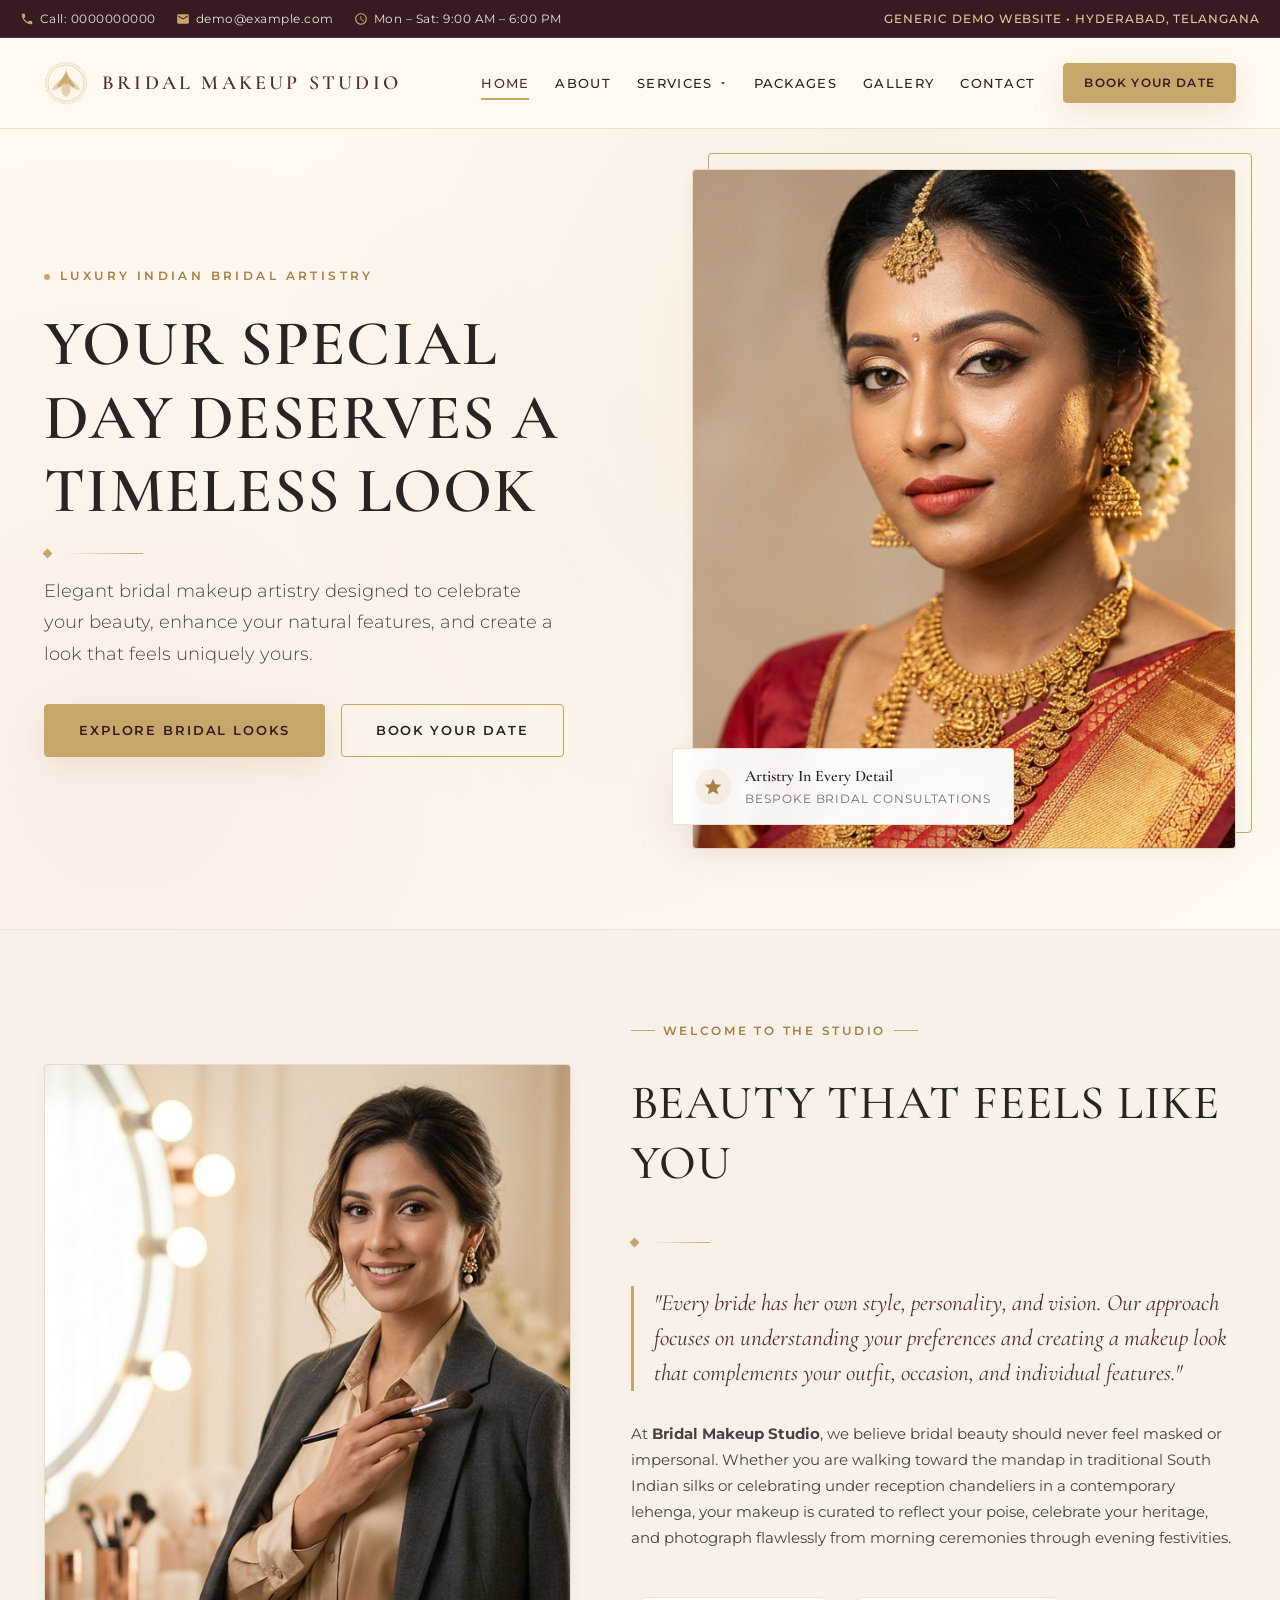
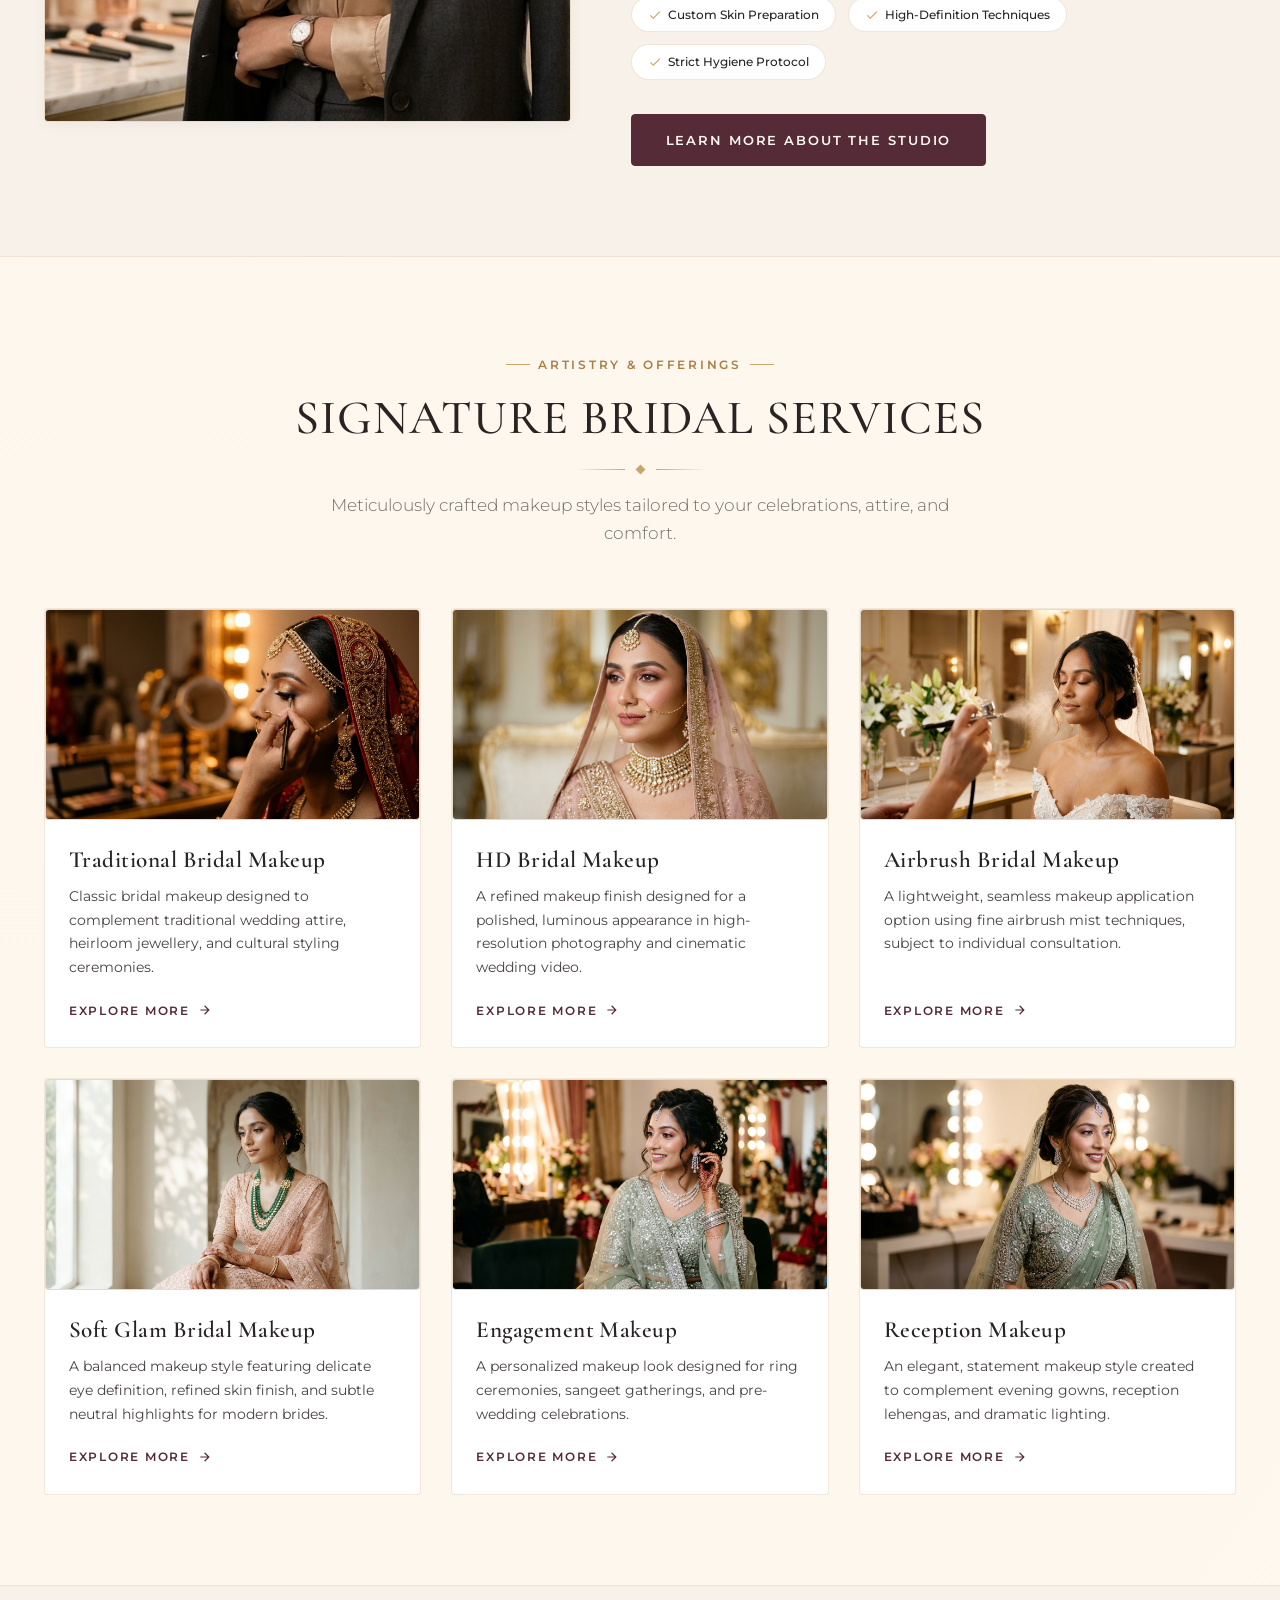
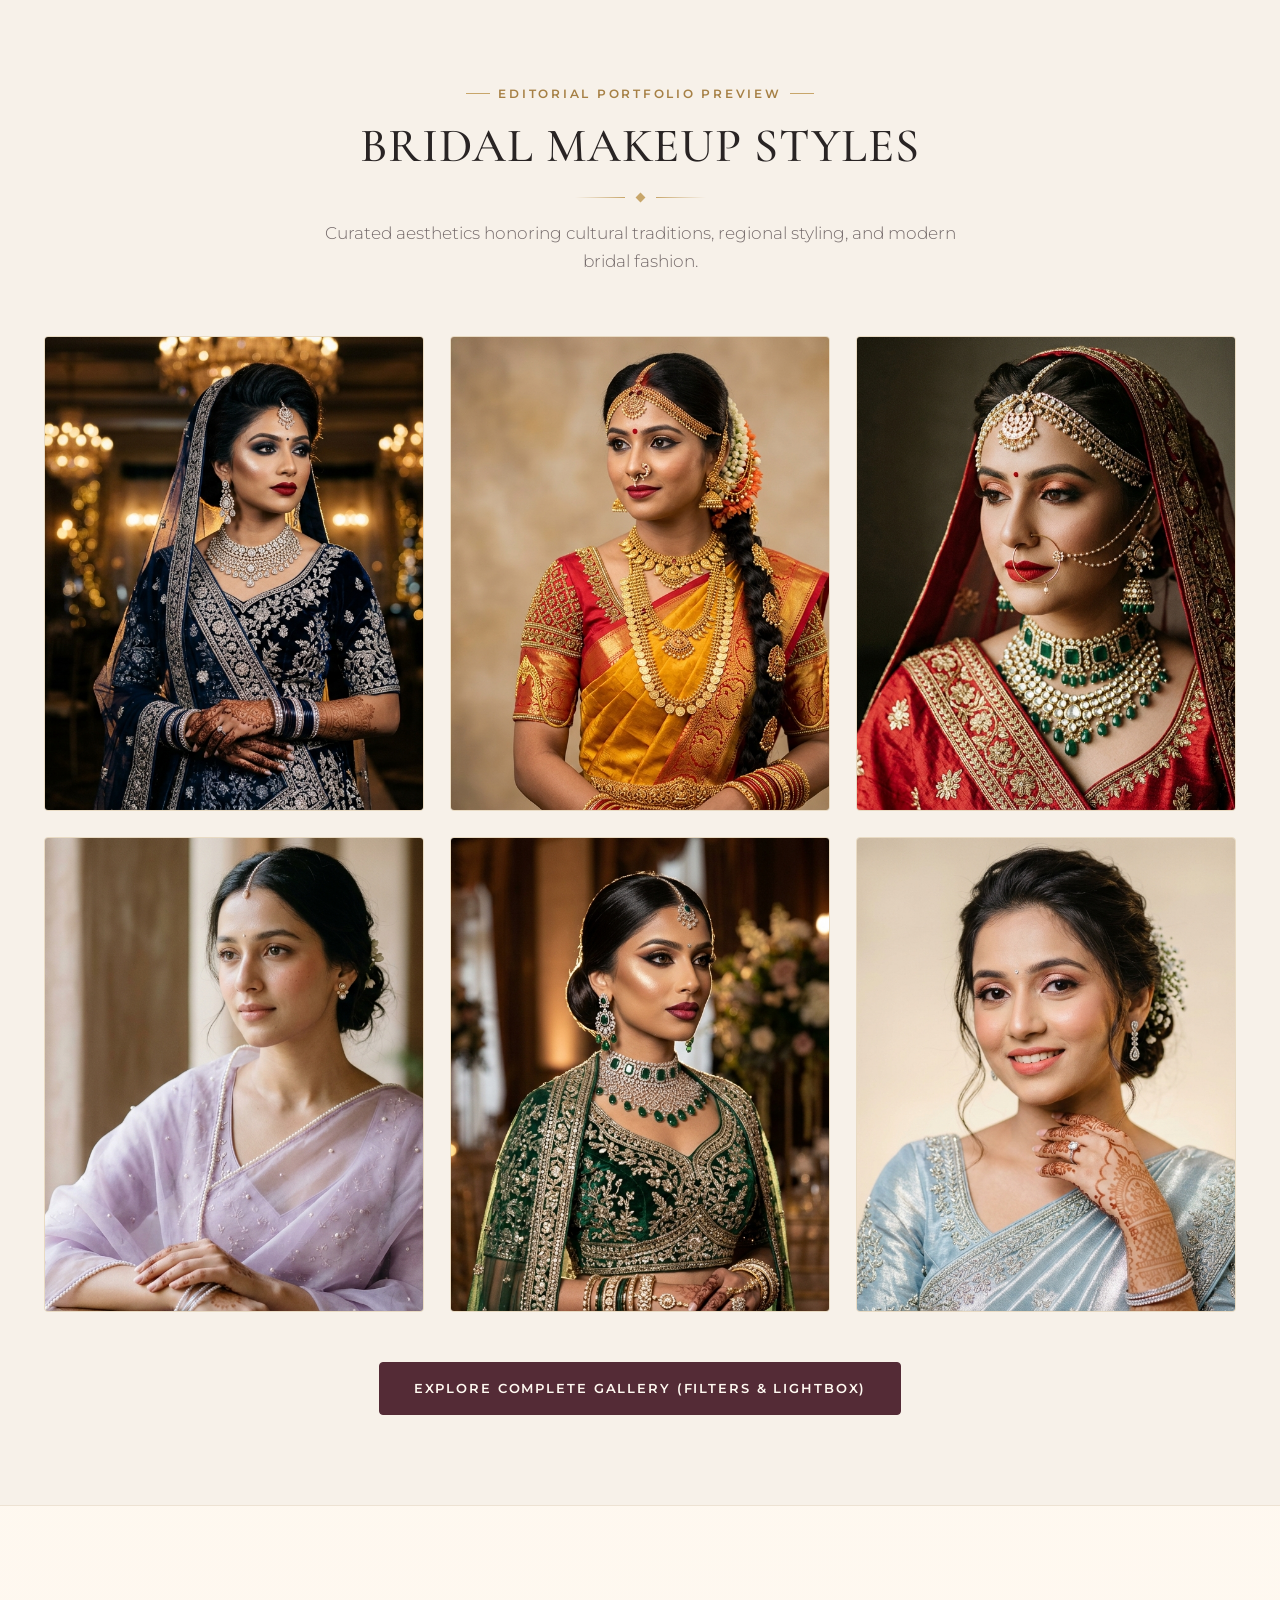
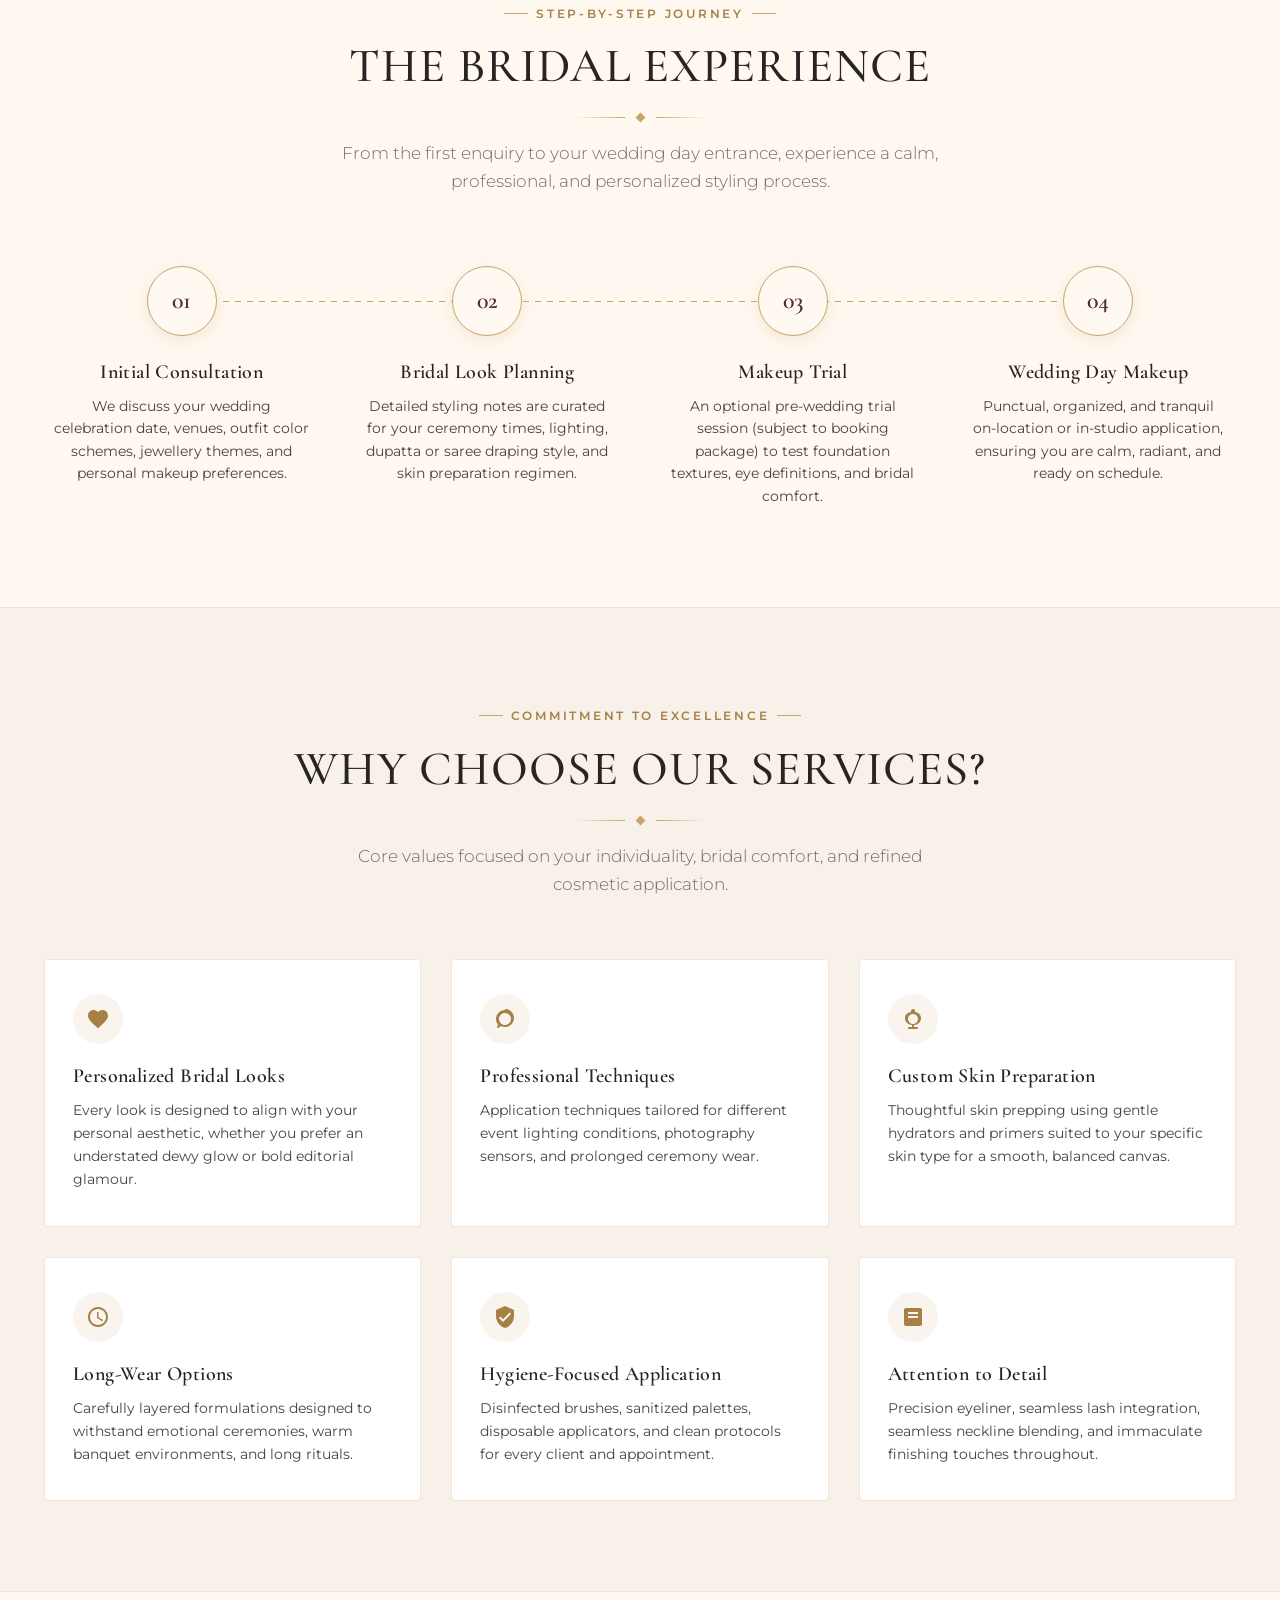
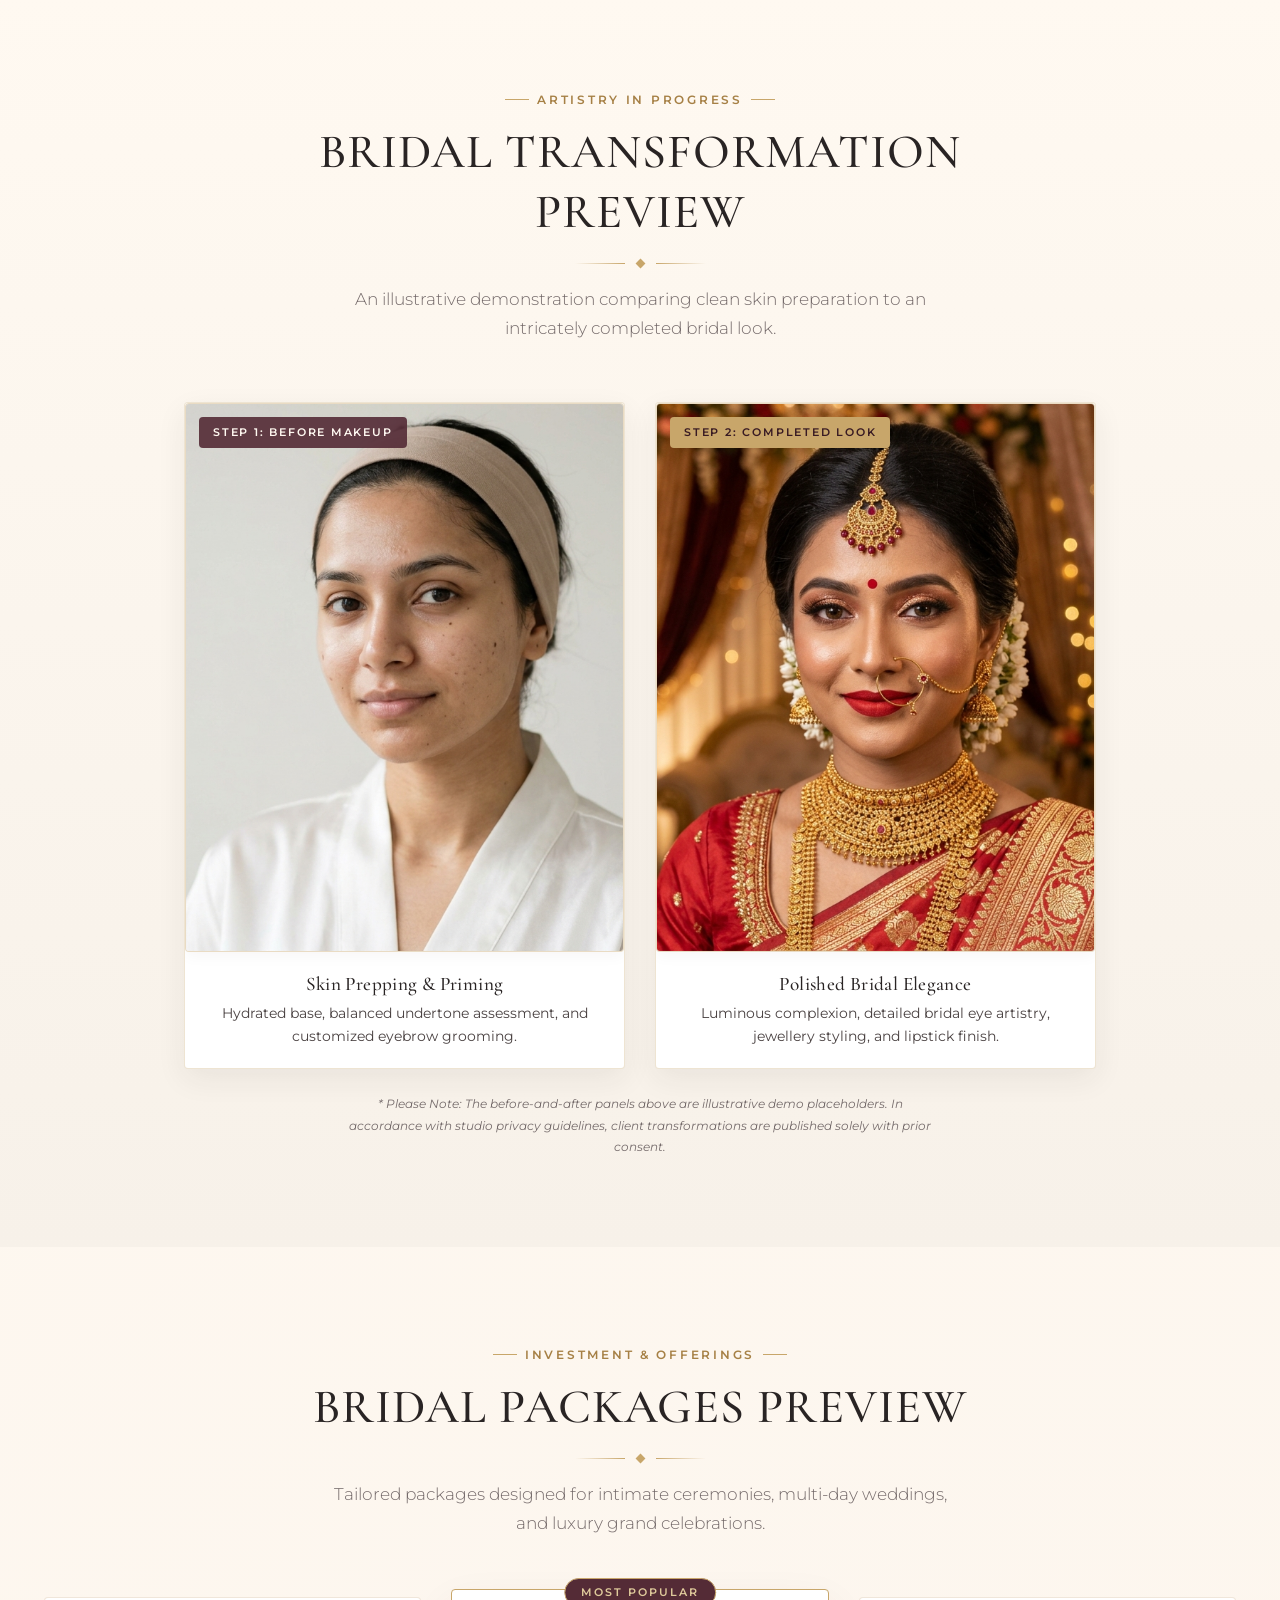
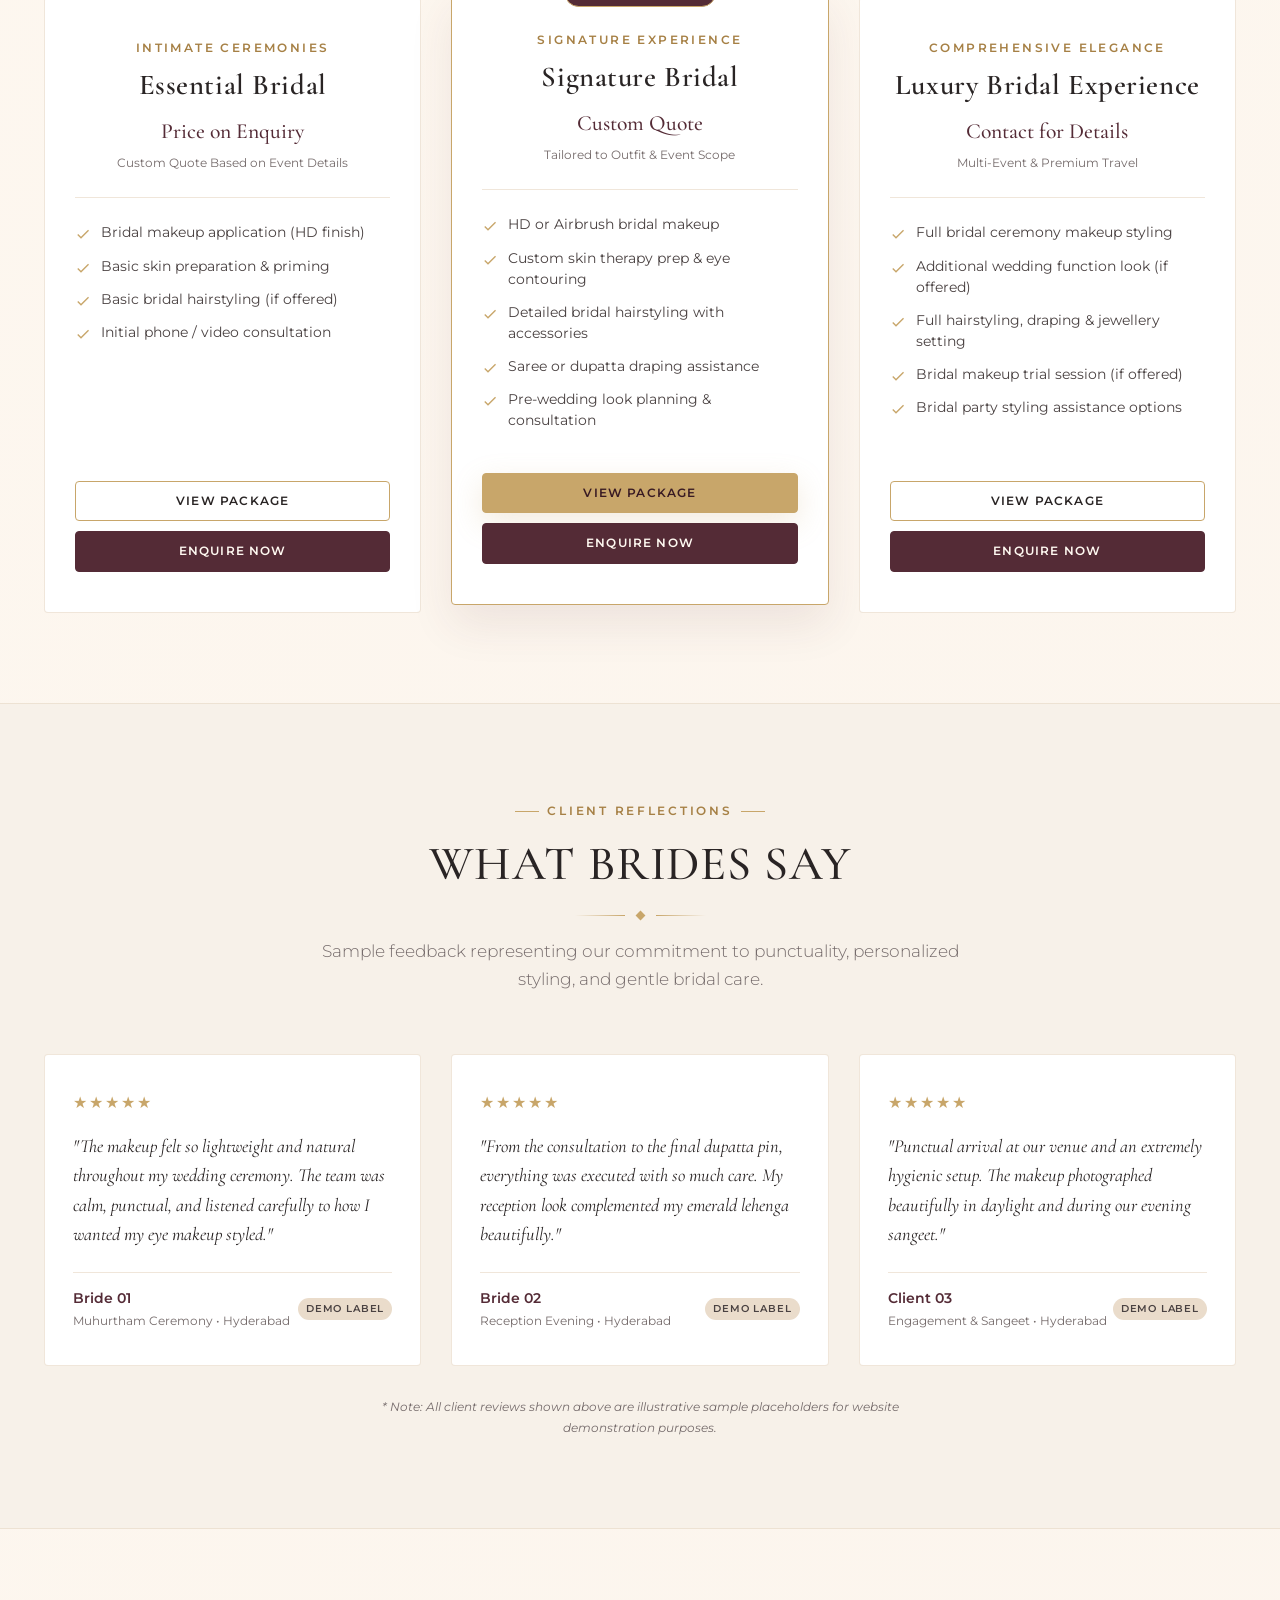
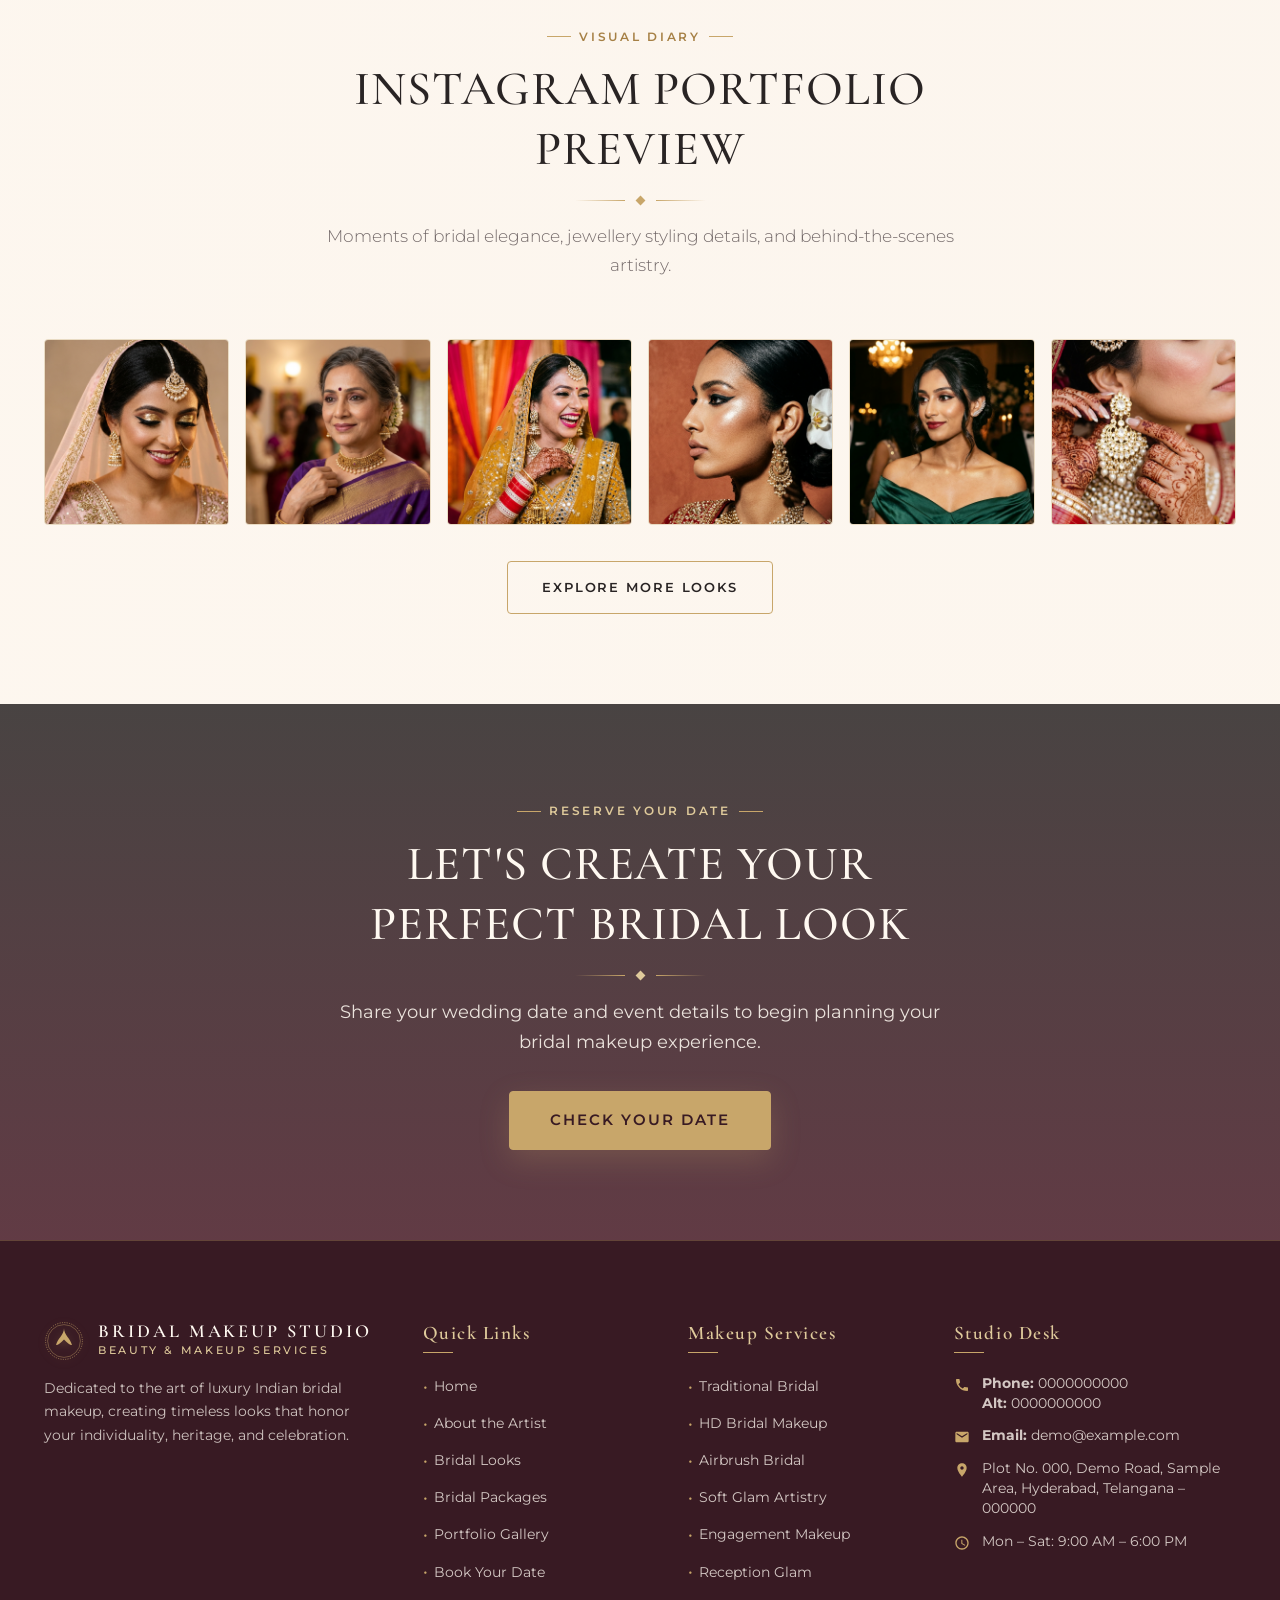
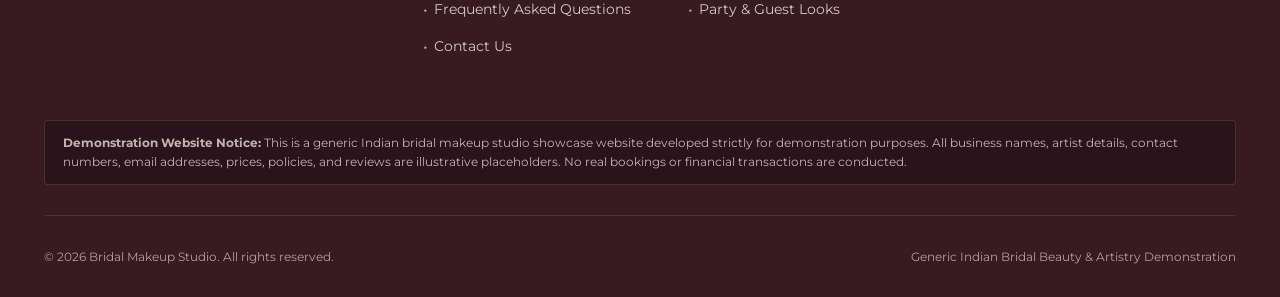
<file: index.html>
<!DOCTYPE html>
<html lang="en">
<head>
  <meta charset="UTF-8">
  <meta name="viewport" content="width=device-width, initial-scale=1.0">
  <title>Bridal Makeup Studio Website | Wedding and Reception Makeup Artistry</title>
  <meta name="description" content="Generic luxury Indian bridal makeup studio website showcasing bridal transformations, makeup styles, wedding packages, and booking enquiries.">
  <meta name="keywords" content="Bridal Makeup Studio, Bridal Makeup Artist, Wedding Makeup, HD Bridal Makeup, Airbrush Makeup, South Indian Bridal, Reception Makeup">
  
  <!-- Open Graph Metadata -->
  <meta property="og:title" content="Bridal Makeup Studio Website | Luxury Bridal Beauty">
  <meta property="og:description" content="Discover timeless Indian bridal makeup artistry, bespoke wedding packages, and elegant bridal transformations.">
  <meta property="og:type" content="website">

  <!-- Favicon Symbol -->
  <link rel="icon" type="image/svg+xml" href="data:image/svg+xml,<svg xmlns='http://www.w3.org/2000/svg' viewBox='0 0 100 100'><circle cx='50' cy='50' r='45' fill='%23542B36'/><circle cx='50' cy='50' r='40' stroke='%23C8A66A' stroke-width='2' fill='none'/><path d='M50 22 C50 36 34 45 30 60 C36 60 42 54 50 46 C58 54 64 60 70 60 C66 45 50 36 50 22 Z' fill='%23C8A66A'/></svg>">

  <!-- Core CSS -->
  <link rel="stylesheet" href="assets/css/style.css">
</head>
<body>

  <!-- Top Utility Bar -->
  <div class="top-bar">
    <div class="container top-bar-inner">
      <div class="top-bar-contact">
        <span class="top-bar-item">
          <svg viewBox="0 0 24 24"><path d="M6.62 10.79a15.05 15.05 0 006.59 6.59l2.2-2.2c.27-.27.67-.36 1.02-.24 1.12.37 2.33.57 3.57.57.55 0 1 .45 1 1V20c0 .55-.45 1-1 1-9.39 0-17-7.61-17-17 0-.55.45-1 1-1h3.5c.55 0 1 .45 1 1 0 1.25.2 2.45.57 3.57.11.35.03.74-.25 1.02l-2.2 2.2z"/></svg>
          Call: 0000000000
        </span>
        <span class="top-bar-item">
          <svg viewBox="0 0 24 24"><path d="M20 4H4c-1.1 0-1.99.9-1.99 2L2 18c0 1.1.9 2 2 2h16c1.1 0 2-.9 2-2V6c0-1.1-.9-2-2-2zm0 4l-8 5-8-5V6l8 5 8-5v2z"/></svg>
          demo@example.com
        </span>
        <span class="top-bar-item">
          <svg viewBox="0 0 24 24"><path d="M11.99 2C6.47 2 2 6.48 2 12s4.47 10 9.99 10C17.52 22 22 17.52 22 12S17.52 2 11.99 2zM12 20c-4.42 0-8-3.58-8-8s3.58-8 8-8 8 3.58 8 8-3.58 8-8 8zm.5-13H11v6l5.25 3.15.75-1.23-4.5-2.67z"/></svg>
          Mon – Sat: 9:00 AM – 6:00 PM
        </span>
      </div>
      <div class="top-bar-tag">
        Generic Demo Website • Hyderabad, Telangana
      </div>
    </div>
  </div>

  <!-- Sticky Luxury Header -->
  <header class="header">
    <div class="container header-inner">
      <a href="index.html" class="brand-logo-link" aria-label="Bridal Makeup Studio Home">
        <div class="logo-symbol">
          <svg viewBox="0 0 100 100" fill="none">
            <circle cx="50" cy="50" r="46" stroke="currentColor" stroke-width="1.5" stroke-dasharray="3 3"/>
            <circle cx="50" cy="50" r="41" stroke="currentColor" stroke-width="1"/>
            <path d="M50 18 C50 34 34 44 30 60 C36 60 42 54 50 46 C58 54 64 60 70 60 C66 44 50 34 50 18 Z" fill="currentColor" fill-opacity="0.9"/>
            <path d="M50 32 C42 42 22 52 18 66 C26 67 34 61 42 56 C38 66 40 76 50 82 C60 76 62 66 58 56 C66 61 74 67 82 66 C78 52 58 42 50 32 Z" fill="currentColor" fill-opacity="0.45"/>
            <circle cx="50" cy="50" r="3" fill="currentColor"/>
          </svg>
        </div>
        <div class="brand-text-wrap">
          <span class="brand-title">BRIDAL MAKEUP STUDIO</span>
          
        </div>
      </a>

      <!-- Desktop Nav -->
      <nav class="nav-desktop" aria-label="Main Navigation">
        <ul class="nav-links">
          <li class="nav-item"><a href="index.html" class="nav-link active">Home</a></li>
          <li class="nav-item"><a href="about.html" class="nav-link">About</a></li>
          <li class="nav-item dropdown">
            <a href="services.html" class="nav-link">
              Services
              <svg class="dropdown-arrow" viewBox="0 0 24 24"><path d="M7 10l5 5 5-5z"/></svg>
            </a>
            <div class="dropdown-menu">
              <a href="bridal-makeup.html" class="dropdown-link">Bridal Makeup</a>
              <a href="engagement-makeup.html" class="dropdown-link">Engagement Makeup</a>
              <a href="reception-makeup.html" class="dropdown-link">Reception Makeup</a>
              <a href="party-makeup.html" class="dropdown-link">Party Makeup</a>
              <a href="services.html#bridesmaid" class="dropdown-link">Bridesmaid Makeup</a>
              <a href="services.html#family" class="dropdown-link">Family Makeup</a>
              <a href="services.html" class="dropdown-link" style="font-weight: 600; border-top: 1px solid var(--border-subtle); margin-top: 4px;">View All Services</a>
            </div>
          </li>
        
          <li class="nav-item"><a href="bridal-packages.html" class="nav-link">Packages</a></li>
          <li class="nav-item"><a href="gallery.html" class="nav-link">Gallery</a></li>
          <li class="nav-item"><a href="contact.html" class="nav-link">Contact</a></li>
        </ul>
        <a href="booking.html" class="btn btn-primary btn-sm">Book Your Date</a>
      </nav>

      <!-- Mobile Hamburger Button -->
      <button class="mobile-toggle" id="mobileToggleBtn" aria-label="Toggle navigation menu" aria-expanded="false">
        <span></span>
        <span></span>
        <span></span>
      </button>
    </div>
  </header>

  <!-- Mobile Backdrop & Drawer -->
  <div class="mobile-nav-backdrop" id="mobileNavBackdrop"></div>
  <aside class="mobile-nav-drawer" id="mobileNavDrawer" aria-label="Mobile Navigation">
    <div>
      <div style="display: flex; align-items: center; gap: 10px; margin-bottom: 24px; padding-bottom: 16px; border-bottom: 1px solid var(--border-gold);">
        <div class="logo-symbol" style="width: 32px; height: 32px;">
          <svg viewBox="0 0 100 100" fill="none"><circle cx="50" cy="50" r="46" stroke="currentColor" stroke-width="2"/><path d="M50 20 C50 35 34 45 30 60 C36 60 42 54 50 46 C58 54 64 60 70 60 C66 45 50 35 50 20 Z" fill="currentColor"/></svg>
        </div>
        <div style="font-family: var(--font-serif); font-weight: 600; color: var(--deep-burgundy); font-size: 1.1rem;">
          BRIDAL MAKEUP STUDIO
        </div>
      </div>
      <ul class="mobile-nav-list">
        <li class="mobile-nav-item"><a href="index.html" class="active">Home</a></li>
        <li class="mobile-nav-item"><a href="about.html">About the Artist</a></li>
        <li class="mobile-nav-item">
          <div class="mobile-dropdown-title" id="mobileDropdownToggle">
            Makeup Services <span style="font-size: 1rem;">▾</span>
          </div>
          <div class="mobile-submenu" id="mobileSubmenu">
            <a href="bridal-makeup.html">Bridal Makeup</a>
            <a href="engagement-makeup.html">Engagement Makeup</a>
            <a href="reception-makeup.html">Reception Makeup</a>
            <a href="party-makeup.html">Party Makeup</a>
            <a href="services.html">All Services Overview</a>
          </div>
        </li>
        <li class="mobile-nav-item"><a href="bridal-makeup.html">Bridal Looks</a></li>
        <li class="mobile-nav-item"><a href="bridal-packages.html">Bridal Packages</a></li>
        <li class="mobile-nav-item"><a href="gallery.html">Portfolio Gallery</a></li>
        <li class="mobile-nav-item"><a href="faq.html">FAQs</a></li>
        <li class="mobile-nav-item"><a href="contact.html">Contact Us</a></li>
      </ul>
    </div>
    <div class="mobile-drawer-footer">
      <a href="booking.html" class="btn btn-primary" style="width: 100%;">Check Your Date</a>
      <div style="font-size: 0.75rem; text-align: center; color: var(--text-muted);">
        Plot No. 000, Demo Road, Sample Area, Hyderabad
      </div>
    </div>
  </aside>

  <!-- SECTION 1: HERO -->
  <section class="hero-editorial">
    <div class="container hero-grid">
      <div class="hero-content">
        <div class="hero-eyebrow">
          <span class="dot"></span> Luxury Indian Bridal Artistry
        </div>
        <h1 class="hero-title">
          YOUR SPECIAL DAY DESERVES A TIMELESS LOOK
        </h1>
        <div class="gold-ornament" style="justify-content: flex-start;">
          <div class="diamond"></div>
          <div class="line" style="width: 80px;"></div>
        </div>
        <p class="hero-description">
          Elegant bridal makeup artistry designed to celebrate your beauty, enhance your natural features, and create a look that feels uniquely yours.
        </p>
        <div class="btn-group">
          <a href="bridal-makeup.html" class="btn btn-primary">Explore Bridal Looks</a>
          <a href="booking.html" class="btn btn-secondary">Book Your Date</a>
        </div>
      </div>

      <div class="hero-image-wrap">
        <div class="hero-frame-accent"></div>
        <div class="img-box aspect-4-5">
          <img src="assets/images/hero-bridal-makeup.jpeg" alt="Timeless Indian Bridal Makeup - Bridal Makeup Studio" class="luxury-img aspect-4-5" loading="eager" onerror="this.onerror=null; this.src='images/hero-bridal-makeup.jpeg';">
        </div>
        <div class="hero-badge-floating">
          <div class="hero-badge-icon">
            <svg viewBox="0 0 24 24" style="width: 20px; height: 20px; fill: currentColor;"><path d="M12 17.27L18.18 21l-1.64-7.03L22 9.24l-7.19-.61L12 2 9.19 8.63 2 9.24l5.46 4.73L5.82 21z"/></svg>
          </div>
          <div>
            <div class="hero-badge-title">Artistry In Every Detail</div>
            <div class="hero-badge-sub">Bespoke Bridal Consultations</div>
          </div>
        </div>
      </div>
    </div>
  </section>

  <!-- SECTION 2: WELCOME TO BRIDAL MAKEUP STUDIO -->
  <section class="section section-alt">
    <div class="container welcome-grid">
      <div class="welcome-image-side">
        <div class="img-box aspect-4-5">
          <img src="assets/images/about-makeup-artist.jpeg" alt="Bridal Makeup Artist and Studio Workspace" class="luxury-img aspect-4-5" loading="lazy" onerror="this.onerror=null; this.src='images/about-makeup-artist.jpeg';">
        </div>
      </div>

      <div class="welcome-text-content">
        <span class="section-tag">Welcome to the Studio</span>
        <h2 class="section-title">BEAUTY THAT FEELS LIKE YOU</h2>
        <div class="gold-ornament" style="justify-content: flex-start; margin: 10px 0;">
          <div class="diamond"></div>
          <div class="line" style="width: 60px;"></div>
        </div>
        <p class="welcome-quote">
          "Every bride has her own style, personality, and vision. Our approach focuses on understanding your preferences and creating a makeup look that complements your outfit, occasion, and individual features."
        </p>
        <p>
          At <strong>Bridal Makeup Studio</strong>, we believe bridal beauty should never feel masked or impersonal. Whether you are walking toward the mandap in traditional South Indian silks or celebrating under reception chandeliers in a contemporary lehenga, your makeup is curated to reflect your poise, celebrate your heritage, and photograph flawlessly from morning ceremonies through evening festivities.
        </p>
        <div class="feature-pill-list">
          <span class="feature-pill">
            <svg viewBox="0 0 24 24"><path d="M9 16.17L4.83 12l-1.42 1.41L9 19 21 7l-1.41-1.41z"/></svg>
            Custom Skin Preparation
          </span>
          <span class="feature-pill">
            <svg viewBox="0 0 24 24"><path d="M9 16.17L4.83 12l-1.42 1.41L9 19 21 7l-1.41-1.41z"/></svg>
            High-Definition Techniques
          </span>
          <span class="feature-pill">
            <svg viewBox="0 0 24 24"><path d="M9 16.17L4.83 12l-1.42 1.41L9 19 21 7l-1.41-1.41z"/></svg>
            Strict Hygiene Protocol
          </span>
        </div>
        <div style="margin-top: 14px;">
          <a href="about.html" class="btn btn-burgundy">Learn More About the Studio</a>
        </div>
      </div>
    </div>
  </section>

  <!-- SECTION 3: SIGNATURE BRIDAL SERVICES -->
  <section class="section">
    <div class="container">
      <div class="section-header">
        <span class="section-tag">Artistry &amp; Offerings</span>
        <h2 class="section-title">SIGNATURE BRIDAL SERVICES</h2>
        <div class="gold-ornament">
          <div class="line"></div>
          <div class="diamond"></div>
          <div class="line right"></div>
        </div>
        <p class="section-subtitle">
          Meticulously crafted makeup styles tailored to your celebrations, attire, and comfort.
        </p>
      </div>

      <div class="services-card-grid">
        <!-- Service 1 -->
        <div class="service-card">
          <div class="service-card-img-wrap">
            <div class="img-box aspect-16-9">
              <img src="assets/images/traditional-bridal-service.jpeg" alt="Traditional Bridal Makeup" class="luxury-img aspect-16-9" loading="lazy" onerror="this.onerror=null; this.src='images/traditional-bridal-service.jpeg';">
            </div>
          </div>
          <div class="service-card-body">
            <h3 class="service-card-title">Traditional Bridal Makeup</h3>
            <p class="service-card-desc">
              Classic bridal makeup designed to complement traditional wedding attire, heirloom jewellery, and cultural styling ceremonies.
            </p>
            <a href="bridal-makeup.html" class="service-card-link">
              Explore More
              <svg viewBox="0 0 24 24"><path d="M12 4l-1.41 1.41L16.17 11H4v2h12.17l-5.58 5.59L12 20l8-8z"/></svg>
            </a>
          </div>
        </div>

        <!-- Service 2 -->
        <div class="service-card">
          <div class="service-card-img-wrap">
            <div class="img-box aspect-16-9">
              <img src="assets/images/hd-bridal-service.jpeg" alt="HD Bridal Makeup" class="luxury-img aspect-16-9" loading="lazy" onerror="this.onerror=null; this.src='images/hd-bridal-service.jpeg';">
            </div>
          </div>
          <div class="service-card-body">
            <h3 class="service-card-title">HD Bridal Makeup</h3>
            <p class="service-card-desc">
              A refined makeup finish designed for a polished, luminous appearance in high-resolution photography and cinematic wedding video.
            </p>
            <a href="bridal-makeup.html" class="service-card-link">
              Explore More
              <svg viewBox="0 0 24 24"><path d="M12 4l-1.41 1.41L16.17 11H4v2h12.17l-5.58 5.59L12 20l8-8z"/></svg>
            </a>
          </div>
        </div>

        <!-- Service 3 -->
        <div class="service-card">
          <div class="service-card-img-wrap">
            <div class="img-box aspect-16-9">
              <img src="assets/images/airbrush-bridal-service.jpeg" alt="Airbrush Bridal Makeup" class="luxury-img aspect-16-9" loading="lazy" onerror="this.onerror=null; this.src='images/airbrush-bridal-service.jpeg';">
            </div>
          </div>
          <div class="service-card-body">
            <h3 class="service-card-title">Airbrush Bridal Makeup</h3>
            <p class="service-card-desc">
              A lightweight, seamless makeup application option using fine airbrush mist techniques, subject to individual consultation.
            </p>
            <a href="bridal-makeup.html" class="service-card-link">
              Explore More
              <svg viewBox="0 0 24 24"><path d="M12 4l-1.41 1.41L16.17 11H4v2h12.17l-5.58 5.59L12 20l8-8z"/></svg>
            </a>
          </div>
        </div>

        <!-- Service 4 -->
        <div class="service-card">
          <div class="service-card-img-wrap">
            <div class="img-box aspect-16-9">
              <img src="assets/images/soft-glam-service.jpeg" alt="Soft Glam Bridal Makeup" class="luxury-img aspect-16-9" loading="lazy" onerror="this.onerror=null; this.src='images/soft-glam-service.jpeg';">
            </div>
          </div>
          <div class="service-card-body">
            <h3 class="service-card-title">Soft Glam Bridal Makeup</h3>
            <p class="service-card-desc">
              A balanced makeup style featuring delicate eye definition, refined skin finish, and subtle neutral highlights for modern brides.
            </p>
            <a href="services.html#soft-glam" class="service-card-link">
              Explore More
              <svg viewBox="0 0 24 24"><path d="M12 4l-1.41 1.41L16.17 11H4v2h12.17l-5.58 5.59L12 20l8-8z"/></svg>
            </a>
          </div>
        </div>

        <!-- Service 5 -->
        <div class="service-card">
          <div class="service-card-img-wrap">
            <div class="img-box aspect-16-9">
              <img src="assets/images/engagement-makeup-service.jpeg" alt="Engagement Makeup" class="luxury-img aspect-16-9" loading="lazy" onerror="this.onerror=null; this.src='images/engagement-makeup-service.jpeg';">
            </div>
          </div>
          <div class="service-card-body">
            <h3 class="service-card-title">Engagement Makeup</h3>
            <p class="service-card-desc">
              A personalized makeup look designed for ring ceremonies, sangeet gatherings, and pre-wedding celebrations.
            </p>
            <a href="engagement-makeup.html" class="service-card-link">
              Explore More
              <svg viewBox="0 0 24 24"><path d="M12 4l-1.41 1.41L16.17 11H4v2h12.17l-5.58 5.59L12 20l8-8z"/></svg>
            </a>
          </div>
        </div>

        <!-- Service 6 -->
        <div class="service-card">
          <div class="service-card-img-wrap">
            <div class="img-box aspect-16-9">
              <img src="assets/images/reception-makeup-service.jpeg" alt="Reception Makeup" class="luxury-img aspect-16-9" loading="lazy" onerror="this.onerror=null; this.src='images/reception-makeup-service.jpeg';">
            </div>
          </div>
          <div class="service-card-body">
            <h3 class="service-card-title">Reception Makeup</h3>
            <p class="service-card-desc">
              An elegant, statement makeup style created to complement evening gowns, reception lehengas, and dramatic lighting.
            </p>
            <a href="reception-makeup.html" class="service-card-link">
              Explore More
              <svg viewBox="0 0 24 24"><path d="M12 4l-1.41 1.41L16.17 11H4v2h12.17l-5.58 5.59L12 20l8-8z"/></svg>
            </a>
          </div>
        </div>
      </div>
    </div>
  </section>

  <!-- SECTION 4: BRIDAL MAKEUP PORTFOLIO PREVIEW -->
  <section class="section section-alt">
    <div class="container">
      <div class="section-header">
        <span class="section-tag">Editorial Portfolio Preview</span>
        <h2 class="section-title">BRIDAL MAKEUP STYLES</h2>
        <div class="gold-ornament">
          <div class="line"></div>
          <div class="diamond"></div>
          <div class="line right"></div>
        </div>
        <p class="section-subtitle">
          Curated aesthetics honoring cultural traditions, regional styling, and modern bridal fashion.
        </p>
      </div>

      <div class="gallery-grid">
        <!-- South Indian -->
        <div class="gallery-item">
          <div class="img-box aspect-4-5">
            <img src="assets/images/traditional-south-indian-bride.jpeg" alt="Traditional South Indian Bride" class="luxury-img aspect-4-5" loading="lazy" onerror="this.onerror=null; this.src='images/traditional-south-indian-bride.jpeg';">
          </div>
          <div class="gallery-overlay">
            <span class="gallery-tag">Traditional Heritage</span>
            <h4 class="gallery-title">Traditional South Indian Bridal</h4>
            <span class="gallery-action-hint">View in Full Gallery &rarr;</span>
          </div>
        </div>

        <!-- North Indian -->
        <div class="gallery-item">
          <div class="img-box aspect-4-5">
            <img src="assets/images/north-indian-bridal-look.jpeg" alt="North Indian Bridal Look" class="luxury-img aspect-4-5" loading="lazy" onerror="this.onerror=null; this.src='images/north-indian-bridal-look.jpeg';">
          </div>
          <div class="gallery-overlay">
            <span class="gallery-tag">Regal Elegance</span>
            <h4 class="gallery-title">North Indian Bridal Look</h4>
            <span class="gallery-action-hint">View in Full Gallery &rarr;</span>
          </div>
        </div>

        <!-- Contemporary -->
        <div class="gallery-item">
          <div class="img-box aspect-4-5">
            <img src="assets/images/contemporary-bridal-look.jpeg" alt="Contemporary Bridal Style" class="luxury-img aspect-4-5" loading="lazy" onerror="this.onerror=null; this.src='images/contemporary-bridal-look.jpeg';">
          </div>
          <div class="gallery-overlay">
            <span class="gallery-tag">Modern Fusion</span>
            <h4 class="gallery-title">Contemporary Bridal Style</h4>
            <span class="gallery-action-hint">View in Full Gallery &rarr;</span>
          </div>
        </div>

        <!-- Minimal -->
        <div class="gallery-item">
          <div class="img-box aspect-4-5">
            <img src="assets/images/minimal-bridal-makeup.jpeg" alt="Minimalist Bridal Finish" class="luxury-img aspect-4-5" loading="lazy" onerror="this.onerror=null; this.src='images/minimal-bridal-makeup.jpeg';">
          </div>
          <div class="gallery-overlay">
            <span class="gallery-tag">Understated Grace</span>
            <h4 class="gallery-title">Minimalist Bridal Finish</h4>
            <span class="gallery-action-hint">View in Full Gallery &rarr;</span>
          </div>
        </div>

        <!-- Reception Glam -->
        <div class="gallery-item">
          <div class="img-box aspect-4-5">
            <img src="assets/images/reception-makeup.jpeg" alt="Reception Evening Glam" class="luxury-img aspect-4-5" loading="lazy" onerror="this.onerror=null; this.src='images/reception-makeup.jpeg';">
          </div>
          <div class="gallery-overlay">
            <span class="gallery-tag">Evening Grandeur</span>
            <h4 class="gallery-title">Reception Evening Glam</h4>
            <span class="gallery-action-hint">View in Full Gallery &rarr;</span>
          </div>
        </div>

        <!-- Engagement Looks -->
        <div class="gallery-item">
          <div class="img-box aspect-4-5">
            <img src="assets/images/engagement-makeup.jpeg" alt="Celebration Engagement Look" class="luxury-img aspect-4-5" loading="lazy" onerror="this.onerror=null; this.src='images/engagement-makeup.jpeg';">
          </div>
          <div class="gallery-overlay">
            <span class="gallery-tag">Pre-Wedding Charm</span>
            <h4 class="gallery-title">Celebration Engagement Look</h4>
            <span class="gallery-action-hint">View in Full Gallery &rarr;</span>
          </div>
        </div>
      </div>

      <div class="text-center" style="margin-top: 50px;">
        <a href="gallery.html" class="btn btn-burgundy">Explore Complete Gallery (Filters &amp; Lightbox)</a>
      </div>
    </div>
  </section>

  <!-- SECTION 5: THE BRIDAL EXPERIENCE -->
  <section class="section">
    <div class="container">
      <div class="section-header">
        <span class="section-tag">Step-by-Step Journey</span>
        <h2 class="section-title">THE BRIDAL EXPERIENCE</h2>
        <div class="gold-ornament">
          <div class="line"></div>
          <div class="diamond"></div>
          <div class="line right"></div>
        </div>
        <p class="section-subtitle">
          From the first enquiry to your wedding day entrance, experience a calm, professional, and personalized styling process.
        </p>
      </div>

      <div class="experience-timeline">
        <!-- Step 1 -->
        <div class="step-card">
          <div class="step-number-wrap">
            <span class="step-number">01</span>
          </div>
          <h3 class="step-title">Initial Consultation</h3>
          <p class="step-desc">
            We discuss your wedding celebration date, venues, outfit color schemes, jewellery themes, and personal makeup preferences.
          </p>
        </div>

        <!-- Step 2 -->
        <div class="step-card">
          <div class="step-number-wrap">
            <span class="step-number">02</span>
          </div>
          <h3 class="step-title">Bridal Look Planning</h3>
          <p class="step-desc">
            Detailed styling notes are curated for your ceremony times, lighting, dupatta or saree draping style, and skin preparation regimen.
          </p>
        </div>

        <!-- Step 3 -->
        <div class="step-card">
          <div class="step-number-wrap">
            <span class="step-number">03</span>
          </div>
          <h3 class="step-title">Makeup Trial</h3>
          <p class="step-desc">
            An optional pre-wedding trial session (subject to booking package) to test foundation textures, eye definitions, and bridal comfort.
          </p>
        </div>

        <!-- Step 4 -->
        <div class="step-card">
          <div class="step-number-wrap">
            <span class="step-number">04</span>
          </div>
          <h3 class="step-title">Wedding Day Makeup</h3>
          <p class="step-desc">
            Punctual, organized, and tranquil on-location or in-studio application, ensuring you are calm, radiant, and ready on schedule.
          </p>
        </div>
      </div>
    </div>
  </section>

  <!-- SECTION 6: WHY CHOOSE OUR BRIDAL MAKEUP SERVICES? -->
  <section class="section section-alt">
    <div class="container">
      <div class="section-header">
        <span class="section-tag">Commitment to Excellence</span>
        <h2 class="section-title">WHY CHOOSE OUR SERVICES?</h2>
        <div class="gold-ornament">
          <div class="line"></div>
          <div class="diamond"></div>
          <div class="line right"></div>
        </div>
        <p class="section-subtitle">
          Core values focused on your individuality, bridal comfort, and refined cosmetic application.
        </p>
      </div>

      <div class="features-grid">
        <!-- Feature 1 -->
        <div class="feature-box">
          <div class="feature-box-icon">
            <svg viewBox="0 0 24 24"><path d="M12 21.35l-1.45-1.32C5.4 15.36 2 12.28 2 8.5 2 5.42 4.42 3 7.5 3c1.74 0 3.41.81 4.5 2.09C13.09 3.81 14.76 3 16.5 3 19.58 3 22 5.42 22 8.5c0 3.78-3.4 6.86-8.55 11.54L12 21.35z"/></svg>
          </div>
          <h4 class="feature-box-title">Personalized Bridal Looks</h4>
          <p class="feature-box-desc">
            Every look is designed to align with your personal aesthetic, whether you prefer an understated dewy glow or bold editorial glamour.
          </p>
        </div>

        <!-- Feature 2 -->
        <div class="feature-box">
          <div class="feature-box-icon">
            <svg viewBox="0 0 24 24"><path d="M12 3c-4.97 0-9 4.03-9 9 0 2.12.74 4.07 1.97 5.61L4.35 19.4c-.39.39-.39 1.02 0 1.41.39.39 1.02.39 1.41 0l1.9-1.9C9.28 19.64 10.59 20 12 20c4.97 0 9-4.03 9-9s-4.03-9-9-9zm0 15c-3.31 0-6-2.69-6-6s2.69-6 6-6 6 2.69 6 6-2.69 6-6 6z"/></svg>
          </div>
          <h4 class="feature-box-title">Professional Techniques</h4>
          <p class="feature-box-desc">
            Application techniques tailored for different event lighting conditions, photography sensors, and prolonged ceremony wear.
          </p>
        </div>

        <!-- Feature 3 -->
        <div class="feature-box">
          <div class="feature-box-icon">
            <svg viewBox="0 0 24 24"><path d="M12 2c1.1 0 2 .9 2 2v1.1C17.61 5.57 20 8.01 20 11c0 3.87-3.13 7-7 7v2h3c.55 0 1 .45 1 1s-.45 1-1 1H8c-.55 0-1-.45-1-1s.45-1 1-1h3v-2c-3.87 0-7-3.13-7-7 0-2.99 2.39-5.43 6-5.9V4c0-1.1.9-2 2-2zm0 5c-2.76 0-5 2.24-5 5s2.24 5 5 5 5-2.24 5-5-2.24-5-5-5z"/></svg>
          </div>
          <h4 class="feature-box-title">Custom Skin Preparation</h4>
          <p class="feature-box-desc">
            Thoughtful skin prepping using gentle hydrators and primers suited to your specific skin type for a smooth, balanced canvas.
          </p>
        </div>

        <!-- Feature 4 -->
        <div class="feature-box">
          <div class="feature-box-icon">
            <svg viewBox="0 0 24 24"><path d="M11.99 2C6.47 2 2 6.48 2 12s4.47 10 9.99 10C17.52 22 22 17.52 22 12S17.52 2 11.99 2zM12 20c-4.42 0-8-3.58-8-8s3.58-8 8-8 8 3.58 8 8-3.58 8-8 8zm.5-13H11v6l5.25 3.15.75-1.23-4.5-2.67z"/></svg>
          </div>
          <h4 class="feature-box-title">Long-Wear Options</h4>
          <p class="feature-box-desc">
            Carefully layered formulations designed to withstand emotional ceremonies, warm banquet environments, and long rituals.
          </p>
        </div>

        <!-- Feature 5 -->
        <div class="feature-box">
          <div class="feature-box-icon">
            <svg viewBox="0 0 24 24"><path d="M12 1L3 5v6c0 5.55 3.84 10.74 9 12 5.16-1.26 9-6.45 9-12V5l-9-4zm-2 16l-4-4 1.41-1.41L10 14.17l6.59-6.59L18 9l-8 8z"/></svg>
          </div>
          <h4 class="feature-box-title">Hygiene-Focused Application</h4>
          <p class="feature-box-desc">
            Disinfected brushes, sanitized palettes, disposable applicators, and clean protocols for every client and appointment.
          </p>
        </div>

        <!-- Feature 6 -->
        <div class="feature-box">
          <div class="feature-box-icon">
            <svg viewBox="0 0 24 24"><path d="M19 3H5c-1.1 0-2 .9-2 2v14c0 1.1.9 2 2 2h14c1.1 0 2-.9 2-2V5c0-1.1-.9-2-2-2zm-2 10H7v-2h10v2zm0-4H7V7h10v2z"/></svg>
          </div>
          <h4 class="feature-box-title">Attention to Detail</h4>
          <p class="feature-box-desc">
            Precision eyeliner, seamless lash integration, seamless neckline blending, and immaculate finishing touches throughout.
          </p>
        </div>
      </div>
    </div>
  </section>

  <!-- SECTION 7: BRIDAL TRANSFORMATION PREVIEW -->
  <section class="section transformation-section">
    <div class="container transformation-wrapper">
      <div class="section-header">
        <span class="section-tag">Artistry in Progress</span>
        <h2 class="section-title">BRIDAL TRANSFORMATION PREVIEW</h2>
        <div class="gold-ornament">
          <div class="line"></div>
          <div class="diamond"></div>
          <div class="line right"></div>
        </div>
        <p class="section-subtitle">
          An illustrative demonstration comparing clean skin preparation to an intricately completed bridal look.
        </p>
      </div>

      <div class="transformation-grid">
        <!-- Before -->
        <div class="transformation-card">
          <div class="transformation-label-badge">Step 1: Before Makeup</div>
          <div class="img-box aspect-4-5">
            <img src="assets/images/bridal-transformation-before.jpeg" alt="Natural Skin Preparation - Before Makeup" class="luxury-img aspect-4-5" loading="lazy" onerror="this.onerror=null; this.src='images/bridal-transformation-before.jpeg';">
          </div>
          <div class="transformation-card-body">
            <h4 style="font-family: var(--font-serif); font-size: 1.2rem; color: var(--charcoal); margin-bottom: 6px;">
              Skin Prepping &amp; Priming
            </h4>
            <p style="font-size: 0.85rem; color: var(--charcoal-light);">
              Hydrated base, balanced undertone assessment, and customized eyebrow grooming.
            </p>
          </div>
        </div>

        <!-- After -->
        <div class="transformation-card after">
          <div class="transformation-label-badge">Step 2: Completed Look</div>
          <div class="img-box aspect-4-5">
            <img src="assets/images/bridal-transformation-after.jpeg" alt="Completed Bridal Artistry - After Makeup" class="luxury-img aspect-4-5" loading="lazy" onerror="this.onerror=null; this.src='images/bridal-transformation-after.jpeg';">
          </div>
          <div class="transformation-card-body">
            <h4 style="font-family: var(--font-serif); font-size: 1.2rem; color: var(--charcoal); margin-bottom: 6px;">
              Polished Bridal Elegance
            </h4>
            <p style="font-size: 0.85rem; color: var(--charcoal-light);">
              Luminous complexion, detailed bridal eye artistry, jewellery styling, and lipstick finish.
            </p>
          </div>
        </div>
      </div>

      <div class="demo-disclosure-note">
        * Please Note: The before-and-after panels above are illustrative demo placeholders. In accordance with studio privacy guidelines, client transformations are published solely with prior consent.
      </div>
    </div>
  </section>

  <!-- SECTION 8: BRIDAL PACKAGES PREVIEW -->
  <section class="section">
    <div class="container">
      <div class="section-header">
        <span class="section-tag">Investment &amp; Offerings</span>
        <h2 class="section-title">BRIDAL PACKAGES PREVIEW</h2>
        <div class="gold-ornament">
          <div class="line"></div>
          <div class="diamond"></div>
          <div class="line right"></div>
        </div>
        <p class="section-subtitle">
          Tailored packages designed for intimate ceremonies, multi-day weddings, and luxury grand celebrations.
        </p>
      </div>

      <div class="packages-grid">
        <!-- Package 1: Essential -->
        <div class="package-card">
          <div class="package-header">
            <div class="package-tier">Intimate Ceremonies</div>
            <h3 class="package-title">Essential Bridal</h3>
            <div class="package-price-tag">Price on Enquiry</div>
            <div class="package-price-sub">Custom Quote Based on Event Details</div>
          </div>
          <div class="package-inclusions">
            <div class="inclusion-item">
              <svg viewBox="0 0 24 24"><path d="M9 16.17L4.83 12l-1.42 1.41L9 19 21 7l-1.41-1.41z"/></svg>
              <span>Bridal makeup application (HD finish)</span>
            </div>
            <div class="inclusion-item">
              <svg viewBox="0 0 24 24"><path d="M9 16.17L4.83 12l-1.42 1.41L9 19 21 7l-1.41-1.41z"/></svg>
              <span>Basic skin preparation &amp; priming</span>
            </div>
            <div class="inclusion-item">
              <svg viewBox="0 0 24 24"><path d="M9 16.17L4.83 12l-1.42 1.41L9 19 21 7l-1.41-1.41z"/></svg>
              <span>Basic bridal hairstyling (if offered)</span>
            </div>
            <div class="inclusion-item">
              <svg viewBox="0 0 24 24"><path d="M9 16.17L4.83 12l-1.42 1.41L9 19 21 7l-1.41-1.41z"/></svg>
              <span>Initial phone / video consultation</span>
            </div>
          </div>
          <div class="package-actions">
            <a href="bridal-packages.html" class="btn btn-secondary btn-sm">View Package</a>
            <a href="booking.html" class="btn btn-burgundy btn-sm">Enquire Now</a>
          </div>
        </div>

        <!-- Package 2: Signature -->
        <div class="package-card featured">
          <div class="featured-ribbon">Most Popular</div>
          <div class="package-header">
            <div class="package-tier">Signature Experience</div>
            <h3 class="package-title">Signature Bridal</h3>
            <div class="package-price-tag">Custom Quote</div>
            <div class="package-price-sub">Tailored to Outfit &amp; Event Scope</div>
          </div>
          <div class="package-inclusions">
            <div class="inclusion-item">
              <svg viewBox="0 0 24 24"><path d="M9 16.17L4.83 12l-1.42 1.41L9 19 21 7l-1.41-1.41z"/></svg>
              <span>HD or Airbrush bridal makeup</span>
            </div>
            <div class="inclusion-item">
              <svg viewBox="0 0 24 24"><path d="M9 16.17L4.83 12l-1.42 1.41L9 19 21 7l-1.41-1.41z"/></svg>
              <span>Custom skin therapy prep &amp; eye contouring</span>
            </div>
            <div class="inclusion-item">
              <svg viewBox="0 0 24 24"><path d="M9 16.17L4.83 12l-1.42 1.41L9 19 21 7l-1.41-1.41z"/></svg>
              <span>Detailed bridal hairstyling with accessories</span>
            </div>
            <div class="inclusion-item">
              <svg viewBox="0 0 24 24"><path d="M9 16.17L4.83 12l-1.42 1.41L9 19 21 7l-1.41-1.41z"/></svg>
              <span>Saree or dupatta draping assistance</span>
            </div>
            <div class="inclusion-item">
              <svg viewBox="0 0 24 24"><path d="M9 16.17L4.83 12l-1.42 1.41L9 19 21 7l-1.41-1.41z"/></svg>
              <span>Pre-wedding look planning &amp; consultation</span>
            </div>
          </div>
          <div class="package-actions">
            <a href="bridal-packages.html" class="btn btn-primary btn-sm">View Package</a>
            <a href="booking.html" class="btn btn-burgundy btn-sm">Enquire Now</a>
          </div>
        </div>

        <!-- Package 3: Luxury -->
        <div class="package-card">
          <div class="package-header">
            <div class="package-tier">Comprehensive Elegance</div>
            <h3 class="package-title">Luxury Bridal Experience</h3>
            <div class="package-price-tag">Contact for Details</div>
            <div class="package-price-sub">Multi-Event &amp; Premium Travel</div>
          </div>
          <div class="package-inclusions">
            <div class="inclusion-item">
              <svg viewBox="0 0 24 24"><path d="M9 16.17L4.83 12l-1.42 1.41L9 19 21 7l-1.41-1.41z"/></svg>
              <span>Full bridal ceremony makeup styling</span>
            </div>
            <div class="inclusion-item">
              <svg viewBox="0 0 24 24"><path d="M9 16.17L4.83 12l-1.42 1.41L9 19 21 7l-1.41-1.41z"/></svg>
              <span>Additional wedding function look (if offered)</span>
            </div>
            <div class="inclusion-item">
              <svg viewBox="0 0 24 24"><path d="M9 16.17L4.83 12l-1.42 1.41L9 19 21 7l-1.41-1.41z"/></svg>
              <span>Full hairstyling, draping &amp; jewellery setting</span>
            </div>
            <div class="inclusion-item">
              <svg viewBox="0 0 24 24"><path d="M9 16.17L4.83 12l-1.42 1.41L9 19 21 7l-1.41-1.41z"/></svg>
              <span>Bridal makeup trial session (if offered)</span>
            </div>
            <div class="inclusion-item">
              <svg viewBox="0 0 24 24"><path d="M9 16.17L4.83 12l-1.42 1.41L9 19 21 7l-1.41-1.41z"/></svg>
              <span>Bridal party styling assistance options</span>
            </div>
          </div>
          <div class="package-actions">
            <a href="bridal-packages.html" class="btn btn-secondary btn-sm">View Package</a>
            <a href="booking.html" class="btn btn-burgundy btn-sm">Enquire Now</a>
          </div>
        </div>
      </div>
    </div>
  </section>

  <!-- SECTION 9: CLIENT TESTIMONIALS -->
  <section class="section section-alt">
    <div class="container">
      <div class="section-header">
        <span class="section-tag">Client Reflections</span>
        <h2 class="section-title">WHAT BRIDES SAY</h2>
        <div class="gold-ornament">
          <div class="line"></div>
          <div class="diamond"></div>
          <div class="line right"></div>
        </div>
        <p class="section-subtitle">
          Sample feedback representing our commitment to punctuality, personalized styling, and gentle bridal care.
        </p>
      </div>

      <div class="testimonials-grid">
        <!-- Testimonial 1 -->
        <div class="testimonial-card">
          <div class="testimonial-stars">★★★★★</div>
          <p class="testimonial-text">
            "The makeup felt so lightweight and natural throughout my wedding ceremony. The team was calm, punctual, and listened carefully to how I wanted my eye makeup styled."
          </p>
          <div class="testimonial-author-wrap">
            <div>
              <div class="author-name">Bride 01</div>
              <div class="author-role">Muhurtham Ceremony • Hyderabad</div>
            </div>
            <span class="demo-test-pill">Demo Label</span>
          </div>
        </div>

        <!-- Testimonial 2 -->
        <div class="testimonial-card">
          <div class="testimonial-stars">★★★★★</div>
          <p class="testimonial-text">
            "From the consultation to the final dupatta pin, everything was executed with so much care. My reception look complemented my emerald lehenga beautifully."
          </p>
          <div class="testimonial-author-wrap">
            <div>
              <div class="author-name">Bride 02</div>
              <div class="author-role">Reception Evening • Hyderabad</div>
            </div>
            <span class="demo-test-pill">Demo Label</span>
          </div>
        </div>

        <!-- Testimonial 3 -->
        <div class="testimonial-card">
          <div class="testimonial-stars">★★★★★</div>
          <p class="testimonial-text">
            "Punctual arrival at our venue and an extremely hygienic setup. The makeup photographed beautifully in daylight and during our evening sangeet."
          </p>
          <div class="testimonial-author-wrap">
            <div>
              <div class="author-name">Client 03</div>
              <div class="author-role">Engagement &amp; Sangeet • Hyderabad</div>
            </div>
            <span class="demo-test-pill">Demo Label</span>
          </div>
        </div>
      </div>

      <div class="demo-disclosure-note" style="margin-top: 30px;">
        * Note: All client reviews shown above are illustrative sample placeholders for website demonstration purposes.
      </div>
    </div>
  </section>

  <!-- SECTION 10: INSTAGRAM PORTFOLIO PREVIEW (6-GRID) -->
  <section class="section">
    <div class="container">
      <div class="section-header">
        <span class="section-tag">Visual Diary</span>
        <h2 class="section-title">INSTAGRAM PORTFOLIO PREVIEW</h2>
        <div class="gold-ornament">
          <div class="line"></div>
          <div class="diamond"></div>
          <div class="line right"></div>
        </div>
        <p class="section-subtitle">
          Moments of bridal elegance, jewellery styling details, and behind-the-scenes artistry.
        </p>
      </div>

      <div class="instagram-grid">
        <!-- Item 1 -->
        <div class="instagram-item">
          <div class="img-box aspect-1-1">
            <img src="assets/images/bridal-gallery-01.jpeg" alt="Bridal Makeup Look 1" class="luxury-img aspect-1-1" loading="lazy" onerror="this.onerror=null; this.src='images/bridal-gallery-01.jpeg';">
          </div>
          <div class="instagram-overlay">
            <svg viewBox="0 0 24 24"><path d="M12 2.163c3.204 0 3.584.012 4.85.07 3.252.148 4.771 1.691 4.919 4.919.058 1.265.069 1.645.069 4.849 0 3.205-.012 3.584-.069 4.849-.149 3.225-1.664 4.771-4.919 4.919-1.266.058-1.644.07-4.85.07-3.204 0-3.584-.012-4.849-.07-3.26-.149-4.771-1.699-4.919-4.92-.058-1.265-.07-1.644-.07-4.849 0-3.204.013-3.583.07-4.849.149-3.227 1.664-4.771 4.919-4.919 1.266-.057 1.645-.069 4.849-.069zm0-2.163c-3.259 0-3.667.014-4.947.072-4.358.2-6.78 2.618-6.98 6.98-.059 1.281-.073 1.689-.073 4.948 0 3.259.014 3.668.072 4.948.2 4.358 2.618 6.78 6.98 6.98 1.281.058 1.689.072 4.948.072 3.259 0 3.668-.014 4.948-.072 4.354-.2 6.782-2.618 6.979-6.98.059-1.28.073-1.689.073-4.948 0-3.259-.014-3.667-.072-4.947-.196-4.354-2.617-6.78-6.979-6.98-1.281-.059-1.69-.073-4.949-.073zm0 5.838c-3.403 0-6.162 2.759-6.162 6.162s2.759 6.163 6.162 6.163 6.162-2.759 6.162-6.163c0-3.403-2.759-6.162-6.162-6.162zm0 10.162c-2.209 0-4-1.79-4-4 0-2.209 1.791-4 4-4s4 1.791 4 4c0 2.21-1.791 4-4 4zm6.406-11.845c-.796 0-1.441.645-1.441 1.44s.645 1.44 1.441 1.44c.795 0 1.439-.645 1.439-1.44s-.644-1.44-1.439-1.44z"/></svg>
          </div>
        </div>

        <!-- Item 2 -->
        <div class="instagram-item">
          <div class="img-box aspect-1-1">
            <img src="assets/images/bridal-gallery-02.jpeg" alt="Bridal Makeup Look 2" class="luxury-img aspect-1-1" loading="lazy" onerror="this.onerror=null; this.src='images/bridal-gallery-02.jpeg';">
          </div>
          <div class="instagram-overlay">
            <svg viewBox="0 0 24 24"><path d="M12 2.163c3.204 0 3.584.012 4.85.07 3.252.148 4.771 1.691 4.919 4.919.058 1.265.069 1.645.069 4.849 0 3.205-.012 3.584-.069 4.849-.149 3.225-1.664 4.771-4.919 4.919-1.266.058-1.644.07-4.85.07-3.204 0-3.584-.012-4.849-.07-3.26-.149-4.771-1.699-4.919-4.92-.058-1.265-.07-1.644-.07-4.849 0-3.204.013-3.583.07-4.849.149-3.227 1.664-4.771 4.919-4.919 1.266-.057 1.645-.069 4.849-.069zm0-2.163c-3.259 0-3.667.014-4.947.072-4.358.2-6.78 2.618-6.98 6.98-.059 1.281-.073 1.689-.073 4.948 0 3.259.014 3.668.072 4.948.2 4.358 2.618 6.78 6.98 6.98 1.281.058 1.689.072 4.948.072 3.259 0 3.668-.014 4.948-.072 4.354-.2 6.782-2.618 6.979-6.98.059-1.28.073-1.689.073-4.948 0-3.259-.014-3.667-.072-4.947-.196-4.354-2.617-6.78-6.979-6.98-1.281-.059-1.69-.073-4.949-.073zm0 5.838c-3.403 0-6.162 2.759-6.162 6.162s2.759 6.163 6.162 6.163 6.162-2.759 6.162-6.163c0-3.403-2.759-6.162-6.162-6.162zm0 10.162c-2.209 0-4-1.79-4-4 0-2.209 1.791-4 4-4s4 1.791 4 4c0 2.21-1.791 4-4 4zm6.406-11.845c-.796 0-1.441.645-1.441 1.44s.645 1.44 1.441 1.44c.795 0 1.439-.645 1.439-1.44s-.644-1.44-1.439-1.44z"/></svg>
          </div>
        </div>

        <!-- Item 3 -->
        <div class="instagram-item">
          <div class="img-box aspect-1-1">
            <img src="assets/images/bridal-gallery-03.jpeg" alt="Bridal Makeup Look 3" class="luxury-img aspect-1-1" loading="lazy" onerror="this.onerror=null; this.src='images/bridal-gallery-03.jpeg';">
          </div>
          <div class="instagram-overlay">
            <svg viewBox="0 0 24 24"><path d="M12 2.163c3.204 0 3.584.012 4.85.07 3.252.148 4.771 1.691 4.919 4.919.058 1.265.069 1.645.069 4.849 0 3.205-.012 3.584-.069 4.849-.149 3.225-1.664 4.771-4.919 4.919-1.266.058-1.644.07-4.85.07-3.204 0-3.584-.012-4.849-.07-3.26-.149-4.771-1.699-4.919-4.92-.058-1.265-.07-1.644-.07-4.849 0-3.204.013-3.583.07-4.849.149-3.227 1.664-4.771 4.919-4.919 1.266-.057 1.645-.069 4.849-.069zm0-2.163c-3.259 0-3.667.014-4.947.072-4.358.2-6.78 2.618-6.98 6.98-.059 1.281-.073 1.689-.073 4.948 0 3.259.014 3.668.072 4.948.2 4.358 2.618 6.78 6.98 6.98 1.281.058 1.689.072 4.948.072 3.259 0 3.668-.014 4.948-.072 4.354-.2 6.782-2.618 6.979-6.98.059-1.28.073-1.689.073-4.948 0-3.259-.014-3.667-.072-4.947-.196-4.354-2.617-6.78-6.979-6.98-1.281-.059-1.69-.073-4.949-.073zm0 5.838c-3.403 0-6.162 2.759-6.162 6.162s2.759 6.163 6.162 6.163 6.162-2.759 6.162-6.163c0-3.403-2.759-6.162-6.162-6.162zm0 10.162c-2.209 0-4-1.79-4-4 0-2.209 1.791-4 4-4s4 1.791 4 4c0 2.21-1.791 4-4 4zm6.406-11.845c-.796 0-1.441.645-1.441 1.44s.645 1.44 1.441 1.44c.795 0 1.439-.645 1.439-1.44s-.644-1.44-1.439-1.44z"/></svg>
          </div>
        </div>

        <!-- Item 4 -->
        <div class="instagram-item">
          <div class="img-box aspect-1-1">
            <img src="assets/images/bridal-gallery-04.jpeg" alt="Bridal Makeup Look 4" class="luxury-img aspect-1-1" loading="lazy" onerror="this.onerror=null; this.src='images/bridal-gallery-04.jpeg';">
          </div>
          <div class="instagram-overlay">
            <svg viewBox="0 0 24 24"><path d="M12 2.163c3.204 0 3.584.012 4.85.07 3.252.148 4.771 1.691 4.919 4.919.058 1.265.069 1.645.069 4.849 0 3.205-.012 3.584-.069 4.849-.149 3.225-1.664 4.771-4.919 4.919-1.266.058-1.644.07-4.85.07-3.204 0-3.584-.012-4.849-.07-3.26-.149-4.771-1.699-4.919-4.92-.058-1.265-.07-1.644-.07-4.849 0-3.204.013-3.583.07-4.849.149-3.227 1.664-4.771 4.919-4.919 1.266-.057 1.645-.069 4.849-.069zm0-2.163c-3.259 0-3.667.014-4.947.072-4.358.2-6.78 2.618-6.98 6.98-.059 1.281-.073 1.689-.073 4.948 0 3.259.014 3.668.072 4.948.2 4.358 2.618 6.78 6.98 6.98 1.281.058 1.689.072 4.948.072 3.259 0 3.668-.014 4.948-.072 4.354-.2 6.782-2.618 6.979-6.98.059-1.28.073-1.689.073-4.948 0-3.259-.014-3.667-.072-4.947-.196-4.354-2.617-6.78-6.979-6.98-1.281-.059-1.69-.073-4.949-.073zm0 5.838c-3.403 0-6.162 2.759-6.162 6.162s2.759 6.163 6.162 6.163 6.162-2.759 6.162-6.163c0-3.403-2.759-6.162-6.162-6.162zm0 10.162c-2.209 0-4-1.79-4-4 0-2.209 1.791-4 4-4s4 1.791 4 4c0 2.21-1.791 4-4 4zm6.406-11.845c-.796 0-1.441.645-1.441 1.44s.645 1.44 1.441 1.44c.795 0 1.439-.645 1.439-1.44s-.644-1.44-1.439-1.44z"/></svg>
          </div>
        </div>

        <!-- Item 5 -->
        <div class="instagram-item">
          <div class="img-box aspect-1-1">
            <img src="assets/images/bridal-gallery-05.jpeg" alt="Bridal Makeup Look 5" class="luxury-img aspect-1-1" loading="lazy" onerror="this.onerror=null; this.src='images/bridal-gallery-05.jpeg';">
          </div>
          <div class="instagram-overlay">
            <svg viewBox="0 0 24 24"><path d="M12 2.163c3.204 0 3.584.012 4.85.07 3.252.148 4.771 1.691 4.919 4.919.058 1.265.069 1.645.069 4.849 0 3.205-.012 3.584-.069 4.849-.149 3.225-1.664 4.771-4.919 4.919-1.266.058-1.644.07-4.85.07-3.204 0-3.584-.012-4.849-.07-3.26-.149-4.771-1.699-4.919-4.92-.058-1.265-.07-1.644-.07-4.849 0-3.204.013-3.583.07-4.849.149-3.227 1.664-4.771 4.919-4.919 1.266-.057 1.645-.069 4.849-.069zm0-2.163c-3.259 0-3.667.014-4.947.072-4.358.2-6.78 2.618-6.98 6.98-.059 1.281-.073 1.689-.073 4.948 0 3.259.014 3.668.072 4.948.2 4.358 2.618 6.78 6.98 6.98 1.281.058 1.689.072 4.948.072 3.259 0 3.668-.014 4.948-.072 4.354-.2 6.782-2.618 6.979-6.98.059-1.28.073-1.689.073-4.948 0-3.259-.014-3.667-.072-4.947-.196-4.354-2.617-6.78-6.979-6.98-1.281-.059-1.69-.073-4.949-.073zm0 5.838c-3.403 0-6.162 2.759-6.162 6.162s2.759 6.163 6.162 6.163 6.162-2.759 6.162-6.163c0-3.403-2.759-6.162-6.162-6.162zm0 10.162c-2.209 0-4-1.79-4-4 0-2.209 1.791-4 4-4s4 1.791 4 4c0 2.21-1.791 4-4 4zm6.406-11.845c-.796 0-1.441.645-1.441 1.44s.645 1.44 1.441 1.44c.795 0 1.439-.645 1.439-1.44s-.644-1.44-1.439-1.44z"/></svg>
          </div>
        </div>

        <!-- Item 6 -->
        <div class="instagram-item">
          <div class="img-box aspect-1-1">
            <img src="assets/images/bridal-gallery-06.jpeg" alt="Bridal Makeup Look 6" class="luxury-img aspect-1-1" loading="lazy" onerror="this.onerror=null; this.src='images/bridal-gallery-06.jpeg';">
          </div>
          <div class="instagram-overlay">
            <svg viewBox="0 0 24 24"><path d="M12 2.163c3.204 0 3.584.012 4.85.07 3.252.148 4.771 1.691 4.919 4.919.058 1.265.069 1.645.069 4.849 0 3.205-.012 3.584-.069 4.849-.149 3.225-1.664 4.771-4.919 4.919-1.266.058-1.644.07-4.85.07-3.204 0-3.584-.012-4.849-.07-3.26-.149-4.771-1.699-4.919-4.92-.058-1.265-.07-1.644-.07-4.849 0-3.204.013-3.583.07-4.849.149-3.227 1.664-4.771 4.919-4.919 1.266-.057 1.645-.069 4.849-.069zm0-2.163c-3.259 0-3.667.014-4.947.072-4.358.2-6.78 2.618-6.98 6.98-.059 1.281-.073 1.689-.073 4.948 0 3.259.014 3.668.072 4.948.2 4.358 2.618 6.78 6.98 6.98 1.281.058 1.689.072 4.948.072 3.259 0 3.668-.014 4.948-.072 4.354-.2 6.782-2.618 6.979-6.98.059-1.28.073-1.689.073-4.948 0-3.259-.014-3.667-.072-4.947-.196-4.354-2.617-6.78-6.979-6.98-1.281-.059-1.69-.073-4.949-.073zm0 5.838c-3.403 0-6.162 2.759-6.162 6.162s2.759 6.163 6.162 6.163 6.162-2.759 6.162-6.163c0-3.403-2.759-6.162-6.162-6.162zm0 10.162c-2.209 0-4-1.79-4-4 0-2.209 1.791-4 4-4s4 1.791 4 4c0 2.21-1.791 4-4 4zm6.406-11.845c-.796 0-1.441.645-1.441 1.44s.645 1.44 1.441 1.44c.795 0 1.439-.645 1.439-1.44s-.644-1.44-1.439-1.44z"/></svg>
          </div>
        </div>
      </div>

      <div class="text-center" style="margin-top: 36px;">
        <a href="gallery.html" class="btn btn-secondary">Explore More Looks</a>
      </div>
    </div>
  </section>

  <!-- SECTION 11: BOOKING CTA BANNER -->
  <section class="cta-banner">
    <div class="container cta-banner-content">
      <span class="section-tag" style="color: var(--champagne-gold-light);">Reserve Your Date</span>
      <h2 class="cta-banner-title">LET'S CREATE YOUR PERFECT BRIDAL LOOK</h2>
      <div class="gold-ornament">
        <div class="line"></div>
        <div class="diamond" style="background-color: var(--champagne-gold-light);"></div>
        <div class="line right"></div>
      </div>
      <p class="cta-banner-desc">
        Share your wedding date and event details to begin planning your bridal makeup experience.
      </p>
      <a href="booking.html" class="btn btn-primary" style="font-size: 0.92rem; padding: 16px 40px;">Check Your Date</a>
    </div>
  </section>

  <!-- SECTION 12: FOOTER -->
  <footer class="footer">
    <div class="container">
      <div class="footer-top-grid">
        <!-- Brand Info -->
        <div class="footer-brand">
          <a href="index.html" class="brand-logo-link">
            <div class="logo-symbol" style="width: 40px; height: 40px;">
              <svg viewBox="0 0 100 100" fill="none">
                <circle cx="50" cy="50" r="46" stroke="currentColor" stroke-width="1.5" stroke-dasharray="3 3"/>
                <circle cx="50" cy="50" r="41" stroke="currentColor" stroke-width="1"/>
                <path d="M50 18 C50 34 34 44 30 60 C36 60 42 54 50 46 C58 54 64 60 70 60 C66 44 50 34 50 18 Z" fill="currentColor"/>
              </svg>
            </div>
            <div class="brand-text-wrap">
              <span class="brand-title" style="color: var(--soft-ivory); font-size: 1.15rem;">BRIDAL MAKEUP STUDIO</span>
              <span class="brand-subtitle" style="color: var(--champagne-gold-light);">BEAUTY &amp; MAKEUP SERVICES</span>
            </div>
          </a>
          <p class="footer-brand-desc">
            Dedicated to the art of luxury Indian bridal makeup, creating timeless looks that honor your individuality, heritage, and celebration.
          </p>
        </div>

        <!-- Quick Links -->
        <div>
          <h4 class="footer-heading">Quick Links</h4>
          <ul class="footer-links-list">
            <li><a href="index.html" class="footer-link">Home</a></li>
            <li><a href="about.html" class="footer-link">About the Artist</a></li>
            <li><a href="bridal-makeup.html" class="footer-link">Bridal Looks</a></li>
            <li><a href="bridal-packages.html" class="footer-link">Bridal Packages</a></li>
            <li><a href="gallery.html" class="footer-link">Portfolio Gallery</a></li>
            <li><a href="booking.html" class="footer-link">Book Your Date</a></li>
            <li><a href="faq.html" class="footer-link">Frequently Asked Questions</a></li>
            <li><a href="contact.html" class="footer-link">Contact Us</a></li>
          </ul>
        </div>

        <!-- Makeup Services -->
        <div>
          <h4 class="footer-heading">Makeup Services</h4>
          <ul class="footer-links-list">
            <li><a href="bridal-makeup.html" class="footer-link">Traditional Bridal</a></li>
            <li><a href="bridal-makeup.html" class="footer-link">HD Bridal Makeup</a></li>
            <li><a href="bridal-makeup.html" class="footer-link">Airbrush Bridal</a></li>
            <li><a href="services.html#soft-glam" class="footer-link">Soft Glam Artistry</a></li>
            <li><a href="engagement-makeup.html" class="footer-link">Engagement Makeup</a></li>
            <li><a href="reception-makeup.html" class="footer-link">Reception Glam</a></li>
            <li><a href="party-makeup.html" class="footer-link">Party &amp; Guest Looks</a></li>
          </ul>
        </div>

        <!-- Dummy Contact Info -->
        <div>
          <h4 class="footer-heading">Studio Desk</h4>
          <div class="footer-contact-item">
            <svg viewBox="0 0 24 24"><path d="M6.62 10.79a15.05 15.05 0 006.59 6.59l2.2-2.2c.27-.27.67-.36 1.02-.24 1.12.37 2.33.57 3.57.57.55 0 1 .45 1 1V20c0 .55-.45 1-1 1-9.39 0-17-7.61-17-17 0-.55.45-1 1-1h3.5c.55 0 1 .45 1 1 0 1.25.2 2.45.57 3.57.11.35.03.74-.25 1.02l-2.2 2.2z"/></svg>
            <div>
              <strong>Phone:</strong> 0000000000<br>
              <strong>Alt:</strong> 0000000000
            </div>
          </div>
          <div class="footer-contact-item">
            <svg viewBox="0 0 24 24"><path d="M20 4H4c-1.1 0-1.99.9-1.99 2L2 18c0 1.1.9 2 2 2h16c1.1 0 2-.9 2-2V6c0-1.1-.9-2-2-2zm0 4l-8 5-8-5V6l8 5 8-5v2z"/></svg>
            <div>
              <strong>Email:</strong> demo@example.com
            </div>
          </div>
          <div class="footer-contact-item">
            <svg viewBox="0 0 24 24"><path d="M12 2C8.13 2 5 5.13 5 9c0 5.25 7 13 7 13s7-7.75 7-13c0-3.87-3.13-7-7-7zm0 9.5c-1.38 0-2.5-1.12-2.5-2.5s1.12-2.5 2.5-2.5 2.5 1.12 2.5 2.5-1.12 2.5-2.5 2.5z"/></svg>
            <div>
              Plot No. 000, Demo Road, Sample Area, Hyderabad, Telangana – 000000
            </div>
          </div>
          <div class="footer-contact-item">
            <svg viewBox="0 0 24 24"><path d="M11.99 2C6.47 2 2 6.48 2 12s4.47 10 9.99 10C17.52 22 22 17.52 22 12S17.52 2 11.99 2zM12 20c-4.42 0-8-3.58-8-8s3.58-8 8-8 8 3.58 8 8-3.58 8-8 8zm.5-13H11v6l5.25 3.15.75-1.23-4.5-2.67z"/></svg>
            <div>
              Mon – Sat: 9:00 AM – 6:00 PM
            </div>
          </div>
        </div>
      </div>

      <div class="footer-notice-box">
        <strong>Demonstration Website Notice:</strong> This is a generic Indian bridal makeup studio showcase website developed strictly for demonstration purposes. All business names, artist details, contact numbers, email addresses, prices, policies, and reviews are illustrative placeholders. No real bookings or financial transactions are conducted.
      </div>

      <div class="footer-bottom">
        <div>&copy; 2026 Bridal Makeup Studio. All rights reserved.</div>
        <div>Generic Indian Bridal Beauty &amp; Artistry Demonstration</div>
      </div>
    </div>
  </footer>

  <!-- Scroll to Top Button -->
  <button class="scroll-top-btn" id="scrollTopBtn" aria-label="Scroll to top of page">
    <svg viewBox="0 0 24 24"><path d="M7.41 15.41L12 10.83l4.59 4.58L18 14l-6-6-6 6z"/></svg>
  </button>

  <!-- Core JavaScript -->
  <script src="assets/js/script.js"></script>
</body>
</html>
</file>
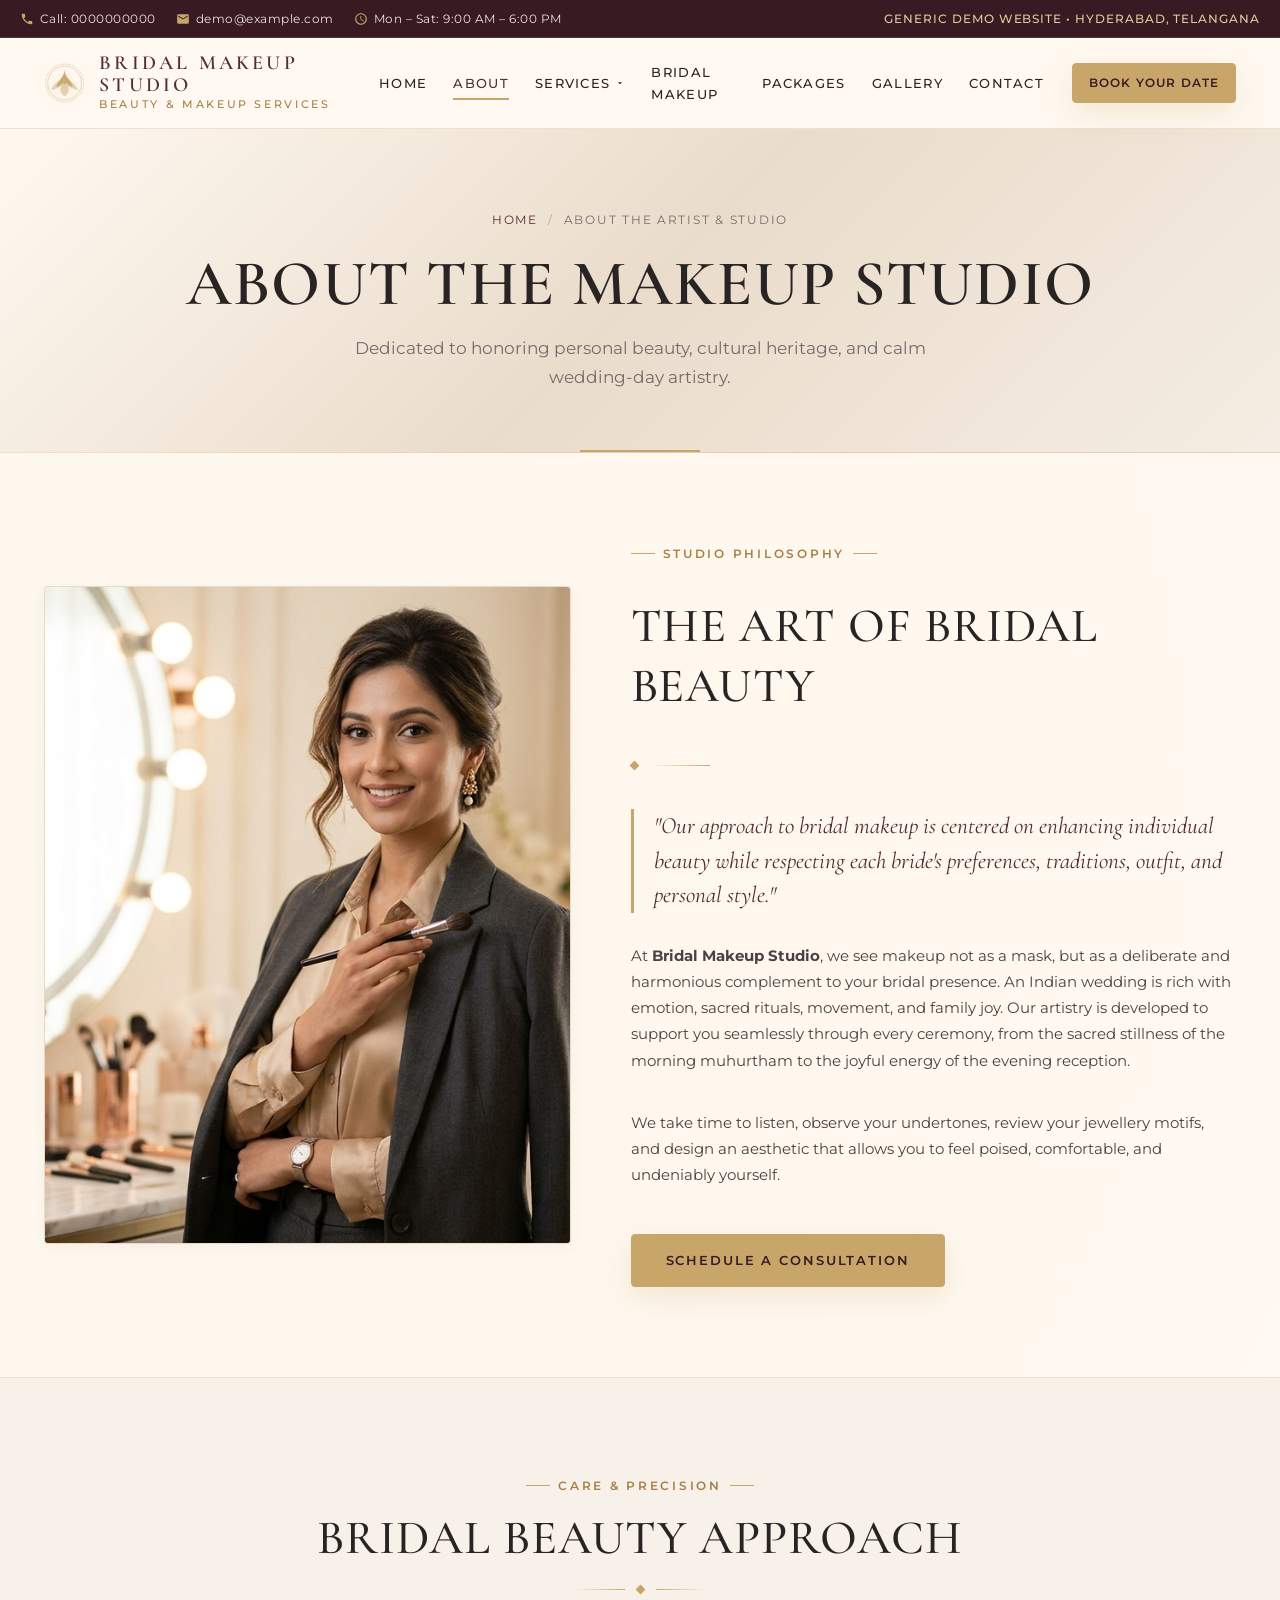
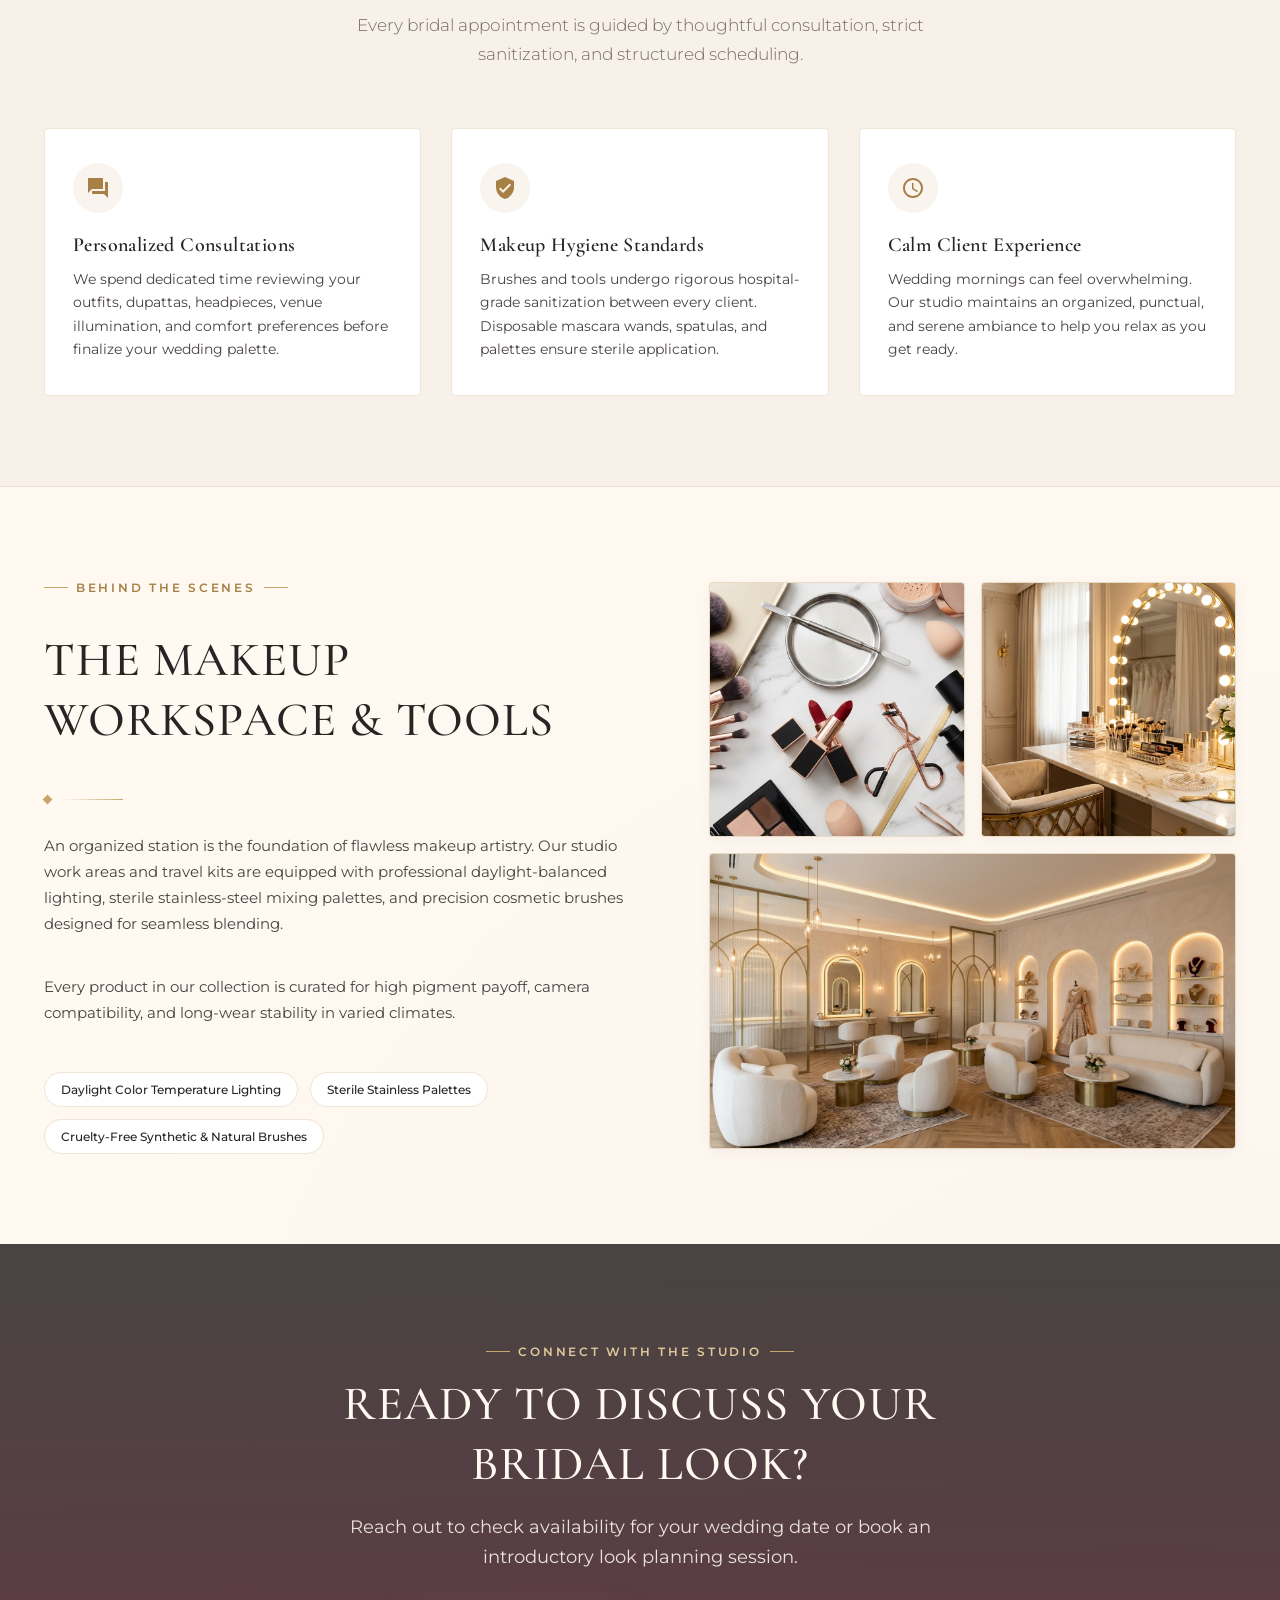
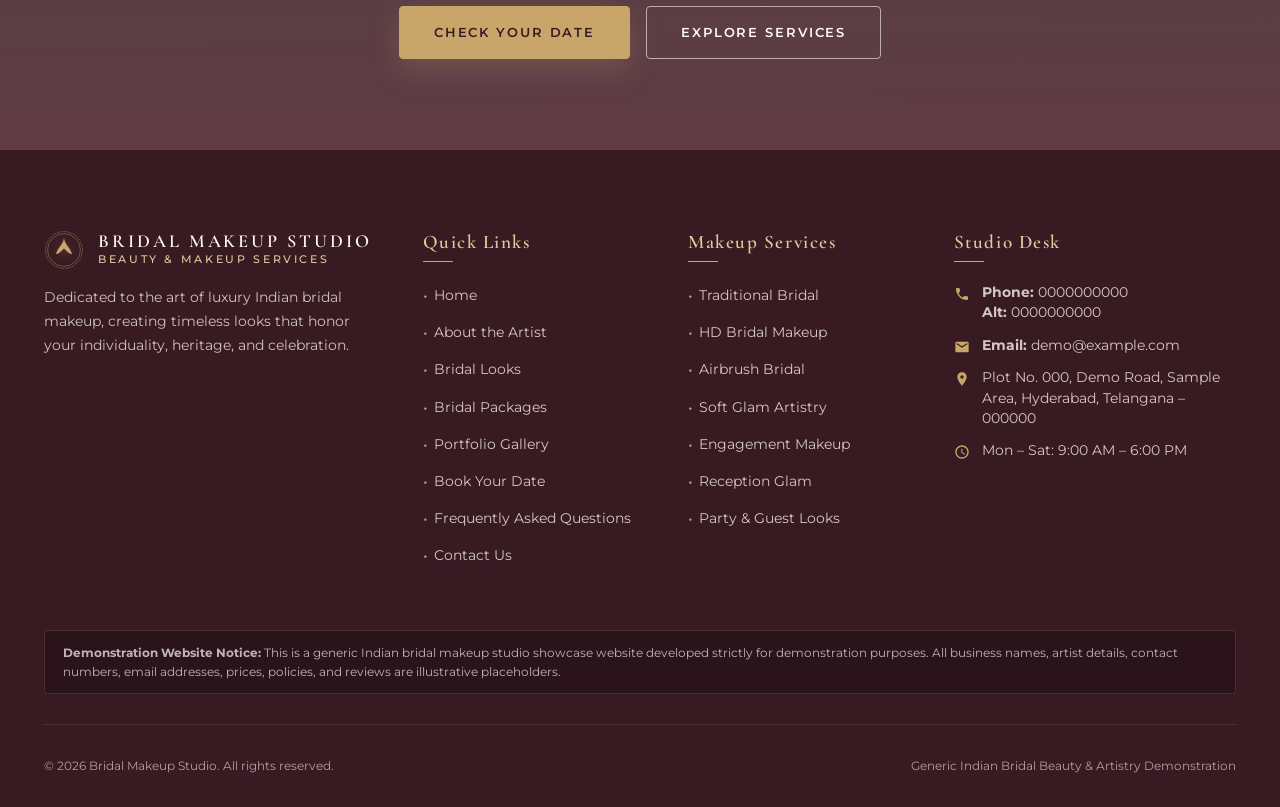
<file: about.html>
<!DOCTYPE html>
<html lang="en">
<head>
  <meta charset="UTF-8">
  <meta name="viewport" content="width=device-width, initial-scale=1.0">
  <title>About the Studio | Bridal Makeup Studio | Philosophy &amp; Artistry</title>
  <meta name="description" content="Discover our bridal beauty philosophy, personalized consultation process, makeup hygiene standards, and artistic approach at Bridal Makeup Studio.">
  <link rel="icon" type="image/svg+xml" href="data:image/svg+xml,<svg xmlns='http://www.w3.org/2000/svg' viewBox='0 0 100 100'><circle cx='50' cy='50' r='45' fill='%23542B36'/><circle cx='50' cy='50' r='40' stroke='%23C8A66A' stroke-width='2' fill='none'/><path d='M50 22 C50 36 34 45 30 60 C36 60 42 54 50 46 C58 54 64 60 70 60 C66 45 50 36 50 22 Z' fill='%23C8A66A'/></svg>">
  <link rel="stylesheet" href="assets/css/style.css">
</head>
<body>

  <!-- Top Utility Bar -->
  <div class="top-bar">
    <div class="container top-bar-inner">
      <div class="top-bar-contact">
        <span class="top-bar-item">
          <svg viewBox="0 0 24 24"><path d="M6.62 10.79a15.05 15.05 0 006.59 6.59l2.2-2.2c.27-.27.67-.36 1.02-.24 1.12.37 2.33.57 3.57.57.55 0 1 .45 1 1V20c0 .55-.45 1-1 1-9.39 0-17-7.61-17-17 0-.55.45-1 1-1h3.5c.55 0 1 .45 1 1 0 1.25.2 2.45.57 3.57.11.35.03.74-.25 1.02l-2.2 2.2z"/></svg>
          Call: 0000000000
        </span>
        <span class="top-bar-item">
          <svg viewBox="0 0 24 24"><path d="M20 4H4c-1.1 0-1.99.9-1.99 2L2 18c0 1.1.9 2 2 2h16c1.1 0 2-.9 2-2V6c0-1.1-.9-2-2-2zm0 4l-8 5-8-5V6l8 5 8-5v2z"/></svg>
          demo@example.com
        </span>
        <span class="top-bar-item">
          <svg viewBox="0 0 24 24"><path d="M11.99 2C6.47 2 2 6.48 2 12s4.47 10 9.99 10C17.52 22 22 17.52 22 12S17.52 2 11.99 2zM12 20c-4.42 0-8-3.58-8-8s3.58-8 8-8 8 3.58 8 8-3.58 8-8 8zm.5-13H11v6l5.25 3.15.75-1.23-4.5-2.67z"/></svg>
          Mon – Sat: 9:00 AM – 6:00 PM
        </span>
      </div>
      <div class="top-bar-tag">
        Generic Demo Website • Hyderabad, Telangana
      </div>
    </div>
  </div>

  <!-- Header -->
  <header class="header">
    <div class="container header-inner">
      <a href="index.html" class="brand-logo-link">
        <div class="logo-symbol">
          <svg viewBox="0 0 100 100" fill="none">
            <circle cx="50" cy="50" r="46" stroke="currentColor" stroke-width="1.5" stroke-dasharray="3 3"/>
            <circle cx="50" cy="50" r="41" stroke="currentColor" stroke-width="1"/>
            <path d="M50 18 C50 34 34 44 30 60 C36 60 42 54 50 46 C58 54 64 60 70 60 C66 44 50 34 50 18 Z" fill="currentColor" fill-opacity="0.9"/>
            <path d="M50 32 C42 42 22 52 18 66 C26 67 34 61 42 56 C38 66 40 76 50 82 C60 76 62 66 58 56 C66 61 74 67 82 66 C78 52 58 42 50 32 Z" fill="currentColor" fill-opacity="0.45"/>
            <circle cx="50" cy="50" r="3" fill="currentColor"/>
          </svg>
        </div>
        <div class="brand-text-wrap">
          <span class="brand-title">BRIDAL MAKEUP STUDIO</span>
          <span class="brand-subtitle">BEAUTY &amp; MAKEUP SERVICES</span>
        </div>
      </a>

      <!-- Desktop Nav -->
      <nav class="nav-desktop" aria-label="Main Navigation">
        <ul class="nav-links">
          <li class="nav-item"><a href="index.html" class="nav-link">Home</a></li>
          <li class="nav-item"><a href="about.html" class="nav-link active">About</a></li>
          <li class="nav-item dropdown">
            <a href="services.html" class="nav-link">
              Services
              <svg class="dropdown-arrow" viewBox="0 0 24 24"><path d="M7 10l5 5 5-5z"/></svg>
            </a>
            <div class="dropdown-menu">
              <a href="bridal-makeup.html" class="dropdown-link">Bridal Makeup</a>
              <a href="engagement-makeup.html" class="dropdown-link">Engagement Makeup</a>
              <a href="reception-makeup.html" class="dropdown-link">Reception Makeup</a>
              <a href="party-makeup.html" class="dropdown-link">Party Makeup</a>
              <a href="services.html#bridesmaid" class="dropdown-link">Bridesmaid Makeup</a>
              <a href="services.html#family" class="dropdown-link">Family Makeup</a>
              <a href="services.html" class="dropdown-link" style="font-weight: 600; border-top: 1px solid var(--border-subtle); margin-top: 4px;">View All Services</a>
            </div>
          </li>
          <li class="nav-item"><a href="bridal-makeup.html" class="nav-link">Bridal Makeup</a></li>
          <li class="nav-item"><a href="bridal-packages.html" class="nav-link">Packages</a></li>
          <li class="nav-item"><a href="gallery.html" class="nav-link">Gallery</a></li>
          <li class="nav-item"><a href="contact.html" class="nav-link">Contact</a></li>
        </ul>
        <a href="booking.html" class="btn btn-primary btn-sm">Book Your Date</a>
      </nav>

      <button class="mobile-toggle" id="mobileToggleBtn" aria-label="Toggle navigation menu">
        <span></span>
        <span></span>
        <span></span>
      </button>
    </div>
  </header>

  <!-- Mobile Drawer -->
  <div class="mobile-nav-backdrop" id="mobileNavBackdrop"></div>
  <aside class="mobile-nav-drawer" id="mobileNavDrawer">
    <div>
      <div style="display: flex; align-items: center; gap: 10px; margin-bottom: 24px; padding-bottom: 16px; border-bottom: 1px solid var(--border-gold);">
        <div class="logo-symbol" style="width: 32px; height: 32px;">
          <svg viewBox="0 0 100 100" fill="none"><circle cx="50" cy="50" r="46" stroke="currentColor" stroke-width="2"/><path d="M50 20 C50 35 34 45 30 60 C36 60 42 54 50 46 C58 54 64 60 70 60 C66 45 50 35 50 20 Z" fill="currentColor"/></svg>
        </div>
        <div style="font-family: var(--font-serif); font-weight: 600; color: var(--deep-burgundy); font-size: 1.1rem;">
          BRIDAL MAKEUP STUDIO
        </div>
      </div>
      <ul class="mobile-nav-list">
        <li class="mobile-nav-item"><a href="index.html">Home</a></li>
        <li class="mobile-nav-item"><a href="about.html" class="active">About the Artist</a></li>
        <li class="mobile-nav-item">
          <div class="mobile-dropdown-title" id="mobileDropdownToggle">
            Makeup Services <span style="font-size: 1rem;">▾</span>
          </div>
          <div class="mobile-submenu" id="mobileSubmenu">
            <a href="bridal-makeup.html">Bridal Makeup</a>
            <a href="engagement-makeup.html">Engagement Makeup</a>
            <a href="reception-makeup.html">Reception Makeup</a>
            <a href="party-makeup.html">Party Makeup</a>
            <a href="services.html">All Services Overview</a>
          </div>
        </li>
        <li class="mobile-nav-item"><a href="bridal-makeup.html">Bridal Looks</a></li>
        <li class="mobile-nav-item"><a href="bridal-packages.html">Bridal Packages</a></li>
        <li class="mobile-nav-item"><a href="gallery.html">Portfolio Gallery</a></li>
        <li class="mobile-nav-item"><a href="faq.html">FAQs</a></li>
        <li class="mobile-nav-item"><a href="contact.html">Contact Us</a></li>
      </ul>
    </div>
    <div class="mobile-drawer-footer">
      <a href="booking.html" class="btn btn-primary" style="width: 100%;">Check Your Date</a>
    </div>
  </aside>

  <!-- Page Banner -->
  <div class="page-banner">
    <div class="container">
      <div class="breadcrumb">
        <a href="index.html">Home</a>
        <span class="breadcrumb-sep">/</span>
        <span>About the Artist &amp; Studio</span>
      </div>
      <h1>ABOUT THE MAKEUP STUDIO</h1>
      <p style="font-size: 1.05rem; color: var(--text-muted); max-width: 600px; margin: 10px auto 0 auto;">
        Dedicated to honoring personal beauty, cultural heritage, and calm wedding-day artistry.
      </p>
    </div>
  </div>

  <!-- Studio Intro & Philosophy -->
  <section class="section">
    <div class="container welcome-grid">
      <div>
        <div class="img-box aspect-4-5">
          <img src="assets/images/about-makeup-artist.jpeg" alt="Bridal Makeup Artist" class="luxury-img aspect-4-5" loading="lazy" onerror="this.onerror=null; this.src='images/about-makeup-artist.jpeg';">
        </div>
      </div>

      <div class="welcome-text-content">
        <span class="section-tag">Studio Philosophy</span>
        <h2 class="section-title">THE ART OF BRIDAL BEAUTY</h2>
        <div class="gold-ornament" style="justify-content: flex-start; margin: 10px 0;">
          <div class="diamond"></div>
          <div class="line" style="width: 60px;"></div>
        </div>
        <p class="welcome-quote">
          "Our approach to bridal makeup is centered on enhancing individual beauty while respecting each bride's preferences, traditions, outfit, and personal style."
        </p>
        <p>
          At <strong>Bridal Makeup Studio</strong>, we see makeup not as a mask, but as a deliberate and harmonious complement to your bridal presence. An Indian wedding is rich with emotion, sacred rituals, movement, and family joy. Our artistry is developed to support you seamlessly through every ceremony, from the sacred stillness of the morning muhurtham to the joyful energy of the evening reception.
        </p>
        <p>
          We take time to listen, observe your undertones, review your jewellery motifs, and design an aesthetic that allows you to feel poised, comfortable, and undeniably yourself.
        </p>
        <div style="margin-top: 10px;">
          <a href="booking.html" class="btn btn-primary">Schedule a Consultation</a>
        </div>
      </div>
    </div>
  </section>

  <!-- Approach & Consultations -->
  <section class="section section-alt">
    <div class="container">
      <div class="section-header">
        <span class="section-tag">Care &amp; Precision</span>
        <h2 class="section-title">BRIDAL BEAUTY APPROACH</h2>
        <div class="gold-ornament">
          <div class="line"></div>
          <div class="diamond"></div>
          <div class="line right"></div>
        </div>
        <p class="section-subtitle">
          Every bridal appointment is guided by thoughtful consultation, strict sanitization, and structured scheduling.
        </p>
      </div>

      <div class="features-grid">
        <!-- Box 1 -->
        <div class="feature-box">
          <div class="feature-box-icon">
            <svg viewBox="0 0 24 24"><path d="M21 6h-2v9H6v2c0 .55.45 1 1 1h11l4 4V7c0-.55-.45-1-1-1zm-4 6V3c0-.55-.45-1-1-1H3c-.55 0-1 .45-1 1v14l4-4h10c.55 0 1-.45 1-1z"/></svg>
          </div>
          <h4 class="feature-box-title">Personalized Consultations</h4>
          <p class="feature-box-desc">
            We spend dedicated time reviewing your outfits, dupattas, headpieces, venue illumination, and comfort preferences before finalize your wedding palette.
          </p>
        </div>

        <!-- Box 2 -->
        <div class="feature-box">
          <div class="feature-box-icon">
            <svg viewBox="0 0 24 24"><path d="M12 1L3 5v6c0 5.55 3.84 10.74 9 12 5.16-1.26 9-6.45 9-12V5l-9-4zm-2 16l-4-4 1.41-1.41L10 14.17l6.59-6.59L18 9l-8 8z"/></svg>
          </div>
          <h4 class="feature-box-title">Makeup Hygiene Standards</h4>
          <p class="feature-box-desc">
            Brushes and tools undergo rigorous hospital-grade sanitization between every client. Disposable mascara wands, spatulas, and palettes ensure sterile application.
          </p>
        </div>

        <!-- Box 3 -->
        <div class="feature-box">
          <div class="feature-box-icon">
            <svg viewBox="0 0 24 24"><path d="M11.99 2C6.47 2 2 6.48 2 12s4.47 10 9.99 10C17.52 22 22 17.52 22 12S17.52 2 11.99 2zM12 20c-4.42 0-8-3.58-8-8s3.58-8 8-8 8 3.58 8 8-3.58 8-8 8zm.5-13H11v6l5.25 3.15.75-1.23-4.5-2.67z"/></svg>
          </div>
          <h4 class="feature-box-title">Calm Client Experience</h4>
          <p class="feature-box-desc">
            Wedding mornings can feel overwhelming. Our studio maintains an organized, punctual, and serene ambiance to help you relax as you get ready.
          </p>
        </div>
      </div>
    </div>
  </section>

  <!-- Workspace & Tools Showcase -->
  <section class="section">
    <div class="container">
      <div class="welcome-grid" style="grid-template-columns: 1.15fr 1fr;">
        <div class="welcome-text-content">
          <span class="section-tag">Behind the Scenes</span>
          <h2 class="section-title">THE MAKEUP WORKSPACE &amp; TOOLS</h2>
          <div class="gold-ornament" style="justify-content: flex-start; margin: 10px 0;">
            <div class="diamond"></div>
            <div class="line" style="width: 60px;"></div>
          </div>
          <p>
            An organized station is the foundation of flawless makeup artistry. Our studio work areas and travel kits are equipped with professional daylight-balanced lighting, sterile stainless-steel mixing palettes, and precision cosmetic brushes designed for seamless blending.
          </p>
          <p>
            Every product in our collection is curated for high pigment payoff, camera compatibility, and long-wear stability in varied climates.
          </p>
          <div class="feature-pill-list">
            <span class="feature-pill">Daylight Color Temperature Lighting</span>
            <span class="feature-pill">Sterile Stainless Palettes</span>
            <span class="feature-pill">Cruelty-Free Synthetic &amp; Natural Brushes</span>
          </div>
        </div>

        <div style="display: grid; grid-template-columns: 1fr 1fr; gap: 16px;">
          <div class="img-box aspect-1-1">
            <img src="assets/images/bridal-makeup-tools.jpeg" alt="Artistry Tools" class="luxury-img aspect-1-1" loading="lazy" onerror="this.onerror=null; this.src='images/bridal-makeup-tools.jpeg';">
          </div>
          <div class="img-box aspect-1-1">
            <img src="assets/images/makeup-workspace.jpeg" alt="Studio Vanity" class="luxury-img aspect-1-1" loading="lazy" onerror="this.onerror=null; this.src='images/makeup-workspace.jpeg';">
          </div>
          <div class="img-box aspect-16-9" style="grid-column: 1 / -1;">
            <img src="assets/images/studio-details.jpeg" alt="Studio Environment" class="luxury-img aspect-16-9" loading="lazy" onerror="this.onerror=null; this.src='images/studio-details.jpeg';">
          </div>
        </div>
      </div>
    </div>
  </section>

  <!-- CTA Banner -->
  <section class="cta-banner">
    <div class="container cta-banner-content">
      <span class="section-tag" style="color: var(--champagne-gold-light);">Connect with the Studio</span>
      <h2 class="cta-banner-title">READY TO DISCUSS YOUR BRIDAL LOOK?</h2>
      <p class="cta-banner-desc">
        Reach out to check availability for your wedding date or book an introductory look planning session.
      </p>
      <div class="btn-group" style="justify-content: center;">
        <a href="booking.html" class="btn btn-primary">Check Your Date</a>
        <a href="services.html" class="btn btn-outline-white">Explore Services</a>
      </div>
    </div>
  </section>

  <!-- Footer -->
  <footer class="footer">
    <div class="container">
      <div class="footer-top-grid">
        <div class="footer-brand">
          <a href="index.html" class="brand-logo-link">
            <div class="logo-symbol" style="width: 40px; height: 40px;">
              <svg viewBox="0 0 100 100" fill="none">
                <circle cx="50" cy="50" r="46" stroke="currentColor" stroke-width="1.5" stroke-dasharray="3 3"/>
                <circle cx="50" cy="50" r="41" stroke="currentColor" stroke-width="1"/>
                <path d="M50 18 C50 34 34 44 30 60 C36 60 42 54 50 46 C58 54 64 60 70 60 C66 44 50 34 50 18 Z" fill="currentColor"/>
              </svg>
            </div>
            <div class="brand-text-wrap">
              <span class="brand-title" style="color: var(--soft-ivory); font-size: 1.15rem;">BRIDAL MAKEUP STUDIO</span>
              <span class="brand-subtitle" style="color: var(--champagne-gold-light);">BEAUTY &amp; MAKEUP SERVICES</span>
            </div>
          </a>
          <p class="footer-brand-desc">
            Dedicated to the art of luxury Indian bridal makeup, creating timeless looks that honor your individuality, heritage, and celebration.
          </p>
        </div>

        <div>
          <h4 class="footer-heading">Quick Links</h4>
          <ul class="footer-links-list">
            <li><a href="index.html" class="footer-link">Home</a></li>
            <li><a href="about.html" class="footer-link">About the Artist</a></li>
            <li><a href="bridal-makeup.html" class="footer-link">Bridal Looks</a></li>
            <li><a href="bridal-packages.html" class="footer-link">Bridal Packages</a></li>
            <li><a href="gallery.html" class="footer-link">Portfolio Gallery</a></li>
            <li><a href="booking.html" class="footer-link">Book Your Date</a></li>
            <li><a href="faq.html" class="footer-link">Frequently Asked Questions</a></li>
            <li><a href="contact.html" class="footer-link">Contact Us</a></li>
          </ul>
        </div>

        <div>
          <h4 class="footer-heading">Makeup Services</h4>
          <ul class="footer-links-list">
            <li><a href="bridal-makeup.html" class="footer-link">Traditional Bridal</a></li>
            <li><a href="bridal-makeup.html" class="footer-link">HD Bridal Makeup</a></li>
            <li><a href="bridal-makeup.html" class="footer-link">Airbrush Bridal</a></li>
            <li><a href="services.html#soft-glam" class="footer-link">Soft Glam Artistry</a></li>
            <li><a href="engagement-makeup.html" class="footer-link">Engagement Makeup</a></li>
            <li><a href="reception-makeup.html" class="footer-link">Reception Glam</a></li>
            <li><a href="party-makeup.html" class="footer-link">Party &amp; Guest Looks</a></li>
          </ul>
        </div>

        <div>
          <h4 class="footer-heading">Studio Desk</h4>
          <div class="footer-contact-item">
            <svg viewBox="0 0 24 24"><path d="M6.62 10.79a15.05 15.05 0 006.59 6.59l2.2-2.2c.27-.27.67-.36 1.02-.24 1.12.37 2.33.57 3.57.57.55 0 1 .45 1 1V20c0 .55-.45 1-1 1-9.39 0-17-7.61-17-17 0-.55.45-1 1-1h3.5c.55 0 1 .45 1 1 0 1.25.2 2.45.57 3.57.11.35.03.74-.25 1.02l-2.2 2.2z"/></svg>
            <div>
              <strong>Phone:</strong> 0000000000<br>
              <strong>Alt:</strong> 0000000000
            </div>
          </div>
          <div class="footer-contact-item">
            <svg viewBox="0 0 24 24"><path d="M20 4H4c-1.1 0-1.99.9-1.99 2L2 18c0 1.1.9 2 2 2h16c1.1 0 2-.9 2-2V6c0-1.1-.9-2-2-2zm0 4l-8 5-8-5V6l8 5 8-5v2z"/></svg>
            <div>
              <strong>Email:</strong> demo@example.com
            </div>
          </div>
          <div class="footer-contact-item">
            <svg viewBox="0 0 24 24"><path d="M12 2C8.13 2 5 5.13 5 9c0 5.25 7 13 7 13s7-7.75 7-13c0-3.87-3.13-7-7-7zm0 9.5c-1.38 0-2.5-1.12-2.5-2.5s1.12-2.5 2.5-2.5 2.5 1.12 2.5 2.5-1.12 2.5-2.5 2.5z"/></svg>
            <div>
              Plot No. 000, Demo Road, Sample Area, Hyderabad, Telangana – 000000
            </div>
          </div>
          <div class="footer-contact-item">
            <svg viewBox="0 0 24 24"><path d="M11.99 2C6.47 2 2 6.48 2 12s4.47 10 9.99 10C17.52 22 22 17.52 22 12S17.52 2 11.99 2zM12 20c-4.42 0-8-3.58-8-8s3.58-8 8-8 8 3.58 8 8-3.58 8-8 8zm.5-13H11v6l5.25 3.15.75-1.23-4.5-2.67z"/></svg>
            <div>
              Mon – Sat: 9:00 AM – 6:00 PM
            </div>
          </div>
        </div>
      </div>

      <div class="footer-notice-box">
        <strong>Demonstration Website Notice:</strong> This is a generic Indian bridal makeup studio showcase website developed strictly for demonstration purposes. All business names, artist details, contact numbers, email addresses, prices, policies, and reviews are illustrative placeholders.
      </div>

      <div class="footer-bottom">
        <div>&copy; 2026 Bridal Makeup Studio. All rights reserved.</div>
        <div>Generic Indian Bridal Beauty &amp; Artistry Demonstration</div>
      </div>
    </div>
  </footer>

  <button class="scroll-top-btn" id="scrollTopBtn" aria-label="Scroll to top of page">
    <svg viewBox="0 0 24 24"><path d="M7.41 15.41L12 10.83l4.59 4.58L18 14l-6-6-6 6z"/></svg>
  </button>

  <script src="assets/js/script.js"></script>
</body>
</html>
</file>
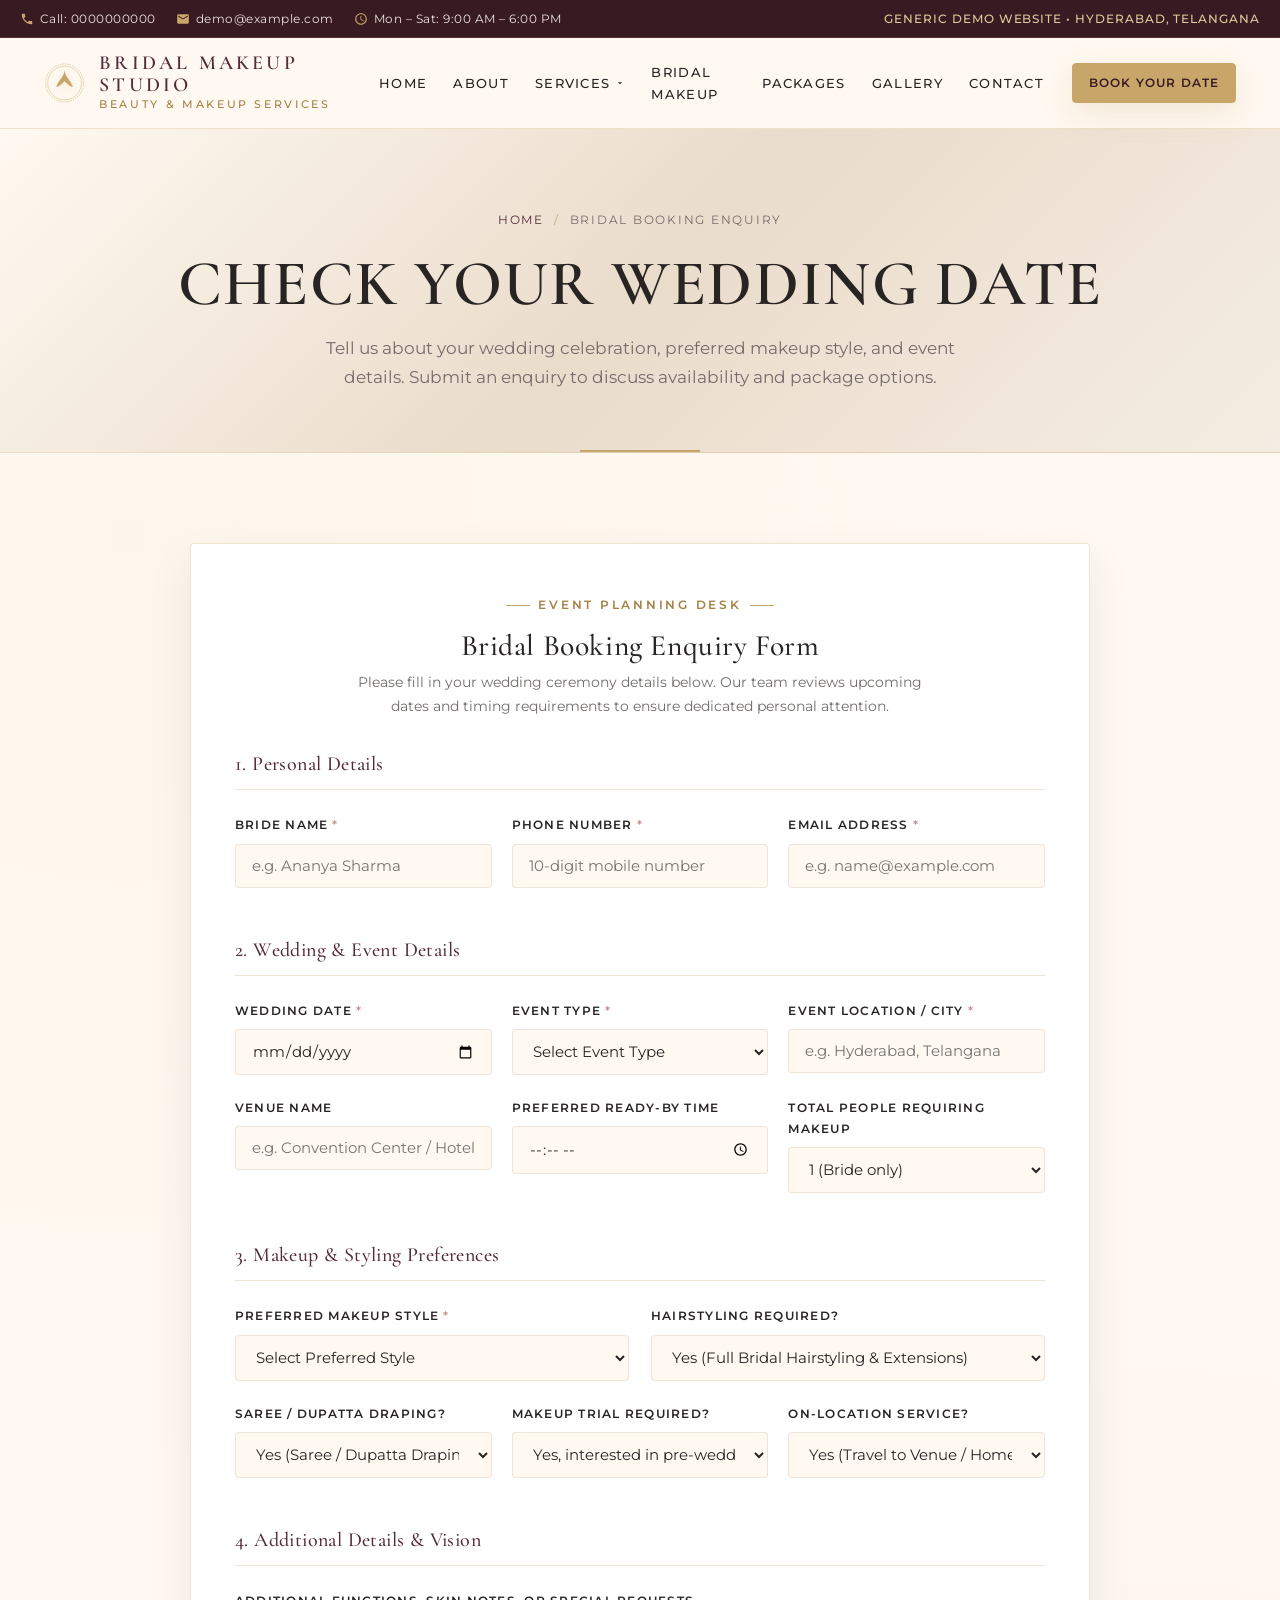
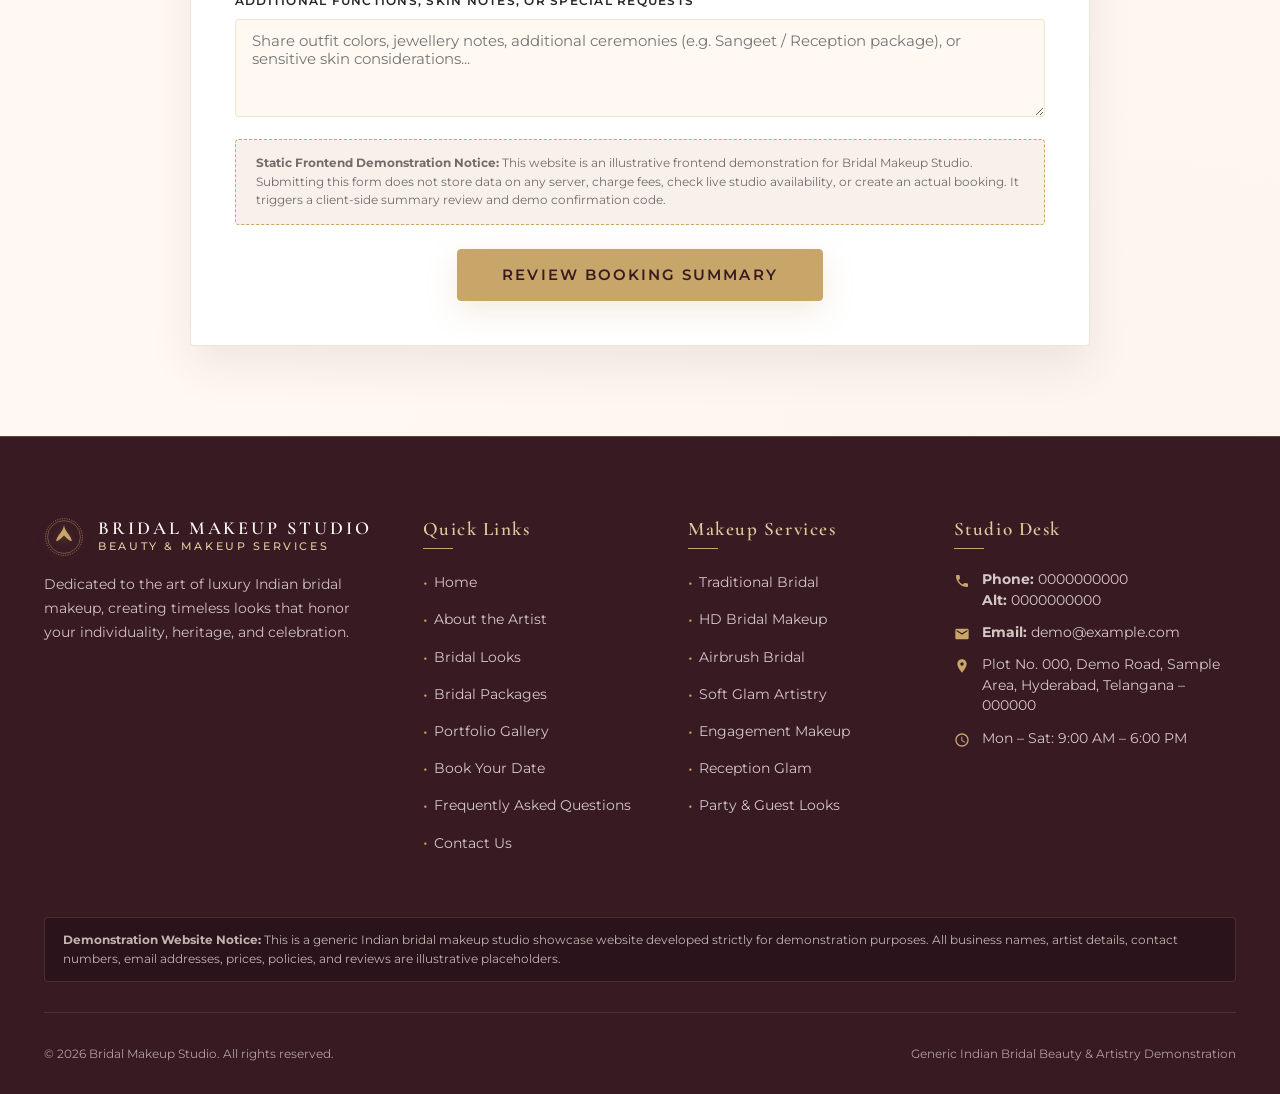
<file: booking.html>
<!DOCTYPE html>
<html lang="en">
<head>
  <meta charset="UTF-8">
  <meta name="viewport" content="width=device-width, initial-scale=1.0">
  <title>Check Your Wedding Date &amp; Booking Enquiry | Bridal Makeup Studio</title>
  <meta name="description" content="Submit your wedding date and event details to plan your bridal makeup experience. Interactive frontend booking enquiry with instant date validation and summary review.">
  <link rel="icon" type="image/svg+xml" href="data:image/svg+xml,<svg xmlns='http://www.w3.org/2000/svg' viewBox='0 0 100 100'><circle cx='50' cy='50' r='45' fill='%23542B36'/><circle cx='50' cy='50' r='40' stroke='%23C8A66A' stroke-width='2' fill='none'/><path d='M50 22 C50 36 34 45 30 60 C36 60 42 54 50 46 C58 54 64 60 70 60 C66 45 50 36 50 22 Z' fill='%23C8A66A'/></svg>">
  <link rel="stylesheet" href="assets/css/style.css">
</head>
<body>

  <!-- Top Utility Bar -->
  <div class="top-bar">
    <div class="container top-bar-inner">
      <div class="top-bar-contact">
        <span class="top-bar-item">
          <svg viewBox="0 0 24 24"><path d="M6.62 10.79a15.05 15.05 0 006.59 6.59l2.2-2.2c.27-.27.67-.36 1.02-.24 1.12.37 2.33.57 3.57.57.55 0 1 .45 1 1V20c0 .55-.45 1-1 1-9.39 0-17-7.61-17-17 0-.55.45-1 1-1h3.5c.55 0 1 .45 1 1 0 1.25.2 2.45.57 3.57.11.35.03.74-.25 1.02l-2.2 2.2z"/></svg>
          Call: 0000000000
        </span>
        <span class="top-bar-item">
          <svg viewBox="0 0 24 24"><path d="M20 4H4c-1.1 0-1.99.9-1.99 2L2 18c0 1.1.9 2 2 2h16c1.1 0 2-.9 2-2V6c0-1.1-.9-2-2-2zm0 4l-8 5-8-5V6l8 5 8-5v2z"/></svg>
          demo@example.com
        </span>
        <span class="top-bar-item">
          <svg viewBox="0 0 24 24"><path d="M11.99 2C6.47 2 2 6.48 2 12s4.47 10 9.99 10C17.52 22 22 17.52 22 12S17.52 2 11.99 2zM12 20c-4.42 0-8-3.58-8-8s3.58-8 8-8 8 3.58 8 8-3.58 8-8 8zm.5-13H11v6l5.25 3.15.75-1.23-4.5-2.67z"/></svg>
          Mon – Sat: 9:00 AM – 6:00 PM
        </span>
      </div>
      <div class="top-bar-tag">
        Generic Demo Website • Hyderabad, Telangana
      </div>
    </div>
  </div>

  <!-- Header -->
  <header class="header">
    <div class="container header-inner">
      <a href="index.html" class="brand-logo-link">
        <div class="logo-symbol">
          <svg viewBox="0 0 100 100" fill="none">
            <circle cx="50" cy="50" r="46" stroke="currentColor" stroke-width="1.5" stroke-dasharray="3 3"/>
            <circle cx="50" cy="50" r="41" stroke="currentColor" stroke-width="1"/>
            <path d="M50 18 C50 34 34 44 30 60 C36 60 42 54 50 46 C58 54 64 60 70 60 C66 44 50 34 50 18 Z" fill="currentColor"/>
          </svg>
        </div>
        <div class="brand-text-wrap">
          <span class="brand-title">BRIDAL MAKEUP STUDIO</span>
          <span class="brand-subtitle">BEAUTY &amp; MAKEUP SERVICES</span>
        </div>
      </a>

      <nav class="nav-desktop" aria-label="Main Navigation">
        <ul class="nav-links">
          <li class="nav-item"><a href="index.html" class="nav-link">Home</a></li>
          <li class="nav-item"><a href="about.html" class="nav-link">About</a></li>
          <li class="nav-item dropdown">
            <a href="services.html" class="nav-link">
              Services
              <svg class="dropdown-arrow" viewBox="0 0 24 24"><path d="M7 10l5 5 5-5z"/></svg>
            </a>
            <div class="dropdown-menu">
              <a href="bridal-makeup.html" class="dropdown-link">Bridal Makeup</a>
              <a href="engagement-makeup.html" class="dropdown-link">Engagement Makeup</a>
              <a href="reception-makeup.html" class="dropdown-link">Reception Makeup</a>
              <a href="party-makeup.html" class="dropdown-link">Party Makeup</a>
              <a href="services.html#bridesmaid" class="dropdown-link">Bridesmaid Makeup</a>
              <a href="services.html#family" class="dropdown-link">Family Makeup</a>
              <a href="services.html" class="dropdown-link" style="font-weight: 600; border-top: 1px solid var(--border-subtle); margin-top: 4px;">View All Services</a>
            </div>
          </li>
          <li class="nav-item"><a href="bridal-makeup.html" class="nav-link">Bridal Makeup</a></li>
          <li class="nav-item"><a href="bridal-packages.html" class="nav-link">Packages</a></li>
          <li class="nav-item"><a href="gallery.html" class="nav-link">Gallery</a></li>
          <li class="nav-item"><a href="contact.html" class="nav-link">Contact</a></li>
        </ul>
        <a href="booking.html" class="btn btn-primary btn-sm active">Book Your Date</a>
      </nav>

      <button class="mobile-toggle" id="mobileToggleBtn" aria-label="Toggle navigation menu">
        <span></span>
        <span></span>
        <span></span>
      </button>
    </div>
  </header>

  <!-- Mobile Drawer -->
  <div class="mobile-nav-backdrop" id="mobileNavBackdrop"></div>
  <aside class="mobile-nav-drawer" id="mobileNavDrawer">
    <div>
      <div style="display: flex; align-items: center; gap: 10px; margin-bottom: 24px; padding-bottom: 16px; border-bottom: 1px solid var(--border-gold);">
        <div class="logo-symbol" style="width: 32px; height: 32px;">
          <svg viewBox="0 0 100 100" fill="none"><circle cx="50" cy="50" r="46" stroke="currentColor" stroke-width="2"/><path d="M50 20 C50 35 34 45 30 60 C36 60 42 54 50 46 C58 54 64 60 70 60 C66 45 50 35 50 20 Z" fill="currentColor"/></svg>
        </div>
        <div style="font-family: var(--font-serif); font-weight: 600; color: var(--deep-burgundy); font-size: 1.1rem;">
          BRIDAL MAKEUP STUDIO
        </div>
      </div>
      <ul class="mobile-nav-list">
        <li class="mobile-nav-item"><a href="index.html">Home</a></li>
        <li class="mobile-nav-item"><a href="about.html">About the Artist</a></li>
        <li class="mobile-nav-item">
          <div class="mobile-dropdown-title" id="mobileDropdownToggle">
            Makeup Services <span style="font-size: 1rem;">▾</span>
          </div>
          <div class="mobile-submenu" id="mobileSubmenu">
            <a href="bridal-makeup.html">Bridal Makeup</a>
            <a href="engagement-makeup.html">Engagement Makeup</a>
            <a href="reception-makeup.html">Reception Makeup</a>
            <a href="party-makeup.html">Party Makeup</a>
            <a href="services.html">All Services Overview</a>
          </div>
        </li>
        <li class="mobile-nav-item"><a href="bridal-makeup.html">Bridal Looks</a></li>
        <li class="mobile-nav-item"><a href="bridal-packages.html">Bridal Packages</a></li>
        <li class="mobile-nav-item"><a href="gallery.html">Portfolio Gallery</a></li>
        <li class="mobile-nav-item"><a href="faq.html">FAQs</a></li>
        <li class="mobile-nav-item"><a href="contact.html">Contact Us</a></li>
      </ul>
    </div>
    <div class="mobile-drawer-footer">
      <a href="booking.html" class="btn btn-primary" style="width: 100%;">Check Your Date</a>
    </div>
  </aside>

  <!-- Page Banner -->
  <div class="page-banner">
    <div class="container">
      <div class="breadcrumb">
        <a href="index.html">Home</a>
        <span class="breadcrumb-sep">/</span>
        <span>Bridal Booking Enquiry</span>
      </div>
      <h1>CHECK YOUR WEDDING DATE</h1>
      <p style="font-size: 1.05rem; color: var(--text-muted); max-width: 680px; margin: 10px auto 0 auto;">
        Tell us about your wedding celebration, preferred makeup style, and event details. Submit an enquiry to discuss availability and package options.
      </p>
    </div>
  </div>

  <!-- Booking Form Section -->
  <section class="section">
    <div class="container">

      <div class="booking-form-card">
        <div style="text-align: center; margin-bottom: 34px;">
          <span class="section-tag">Event Planning Desk</span>
          <h2 style="font-family: var(--font-serif); font-size: 1.85rem; color: var(--charcoal); margin-bottom: 6px;">
            Bridal Booking Enquiry Form
          </h2>
          <p style="font-size: 0.88rem; color: var(--text-muted); max-width: 600px; margin: 0 auto;">
            Please fill in your wedding ceremony details below. Our team reviews upcoming dates and timing requirements to ensure dedicated personal attention.
          </p>
        </div>

        <form id="bridalBookingForm" novalidate>

          <!-- 1. Personal Details -->
          <div style="margin-bottom: 24px; padding-bottom: 12px; border-bottom: 1px solid var(--border-gold);">
            <h4 style="font-family: var(--font-serif); font-size: 1.25rem; color: var(--deep-burgundy);">
              1. Personal Details
            </h4>
          </div>

          <div class="form-grid-3">
            <div class="form-group">
              <label class="form-label" for="brideName">Bride Name <span class="required">*</span></label>
              <input type="text" id="brideName" name="brideName" class="form-control" placeholder="e.g. Ananya Sharma" required>
            </div>

            <div class="form-group">
              <label class="form-label" for="phone">Phone Number <span class="required">*</span></label>
              <input type="tel" id="phone" name="phone" class="form-control" placeholder="10-digit mobile number" required>
            </div>

            <div class="form-group">
              <label class="form-label" for="email">Email Address <span class="required">*</span></label>
              <input type="email" id="email" name="email" class="form-control" placeholder="e.g. name@example.com" required>
            </div>
          </div>

          <!-- 2. Event Details -->
          <div style="margin: 28px 0 24px 0; padding-bottom: 12px; border-bottom: 1px solid var(--border-gold);">
            <h4 style="font-family: var(--font-serif); font-size: 1.25rem; color: var(--deep-burgundy);">
              2. Wedding &amp; Event Details
            </h4>
          </div>

          <div class="form-grid-3">
            <div class="form-group">
              <label class="form-label" for="weddingDate">Wedding Date <span class="required">*</span></label>
              <input type="date" id="weddingDate" name="weddingDate" class="form-control" required>
            </div>

            <div class="form-group">
              <label class="form-label" for="eventType">Event Type <span class="required">*</span></label>
              <select id="eventType" name="eventType" class="form-control" required>
                <option value="">Select Event Type</option>
                <option value="Wedding / Muhurtham">Wedding / Muhurtham</option>
                <option value="Engagement">Engagement</option>
                <option value="Reception">Reception</option>
                <option value="Sangeet">Sangeet</option>
                <option value="Mehendi">Mehendi</option>
                <option value="Haldi">Haldi</option>
                <option value="Multi-Function Wedding">Multi-Function Wedding</option>
                <option value="Other Celebration">Other Celebration</option>
              </select>
            </div>

            <div class="form-group">
              <label class="form-label" for="eventLocation">Event Location / City <span class="required">*</span></label>
              <input type="text" id="eventLocation" name="eventLocation" class="form-control" placeholder="e.g. Hyderabad, Telangana" required>
            </div>
          </div>

          <div class="form-grid-3">
            <div class="form-group">
              <label class="form-label" for="venueName">Venue Name</label>
              <input type="text" id="venueName" name="venueName" class="form-control" placeholder="e.g. Convention Center / Hotel">
            </div>

            <div class="form-group">
              <label class="form-label" for="readyByTime">Preferred Ready-By Time</label>
              <input type="time" id="readyByTime" name="readyByTime" class="form-control">
            </div>

            <div class="form-group">
              <label class="form-label" for="guestCount">Total People Requiring Makeup</label>
              <select id="guestCount" name="guestCount" class="form-control">
                <option value="1 (Bride only)">1 (Bride only)</option>
                <option value="2-3 (Bride + Close family)">2-3 (Bride + Close family)</option>
                <option value="4-6 (Bride + Bridal Party)">4-6 (Bride + Bridal Party)</option>
                <option value="7+ (Large Family Group)">7+ (Large Family Group)</option>
              </select>
            </div>
          </div>

          <!-- 3. Service Details -->
          <div style="margin: 28px 0 24px 0; padding-bottom: 12px; border-bottom: 1px solid var(--border-gold);">
            <h4 style="font-family: var(--font-serif); font-size: 1.25rem; color: var(--deep-burgundy);">
              3. Makeup &amp; Styling Preferences
            </h4>
          </div>

          <div class="form-grid-2">
            <div class="form-group">
              <label class="form-label" for="makeupStyle">Preferred Makeup Style <span class="required">*</span></label>
              <select id="makeupStyle" name="makeupStyle" class="form-control" required>
                <option value="">Select Preferred Style</option>
                <option value="Traditional Bridal (South/North)">Traditional Bridal (South/North)</option>
                <option value="HD Bridal Makeup">HD Bridal Makeup</option>
                <option value="Airbrush Bridal Makeup">Airbrush Bridal Makeup</option>
                <option value="Soft Glam Bridal">Soft Glam Bridal</option>
                <option value="Minimal Dewy Bridal">Minimal Dewy Bridal</option>
                <option value="Custom Look Consultation">Custom Look Consultation</option>
              </select>
            </div>

            <div class="form-group">
              <label class="form-label">Hairstyling Required?</label>
              <select name="hairstyling" class="form-control">
                <option value="Yes (Full Bridal Hairstyling & Extensions)">Yes (Full Bridal Hairstyling &amp; Extensions)</option>
                <option value="Yes (Basic Styling)">Yes (Basic Styling)</option>
                <option value="No (Makeup Only)">No (Makeup Only)</option>
                <option value="Undecided / Need Consultation">Undecided / Need Consultation</option>
              </select>
            </div>
          </div>

          <div class="form-grid-3">
            <div class="form-group">
              <label class="form-label">Saree / Dupatta Draping?</label>
              <select name="draping" class="form-control">
                <option value="Yes (Saree / Dupatta Draping)">Yes (Saree / Dupatta Draping)</option>
                <option value="No">No</option>
                <option value="Multiple Outfits Draping">Multiple Outfits Draping</option>
              </select>
            </div>

            <div class="form-group">
              <label class="form-label">Makeup Trial Required?</label>
              <select name="trial" class="form-control">
                <option value="Yes, interested in pre-wedding trial">Yes, interested in pre-wedding trial</option>
                <option value="No, direct wedding booking">No, direct wedding booking</option>
                <option value="Undecided">Undecided</option>
              </select>
            </div>

            <div class="form-group">
              <label class="form-label">On-Location Service?</label>
              <select name="onLocation" class="form-control">
                <option value="Yes (Travel to Venue / Home)">Yes (Travel to Venue / Home)</option>
                <option value="No (At Studio Vanity)">No (At Studio Vanity)</option>
                <option value="Both / Destination">Both / Destination</option>
              </select>
            </div>
          </div>

          <!-- 4. Additional Notes -->
          <div style="margin: 28px 0 24px 0; padding-bottom: 12px; border-bottom: 1px solid var(--border-gold);">
            <h4 style="font-family: var(--font-serif); font-size: 1.25rem; color: var(--deep-burgundy);">
              4. Additional Details &amp; Vision
            </h4>
          </div>

          <div class="form-group full">
            <label class="form-label" for="notes">Additional Functions, Skin Notes, or Special Requests</label>
            <textarea id="notes" name="notes" rows="4" class="form-control" placeholder="Share outfit colors, jewellery notes, additional ceremonies (e.g. Sangeet / Reception package), or sensitive skin considerations..."></textarea>
          </div>

          <!-- Frontend Demo Disclaimer Box -->
          <div class="form-disclaimer-box">
            <strong>Static Frontend Demonstration Notice:</strong> This website is an illustrative frontend demonstration for Bridal Makeup Studio. Submitting this form does not store data on any server, charge fees, check live studio availability, or create an actual booking. It triggers a client-side summary review and demo confirmation code.
          </div>

          <div class="text-center" style="margin-top: 10px;">
            <button type="submit" class="btn btn-primary" style="font-size: 0.92rem; padding: 16px 44px;">
              Review Booking Summary
            </button>
          </div>

        </form>
      </div>

    </div>
  </section>

  <!-- Interactive 2-Step Summary & Confirmation Modal -->
  <div class="modal-overlay" id="bookingModal" role="dialog" aria-modal="true" aria-label="Booking Enquiry Review">
    <div class="modal-dialog">
      
      <!-- State 1: Summary Review -->
      <div id="bookingSummaryState">
        <div class="modal-header">
          <span class="section-tag">Step 2 of 2</span>
          <h3 style="font-family: var(--font-serif); font-size: 1.8rem; color: var(--deep-burgundy);">
            Booking Enquiry Summary
          </h3>
          <p style="font-size: 0.85rem; color: var(--text-muted); margin-top: 4px;">
            Please verify your event details before final demonstration submission.
          </p>
        </div>

        <div class="summary-list" id="bookingSummaryDetails">
          <!-- Dynamically populated via script.js -->
        </div>

        <div style="font-size: 0.76rem; color: var(--text-muted); line-height: 1.5; margin-bottom: 20px; text-align: center;">
          * In a live deployment, this enquiry triggers an automated email notification and SMS confirmation to the studio coordinator.
        </div>

        <div class="btn-group" style="justify-content: center;">
          <button type="button" class="btn btn-secondary btn-sm" id="editBookingBtn">Edit Details</button>
          <button type="button" class="btn btn-primary btn-sm" id="confirmBookingBtn">Confirm &amp; Submit Demo Enquiry</button>
        </div>
      </div>

      <!-- State 2: Demo Success Screen -->
      <div id="bookingSuccessState" style="display: none; text-align: center; padding: 20px 0;">
        <div class="modal-icon-success">
          <svg viewBox="0 0 24 24"><path d="M9 16.17L4.83 12l-1.42 1.41L9 19 21 7l-1.41-1.41z"/></svg>
        </div>
        <span class="placeholder-badge" style="background: rgba(200, 166, 106, 0.25);">Demonstration Complete</span>
        <h3 style="font-family: var(--font-serif); font-size: 1.9rem; color: var(--deep-burgundy); margin: 12px 0 6px 0;">
          Enquiry Received!
        </h3>
        <p style="font-size: 0.92rem; color: var(--charcoal-light); max-width: 460px; margin: 0 auto 16px auto;">
          Your wedding date enquiry has been processed by the frontend simulator.
        </p>

        <div style="background: var(--soft-ivory); border: 1px dashed var(--champagne-gold); border-radius: var(--radius-sm); padding: 14px; margin: 18px auto; max-width: 380px;">
          <div style="font-size: 0.72rem; text-transform: uppercase; letter-spacing: 0.14em; color: var(--text-muted);">
            Demo Reference Code
          </div>
          <div id="demoReferenceCode" style="font-family: monospace; font-size: 1.35rem; font-weight: 700; color: var(--deep-burgundy); margin-top: 4px;">
            BMS-DEMO-2026-001
          </div>
        </div>

        <div class="form-disclaimer-box" style="text-align: left; margin: 20px 0;">
          <strong>Frontend Demonstration Disclaimer:</strong> This is a static demonstration. No genuine calendar reservation was registered, no payment was collected, and no email was sent to any makeup artist.
        </div>

        <button type="button" class="btn btn-burgundy btn-sm" id="closeModalBtn">
          Close &amp; Return to Website
        </button>
      </div>

    </div>
  </div>

  <!-- Footer -->
  <footer class="footer">
    <div class="container">
      <div class="footer-top-grid">
        <div class="footer-brand">
          <a href="index.html" class="brand-logo-link">
            <div class="logo-symbol" style="width: 40px; height: 40px;">
              <svg viewBox="0 0 100 100" fill="none">
                <circle cx="50" cy="50" r="46" stroke="currentColor" stroke-width="1.5" stroke-dasharray="3 3"/>
                <circle cx="50" cy="50" r="41" stroke="currentColor" stroke-width="1"/>
                <path d="M50 18 C50 34 34 44 30 60 C36 60 42 54 50 46 C58 54 64 60 70 60 C66 44 50 34 50 18 Z" fill="currentColor"/>
              </svg>
            </div>
            <div class="brand-text-wrap">
              <span class="brand-title" style="color: var(--soft-ivory); font-size: 1.15rem;">BRIDAL MAKEUP STUDIO</span>
              <span class="brand-subtitle" style="color: var(--champagne-gold-light);">BEAUTY &amp; MAKEUP SERVICES</span>
            </div>
          </a>
          <p class="footer-brand-desc">
            Dedicated to the art of luxury Indian bridal makeup, creating timeless looks that honor your individuality, heritage, and celebration.
          </p>
        </div>

        <div>
          <h4 class="footer-heading">Quick Links</h4>
          <ul class="footer-links-list">
            <li><a href="index.html" class="footer-link">Home</a></li>
            <li><a href="about.html" class="footer-link">About the Artist</a></li>
            <li><a href="bridal-makeup.html" class="footer-link">Bridal Looks</a></li>
            <li><a href="bridal-packages.html" class="footer-link">Bridal Packages</a></li>
            <li><a href="gallery.html" class="footer-link">Portfolio Gallery</a></li>
            <li><a href="booking.html" class="footer-link">Book Your Date</a></li>
            <li><a href="faq.html" class="footer-link">Frequently Asked Questions</a></li>
            <li><a href="contact.html" class="footer-link">Contact Us</a></li>
          </ul>
        </div>

        <div>
          <h4 class="footer-heading">Makeup Services</h4>
          <ul class="footer-links-list">
            <li><a href="bridal-makeup.html" class="footer-link">Traditional Bridal</a></li>
            <li><a href="bridal-makeup.html" class="footer-link">HD Bridal Makeup</a></li>
            <li><a href="bridal-makeup.html" class="footer-link">Airbrush Bridal</a></li>
            <li><a href="services.html#soft-glam" class="footer-link">Soft Glam Artistry</a></li>
            <li><a href="engagement-makeup.html" class="footer-link">Engagement Makeup</a></li>
            <li><a href="reception-makeup.html" class="footer-link">Reception Glam</a></li>
            <li><a href="party-makeup.html" class="footer-link">Party &amp; Guest Looks</a></li>
          </ul>
        </div>

        <div>
          <h4 class="footer-heading">Studio Desk</h4>
          <div class="footer-contact-item">
            <svg viewBox="0 0 24 24"><path d="M6.62 10.79a15.05 15.05 0 006.59 6.59l2.2-2.2c.27-.27.67-.36 1.02-.24 1.12.37 2.33.57 3.57.57.55 0 1 .45 1 1V20c0 .55-.45 1-1 1-9.39 0-17-7.61-17-17 0-.55.45-1 1-1h3.5c.55 0 1 .45 1 1 0 1.25.2 2.45.57 3.57.11.35.03.74-.25 1.02l-2.2 2.2z"/></svg>
            <div>
              <strong>Phone:</strong> 0000000000<br>
              <strong>Alt:</strong> 0000000000
            </div>
          </div>
          <div class="footer-contact-item">
            <svg viewBox="0 0 24 24"><path d="M20 4H4c-1.1 0-1.99.9-1.99 2L2 18c0 1.1.9 2 2 2h16c1.1 0 2-.9 2-2V6c0-1.1-.9-2-2-2zm0 4l-8 5-8-5V6l8 5 8-5v2z"/></svg>
            <div>
              <strong>Email:</strong> demo@example.com
            </div>
          </div>
          <div class="footer-contact-item">
            <svg viewBox="0 0 24 24"><path d="M12 2C8.13 2 5 5.13 5 9c0 5.25 7 13 7 13s7-7.75 7-13c0-3.87-3.13-7-7-7zm0 9.5c-1.38 0-2.5-1.12-2.5-2.5s1.12-2.5 2.5-2.5 2.5 1.12 2.5 2.5-1.12 2.5-2.5 2.5z"/></svg>
            <div>
              Plot No. 000, Demo Road, Sample Area, Hyderabad, Telangana – 000000
            </div>
          </div>
          <div class="footer-contact-item">
            <svg viewBox="0 0 24 24"><path d="M11.99 2C6.47 2 2 6.48 2 12s4.47 10 9.99 10C17.52 22 22 17.52 22 12S17.52 2 11.99 2zM12 20c-4.42 0-8-3.58-8-8s3.58-8 8-8 8 3.58 8 8-3.58 8-8 8zm.5-13H11v6l5.25 3.15.75-1.23-4.5-2.67z"/></svg>
            <div>
              Mon – Sat: 9:00 AM – 6:00 PM
            </div>
          </div>
        </div>
      </div>

      <div class="footer-notice-box">
        <strong>Demonstration Website Notice:</strong> This is a generic Indian bridal makeup studio showcase website developed strictly for demonstration purposes. All business names, artist details, contact numbers, email addresses, prices, policies, and reviews are illustrative placeholders.
      </div>

      <div class="footer-bottom">
        <div>&copy; 2026 Bridal Makeup Studio. All rights reserved.</div>
        <div>Generic Indian Bridal Beauty &amp; Artistry Demonstration</div>
      </div>
    </div>
  </footer>

  <button class="scroll-top-btn" id="scrollTopBtn" aria-label="Scroll to top of page">
    <svg viewBox="0 0 24 24"><path d="M7.41 15.41L12 10.83l4.59 4.58L18 14l-6-6-6 6z"/></svg>
  </button>

  <script src="assets/js/script.js"></script>
</body>
</html>
</file>
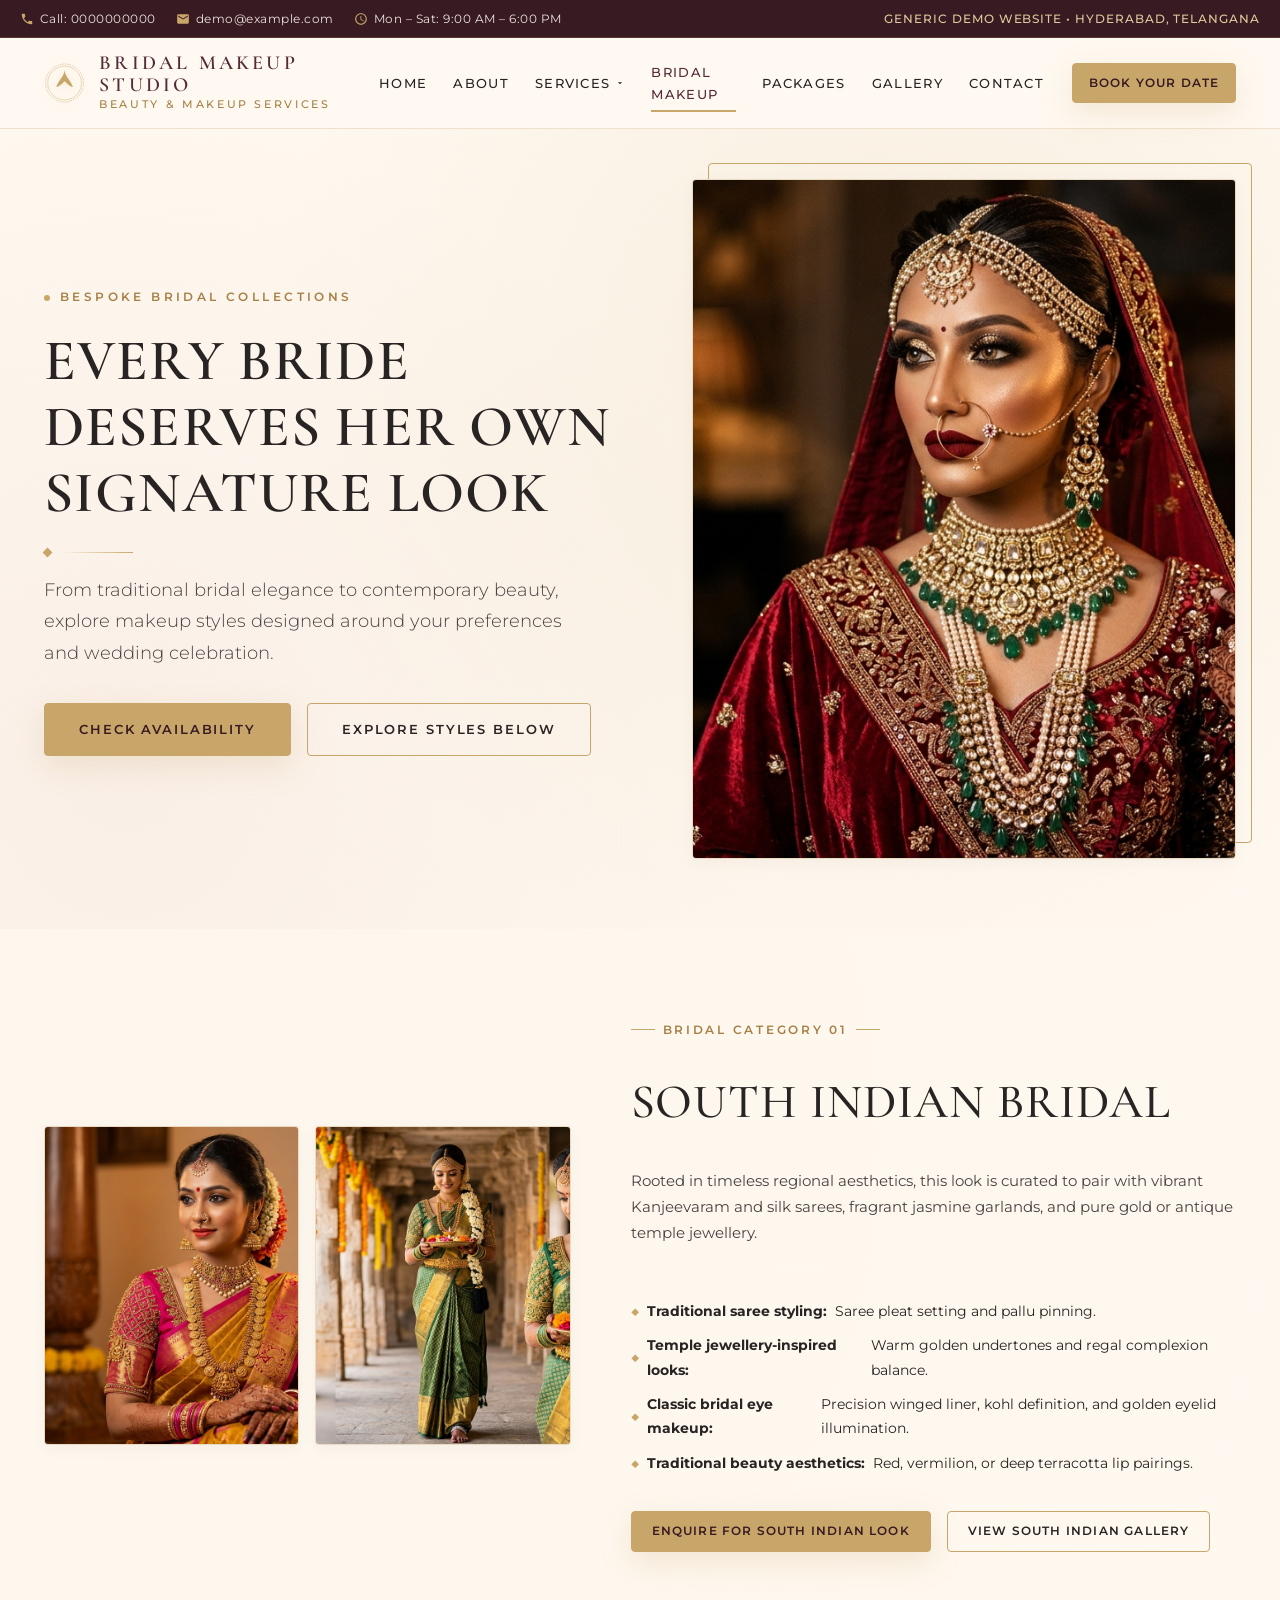
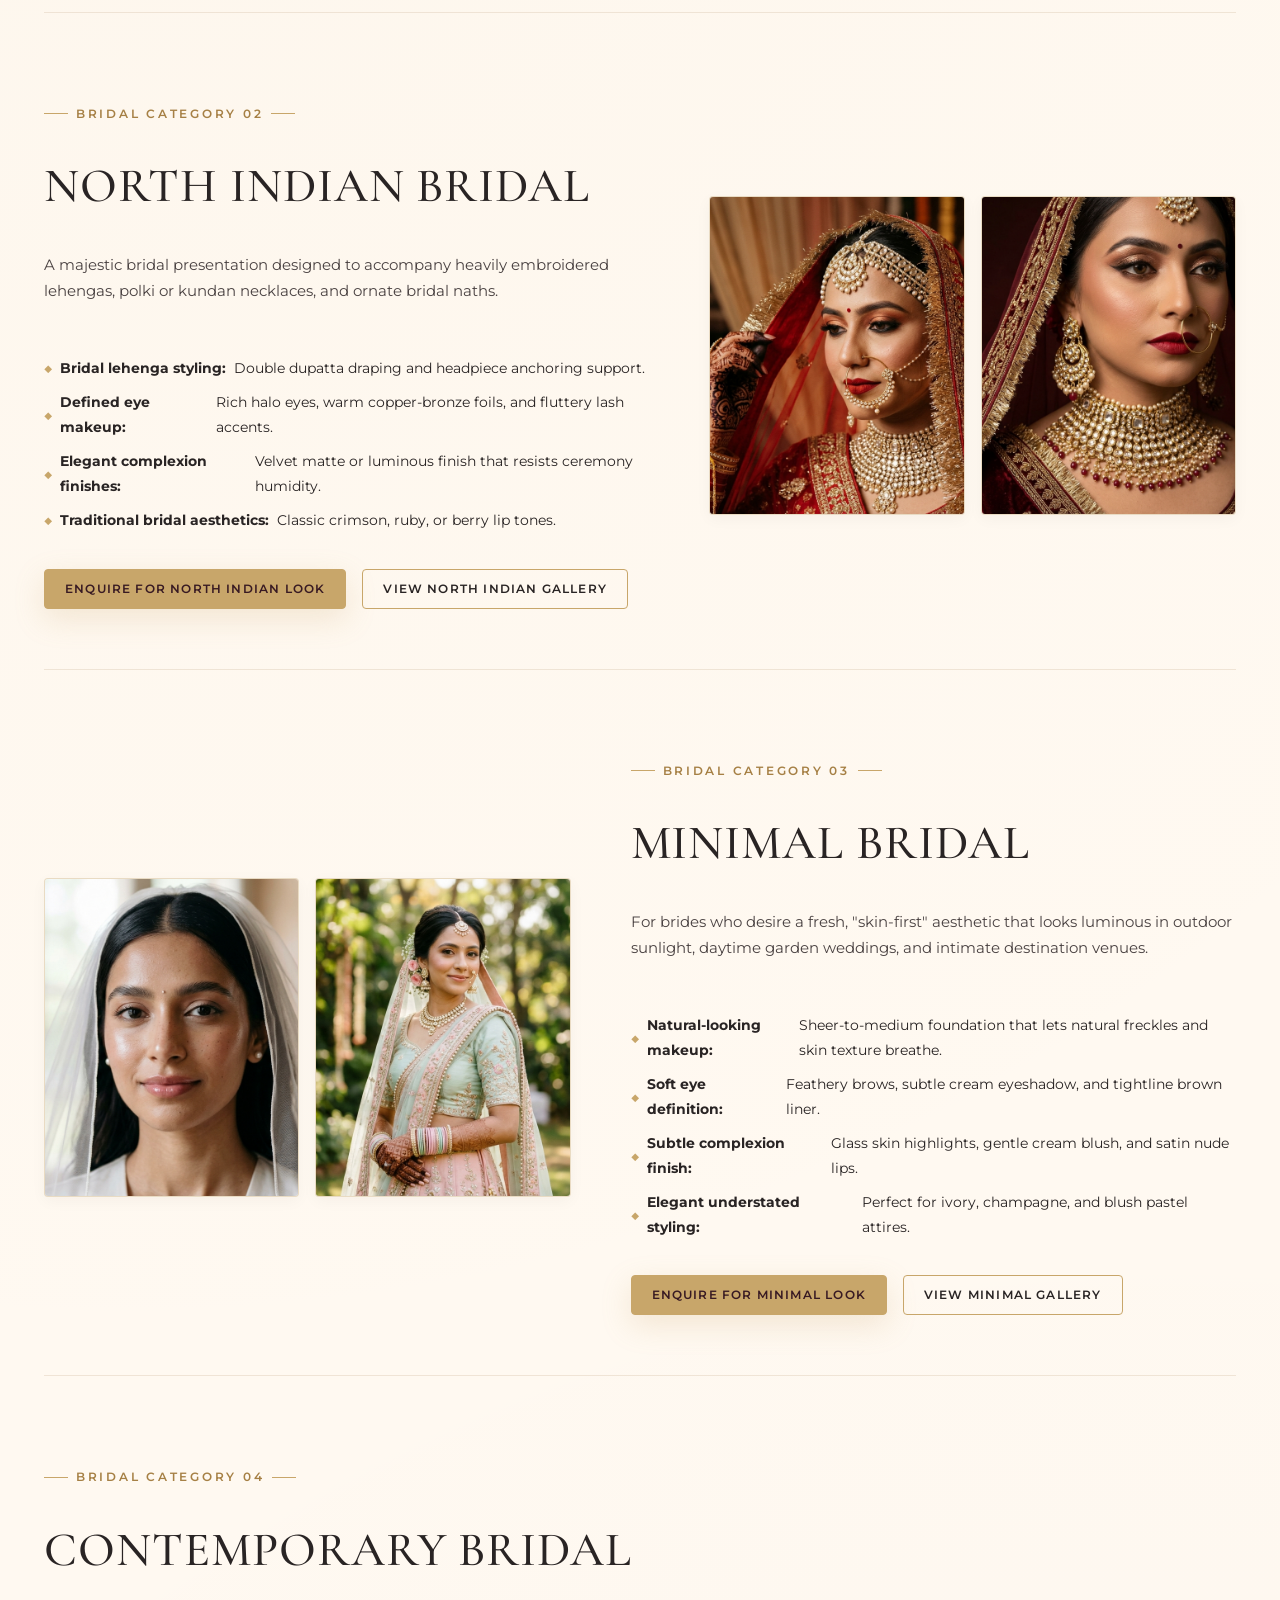
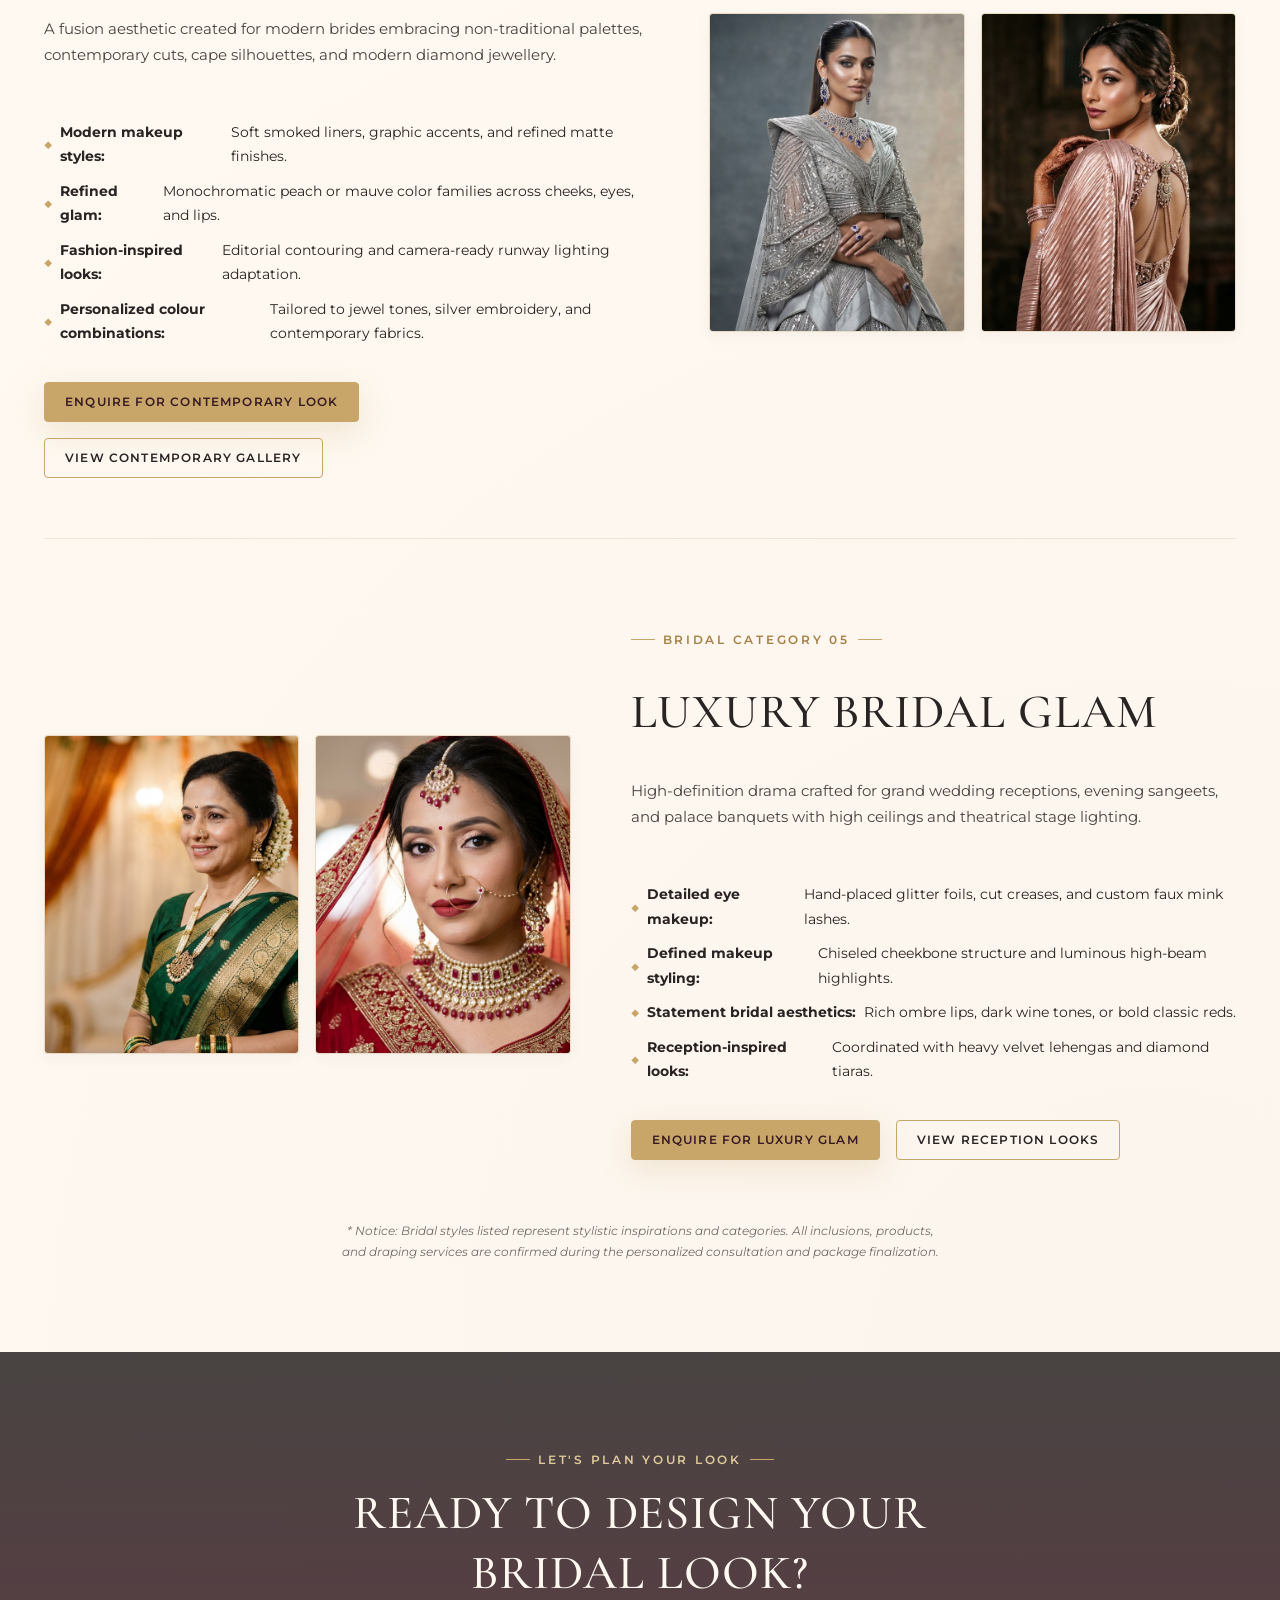
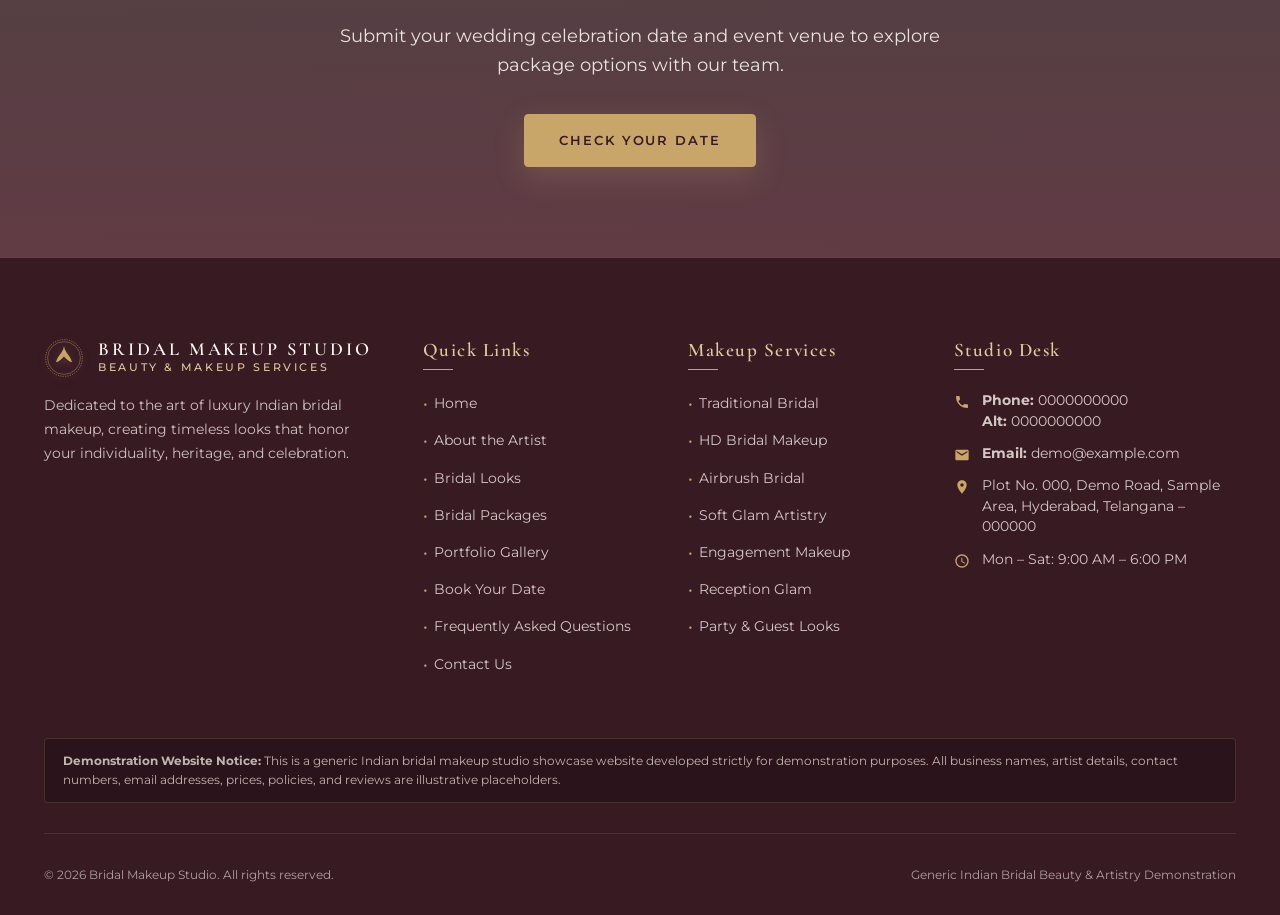
<file: bridal-makeup.html>
<!DOCTYPE html>
<html lang="en">
<head>
  <meta charset="UTF-8">
  <meta name="viewport" content="width=device-width, initial-scale=1.0">
  <title>Bridal Makeup Looks &amp; Styles | Bridal Makeup Studio | Indian Wedding Artistry</title>
  <meta name="description" content="Explore luxury Indian bridal makeup styles: South Indian traditional bridal, North Indian lehenga glam, minimal bridal, contemporary fusion, and luxury bridal glam.">
  <link rel="icon" type="image/svg+xml" href="data:image/svg+xml,<svg xmlns='http://www.w3.org/2000/svg' viewBox='0 0 100 100'><circle cx='50' cy='50' r='45' fill='%23542B36'/><circle cx='50' cy='50' r='40' stroke='%23C8A66A' stroke-width='2' fill='none'/><path d='M50 22 C50 36 34 45 30 60 C36 60 42 54 50 46 C58 54 64 60 70 60 C66 45 50 36 50 22 Z' fill='%23C8A66A'/></svg>">
  <link rel="stylesheet" href="assets/css/style.css">
</head>
<body>

  <!-- Top Utility Bar -->
  <div class="top-bar">
    <div class="container top-bar-inner">
      <div class="top-bar-contact">
        <span class="top-bar-item">
          <svg viewBox="0 0 24 24"><path d="M6.62 10.79a15.05 15.05 0 006.59 6.59l2.2-2.2c.27-.27.67-.36 1.02-.24 1.12.37 2.33.57 3.57.57.55 0 1 .45 1 1V20c0 .55-.45 1-1 1-9.39 0-17-7.61-17-17 0-.55.45-1 1-1h3.5c.55 0 1 .45 1 1 0 1.25.2 2.45.57 3.57.11.35.03.74-.25 1.02l-2.2 2.2z"/></svg>
          Call: 0000000000
        </span>
        <span class="top-bar-item">
          <svg viewBox="0 0 24 24"><path d="M20 4H4c-1.1 0-1.99.9-1.99 2L2 18c0 1.1.9 2 2 2h16c1.1 0 2-.9 2-2V6c0-1.1-.9-2-2-2zm0 4l-8 5-8-5V6l8 5 8-5v2z"/></svg>
          demo@example.com
        </span>
        <span class="top-bar-item">
          <svg viewBox="0 0 24 24"><path d="M11.99 2C6.47 2 2 6.48 2 12s4.47 10 9.99 10C17.52 22 22 17.52 22 12S17.52 2 11.99 2zM12 20c-4.42 0-8-3.58-8-8s3.58-8 8-8 8 3.58 8 8-3.58 8-8 8zm.5-13H11v6l5.25 3.15.75-1.23-4.5-2.67z"/></svg>
          Mon – Sat: 9:00 AM – 6:00 PM
        </span>
      </div>
      <div class="top-bar-tag">
        Generic Demo Website • Hyderabad, Telangana
      </div>
    </div>
  </div>

  <!-- Header -->
  <header class="header">
    <div class="container header-inner">
      <a href="index.html" class="brand-logo-link">
        <div class="logo-symbol">
          <svg viewBox="0 0 100 100" fill="none">
            <circle cx="50" cy="50" r="46" stroke="currentColor" stroke-width="1.5" stroke-dasharray="3 3"/>
            <circle cx="50" cy="50" r="41" stroke="currentColor" stroke-width="1"/>
            <path d="M50 18 C50 34 34 44 30 60 C36 60 42 54 50 46 C58 54 64 60 70 60 C66 44 50 34 50 18 Z" fill="currentColor"/>
          </svg>
        </div>
        <div class="brand-text-wrap">
          <span class="brand-title">BRIDAL MAKEUP STUDIO</span>
          <span class="brand-subtitle">BEAUTY &amp; MAKEUP SERVICES</span>
        </div>
      </a>

      <nav class="nav-desktop" aria-label="Main Navigation">
        <ul class="nav-links">
          <li class="nav-item"><a href="index.html" class="nav-link">Home</a></li>
          <li class="nav-item"><a href="about.html" class="nav-link">About</a></li>
          <li class="nav-item dropdown">
            <a href="services.html" class="nav-link">
              Services
              <svg class="dropdown-arrow" viewBox="0 0 24 24"><path d="M7 10l5 5 5-5z"/></svg>
            </a>
            <div class="dropdown-menu">
              <a href="bridal-makeup.html" class="dropdown-link active">Bridal Makeup</a>
              <a href="engagement-makeup.html" class="dropdown-link">Engagement Makeup</a>
              <a href="reception-makeup.html" class="dropdown-link">Reception Makeup</a>
              <a href="party-makeup.html" class="dropdown-link">Party Makeup</a>
              <a href="services.html#bridesmaid" class="dropdown-link">Bridesmaid Makeup</a>
              <a href="services.html#family" class="dropdown-link">Family Makeup</a>
              <a href="services.html" class="dropdown-link" style="font-weight: 600; border-top: 1px solid var(--border-subtle); margin-top: 4px;">View All Services</a>
            </div>
          </li>
          <li class="nav-item"><a href="bridal-makeup.html" class="nav-link active">Bridal Makeup</a></li>
          <li class="nav-item"><a href="bridal-packages.html" class="nav-link">Packages</a></li>
          <li class="nav-item"><a href="gallery.html" class="nav-link">Gallery</a></li>
          <li class="nav-item"><a href="contact.html" class="nav-link">Contact</a></li>
        </ul>
        <a href="booking.html" class="btn btn-primary btn-sm">Book Your Date</a>
      </nav>

      <button class="mobile-toggle" id="mobileToggleBtn" aria-label="Toggle navigation menu">
        <span></span>
        <span></span>
        <span></span>
      </button>
    </div>
  </header>

  <!-- Mobile Drawer -->
  <div class="mobile-nav-backdrop" id="mobileNavBackdrop"></div>
  <aside class="mobile-nav-drawer" id="mobileNavDrawer">
    <div>
      <div style="display: flex; align-items: center; gap: 10px; margin-bottom: 24px; padding-bottom: 16px; border-bottom: 1px solid var(--border-gold);">
        <div class="logo-symbol" style="width: 32px; height: 32px;">
          <svg viewBox="0 0 100 100" fill="none"><circle cx="50" cy="50" r="46" stroke="currentColor" stroke-width="2"/><path d="M50 20 C50 35 34 45 30 60 C36 60 42 54 50 46 C58 54 64 60 70 60 C66 45 50 35 50 20 Z" fill="currentColor"/></svg>
        </div>
        <div style="font-family: var(--font-serif); font-weight: 600; color: var(--deep-burgundy); font-size: 1.1rem;">
          BRIDAL MAKEUP STUDIO
        </div>
      </div>
      <ul class="mobile-nav-list">
        <li class="mobile-nav-item"><a href="index.html">Home</a></li>
        <li class="mobile-nav-item"><a href="about.html">About the Artist</a></li>
        <li class="mobile-nav-item">
          <div class="mobile-dropdown-title" id="mobileDropdownToggle">
            Makeup Services <span style="font-size: 1rem;">▾</span>
          </div>
          <div class="mobile-submenu" id="mobileSubmenu">
            <a href="bridal-makeup.html" class="active">Bridal Makeup</a>
            <a href="engagement-makeup.html">Engagement Makeup</a>
            <a href="reception-makeup.html">Reception Makeup</a>
            <a href="party-makeup.html">Party Makeup</a>
            <a href="services.html">All Services Overview</a>
          </div>
        </li>
        <li class="mobile-nav-item"><a href="bridal-makeup.html" class="active">Bridal Looks</a></li>
        <li class="mobile-nav-item"><a href="bridal-packages.html">Bridal Packages</a></li>
        <li class="mobile-nav-item"><a href="gallery.html">Portfolio Gallery</a></li>
        <li class="mobile-nav-item"><a href="faq.html">FAQs</a></li>
        <li class="mobile-nav-item"><a href="contact.html">Contact Us</a></li>
      </ul>
    </div>
    <div class="mobile-drawer-footer">
      <a href="booking.html" class="btn btn-primary" style="width: 100%;">Check Your Date</a>
    </div>
  </aside>

  <!-- Editorial Hero -->
  <section class="hero-editorial" style="padding-top: 50px; padding-bottom: 70px;">
    <div class="container hero-grid">
      <div class="hero-content">
        <div class="hero-eyebrow">
          <span class="dot"></span> Bespoke Bridal Collections
        </div>
        <h1 class="hero-title" style="font-size: clamp(2.2rem, 4.5vw, 3.8rem);">
          EVERY BRIDE DESERVES HER OWN SIGNATURE LOOK
        </h1>
        <div class="gold-ornament" style="justify-content: flex-start;">
          <div class="diamond"></div>
          <div class="line" style="width: 70px;"></div>
        </div>
        <p class="hero-description">
          From traditional bridal elegance to contemporary beauty, explore makeup styles designed around your preferences and wedding celebration.
        </p>
        <div class="btn-group">
          <a href="booking.html" class="btn btn-primary">Check Availability</a>
          <a href="#categories" class="btn btn-secondary">Explore Styles Below</a>
        </div>
      </div>

      <div class="hero-image-wrap">
        <div class="hero-frame-accent"></div>
        <div class="img-box aspect-4-5">
          <img src="assets/images/luxury-bridal-glam.jpeg" alt="Luxury Bridal Glamour" class="luxury-img aspect-4-5" loading="lazy" onerror="this.onerror=null; this.src='images/luxury-bridal-glam.jpeg';">
        </div>
      </div>
    </div>
  </section>

  <!-- Bridal Categories Section -->
  <div class="container section" id="categories">

    <!-- 1. South Indian Bridal -->
    <div class="welcome-grid" style="margin-bottom: 90px; padding-bottom: 60px; border-bottom: 1px solid var(--border-subtle);">
      <div style="display: grid; grid-template-columns: 1fr 1fr; gap: 16px;">
        <div class="img-box aspect-4-5">
          <img src="assets/images/south-indian-temple-bride.jpeg" alt="Temple Jewellery Style" class="luxury-img aspect-4-5" loading="lazy" onerror="this.onerror=null; this.src='images/south-indian-temple-bride.jpeg';">
        </div>
        <div class="img-box aspect-4-5">
          <img src="assets/images/south-indian-muhurtham-bride.jpeg" alt="Silk Saree Look" class="luxury-img aspect-4-5" loading="lazy" onerror="this.onerror=null; this.src='images/south-indian-muhurtham-bride.jpeg';">
        </div>
      </div>

      <div class="welcome-text-content">
        <span class="section-tag">Bridal Category 01</span>
        <h2 class="section-title">SOUTH INDIAN BRIDAL</h2>
        <p>
          Rooted in timeless regional aesthetics, this look is curated to pair with vibrant Kanjeevaram and silk sarees, fragrant jasmine garlands, and pure gold or antique temple jewellery.
        </p>
        <ul style="display: flex; flex-direction: column; gap: 10px; margin: 16px 0;">
          <li style="display: flex; align-items: center; gap: 8px; font-size: 0.9rem;">
            <span style="color: var(--champagne-gold);">◆</span> <strong>Traditional saree styling:</strong> Saree pleat setting and pallu pinning.
          </li>
          <li style="display: flex; align-items: center; gap: 8px; font-size: 0.9rem;">
            <span style="color: var(--champagne-gold);">◆</span> <strong>Temple jewellery-inspired looks:</strong> Warm golden undertones and regal complexion balance.
          </li>
          <li style="display: flex; align-items: center; gap: 8px; font-size: 0.9rem;">
            <span style="color: var(--champagne-gold);">◆</span> <strong>Classic bridal eye makeup:</strong> Precision winged liner, kohl definition, and golden eyelid illumination.
          </li>
          <li style="display: flex; align-items: center; gap: 8px; font-size: 0.9rem;">
            <span style="color: var(--champagne-gold);">◆</span> <strong>Traditional beauty aesthetics:</strong> Red, vermilion, or deep terracotta lip pairings.
          </li>
        </ul>
        <div class="btn-group">
          <a href="booking.html?style=South+Indian+Bridal" class="btn btn-primary btn-sm">Enquire for South Indian Look</a>
          <a href="gallery.html?filter=south-indian" class="btn btn-secondary btn-sm">View South Indian Gallery</a>
        </div>
      </div>
    </div>

    <!-- 2. North Indian Bridal -->
    <div class="welcome-grid" style="margin-bottom: 90px; padding-bottom: 60px; border-bottom: 1px solid var(--border-subtle); grid-template-columns: 1.15fr 1fr;">
      <div class="welcome-text-content">
        <span class="section-tag">Bridal Category 02</span>
        <h2 class="section-title">NORTH INDIAN BRIDAL</h2>
        <p>
          A majestic bridal presentation designed to accompany heavily embroidered lehengas, polki or kundan necklaces, and ornate bridal naths.
        </p>
        <ul style="display: flex; flex-direction: column; gap: 10px; margin: 16px 0;">
          <li style="display: flex; align-items: center; gap: 8px; font-size: 0.9rem;">
            <span style="color: var(--champagne-gold);">◆</span> <strong>Bridal lehenga styling:</strong> Double dupatta draping and headpiece anchoring support.
          </li>
          <li style="display: flex; align-items: center; gap: 8px; font-size: 0.9rem;">
            <span style="color: var(--champagne-gold);">◆</span> <strong>Defined eye makeup:</strong> Rich halo eyes, warm copper-bronze foils, and fluttery lash accents.
          </li>
          <li style="display: flex; align-items: center; gap: 8px; font-size: 0.9rem;">
            <span style="color: var(--champagne-gold);">◆</span> <strong>Elegant complexion finishes:</strong> Velvet matte or luminous finish that resists ceremony humidity.
          </li>
          <li style="display: flex; align-items: center; gap: 8px; font-size: 0.9rem;">
            <span style="color: var(--champagne-gold);">◆</span> <strong>Traditional bridal aesthetics:</strong> Classic crimson, ruby, or berry lip tones.
          </li>
        </ul>
        <div class="btn-group">
          <a href="booking.html?style=North+Indian+Bridal" class="btn btn-primary btn-sm">Enquire for North Indian Look</a>
          <a href="gallery.html?filter=north-indian" class="btn btn-secondary btn-sm">View North Indian Gallery</a>
        </div>
      </div>

      <div style="display: grid; grid-template-columns: 1fr 1fr; gap: 16px;">
        <div class="img-box aspect-4-5">
          <img src="assets/images/north-indian-lehenga-bride.jpeg" alt="Regal Crimson Look" class="luxury-img aspect-4-5" loading="lazy" onerror="this.onerror=null; this.src='images/north-indian-lehenga-bride.jpeg';">
        </div>
        <div class="img-box aspect-4-5">
          <img src="assets/images/north-indian-regal-bride.jpeg" alt="Polki Choker Glam" class="luxury-img aspect-4-5" loading="lazy" onerror="this.onerror=null; this.src='images/north-indian-regal-bride.jpeg';">
        </div>
      </div>
    </div>

    <!-- 3. Minimal Bridal -->
    <div class="welcome-grid" style="margin-bottom: 90px; padding-bottom: 60px; border-bottom: 1px solid var(--border-subtle);">
      <div style="display: grid; grid-template-columns: 1fr 1fr; gap: 16px;">
        <div class="img-box aspect-4-5">
          <img src="assets/images/minimal-dewy-bride.jpeg" alt="Dewy Skin Aesthetic" class="luxury-img aspect-4-5" loading="lazy" onerror="this.onerror=null; this.src='images/minimal-dewy-bride.jpeg';">
        </div>
        <div class="img-box aspect-4-5">
          <img src="assets/images/minimal-pastel-bride.jpeg" alt="Pastel Harmony" class="luxury-img aspect-4-5" loading="lazy" onerror="this.onerror=null; this.src='images/minimal-pastel-bride.jpeg';">
        </div>
      </div>

      <div class="welcome-text-content">
        <span class="section-tag">Bridal Category 03</span>
        <h2 class="section-title">MINIMAL BRIDAL</h2>
        <p>
          For brides who desire a fresh, "skin-first" aesthetic that looks luminous in outdoor sunlight, daytime garden weddings, and intimate destination venues.
        </p>
        <ul style="display: flex; flex-direction: column; gap: 10px; margin: 16px 0;">
          <li style="display: flex; align-items: center; gap: 8px; font-size: 0.9rem;">
            <span style="color: var(--champagne-gold);">◆</span> <strong>Natural-looking makeup:</strong> Sheer-to-medium foundation that lets natural freckles and skin texture breathe.
          </li>
          <li style="display: flex; align-items: center; gap: 8px; font-size: 0.9rem;">
            <span style="color: var(--champagne-gold);">◆</span> <strong>Soft eye definition:</strong> Feathery brows, subtle cream eyeshadow, and tightline brown liner.
          </li>
          <li style="display: flex; align-items: center; gap: 8px; font-size: 0.9rem;">
            <span style="color: var(--champagne-gold);">◆</span> <strong>Subtle complexion finish:</strong> Glass skin highlights, gentle cream blush, and satin nude lips.
          </li>
          <li style="display: flex; align-items: center; gap: 8px; font-size: 0.9rem;">
            <span style="color: var(--champagne-gold);">◆</span> <strong>Elegant understated styling:</strong> Perfect for ivory, champagne, and blush pastel attires.
          </li>
        </ul>
        <div class="btn-group">
          <a href="booking.html?style=Minimal+Bridal" class="btn btn-primary btn-sm">Enquire for Minimal Look</a>
          <a href="gallery.html?filter=minimal" class="btn btn-secondary btn-sm">View Minimal Gallery</a>
        </div>
      </div>
    </div>

    <!-- 4. Contemporary Bridal -->
    <div class="welcome-grid" style="margin-bottom: 90px; padding-bottom: 60px; border-bottom: 1px solid var(--border-subtle); grid-template-columns: 1.15fr 1fr;">
      <div class="welcome-text-content">
        <span class="section-tag">Bridal Category 04</span>
        <h2 class="section-title">CONTEMPORARY BRIDAL</h2>
        <p>
          A fusion aesthetic created for modern brides embracing non-traditional palettes, contemporary cuts, cape silhouettes, and modern diamond jewellery.
        </p>
        <ul style="display: flex; flex-direction: column; gap: 10px; margin: 16px 0;">
          <li style="display: flex; align-items: center; gap: 8px; font-size: 0.9rem;">
            <span style="color: var(--champagne-gold);">◆</span> <strong>Modern makeup styles:</strong> Soft smoked liners, graphic accents, and refined matte finishes.
          </li>
          <li style="display: flex; align-items: center; gap: 8px; font-size: 0.9rem;">
            <span style="color: var(--champagne-gold);">◆</span> <strong>Refined glam:</strong> Monochromatic peach or mauve color families across cheeks, eyes, and lips.
          </li>
          <li style="display: flex; align-items: center; gap: 8px; font-size: 0.9rem;">
            <span style="color: var(--champagne-gold);">◆</span> <strong>Fashion-inspired looks:</strong> Editorial contouring and camera-ready runway lighting adaptation.
          </li>
          <li style="display: flex; align-items: center; gap: 8px; font-size: 0.9rem;">
            <span style="color: var(--champagne-gold);">◆</span> <strong>Personalized colour combinations:</strong> Tailored to jewel tones, silver embroidery, and contemporary fabrics.
          </li>
        </ul>
        <div class="btn-group">
          <a href="booking.html?style=Contemporary+Bridal" class="btn btn-primary btn-sm">Enquire for Contemporary Look</a>
          <a href="gallery.html?filter=contemporary" class="btn btn-secondary btn-sm">View Contemporary Gallery</a>
        </div>
      </div>

      <div style="display: grid; grid-template-columns: 1fr 1fr; gap: 16px;">
        <div class="img-box aspect-4-5">
          <img src="assets/images/contemporary-fusion-bride.jpeg" alt="Fusion Silhouette" class="luxury-img aspect-4-5" loading="lazy" onerror="this.onerror=null; this.src='images/contemporary-fusion-bride.jpeg';">
        </div>
        <div class="img-box aspect-4-5">
          <img src="assets/images/contemporary-editorial-bride.jpeg" alt="Runway Bridal Glow" class="luxury-img aspect-4-5" loading="lazy" onerror="this.onerror=null; this.src='images/contemporary-editorial-bride.jpeg';">
        </div>
      </div>
    </div>

    <!-- 5. Luxury Bridal Glam -->
    <div class="welcome-grid" style="grid-template-columns: 1fr 1.15fr;">
      <div style="display: grid; grid-template-columns: 1fr 1fr; gap: 16px;">
        <div class="img-box aspect-4-5">
          <img src="assets/images/luxury-statement-glam.jpeg" alt="Dramatic Evening Eye" class="luxury-img aspect-4-5" loading="lazy" onerror="this.onerror=null; this.src='images/luxury-statement-glam.jpeg';">
        </div>
        <div class="img-box aspect-4-5">
          <img src="assets/images/luxury-royal-glam.jpeg" alt="Royal Banquet Glam" class="luxury-img aspect-4-5" loading="lazy" onerror="this.onerror=null; this.src='images/luxury-royal-glam.jpeg';">
        </div>
      </div>

      <div class="welcome-text-content">
        <span class="section-tag">Bridal Category 05</span>
        <h2 class="section-title">LUXURY BRIDAL GLAM</h2>
        <p>
          High-definition drama crafted for grand wedding receptions, evening sangeets, and palace banquets with high ceilings and theatrical stage lighting.
        </p>
        <ul style="display: flex; flex-direction: column; gap: 10px; margin: 16px 0;">
          <li style="display: flex; align-items: center; gap: 8px; font-size: 0.9rem;">
            <span style="color: var(--champagne-gold);">◆</span> <strong>Detailed eye makeup:</strong> Hand-placed glitter foils, cut creases, and custom faux mink lashes.
          </li>
          <li style="display: flex; align-items: center; gap: 8px; font-size: 0.9rem;">
            <span style="color: var(--champagne-gold);">◆</span> <strong>Defined makeup styling:</strong> Chiseled cheekbone structure and luminous high-beam highlights.
          </li>
          <li style="display: flex; align-items: center; gap: 8px; font-size: 0.9rem;">
            <span style="color: var(--champagne-gold);">◆</span> <strong>Statement bridal aesthetics:</strong> Rich ombre lips, dark wine tones, or bold classic reds.
          </li>
          <li style="display: flex; align-items: center; gap: 8px; font-size: 0.9rem;">
            <span style="color: var(--champagne-gold);">◆</span> <strong>Reception-inspired looks:</strong> Coordinated with heavy velvet lehengas and diamond tiaras.
          </li>
        </ul>
        <div class="btn-group">
          <a href="booking.html?style=Luxury+Bridal+Glam" class="btn btn-primary btn-sm">Enquire for Luxury Glam</a>
          <a href="reception-makeup.html" class="btn btn-secondary btn-sm">View Reception Looks</a>
        </div>
      </div>
    </div>

    <!-- Editorial note -->
    <div class="demo-disclosure-note" style="margin-top: 60px;">
      * Notice: Bridal styles listed represent stylistic inspirations and categories. All inclusions, products, and draping services are confirmed during the personalized consultation and package finalization.
    </div>
  </div>

  <!-- Booking CTA -->
  <section class="cta-banner">
    <div class="container cta-banner-content">
      <span class="section-tag" style="color: var(--champagne-gold-light);">Let's Plan Your Look</span>
      <h2 class="cta-banner-title">READY TO DESIGN YOUR BRIDAL LOOK?</h2>
      <p class="cta-banner-desc">
        Submit your wedding celebration date and event venue to explore package options with our team.
      </p>
      <a href="booking.html" class="btn btn-primary">Check Your Date</a>
    </div>
  </section>

  <!-- Footer -->
  <footer class="footer">
    <div class="container">
      <div class="footer-top-grid">
        <div class="footer-brand">
          <a href="index.html" class="brand-logo-link">
            <div class="logo-symbol" style="width: 40px; height: 40px;">
              <svg viewBox="0 0 100 100" fill="none">
                <circle cx="50" cy="50" r="46" stroke="currentColor" stroke-width="1.5" stroke-dasharray="3 3"/>
                <circle cx="50" cy="50" r="41" stroke="currentColor" stroke-width="1"/>
                <path d="M50 18 C50 34 34 44 30 60 C36 60 42 54 50 46 C58 54 64 60 70 60 C66 44 50 34 50 18 Z" fill="currentColor"/>
              </svg>
            </div>
            <div class="brand-text-wrap">
              <span class="brand-title" style="color: var(--soft-ivory); font-size: 1.15rem;">BRIDAL MAKEUP STUDIO</span>
              <span class="brand-subtitle" style="color: var(--champagne-gold-light);">BEAUTY &amp; MAKEUP SERVICES</span>
            </div>
          </a>
          <p class="footer-brand-desc">
            Dedicated to the art of luxury Indian bridal makeup, creating timeless looks that honor your individuality, heritage, and celebration.
          </p>
        </div>

        <div>
          <h4 class="footer-heading">Quick Links</h4>
          <ul class="footer-links-list">
            <li><a href="index.html" class="footer-link">Home</a></li>
            <li><a href="about.html" class="footer-link">About the Artist</a></li>
            <li><a href="bridal-makeup.html" class="footer-link">Bridal Looks</a></li>
            <li><a href="bridal-packages.html" class="footer-link">Bridal Packages</a></li>
            <li><a href="gallery.html" class="footer-link">Portfolio Gallery</a></li>
            <li><a href="booking.html" class="footer-link">Book Your Date</a></li>
            <li><a href="faq.html" class="footer-link">Frequently Asked Questions</a></li>
            <li><a href="contact.html" class="footer-link">Contact Us</a></li>
          </ul>
        </div>

        <div>
          <h4 class="footer-heading">Makeup Services</h4>
          <ul class="footer-links-list">
            <li><a href="bridal-makeup.html" class="footer-link">Traditional Bridal</a></li>
            <li><a href="bridal-makeup.html" class="footer-link">HD Bridal Makeup</a></li>
            <li><a href="bridal-makeup.html" class="footer-link">Airbrush Bridal</a></li>
            <li><a href="services.html#soft-glam" class="footer-link">Soft Glam Artistry</a></li>
            <li><a href="engagement-makeup.html" class="footer-link">Engagement Makeup</a></li>
            <li><a href="reception-makeup.html" class="footer-link">Reception Glam</a></li>
            <li><a href="party-makeup.html" class="footer-link">Party &amp; Guest Looks</a></li>
          </ul>
        </div>

        <div>
          <h4 class="footer-heading">Studio Desk</h4>
          <div class="footer-contact-item">
            <svg viewBox="0 0 24 24"><path d="M6.62 10.79a15.05 15.05 0 006.59 6.59l2.2-2.2c.27-.27.67-.36 1.02-.24 1.12.37 2.33.57 3.57.57.55 0 1 .45 1 1V20c0 .55-.45 1-1 1-9.39 0-17-7.61-17-17 0-.55.45-1 1-1h3.5c.55 0 1 .45 1 1 0 1.25.2 2.45.57 3.57.11.35.03.74-.25 1.02l-2.2 2.2z"/></svg>
            <div>
              <strong>Phone:</strong> 0000000000<br>
              <strong>Alt:</strong> 0000000000
            </div>
          </div>
          <div class="footer-contact-item">
            <svg viewBox="0 0 24 24"><path d="M20 4H4c-1.1 0-1.99.9-1.99 2L2 18c0 1.1.9 2 2 2h16c1.1 0 2-.9 2-2V6c0-1.1-.9-2-2-2zm0 4l-8 5-8-5V6l8 5 8-5v2z"/></svg>
            <div>
              <strong>Email:</strong> demo@example.com
            </div>
          </div>
          <div class="footer-contact-item">
            <svg viewBox="0 0 24 24"><path d="M12 2C8.13 2 5 5.13 5 9c0 5.25 7 13 7 13s7-7.75 7-13c0-3.87-3.13-7-7-7zm0 9.5c-1.38 0-2.5-1.12-2.5-2.5s1.12-2.5 2.5-2.5 2.5 1.12 2.5 2.5-1.12 2.5-2.5 2.5z"/></svg>
            <div>
              Plot No. 000, Demo Road, Sample Area, Hyderabad, Telangana – 000000
            </div>
          </div>
          <div class="footer-contact-item">
            <svg viewBox="0 0 24 24"><path d="M11.99 2C6.47 2 2 6.48 2 12s4.47 10 9.99 10C17.52 22 22 17.52 22 12S17.52 2 11.99 2zM12 20c-4.42 0-8-3.58-8-8s3.58-8 8-8 8 3.58 8 8-3.58 8-8 8zm.5-13H11v6l5.25 3.15.75-1.23-4.5-2.67z"/></svg>
            <div>
              Mon – Sat: 9:00 AM – 6:00 PM
            </div>
          </div>
        </div>
      </div>

      <div class="footer-notice-box">
        <strong>Demonstration Website Notice:</strong> This is a generic Indian bridal makeup studio showcase website developed strictly for demonstration purposes. All business names, artist details, contact numbers, email addresses, prices, policies, and reviews are illustrative placeholders.
      </div>

      <div class="footer-bottom">
        <div>&copy; 2026 Bridal Makeup Studio. All rights reserved.</div>
        <div>Generic Indian Bridal Beauty &amp; Artistry Demonstration</div>
      </div>
    </div>
  </footer>

  <button class="scroll-top-btn" id="scrollTopBtn" aria-label="Scroll to top of page">
    <svg viewBox="0 0 24 24"><path d="M7.41 15.41L12 10.83l4.59 4.58L18 14l-6-6-6 6z"/></svg>
  </button>

  <script src="assets/js/script.js"></script>
</body>
</html>
</file>
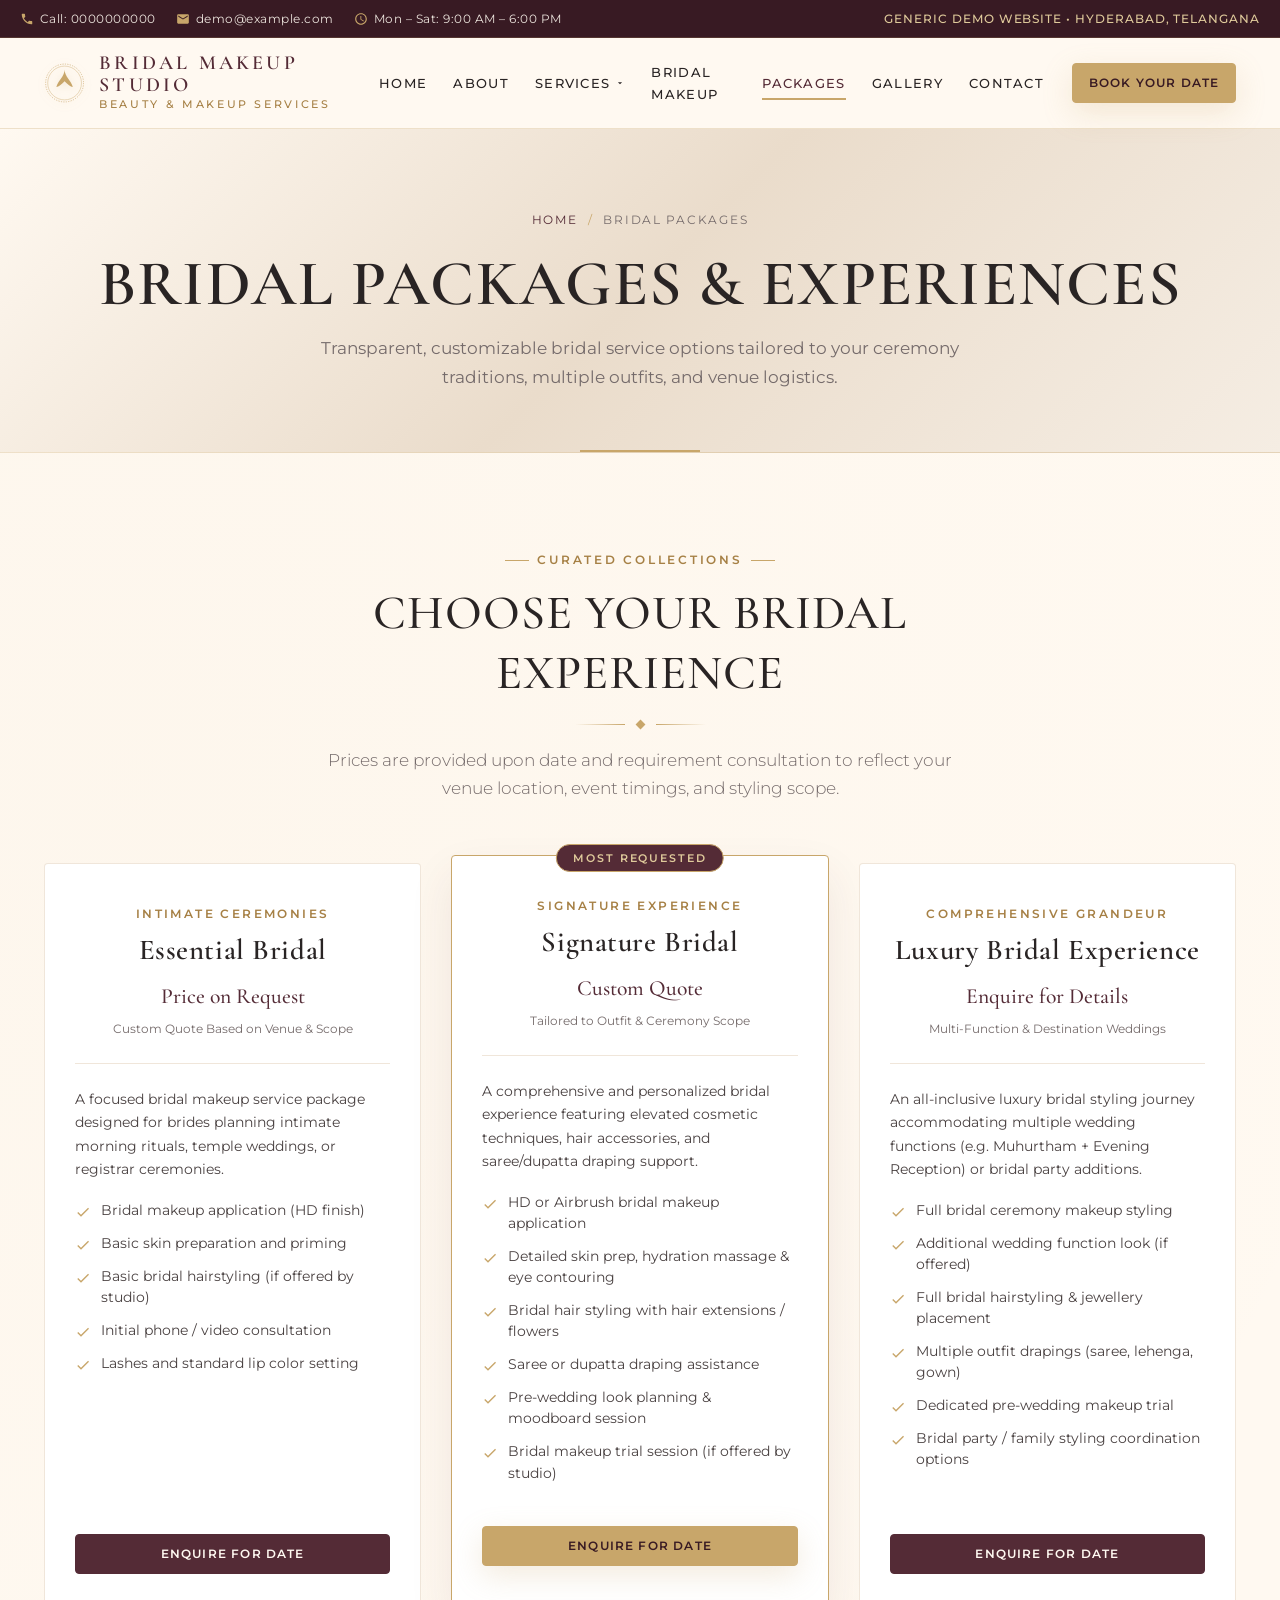
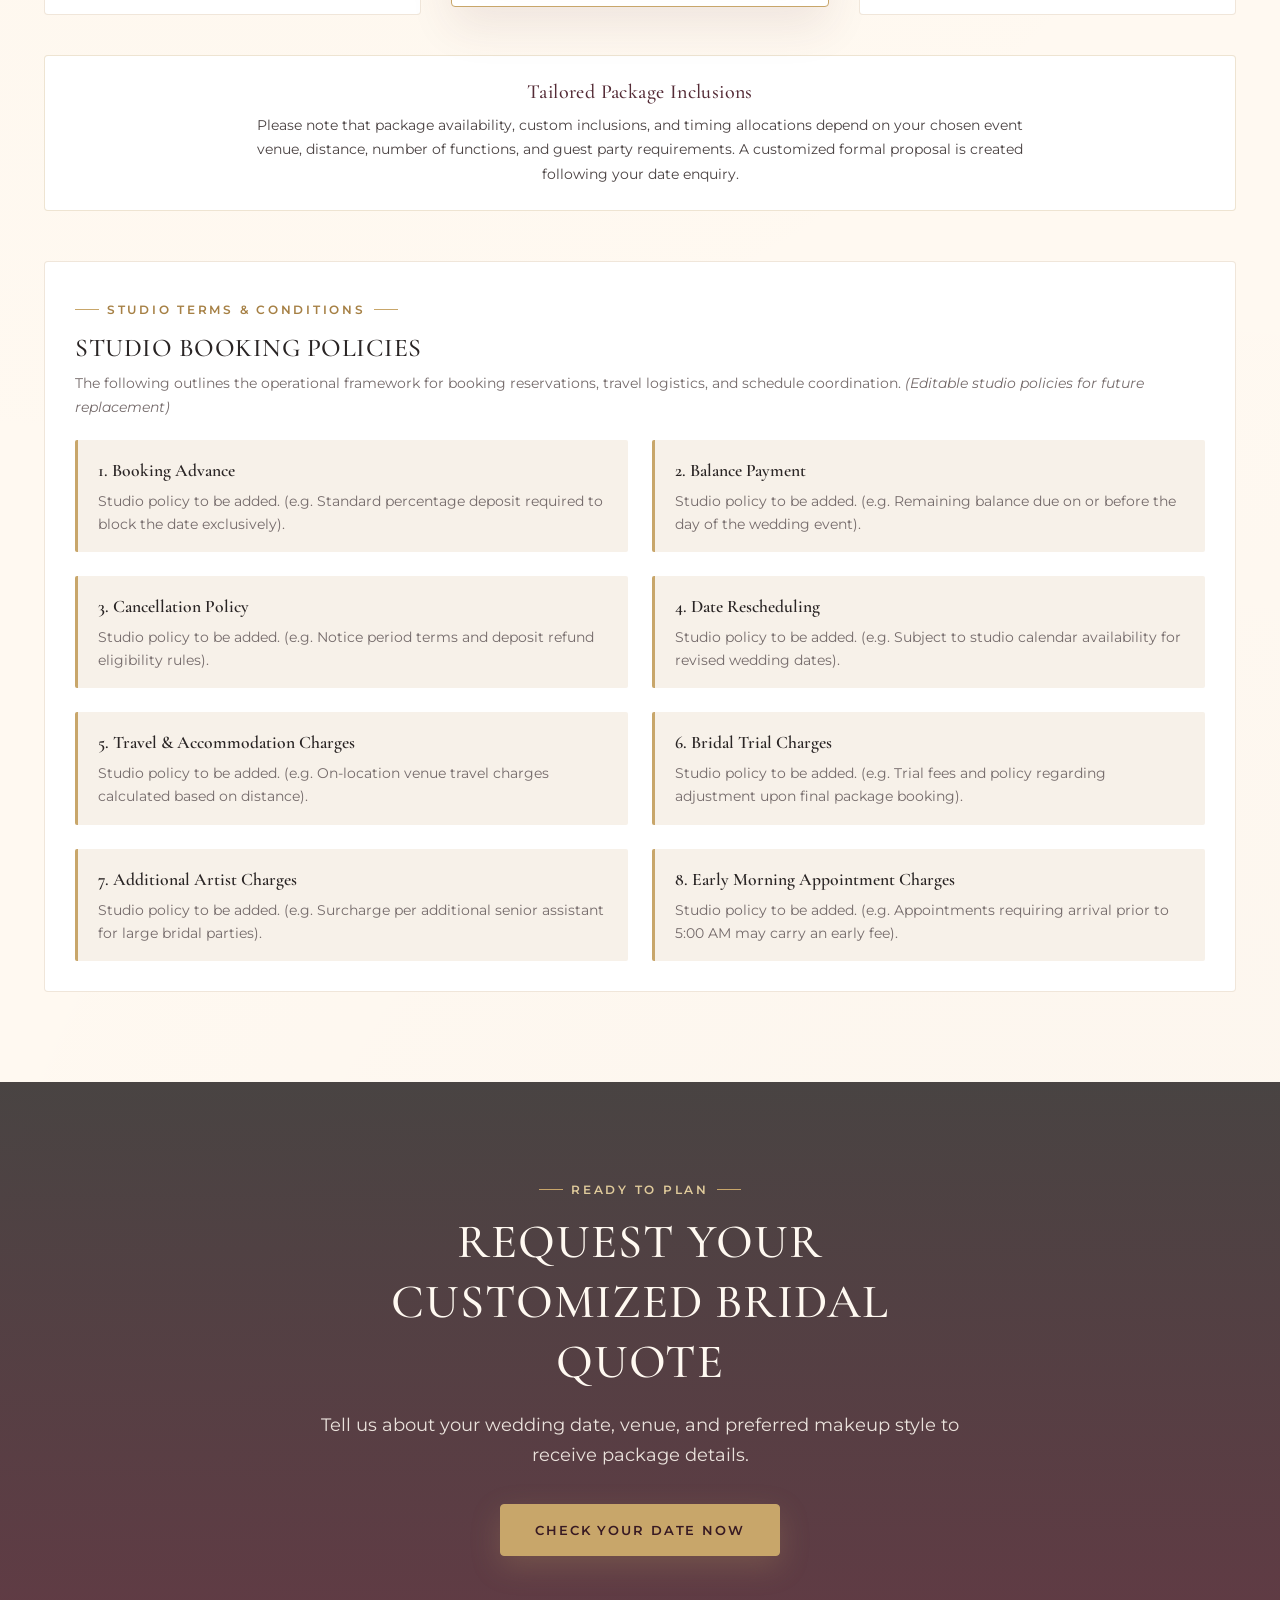
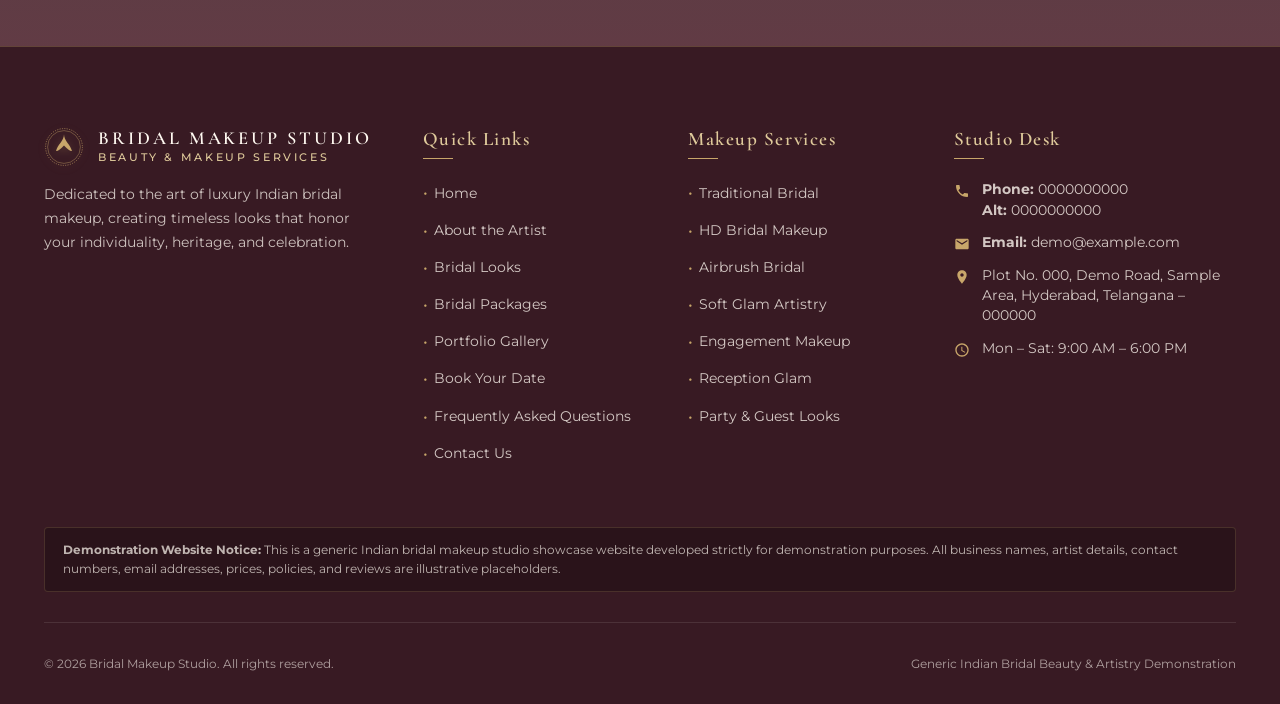
<file: bridal-packages.html>
<!DOCTYPE html>
<html lang="en">
<head>
  <meta charset="UTF-8">
  <meta name="viewport" content="width=device-width, initial-scale=1.0">
  <title>Bridal Packages &amp; Pricing | Bridal Makeup Studio | Wedding Packages</title>
  <meta name="description" content="Explore custom Indian bridal makeup packages: Essential Bridal, Signature Bridal, and Luxury Bridal Experience. Transparent inclusions and editable studio booking policies.">
  <link rel="icon" type="image/svg+xml" href="data:image/svg+xml,<svg xmlns='http://www.w3.org/2000/svg' viewBox='0 0 100 100'><circle cx='50' cy='50' r='45' fill='%23542B36'/><circle cx='50' cy='50' r='40' stroke='%23C8A66A' stroke-width='2' fill='none'/><path d='M50 22 C50 36 34 45 30 60 C36 60 42 54 50 46 C58 54 64 60 70 60 C66 45 50 36 50 22 Z' fill='%23C8A66A'/></svg>">
  <link rel="stylesheet" href="assets/css/style.css">
</head>
<body>

  <!-- Top Utility Bar -->
  <div class="top-bar">
    <div class="container top-bar-inner">
      <div class="top-bar-contact">
        <span class="top-bar-item">
          <svg viewBox="0 0 24 24"><path d="M6.62 10.79a15.05 15.05 0 006.59 6.59l2.2-2.2c.27-.27.67-.36 1.02-.24 1.12.37 2.33.57 3.57.57.55 0 1 .45 1 1V20c0 .55-.45 1-1 1-9.39 0-17-7.61-17-17 0-.55.45-1 1-1h3.5c.55 0 1 .45 1 1 0 1.25.2 2.45.57 3.57.11.35.03.74-.25 1.02l-2.2 2.2z"/></svg>
          Call: 0000000000
        </span>
        <span class="top-bar-item">
          <svg viewBox="0 0 24 24"><path d="M20 4H4c-1.1 0-1.99.9-1.99 2L2 18c0 1.1.9 2 2 2h16c1.1 0 2-.9 2-2V6c0-1.1-.9-2-2-2zm0 4l-8 5-8-5V6l8 5 8-5v2z"/></svg>
          demo@example.com
        </span>
        <span class="top-bar-item">
          <svg viewBox="0 0 24 24"><path d="M11.99 2C6.47 2 2 6.48 2 12s4.47 10 9.99 10C17.52 22 22 17.52 22 12S17.52 2 11.99 2zM12 20c-4.42 0-8-3.58-8-8s3.58-8 8-8 8 3.58 8 8-3.58 8-8 8zm.5-13H11v6l5.25 3.15.75-1.23-4.5-2.67z"/></svg>
          Mon – Sat: 9:00 AM – 6:00 PM
        </span>
      </div>
      <div class="top-bar-tag">
        Generic Demo Website • Hyderabad, Telangana
      </div>
    </div>
  </div>

  <!-- Header -->
  <header class="header">
    <div class="container header-inner">
      <a href="index.html" class="brand-logo-link">
        <div class="logo-symbol">
          <svg viewBox="0 0 100 100" fill="none">
            <circle cx="50" cy="50" r="46" stroke="currentColor" stroke-width="1.5" stroke-dasharray="3 3"/>
            <circle cx="50" cy="50" r="41" stroke="currentColor" stroke-width="1"/>
            <path d="M50 18 C50 34 34 44 30 60 C36 60 42 54 50 46 C58 54 64 60 70 60 C66 44 50 34 50 18 Z" fill="currentColor"/>
          </svg>
        </div>
        <div class="brand-text-wrap">
          <span class="brand-title">BRIDAL MAKEUP STUDIO</span>
          <span class="brand-subtitle">BEAUTY &amp; MAKEUP SERVICES</span>
        </div>
      </a>

      <nav class="nav-desktop" aria-label="Main Navigation">
        <ul class="nav-links">
          <li class="nav-item"><a href="index.html" class="nav-link">Home</a></li>
          <li class="nav-item"><a href="about.html" class="nav-link">About</a></li>
          <li class="nav-item dropdown">
            <a href="services.html" class="nav-link">
              Services
              <svg class="dropdown-arrow" viewBox="0 0 24 24"><path d="M7 10l5 5 5-5z"/></svg>
            </a>
            <div class="dropdown-menu">
              <a href="bridal-makeup.html" class="dropdown-link">Bridal Makeup</a>
              <a href="engagement-makeup.html" class="dropdown-link">Engagement Makeup</a>
              <a href="reception-makeup.html" class="dropdown-link">Reception Makeup</a>
              <a href="party-makeup.html" class="dropdown-link">Party Makeup</a>
              <a href="services.html#bridesmaid" class="dropdown-link">Bridesmaid Makeup</a>
              <a href="services.html#family" class="dropdown-link">Family Makeup</a>
              <a href="services.html" class="dropdown-link" style="font-weight: 600; border-top: 1px solid var(--border-subtle); margin-top: 4px;">View All Services</a>
            </div>
          </li>
          <li class="nav-item"><a href="bridal-makeup.html" class="nav-link">Bridal Makeup</a></li>
          <li class="nav-item"><a href="bridal-packages.html" class="nav-link active">Packages</a></li>
          <li class="nav-item"><a href="gallery.html" class="nav-link">Gallery</a></li>
          <li class="nav-item"><a href="contact.html" class="nav-link">Contact</a></li>
        </ul>
        <a href="booking.html" class="btn btn-primary btn-sm">Book Your Date</a>
      </nav>

      <button class="mobile-toggle" id="mobileToggleBtn" aria-label="Toggle navigation menu">
        <span></span>
        <span></span>
        <span></span>
      </button>
    </div>
  </header>

  <!-- Mobile Drawer -->
  <div class="mobile-nav-backdrop" id="mobileNavBackdrop"></div>
  <aside class="mobile-nav-drawer" id="mobileNavDrawer">
    <div>
      <div style="display: flex; align-items: center; gap: 10px; margin-bottom: 24px; padding-bottom: 16px; border-bottom: 1px solid var(--border-gold);">
        <div class="logo-symbol" style="width: 32px; height: 32px;">
          <svg viewBox="0 0 100 100" fill="none"><circle cx="50" cy="50" r="46" stroke="currentColor" stroke-width="2"/><path d="M50 20 C50 35 34 45 30 60 C36 60 42 54 50 46 C58 54 64 60 70 60 C66 45 50 35 50 20 Z" fill="currentColor"/></svg>
        </div>
        <div style="font-family: var(--font-serif); font-weight: 600; color: var(--deep-burgundy); font-size: 1.1rem;">
          BRIDAL MAKEUP STUDIO
        </div>
      </div>
      <ul class="mobile-nav-list">
        <li class="mobile-nav-item"><a href="index.html">Home</a></li>
        <li class="mobile-nav-item"><a href="about.html">About the Artist</a></li>
        <li class="mobile-nav-item">
          <div class="mobile-dropdown-title" id="mobileDropdownToggle">
            Makeup Services <span style="font-size: 1rem;">▾</span>
          </div>
          <div class="mobile-submenu" id="mobileSubmenu">
            <a href="bridal-makeup.html">Bridal Makeup</a>
            <a href="engagement-makeup.html">Engagement Makeup</a>
            <a href="reception-makeup.html">Reception Makeup</a>
            <a href="party-makeup.html">Party Makeup</a>
            <a href="services.html">All Services Overview</a>
          </div>
        </li>
        <li class="mobile-nav-item"><a href="bridal-makeup.html">Bridal Looks</a></li>
        <li class="mobile-nav-item"><a href="bridal-packages.html" class="active">Bridal Packages</a></li>
        <li class="mobile-nav-item"><a href="gallery.html">Portfolio Gallery</a></li>
        <li class="mobile-nav-item"><a href="faq.html">FAQs</a></li>
        <li class="mobile-nav-item"><a href="contact.html">Contact Us</a></li>
      </ul>
    </div>
    <div class="mobile-drawer-footer">
      <a href="booking.html" class="btn btn-primary" style="width: 100%;">Check Your Date</a>
    </div>
  </aside>

  <!-- Page Banner -->
  <div class="page-banner">
    <div class="container">
      <div class="breadcrumb">
        <a href="index.html">Home</a>
        <span class="breadcrumb-sep">/</span>
        <span>Bridal Packages</span>
      </div>
      <h1>BRIDAL PACKAGES &amp; EXPERIENCES</h1>
      <p style="font-size: 1.05rem; color: var(--text-muted); max-width: 680px; margin: 10px auto 0 auto;">
        Transparent, customizable bridal service options tailored to your ceremony traditions, multiple outfits, and venue logistics.
      </p>
    </div>
  </div>

  <!-- Packages Section -->
  <section class="section">
    <div class="container">
      <div class="section-header">
        <span class="section-tag">Curated Collections</span>
        <h2 class="section-title">CHOOSE YOUR BRIDAL EXPERIENCE</h2>
        <div class="gold-ornament">
          <div class="line"></div>
          <div class="diamond"></div>
          <div class="line right"></div>
        </div>
        <p class="section-subtitle">
          Prices are provided upon date and requirement consultation to reflect your venue location, event timings, and styling scope.
        </p>
      </div>

      <div class="packages-grid">
        <!-- Package 1: Essential Bridal -->
        <div class="package-card">
          <div class="package-header">
            <div class="package-tier">Intimate Ceremonies</div>
            <h3 class="package-title">Essential Bridal</h3>
            <div class="package-price-tag">Price on Request</div>
            <div class="package-price-sub">Custom Quote Based on Venue &amp; Scope</div>
          </div>
          <div class="package-inclusions">
            <p style="font-size: 0.86rem; color: var(--charcoal-light); margin-bottom: 18px;">
              A focused bridal makeup service package designed for brides planning intimate morning rituals, temple weddings, or registrar ceremonies.
            </p>
            <div class="inclusion-item">
              <svg viewBox="0 0 24 24"><path d="M9 16.17L4.83 12l-1.42 1.41L9 19 21 7l-1.41-1.41z"/></svg>
              <span>Bridal makeup application (HD finish)</span>
            </div>
            <div class="inclusion-item">
              <svg viewBox="0 0 24 24"><path d="M9 16.17L4.83 12l-1.42 1.41L9 19 21 7l-1.41-1.41z"/></svg>
              <span>Basic skin preparation and priming</span>
            </div>
            <div class="inclusion-item">
              <svg viewBox="0 0 24 24"><path d="M9 16.17L4.83 12l-1.42 1.41L9 19 21 7l-1.41-1.41z"/></svg>
              <span>Basic bridal hairstyling (if offered by studio)</span>
            </div>
            <div class="inclusion-item">
              <svg viewBox="0 0 24 24"><path d="M9 16.17L4.83 12l-1.42 1.41L9 19 21 7l-1.41-1.41z"/></svg>
              <span>Initial phone / video consultation</span>
            </div>
            <div class="inclusion-item">
              <svg viewBox="0 0 24 24"><path d="M9 16.17L4.83 12l-1.42 1.41L9 19 21 7l-1.41-1.41z"/></svg>
              <span>Lashes and standard lip color setting</span>
            </div>
          </div>
          <div class="package-actions">
            <a href="booking.html?package=essential" class="btn btn-burgundy btn-sm">Enquire for Date</a>
          </div>
        </div>

        <!-- Package 2: Signature Bridal -->
        <div class="package-card featured">
          <div class="featured-ribbon">Most Requested</div>
          <div class="package-header">
            <div class="package-tier">Signature Experience</div>
            <h3 class="package-title">Signature Bridal</h3>
            <div class="package-price-tag">Custom Quote</div>
            <div class="package-price-sub">Tailored to Outfit &amp; Ceremony Scope</div>
          </div>
          <div class="package-inclusions">
            <p style="font-size: 0.86rem; color: var(--charcoal-light); margin-bottom: 18px;">
              A comprehensive and personalized bridal experience featuring elevated cosmetic techniques, hair accessories, and saree/dupatta draping support.
            </p>
            <div class="inclusion-item">
              <svg viewBox="0 0 24 24"><path d="M9 16.17L4.83 12l-1.42 1.41L9 19 21 7l-1.41-1.41z"/></svg>
              <span>HD or Airbrush bridal makeup application</span>
            </div>
            <div class="inclusion-item">
              <svg viewBox="0 0 24 24"><path d="M9 16.17L4.83 12l-1.42 1.41L9 19 21 7l-1.41-1.41z"/></svg>
              <span>Detailed skin prep, hydration massage &amp; eye contouring</span>
            </div>
            <div class="inclusion-item">
              <svg viewBox="0 0 24 24"><path d="M9 16.17L4.83 12l-1.42 1.41L9 19 21 7l-1.41-1.41z"/></svg>
              <span>Bridal hair styling with hair extensions / flowers</span>
            </div>
            <div class="inclusion-item">
              <svg viewBox="0 0 24 24"><path d="M9 16.17L4.83 12l-1.42 1.41L9 19 21 7l-1.41-1.41z"/></svg>
              <span>Saree or dupatta draping assistance</span>
            </div>
            <div class="inclusion-item">
              <svg viewBox="0 0 24 24"><path d="M9 16.17L4.83 12l-1.42 1.41L9 19 21 7l-1.41-1.41z"/></svg>
              <span>Pre-wedding look planning &amp; moodboard session</span>
            </div>
            <div class="inclusion-item">
              <svg viewBox="0 0 24 24"><path d="M9 16.17L4.83 12l-1.42 1.41L9 19 21 7l-1.41-1.41z"/></svg>
              <span>Bridal makeup trial session (if offered by studio)</span>
            </div>
          </div>
          <div class="package-actions">
            <a href="booking.html?package=signature" class="btn btn-primary btn-sm">Enquire for Date</a>
          </div>
        </div>

        <!-- Package 3: Luxury Bridal -->
        <div class="package-card">
          <div class="package-header">
            <div class="package-tier">Comprehensive Grandeur</div>
            <h3 class="package-title">Luxury Bridal Experience</h3>
            <div class="package-price-tag">Enquire for Details</div>
            <div class="package-price-sub">Multi-Function &amp; Destination Weddings</div>
          </div>
          <div class="package-inclusions">
            <p style="font-size: 0.86rem; color: var(--charcoal-light); margin-bottom: 18px;">
              An all-inclusive luxury bridal styling journey accommodating multiple wedding functions (e.g. Muhurtham + Evening Reception) or bridal party additions.
            </p>
            <div class="inclusion-item">
              <svg viewBox="0 0 24 24"><path d="M9 16.17L4.83 12l-1.42 1.41L9 19 21 7l-1.41-1.41z"/></svg>
              <span>Full bridal ceremony makeup styling</span>
            </div>
            <div class="inclusion-item">
              <svg viewBox="0 0 24 24"><path d="M9 16.17L4.83 12l-1.42 1.41L9 19 21 7l-1.41-1.41z"/></svg>
              <span>Additional wedding function look (if offered)</span>
            </div>
            <div class="inclusion-item">
              <svg viewBox="0 0 24 24"><path d="M9 16.17L4.83 12l-1.42 1.41L9 19 21 7l-1.41-1.41z"/></svg>
              <span>Full bridal hairstyling &amp; jewellery placement</span>
            </div>
            <div class="inclusion-item">
              <svg viewBox="0 0 24 24"><path d="M9 16.17L4.83 12l-1.42 1.41L9 19 21 7l-1.41-1.41z"/></svg>
              <span>Multiple outfit drapings (saree, lehenga, gown)</span>
            </div>
            <div class="inclusion-item">
              <svg viewBox="0 0 24 24"><path d="M9 16.17L4.83 12l-1.42 1.41L9 19 21 7l-1.41-1.41z"/></svg>
              <span>Dedicated pre-wedding makeup trial</span>
            </div>
            <div class="inclusion-item">
              <svg viewBox="0 0 24 24"><path d="M9 16.17L4.83 12l-1.42 1.41L9 19 21 7l-1.41-1.41z"/></svg>
              <span>Bridal party / family styling coordination options</span>
            </div>
          </div>
          <div class="package-actions">
            <a href="booking.html?package=luxury" class="btn btn-burgundy btn-sm">Enquire for Date</a>
          </div>
        </div>
      </div>

      <!-- Inclusions Notice -->
      <div style="background: var(--white); border: 1px solid var(--border-gold); border-radius: var(--radius-sm); padding: 24px; margin-top: 40px; text-align: center;">
        <h4 style="font-family: var(--font-serif); color: var(--deep-burgundy); margin-bottom: 8px;">
          Tailored Package Inclusions
        </h4>
        <p style="font-size: 0.9rem; color: var(--charcoal-light); max-width: 780px; margin: 0 auto;">
          Please note that package availability, custom inclusions, and timing allocations depend on your chosen event venue, distance, number of functions, and guest party requirements. A customized formal proposal is created following your date enquiry.
        </p>
      </div>

      <!-- Studio Booking Policies Box (Editable Placeholders) -->
      <div class="policies-accordion-card">
        <span class="section-tag">Studio Terms &amp; Conditions</span>
        <h3 style="font-family: var(--font-serif); font-size: 1.6rem; color: var(--charcoal); margin-bottom: 8px;">
          STUDIO BOOKING POLICIES
        </h3>
        <p style="font-size: 0.88rem; color: var(--text-muted); margin-bottom: 20px;">
          The following outlines the operational framework for booking reservations, travel logistics, and schedule coordination. <em>(Editable studio policies for future replacement)</em>
        </p>

        <div class="policies-grid">
          <div class="policy-item">
            <div class="policy-name">1. Booking Advance</div>
            <div class="policy-val">Studio policy to be added. (e.g. Standard percentage deposit required to block the date exclusively).</div>
          </div>
          <div class="policy-item">
            <div class="policy-name">2. Balance Payment</div>
            <div class="policy-val">Studio policy to be added. (e.g. Remaining balance due on or before the day of the wedding event).</div>
          </div>
          <div class="policy-item">
            <div class="policy-name">3. Cancellation Policy</div>
            <div class="policy-val">Studio policy to be added. (e.g. Notice period terms and deposit refund eligibility rules).</div>
          </div>
          <div class="policy-item">
            <div class="policy-name">4. Date Rescheduling</div>
            <div class="policy-val">Studio policy to be added. (e.g. Subject to studio calendar availability for revised wedding dates).</div>
          </div>
          <div class="policy-item">
            <div class="policy-name">5. Travel &amp; Accommodation Charges</div>
            <div class="policy-val">Studio policy to be added. (e.g. On-location venue travel charges calculated based on distance).</div>
          </div>
          <div class="policy-item">
            <div class="policy-name">6. Bridal Trial Charges</div>
            <div class="policy-val">Studio policy to be added. (e.g. Trial fees and policy regarding adjustment upon final package booking).</div>
          </div>
          <div class="policy-item">
            <div class="policy-name">7. Additional Artist Charges</div>
            <div class="policy-val">Studio policy to be added. (e.g. Surcharge per additional senior assistant for large bridal parties).</div>
          </div>
          <div class="policy-item">
            <div class="policy-name">8. Early Morning Appointment Charges</div>
            <div class="policy-val">Studio policy to be added. (e.g. Appointments requiring arrival prior to 5:00 AM may carry an early fee).</div>
          </div>
        </div>
      </div>
    </div>
  </section>

  <!-- CTA Banner -->
  <section class="cta-banner">
    <div class="container cta-banner-content">
      <span class="section-tag" style="color: var(--champagne-gold-light);">Ready to Plan</span>
      <h2 class="cta-banner-title">REQUEST YOUR CUSTOMIZED BRIDAL QUOTE</h2>
      <p class="cta-banner-desc">
        Tell us about your wedding date, venue, and preferred makeup style to receive package details.
      </p>
      <a href="booking.html" class="btn btn-primary">Check Your Date Now</a>
    </div>
  </section>

  <!-- Footer -->
  <footer class="footer">
    <div class="container">
      <div class="footer-top-grid">
        <div class="footer-brand">
          <a href="index.html" class="brand-logo-link">
            <div class="logo-symbol" style="width: 40px; height: 40px;">
              <svg viewBox="0 0 100 100" fill="none">
                <circle cx="50" cy="50" r="46" stroke="currentColor" stroke-width="1.5" stroke-dasharray="3 3"/>
                <circle cx="50" cy="50" r="41" stroke="currentColor" stroke-width="1"/>
                <path d="M50 18 C50 34 34 44 30 60 C36 60 42 54 50 46 C58 54 64 60 70 60 C66 44 50 34 50 18 Z" fill="currentColor"/>
              </svg>
            </div>
            <div class="brand-text-wrap">
              <span class="brand-title" style="color: var(--soft-ivory); font-size: 1.15rem;">BRIDAL MAKEUP STUDIO</span>
              <span class="brand-subtitle" style="color: var(--champagne-gold-light);">BEAUTY &amp; MAKEUP SERVICES</span>
            </div>
          </a>
          <p class="footer-brand-desc">
            Dedicated to the art of luxury Indian bridal makeup, creating timeless looks that honor your individuality, heritage, and celebration.
          </p>
        </div>

        <div>
          <h4 class="footer-heading">Quick Links</h4>
          <ul class="footer-links-list">
            <li><a href="index.html" class="footer-link">Home</a></li>
            <li><a href="about.html" class="footer-link">About the Artist</a></li>
            <li><a href="bridal-makeup.html" class="footer-link">Bridal Looks</a></li>
            <li><a href="bridal-packages.html" class="footer-link">Bridal Packages</a></li>
            <li><a href="gallery.html" class="footer-link">Portfolio Gallery</a></li>
            <li><a href="booking.html" class="footer-link">Book Your Date</a></li>
            <li><a href="faq.html" class="footer-link">Frequently Asked Questions</a></li>
            <li><a href="contact.html" class="footer-link">Contact Us</a></li>
          </ul>
        </div>

        <div>
          <h4 class="footer-heading">Makeup Services</h4>
          <ul class="footer-links-list">
            <li><a href="bridal-makeup.html" class="footer-link">Traditional Bridal</a></li>
            <li><a href="bridal-makeup.html" class="footer-link">HD Bridal Makeup</a></li>
            <li><a href="bridal-makeup.html" class="footer-link">Airbrush Bridal</a></li>
            <li><a href="services.html#soft-glam" class="footer-link">Soft Glam Artistry</a></li>
            <li><a href="engagement-makeup.html" class="footer-link">Engagement Makeup</a></li>
            <li><a href="reception-makeup.html" class="footer-link">Reception Glam</a></li>
            <li><a href="party-makeup.html" class="footer-link">Party &amp; Guest Looks</a></li>
          </ul>
        </div>

        <div>
          <h4 class="footer-heading">Studio Desk</h4>
          <div class="footer-contact-item">
            <svg viewBox="0 0 24 24"><path d="M6.62 10.79a15.05 15.05 0 006.59 6.59l2.2-2.2c.27-.27.67-.36 1.02-.24 1.12.37 2.33.57 3.57.57.55 0 1 .45 1 1V20c0 .55-.45 1-1 1-9.39 0-17-7.61-17-17 0-.55.45-1 1-1h3.5c.55 0 1 .45 1 1 0 1.25.2 2.45.57 3.57.11.35.03.74-.25 1.02l-2.2 2.2z"/></svg>
            <div>
              <strong>Phone:</strong> 0000000000<br>
              <strong>Alt:</strong> 0000000000
            </div>
          </div>
          <div class="footer-contact-item">
            <svg viewBox="0 0 24 24"><path d="M20 4H4c-1.1 0-1.99.9-1.99 2L2 18c0 1.1.9 2 2 2h16c1.1 0 2-.9 2-2V6c0-1.1-.9-2-2-2zm0 4l-8 5-8-5V6l8 5 8-5v2z"/></svg>
            <div>
              <strong>Email:</strong> demo@example.com
            </div>
          </div>
          <div class="footer-contact-item">
            <svg viewBox="0 0 24 24"><path d="M12 2C8.13 2 5 5.13 5 9c0 5.25 7 13 7 13s7-7.75 7-13c0-3.87-3.13-7-7-7zm0 9.5c-1.38 0-2.5-1.12-2.5-2.5s1.12-2.5 2.5-2.5 2.5 1.12 2.5 2.5-1.12 2.5-2.5 2.5z"/></svg>
            <div>
              Plot No. 000, Demo Road, Sample Area, Hyderabad, Telangana – 000000
            </div>
          </div>
          <div class="footer-contact-item">
            <svg viewBox="0 0 24 24"><path d="M11.99 2C6.47 2 2 6.48 2 12s4.47 10 9.99 10C17.52 22 22 17.52 22 12S17.52 2 11.99 2zM12 20c-4.42 0-8-3.58-8-8s3.58-8 8-8 8 3.58 8 8-3.58 8-8 8zm.5-13H11v6l5.25 3.15.75-1.23-4.5-2.67z"/></svg>
            <div>
              Mon – Sat: 9:00 AM – 6:00 PM
            </div>
          </div>
        </div>
      </div>

      <div class="footer-notice-box">
        <strong>Demonstration Website Notice:</strong> This is a generic Indian bridal makeup studio showcase website developed strictly for demonstration purposes. All business names, artist details, contact numbers, email addresses, prices, policies, and reviews are illustrative placeholders.
      </div>

      <div class="footer-bottom">
        <div>&copy; 2026 Bridal Makeup Studio. All rights reserved.</div>
        <div>Generic Indian Bridal Beauty &amp; Artistry Demonstration</div>
      </div>
    </div>
  </footer>

  <button class="scroll-top-btn" id="scrollTopBtn" aria-label="Scroll to top of page">
    <svg viewBox="0 0 24 24"><path d="M7.41 15.41L12 10.83l4.59 4.58L18 14l-6-6-6 6z"/></svg>
  </button>

  <script src="assets/js/script.js"></script>
</body>
</html>
</file>
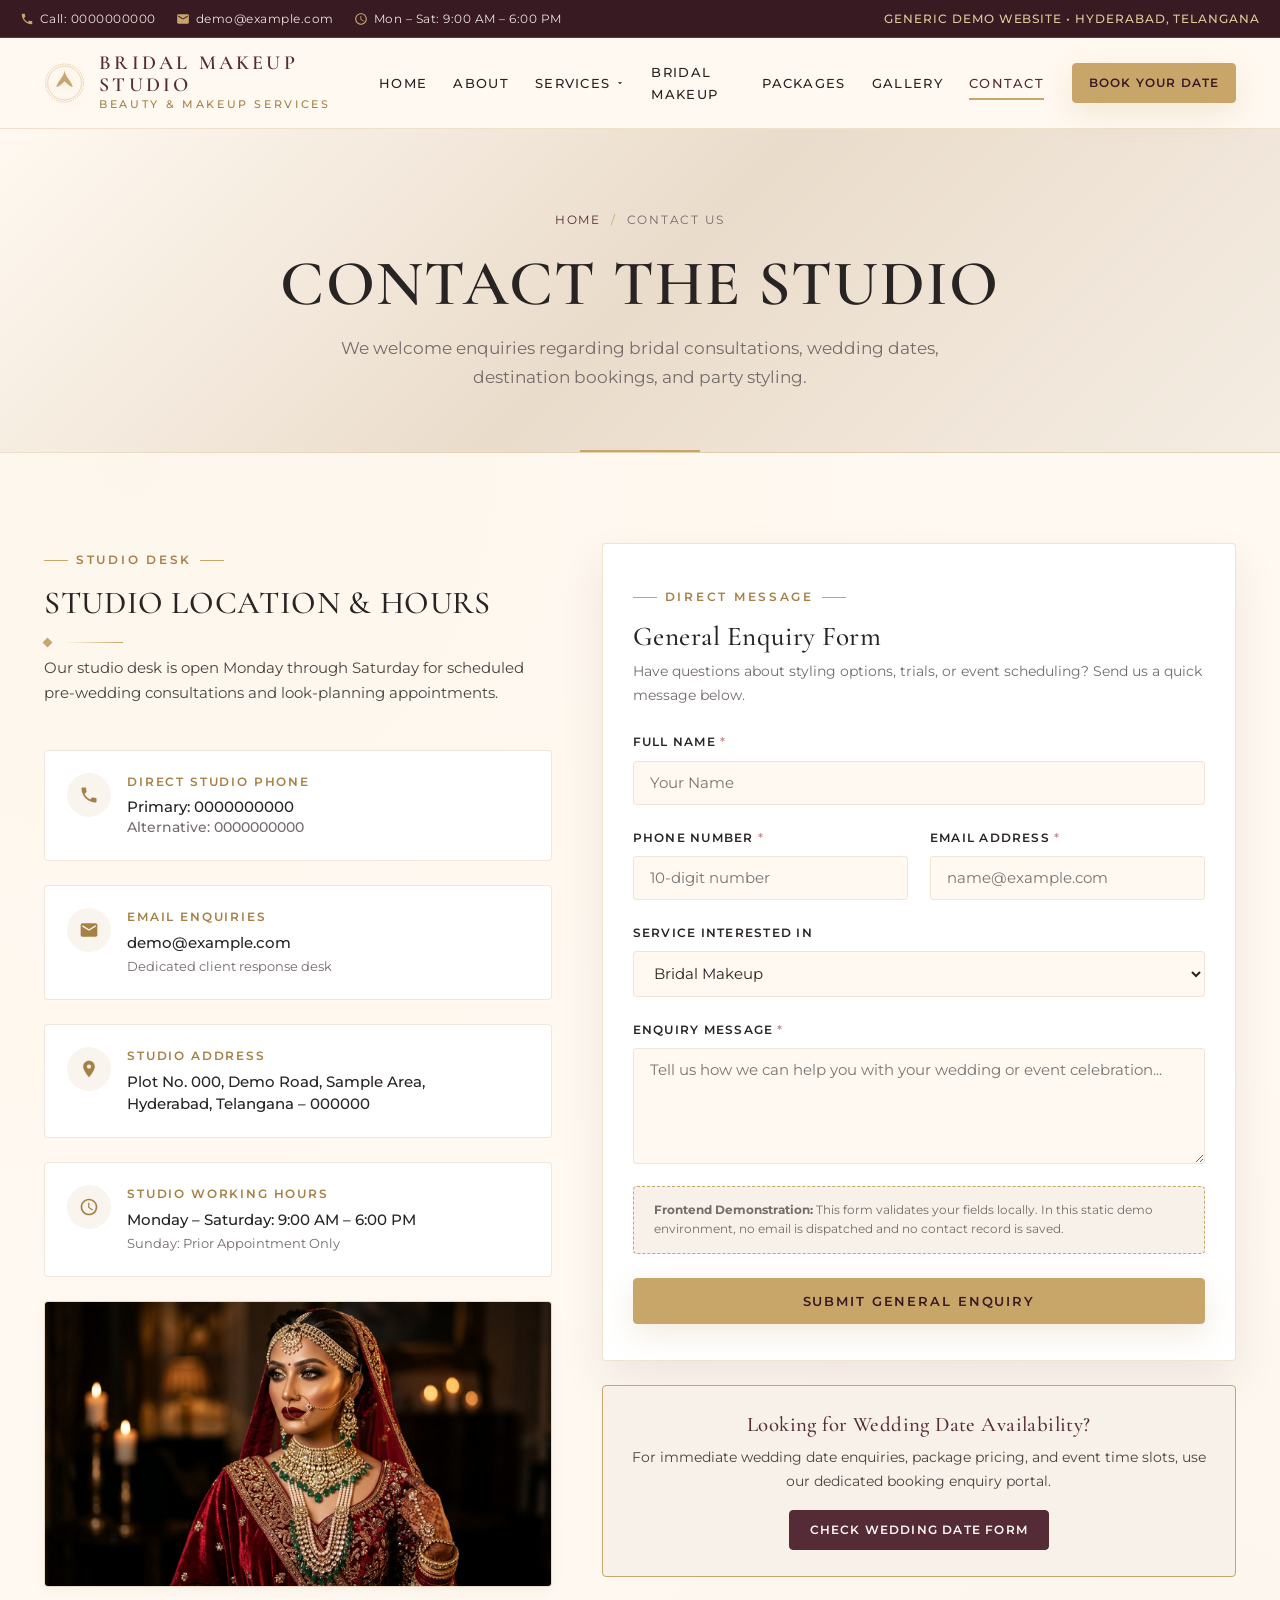
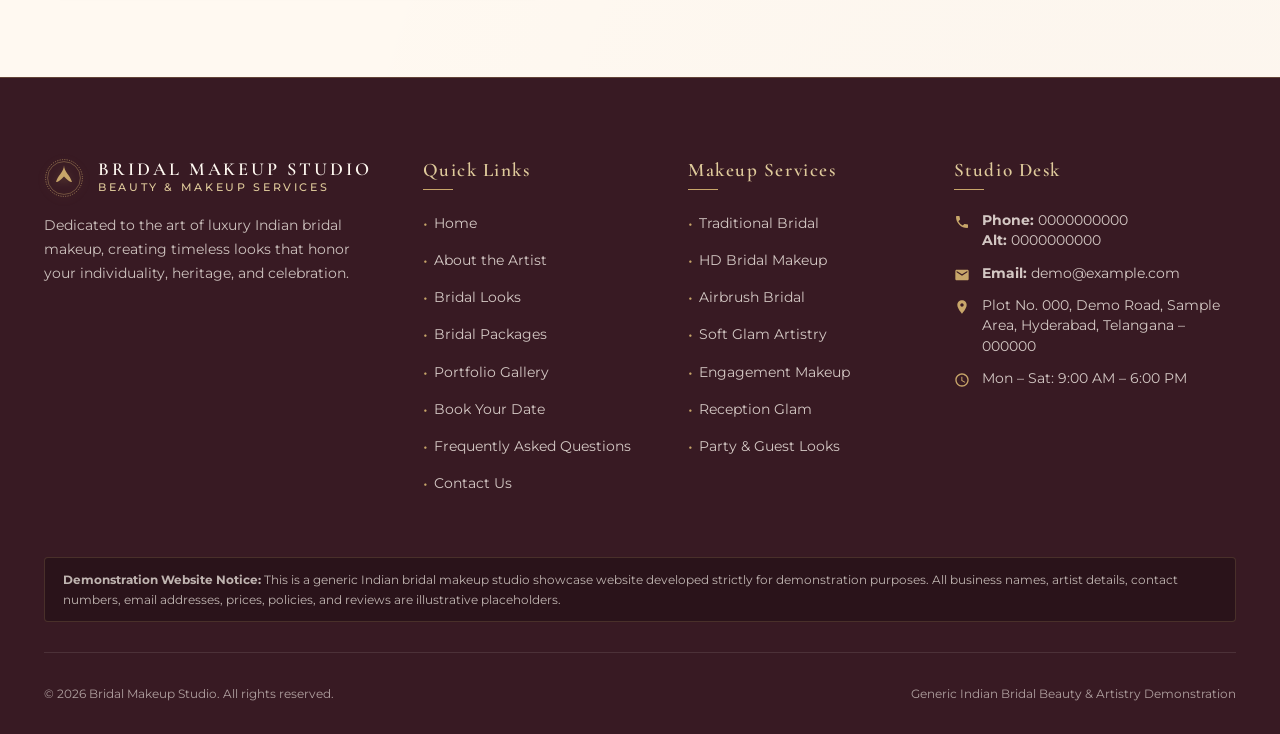
<file: contact.html>
<!DOCTYPE html>
<html lang="en">
<head>
  <meta charset="UTF-8">
  <meta name="viewport" content="width=device-width, initial-scale=1.0">
  <title>Contact Us &amp; Studio Location | Bridal Makeup Studio | Hyderabad</title>
  <meta name="description" content="Get in touch with Bridal Makeup Studio for bridal appointments, pre-wedding consultation queries, and service information. Hyderabad, Telangana.">
  <link rel="icon" type="image/svg+xml" href="data:image/svg+xml,<svg xmlns='http://www.w3.org/2000/svg' viewBox='0 0 100 100'><circle cx='50' cy='50' r='45' fill='%23542B36'/><circle cx='50' cy='50' r='40' stroke='%23C8A66A' stroke-width='2' fill='none'/><path d='M50 22 C50 36 34 45 30 60 C36 60 42 54 50 46 C58 54 64 60 70 60 C66 45 50 36 50 22 Z' fill='%23C8A66A'/></svg>">
  <link rel="stylesheet" href="assets/css/style.css">
</head>
<body>

  <!-- Top Utility Bar -->
  <div class="top-bar">
    <div class="container top-bar-inner">
      <div class="top-bar-contact">
        <span class="top-bar-item">
          <svg viewBox="0 0 24 24"><path d="M6.62 10.79a15.05 15.05 0 006.59 6.59l2.2-2.2c.27-.27.67-.36 1.02-.24 1.12.37 2.33.57 3.57.57.55 0 1 .45 1 1V20c0 .55-.45 1-1 1-9.39 0-17-7.61-17-17 0-.55.45-1 1-1h3.5c.55 0 1 .45 1 1 0 1.25.2 2.45.57 3.57.11.35.03.74-.25 1.02l-2.2 2.2z"/></svg>
          Call: 0000000000
        </span>
        <span class="top-bar-item">
          <svg viewBox="0 0 24 24"><path d="M20 4H4c-1.1 0-1.99.9-1.99 2L2 18c0 1.1.9 2 2 2h16c1.1 0 2-.9 2-2V6c0-1.1-.9-2-2-2zm0 4l-8 5-8-5V6l8 5 8-5v2z"/></svg>
          demo@example.com
        </span>
        <span class="top-bar-item">
          <svg viewBox="0 0 24 24"><path d="M11.99 2C6.47 2 2 6.48 2 12s4.47 10 9.99 10C17.52 22 22 17.52 22 12S17.52 2 11.99 2zM12 20c-4.42 0-8-3.58-8-8s3.58-8 8-8 8 3.58 8 8-3.58 8-8 8zm.5-13H11v6l5.25 3.15.75-1.23-4.5-2.67z"/></svg>
          Mon – Sat: 9:00 AM – 6:00 PM
        </span>
      </div>
      <div class="top-bar-tag">
        Generic Demo Website • Hyderabad, Telangana
      </div>
    </div>
  </div>

  <!-- Header -->
  <header class="header">
    <div class="container header-inner">
      <a href="index.html" class="brand-logo-link">
        <div class="logo-symbol">
          <svg viewBox="0 0 100 100" fill="none">
            <circle cx="50" cy="50" r="46" stroke="currentColor" stroke-width="1.5" stroke-dasharray="3 3"/>
            <circle cx="50" cy="50" r="41" stroke="currentColor" stroke-width="1"/>
            <path d="M50 18 C50 34 34 44 30 60 C36 60 42 54 50 46 C58 54 64 60 70 60 C66 44 50 34 50 18 Z" fill="currentColor"/>
          </svg>
        </div>
        <div class="brand-text-wrap">
          <span class="brand-title">BRIDAL MAKEUP STUDIO</span>
          <span class="brand-subtitle">BEAUTY &amp; MAKEUP SERVICES</span>
        </div>
      </a>

      <nav class="nav-desktop" aria-label="Main Navigation">
        <ul class="nav-links">
          <li class="nav-item"><a href="index.html" class="nav-link">Home</a></li>
          <li class="nav-item"><a href="about.html" class="nav-link">About</a></li>
          <li class="nav-item dropdown">
            <a href="services.html" class="nav-link">
              Services
              <svg class="dropdown-arrow" viewBox="0 0 24 24"><path d="M7 10l5 5 5-5z"/></svg>
            </a>
            <div class="dropdown-menu">
              <a href="bridal-makeup.html" class="dropdown-link">Bridal Makeup</a>
              <a href="engagement-makeup.html" class="dropdown-link">Engagement Makeup</a>
              <a href="reception-makeup.html" class="dropdown-link">Reception Makeup</a>
              <a href="party-makeup.html" class="dropdown-link">Party Makeup</a>
              <a href="services.html#bridesmaid" class="dropdown-link">Bridesmaid Makeup</a>
              <a href="services.html#family" class="dropdown-link">Family Makeup</a>
              <a href="services.html" class="dropdown-link" style="font-weight: 600; border-top: 1px solid var(--border-subtle); margin-top: 4px;">View All Services</a>
            </div>
          </li>
          <li class="nav-item"><a href="bridal-makeup.html" class="nav-link">Bridal Makeup</a></li>
          <li class="nav-item"><a href="bridal-packages.html" class="nav-link">Packages</a></li>
          <li class="nav-item"><a href="gallery.html" class="nav-link">Gallery</a></li>
          <li class="nav-item"><a href="contact.html" class="nav-link active">Contact</a></li>
        </ul>
        <a href="booking.html" class="btn btn-primary btn-sm">Book Your Date</a>
      </nav>

      <button class="mobile-toggle" id="mobileToggleBtn" aria-label="Toggle navigation menu">
        <span></span>
        <span></span>
        <span></span>
      </button>
    </div>
  </header>

  <!-- Mobile Drawer -->
  <div class="mobile-nav-backdrop" id="mobileNavBackdrop"></div>
  <aside class="mobile-nav-drawer" id="mobileNavDrawer">
    <div>
      <div style="display: flex; align-items: center; gap: 10px; margin-bottom: 24px; padding-bottom: 16px; border-bottom: 1px solid var(--border-gold);">
        <div class="logo-symbol" style="width: 32px; height: 32px;">
          <svg viewBox="0 0 100 100" fill="none"><circle cx="50" cy="50" r="46" stroke="currentColor" stroke-width="2"/><path d="M50 20 C50 35 34 45 30 60 C36 60 42 54 50 46 C58 54 64 60 70 60 C66 45 50 35 50 20 Z" fill="currentColor"/></svg>
        </div>
        <div style="font-family: var(--font-serif); font-weight: 600; color: var(--deep-burgundy); font-size: 1.1rem;">
          BRIDAL MAKEUP STUDIO
        </div>
      </div>
      <ul class="mobile-nav-list">
        <li class="mobile-nav-item"><a href="index.html">Home</a></li>
        <li class="mobile-nav-item"><a href="about.html">About the Artist</a></li>
        <li class="mobile-nav-item">
          <div class="mobile-dropdown-title" id="mobileDropdownToggle">
            Makeup Services <span style="font-size: 1rem;">▾</span>
          </div>
          <div class="mobile-submenu" id="mobileSubmenu">
            <a href="bridal-makeup.html">Bridal Makeup</a>
            <a href="engagement-makeup.html">Engagement Makeup</a>
            <a href="reception-makeup.html">Reception Makeup</a>
            <a href="party-makeup.html">Party Makeup</a>
            <a href="services.html">All Services Overview</a>
          </div>
        </li>
        <li class="mobile-nav-item"><a href="bridal-makeup.html">Bridal Looks</a></li>
        <li class="mobile-nav-item"><a href="bridal-packages.html">Bridal Packages</a></li>
        <li class="mobile-nav-item"><a href="gallery.html">Portfolio Gallery</a></li>
        <li class="mobile-nav-item"><a href="faq.html">FAQs</a></li>
        <li class="mobile-nav-item"><a href="contact.html" class="active">Contact Us</a></li>
      </ul>
    </div>
    <div class="mobile-drawer-footer">
      <a href="booking.html" class="btn btn-primary" style="width: 100%;">Check Your Date</a>
    </div>
  </aside>

  <!-- Page Banner -->
  <div class="page-banner">
    <div class="container">
      <div class="breadcrumb">
        <a href="index.html">Home</a>
        <span class="breadcrumb-sep">/</span>
        <span>Contact Us</span>
      </div>
      <h1>CONTACT THE STUDIO</h1>
      <p style="font-size: 1.05rem; color: var(--text-muted); max-width: 650px; margin: 10px auto 0 auto;">
        We welcome enquiries regarding bridal consultations, wedding dates, destination bookings, and party styling.
      </p>
    </div>
  </div>

  <!-- Contact & Location Section -->
  <section class="section">
    <div class="container">

      <div class="contact-grid">

        <!-- Left: Studio Details & Map Placeholder -->
        <div class="contact-info-panel">
          <div>
            <span class="section-tag">Studio Desk</span>
            <h2 class="section-title" style="font-size: 2rem;">STUDIO LOCATION &amp; HOURS</h2>
            <div class="gold-ornament" style="justify-content: flex-start; margin: 10px 0;">
              <div class="diamond"></div>
              <div class="line" style="width: 60px;"></div>
            </div>
            <p style="font-size: 0.92rem; color: var(--charcoal-light); margin-bottom: 20px;">
              Our studio desk is open Monday through Saturday for scheduled pre-wedding consultations and look-planning appointments.
            </p>
          </div>

          <!-- Phone Card -->
          <div class="contact-card-item">
            <div class="contact-icon-box">
              <svg viewBox="0 0 24 24"><path d="M6.62 10.79a15.05 15.05 0 006.59 6.59l2.2-2.2c.27-.27.67-.36 1.02-.24 1.12.37 2.33.57 3.57.57.55 0 1 .45 1 1V20c0 .55-.45 1-1 1-9.39 0-17-7.61-17-17 0-.55.45-1 1-1h3.5c.55 0 1 .45 1 1 0 1.25.2 2.45.57 3.57.11.35.03.74-.25 1.02l-2.2 2.2z"/></svg>
            </div>
            <div>
              <div class="contact-card-label">Direct Studio Phone</div>
              <div class="contact-card-value">Primary: 0000000000</div>
              <div class="contact-card-value" style="font-size: 0.85rem; color: var(--text-muted);">Alternative: 0000000000</div>
            </div>
          </div>

          <!-- Email Card -->
          <div class="contact-card-item">
            <div class="contact-icon-box">
              <svg viewBox="0 0 24 24"><path d="M20 4H4c-1.1 0-1.99.9-1.99 2L2 18c0 1.1.9 2 2 2h16c1.1 0 2-.9 2-2V6c0-1.1-.9-2-2-2zm0 4l-8 5-8-5V6l8 5 8-5v2z"/></svg>
            </div>
            <div>
              <div class="contact-card-label">Email Enquiries</div>
              <div class="contact-card-value">demo@example.com</div>
              <div style="font-size: 0.8rem; color: var(--text-muted); margin-top: 2px;">Dedicated client response desk</div>
            </div>
          </div>

          <!-- Address Card -->
          <div class="contact-card-item">
            <div class="contact-icon-box">
              <svg viewBox="0 0 24 24"><path d="M12 2C8.13 2 5 5.13 5 9c0 5.25 7 13 7 13s7-7.75 7-13c0-3.87-3.13-7-7-7zm0 9.5c-1.38 0-2.5-1.12-2.5-2.5s1.12-2.5 2.5-2.5 2.5 1.12 2.5 2.5-1.12 2.5-2.5 2.5z"/></svg>
            </div>
            <div>
              <div class="contact-card-label">Studio Address</div>
              <div class="contact-card-value">
                Plot No. 000, Demo Road, Sample Area,<br>
                Hyderabad, Telangana – 000000
              </div>
            </div>
          </div>

          <!-- Working Hours Card -->
          <div class="contact-card-item">
            <div class="contact-icon-box">
              <svg viewBox="0 0 24 24"><path d="M11.99 2C6.47 2 2 6.48 2 12s4.47 10 9.99 10C17.52 22 22 17.52 22 12S17.52 2 11.99 2zM12 20c-4.42 0-8-3.58-8-8s3.58-8 8-8 8 3.58 8 8-3.58 8-8 8zm.5-13H11v6l5.25 3.15.75-1.23-4.5-2.67z"/></svg>
            </div>
            <div>
              <div class="contact-card-label">Studio Working Hours</div>
              <div class="contact-card-value">Monday – Saturday: 9:00 AM – 6:00 PM</div>
              <div style="font-size: 0.8rem; color: var(--text-muted); margin-top: 2px;">Sunday: Prior Appointment Only</div>
            </div>
          </div>

          <!-- Map Placeholder Container -->
          <div>
            <div class="img-box aspect-16-9">
              <img src="assets/images/studio-map-placeholder.jpeg" alt="Hyderabad Studio Location Map" class="luxury-img aspect-16-9" loading="lazy" onerror="this.onerror=null; this.src='images/studio-map-placeholder.jpeg';">
            </div>
          </div>

        </div>

        <!-- Right: General Enquiry Form -->
        <div>
          <div class="booking-form-card" style="padding: 36px 30px;">
            <span class="section-tag">Direct Message</span>
            <h3 style="font-family: var(--font-serif); font-size: 1.7rem; color: var(--charcoal); margin-bottom: 6px;">
              General Enquiry Form
            </h3>
            <p style="font-size: 0.88rem; color: var(--text-muted); margin-bottom: 24px;">
              Have questions about styling options, trials, or event scheduling? Send us a quick message below.
            </p>

            <form id="generalContactForm" novalidate>
              <div class="form-group">
                <label class="form-label" for="contactName">Full Name <span class="required">*</span></label>
                <input type="text" id="contactName" name="name" class="form-control" placeholder="Your Name" required>
              </div>

              <div class="form-grid-2">
                <div class="form-group">
                  <label class="form-label" for="contactPhone">Phone Number <span class="required">*</span></label>
                  <input type="tel" id="contactPhone" name="phone" class="form-control" placeholder="10-digit number" required>
                </div>

                <div class="form-group">
                  <label class="form-label" for="contactEmail">Email Address <span class="required">*</span></label>
                  <input type="email" id="contactEmail" name="email" class="form-control" placeholder="name@example.com" required>
                </div>
              </div>

              <div class="form-group">
                <label class="form-label" for="contactService">Service Interested In</label>
                <select id="contactService" name="service" class="form-control">
                  <option value="Bridal Makeup">Bridal Makeup</option>
                  <option value="Engagement Makeup">Engagement Makeup</option>
                  <option value="Reception Makeup">Reception Makeup</option>
                  <option value="Party Makeup">Party / Occasion Makeup</option>
                  <option value="Bridesmaid Group Styling">Bridesmaid Group Styling</option>
                  <option value="Other / General Query">Other / General Query</option>
                </select>
              </div>

              <div class="form-group">
                <label class="form-label" for="contactMessage">Enquiry Message <span class="required">*</span></label>
                <textarea id="contactMessage" name="message" rows="5" class="form-control" placeholder="Tell us how we can help you with your wedding or event celebration..." required></textarea>
              </div>

              <div class="form-disclaimer-box">
                <strong>Frontend Demonstration:</strong> This form validates your fields locally. In this static demo environment, no email is dispatched and no contact record is saved.
              </div>

              <button type="submit" class="btn btn-primary" style="width: 100%;">
                Submit General Enquiry
              </button>
            </form>

            <div id="contactResultBox" style="display: none;"></div>
          </div>

          <!-- Quick Booking CTA Card -->
          <div style="background: var(--warm-beige-light); border: 1px solid var(--champagne-gold); border-radius: var(--radius-sm); padding: 26px; margin-top: 24px; text-align: center;">
            <h4 style="font-family: var(--font-serif); font-size: 1.3rem; color: var(--deep-burgundy); margin-bottom: 8px;">
              Looking for Wedding Date Availability?
            </h4>
            <p style="font-size: 0.88rem; color: var(--charcoal-light); margin-bottom: 16px;">
              For immediate wedding date enquiries, package pricing, and event time slots, use our dedicated booking enquiry portal.
            </p>
            <a href="booking.html" class="btn btn-burgundy btn-sm">Check Wedding Date Form</a>
          </div>
        </div>

      </div>

    </div>
  </section>

  <!-- Footer -->
  <footer class="footer">
    <div class="container">
      <div class="footer-top-grid">
        <div class="footer-brand">
          <a href="index.html" class="brand-logo-link">
            <div class="logo-symbol" style="width: 40px; height: 40px;">
              <svg viewBox="0 0 100 100" fill="none">
                <circle cx="50" cy="50" r="46" stroke="currentColor" stroke-width="1.5" stroke-dasharray="3 3"/>
                <circle cx="50" cy="50" r="41" stroke="currentColor" stroke-width="1"/>
                <path d="M50 18 C50 34 34 44 30 60 C36 60 42 54 50 46 C58 54 64 60 70 60 C66 44 50 34 50 18 Z" fill="currentColor"/>
              </svg>
            </div>
            <div class="brand-text-wrap">
              <span class="brand-title" style="color: var(--soft-ivory); font-size: 1.15rem;">BRIDAL MAKEUP STUDIO</span>
              <span class="brand-subtitle" style="color: var(--champagne-gold-light);">BEAUTY &amp; MAKEUP SERVICES</span>
            </div>
          </a>
          <p class="footer-brand-desc">
            Dedicated to the art of luxury Indian bridal makeup, creating timeless looks that honor your individuality, heritage, and celebration.
          </p>
        </div>

        <div>
          <h4 class="footer-heading">Quick Links</h4>
          <ul class="footer-links-list">
            <li><a href="index.html" class="footer-link">Home</a></li>
            <li><a href="about.html" class="footer-link">About the Artist</a></li>
            <li><a href="bridal-makeup.html" class="footer-link">Bridal Looks</a></li>
            <li><a href="bridal-packages.html" class="footer-link">Bridal Packages</a></li>
            <li><a href="gallery.html" class="footer-link">Portfolio Gallery</a></li>
            <li><a href="booking.html" class="footer-link">Book Your Date</a></li>
            <li><a href="faq.html" class="footer-link">Frequently Asked Questions</a></li>
            <li><a href="contact.html" class="footer-link">Contact Us</a></li>
          </ul>
        </div>

        <div>
          <h4 class="footer-heading">Makeup Services</h4>
          <ul class="footer-links-list">
            <li><a href="bridal-makeup.html" class="footer-link">Traditional Bridal</a></li>
            <li><a href="bridal-makeup.html" class="footer-link">HD Bridal Makeup</a></li>
            <li><a href="bridal-makeup.html" class="footer-link">Airbrush Bridal</a></li>
            <li><a href="services.html#soft-glam" class="footer-link">Soft Glam Artistry</a></li>
            <li><a href="engagement-makeup.html" class="footer-link">Engagement Makeup</a></li>
            <li><a href="reception-makeup.html" class="footer-link">Reception Glam</a></li>
            <li><a href="party-makeup.html" class="footer-link">Party &amp; Guest Looks</a></li>
          </ul>
        </div>

        <div>
          <h4 class="footer-heading">Studio Desk</h4>
          <div class="footer-contact-item">
            <svg viewBox="0 0 24 24"><path d="M6.62 10.79a15.05 15.05 0 006.59 6.59l2.2-2.2c.27-.27.67-.36 1.02-.24 1.12.37 2.33.57 3.57.57.55 0 1 .45 1 1V20c0 .55-.45 1-1 1-9.39 0-17-7.61-17-17 0-.55.45-1 1-1h3.5c.55 0 1 .45 1 1 0 1.25.2 2.45.57 3.57.11.35.03.74-.25 1.02l-2.2 2.2z"/></svg>
            <div>
              <strong>Phone:</strong> 0000000000<br>
              <strong>Alt:</strong> 0000000000
            </div>
          </div>
          <div class="footer-contact-item">
            <svg viewBox="0 0 24 24"><path d="M20 4H4c-1.1 0-1.99.9-1.99 2L2 18c0 1.1.9 2 2 2h16c1.1 0 2-.9 2-2V6c0-1.1-.9-2-2-2zm0 4l-8 5-8-5V6l8 5 8-5v2z"/></svg>
            <div>
              <strong>Email:</strong> demo@example.com
            </div>
          </div>
          <div class="footer-contact-item">
            <svg viewBox="0 0 24 24"><path d="M12 2C8.13 2 5 5.13 5 9c0 5.25 7 13 7 13s7-7.75 7-13c0-3.87-3.13-7-7-7zm0 9.5c-1.38 0-2.5-1.12-2.5-2.5s1.12-2.5 2.5-2.5 2.5 1.12 2.5 2.5-1.12 2.5-2.5 2.5z"/></svg>
            <div>
              Plot No. 000, Demo Road, Sample Area, Hyderabad, Telangana – 000000
            </div>
          </div>
          <div class="footer-contact-item">
            <svg viewBox="0 0 24 24"><path d="M11.99 2C6.47 2 2 6.48 2 12s4.47 10 9.99 10C17.52 22 22 17.52 22 12S17.52 2 11.99 2zM12 20c-4.42 0-8-3.58-8-8s3.58-8 8-8 8 3.58 8 8-3.58 8-8 8zm.5-13H11v6l5.25 3.15.75-1.23-4.5-2.67z"/></svg>
            <div>
              Mon – Sat: 9:00 AM – 6:00 PM
            </div>
          </div>
        </div>
      </div>

      <div class="footer-notice-box">
        <strong>Demonstration Website Notice:</strong> This is a generic Indian bridal makeup studio showcase website developed strictly for demonstration purposes. All business names, artist details, contact numbers, email addresses, prices, policies, and reviews are illustrative placeholders.
      </div>

      <div class="footer-bottom">
        <div>&copy; 2026 Bridal Makeup Studio. All rights reserved.</div>
        <div>Generic Indian Bridal Beauty &amp; Artistry Demonstration</div>
      </div>
    </div>
  </footer>

  <button class="scroll-top-btn" id="scrollTopBtn" aria-label="Scroll to top of page">
    <svg viewBox="0 0 24 24"><path d="M7.41 15.41L12 10.83l4.59 4.58L18 14l-6-6-6 6z"/></svg>
  </button>

  <script src="assets/js/script.js"></script>
</body>
</html>
</file>
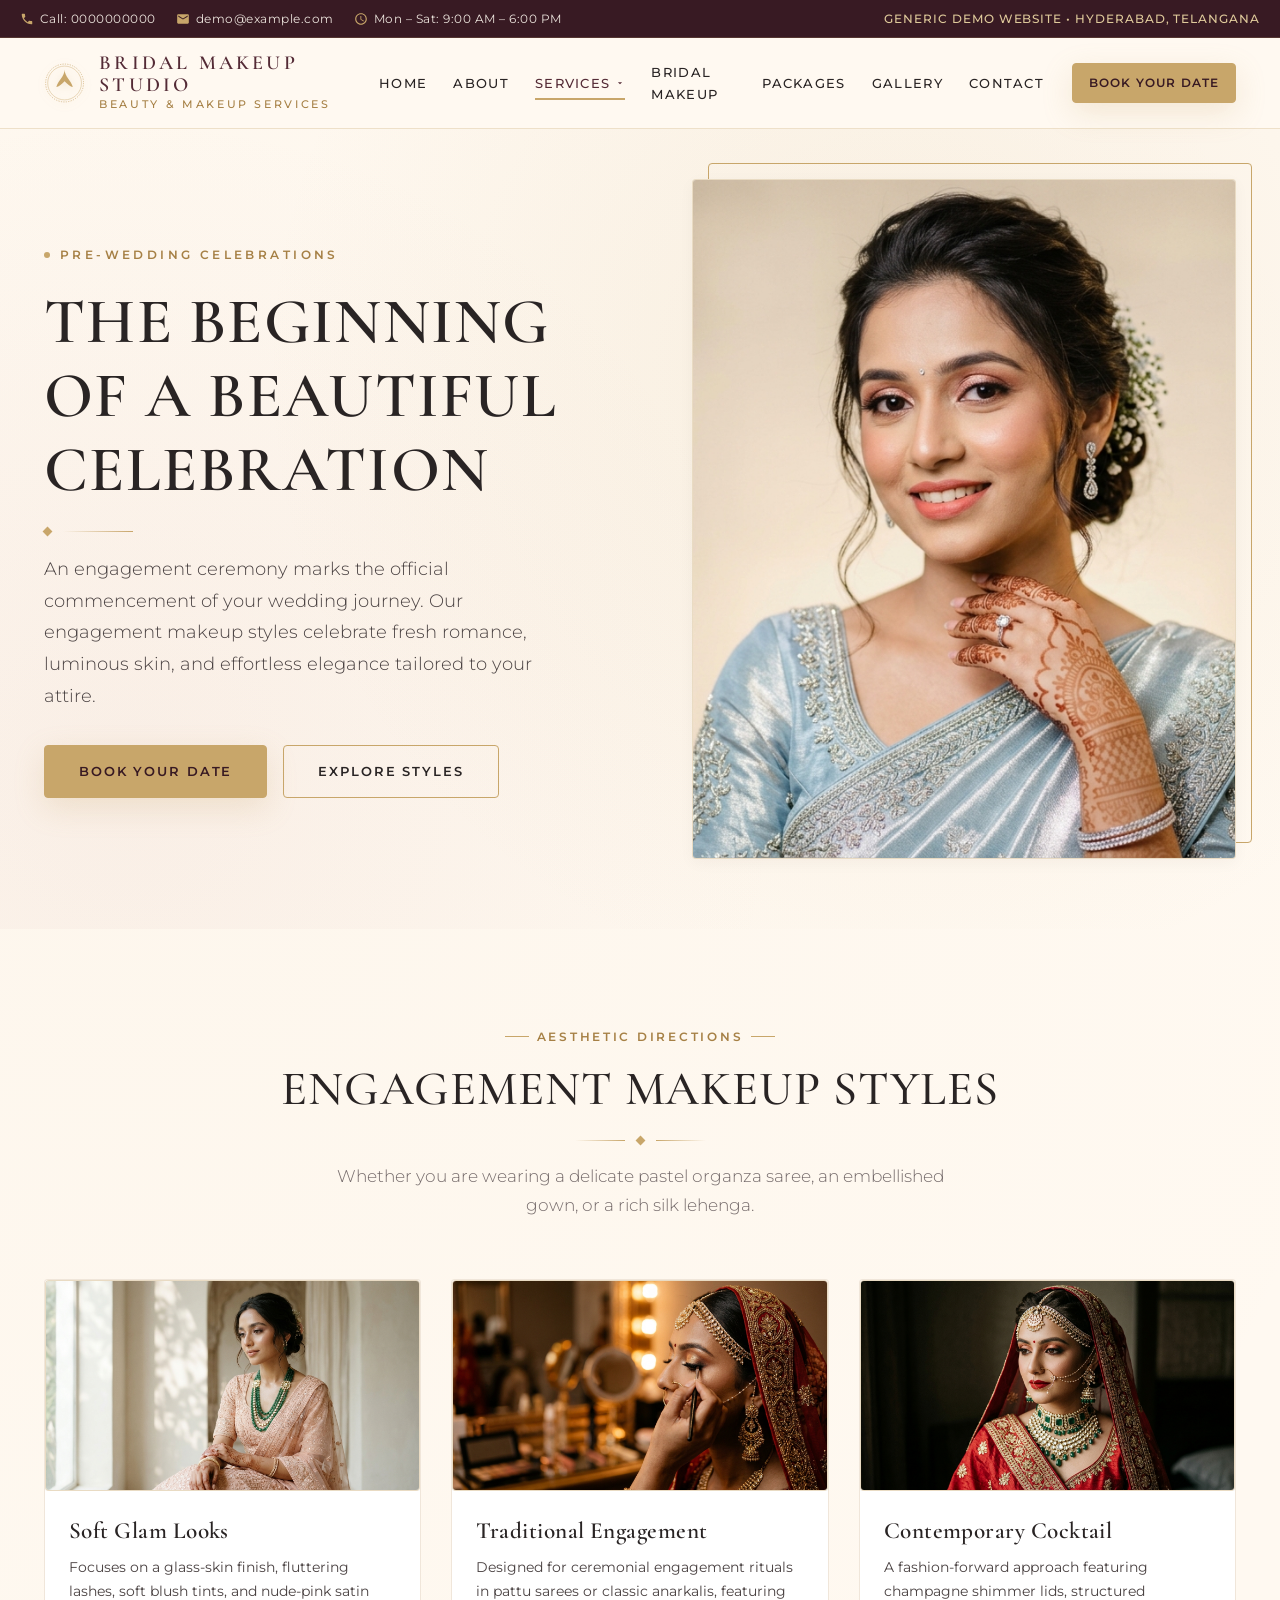
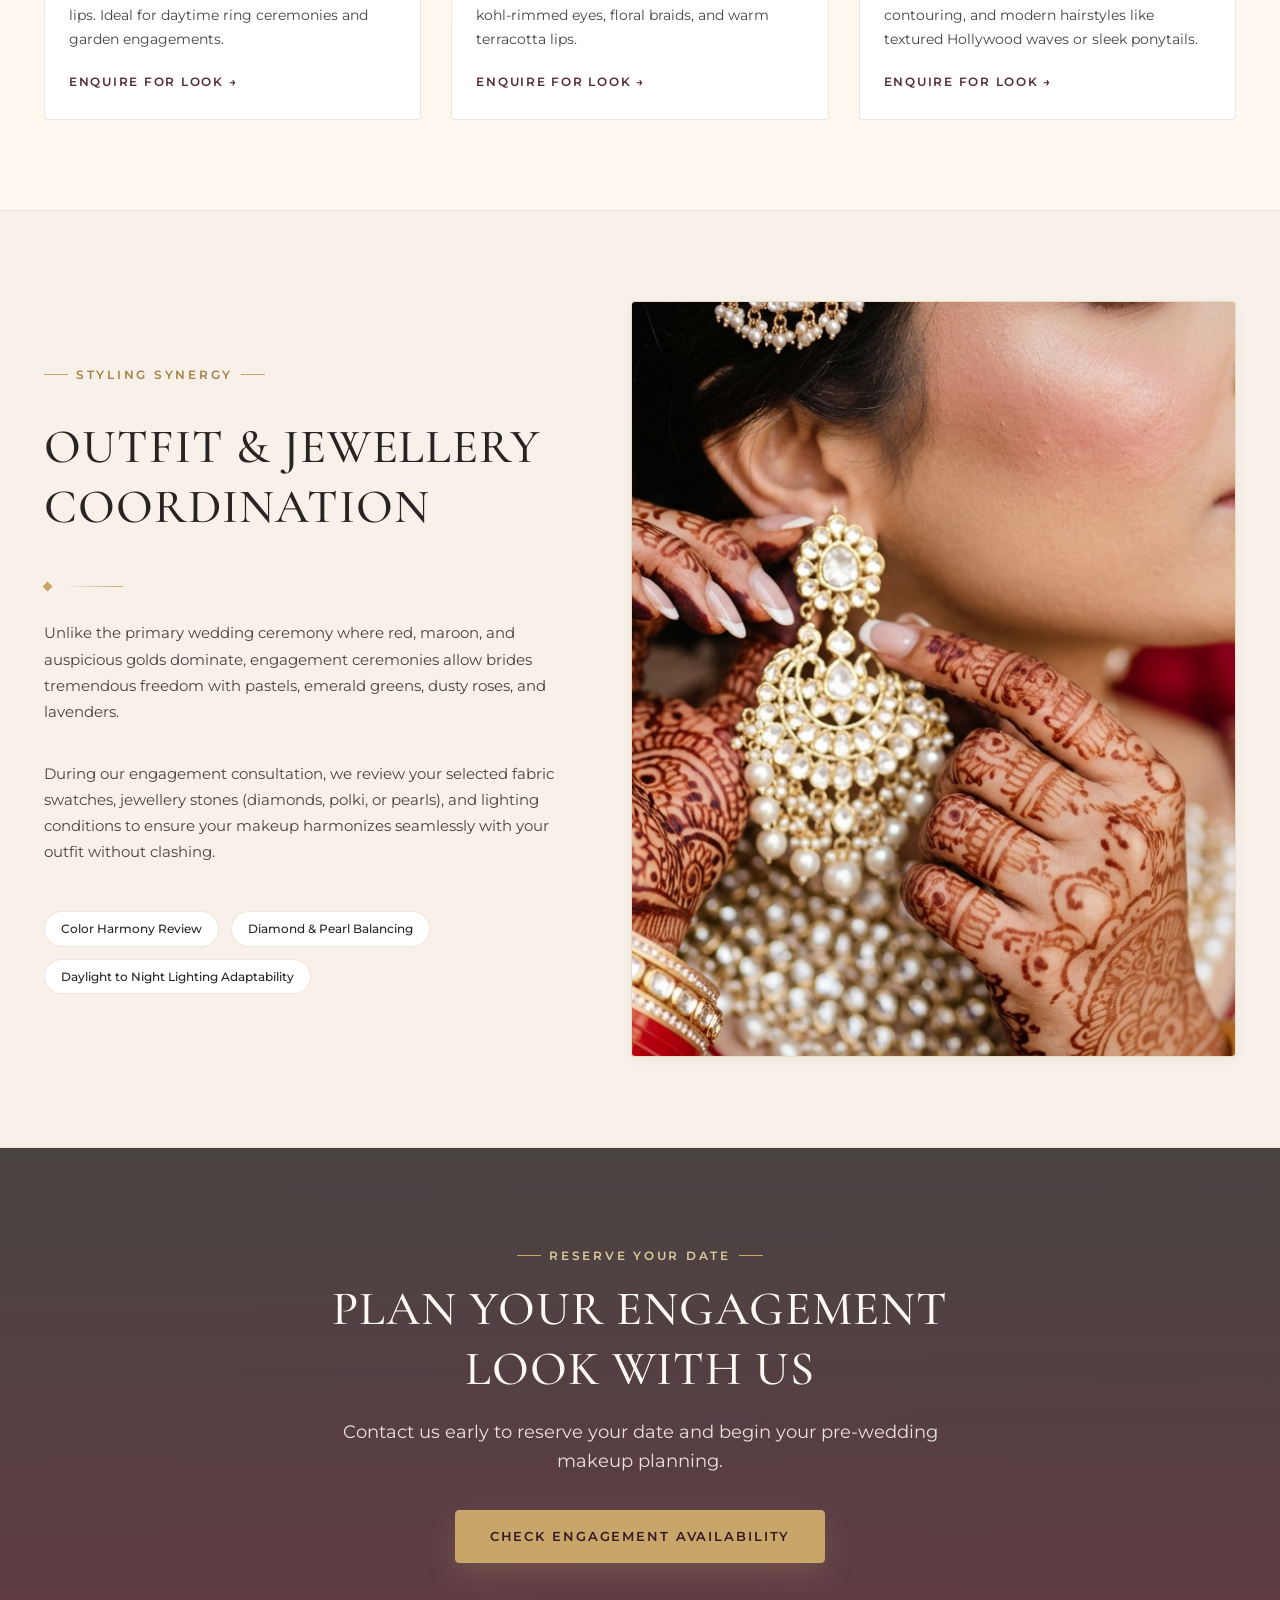
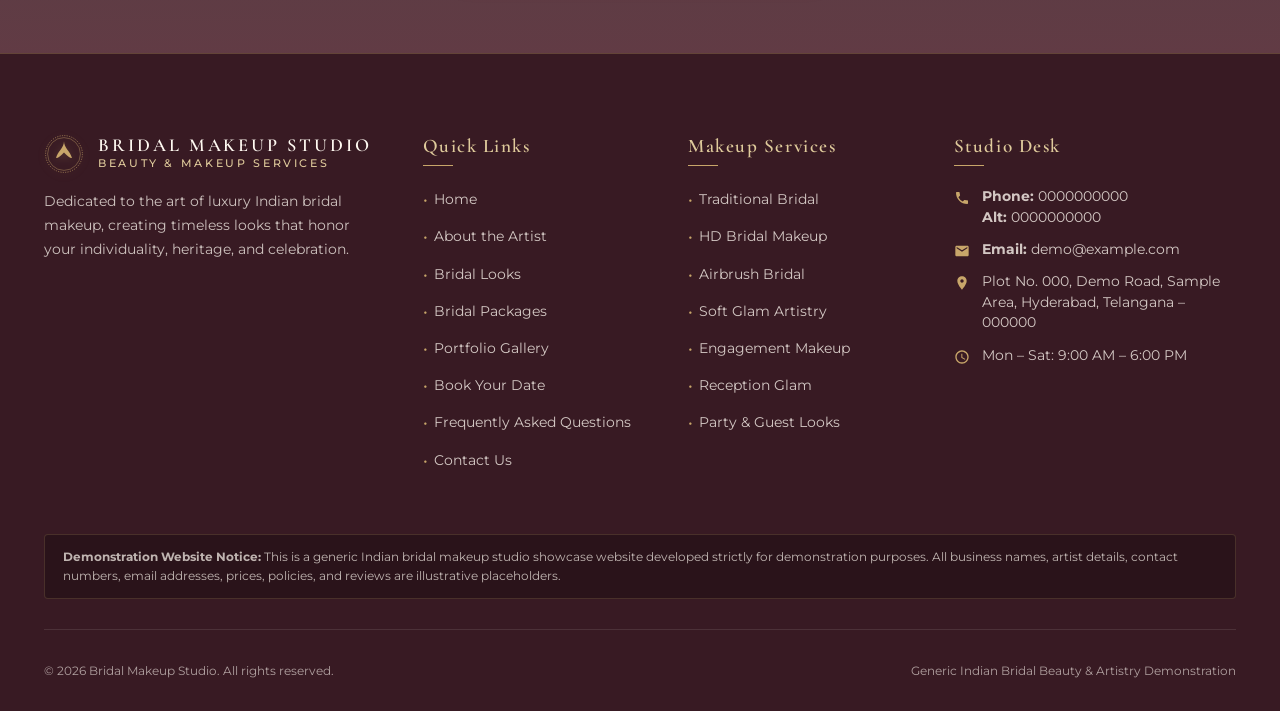
<file: engagement-makeup.html>
<!DOCTYPE html>
<html lang="en">
<head>
  <meta charset="UTF-8">
  <meta name="viewport" content="width=device-width, initial-scale=1.0">
  <title>Engagement Makeup Artistry | Bridal Makeup Studio | Pre-Wedding Looks</title>
  <meta name="description" content="Explore romantic engagement makeup artistry, soft glam pre-wedding looks, traditional engagement styling, and contemporary cocktail glam at Bridal Makeup Studio.">
  <link rel="icon" type="image/svg+xml" href="data:image/svg+xml,<svg xmlns='http://www.w3.org/2000/svg' viewBox='0 0 100 100'><circle cx='50' cy='50' r='45' fill='%23542B36'/><circle cx='50' cy='50' r='40' stroke='%23C8A66A' stroke-width='2' fill='none'/><path d='M50 22 C50 36 34 45 30 60 C36 60 42 54 50 46 C58 54 64 60 70 60 C66 45 50 36 50 22 Z' fill='%23C8A66A'/></svg>">
  <link rel="stylesheet" href="assets/css/style.css">
</head>
<body>

  <!-- Top Utility Bar -->
  <div class="top-bar">
    <div class="container top-bar-inner">
      <div class="top-bar-contact">
        <span class="top-bar-item">
          <svg viewBox="0 0 24 24"><path d="M6.62 10.79a15.05 15.05 0 006.59 6.59l2.2-2.2c.27-.27.67-.36 1.02-.24 1.12.37 2.33.57 3.57.57.55 0 1 .45 1 1V20c0 .55-.45 1-1 1-9.39 0-17-7.61-17-17 0-.55.45-1 1-1h3.5c.55 0 1 .45 1 1 0 1.25.2 2.45.57 3.57.11.35.03.74-.25 1.02l-2.2 2.2z"/></svg>
          Call: 0000000000
        </span>
        <span class="top-bar-item">
          <svg viewBox="0 0 24 24"><path d="M20 4H4c-1.1 0-1.99.9-1.99 2L2 18c0 1.1.9 2 2 2h16c1.1 0 2-.9 2-2V6c0-1.1-.9-2-2-2zm0 4l-8 5-8-5V6l8 5 8-5v2z"/></svg>
          demo@example.com
        </span>
        <span class="top-bar-item">
          <svg viewBox="0 0 24 24"><path d="M11.99 2C6.47 2 2 6.48 2 12s4.47 10 9.99 10C17.52 22 22 17.52 22 12S17.52 2 11.99 2zM12 20c-4.42 0-8-3.58-8-8s3.58-8 8-8 8 3.58 8 8-3.58 8-8 8zm.5-13H11v6l5.25 3.15.75-1.23-4.5-2.67z"/></svg>
          Mon – Sat: 9:00 AM – 6:00 PM
        </span>
      </div>
      <div class="top-bar-tag">
        Generic Demo Website • Hyderabad, Telangana
      </div>
    </div>
  </div>

  <!-- Header -->
  <header class="header">
    <div class="container header-inner">
      <a href="index.html" class="brand-logo-link">
        <div class="logo-symbol">
          <svg viewBox="0 0 100 100" fill="none">
            <circle cx="50" cy="50" r="46" stroke="currentColor" stroke-width="1.5" stroke-dasharray="3 3"/>
            <circle cx="50" cy="50" r="41" stroke="currentColor" stroke-width="1"/>
            <path d="M50 18 C50 34 34 44 30 60 C36 60 42 54 50 46 C58 54 64 60 70 60 C66 44 50 34 50 18 Z" fill="currentColor"/>
          </svg>
        </div>
        <div class="brand-text-wrap">
          <span class="brand-title">BRIDAL MAKEUP STUDIO</span>
          <span class="brand-subtitle">BEAUTY &amp; MAKEUP SERVICES</span>
        </div>
      </a>

      <nav class="nav-desktop" aria-label="Main Navigation">
        <ul class="nav-links">
          <li class="nav-item"><a href="index.html" class="nav-link">Home</a></li>
          <li class="nav-item"><a href="about.html" class="nav-link">About</a></li>
          <li class="nav-item dropdown">
            <a href="services.html" class="nav-link active">
              Services
              <svg class="dropdown-arrow" viewBox="0 0 24 24"><path d="M7 10l5 5 5-5z"/></svg>
            </a>
            <div class="dropdown-menu">
              <a href="bridal-makeup.html" class="dropdown-link">Bridal Makeup</a>
              <a href="engagement-makeup.html" class="dropdown-link active">Engagement Makeup</a>
              <a href="reception-makeup.html" class="dropdown-link">Reception Makeup</a>
              <a href="party-makeup.html" class="dropdown-link">Party Makeup</a>
              <a href="services.html#bridesmaid" class="dropdown-link">Bridesmaid Makeup</a>
              <a href="services.html#family" class="dropdown-link">Family Makeup</a>
              <a href="services.html" class="dropdown-link" style="font-weight: 600; border-top: 1px solid var(--border-subtle); margin-top: 4px;">View All Services</a>
            </div>
          </li>
          <li class="nav-item"><a href="bridal-makeup.html" class="nav-link">Bridal Makeup</a></li>
          <li class="nav-item"><a href="bridal-packages.html" class="nav-link">Packages</a></li>
          <li class="nav-item"><a href="gallery.html" class="nav-link">Gallery</a></li>
          <li class="nav-item"><a href="contact.html" class="nav-link">Contact</a></li>
        </ul>
        <a href="booking.html" class="btn btn-primary btn-sm">Book Your Date</a>
      </nav>

      <button class="mobile-toggle" id="mobileToggleBtn" aria-label="Toggle navigation menu">
        <span></span>
        <span></span>
        <span></span>
      </button>
    </div>
  </header>

  <!-- Mobile Drawer -->
  <div class="mobile-nav-backdrop" id="mobileNavBackdrop"></div>
  <aside class="mobile-nav-drawer" id="mobileNavDrawer">
    <div>
      <div style="display: flex; align-items: center; gap: 10px; margin-bottom: 24px; padding-bottom: 16px; border-bottom: 1px solid var(--border-gold);">
        <div class="logo-symbol" style="width: 32px; height: 32px;">
          <svg viewBox="0 0 100 100" fill="none"><circle cx="50" cy="50" r="46" stroke="currentColor" stroke-width="2"/><path d="M50 20 C50 35 34 45 30 60 C36 60 42 54 50 46 C58 54 64 60 70 60 C66 45 50 35 50 20 Z" fill="currentColor"/></svg>
        </div>
        <div style="font-family: var(--font-serif); font-weight: 600; color: var(--deep-burgundy); font-size: 1.1rem;">
          BRIDAL MAKEUP STUDIO
        </div>
      </div>
      <ul class="mobile-nav-list">
        <li class="mobile-nav-item"><a href="index.html">Home</a></li>
        <li class="mobile-nav-item"><a href="about.html">About the Artist</a></li>
        <li class="mobile-nav-item">
          <div class="mobile-dropdown-title" id="mobileDropdownToggle">
            Makeup Services <span style="font-size: 1rem;">▾</span>
          </div>
          <div class="mobile-submenu" id="mobileSubmenu">
            <a href="bridal-makeup.html">Bridal Makeup</a>
            <a href="engagement-makeup.html" class="active">Engagement Makeup</a>
            <a href="reception-makeup.html">Reception Makeup</a>
            <a href="party-makeup.html">Party Makeup</a>
            <a href="services.html">All Services Overview</a>
          </div>
        </li>
        <li class="mobile-nav-item"><a href="bridal-makeup.html">Bridal Looks</a></li>
        <li class="mobile-nav-item"><a href="bridal-packages.html">Bridal Packages</a></li>
        <li class="mobile-nav-item"><a href="gallery.html">Portfolio Gallery</a></li>
        <li class="mobile-nav-item"><a href="faq.html">FAQs</a></li>
        <li class="mobile-nav-item"><a href="contact.html">Contact Us</a></li>
      </ul>
    </div>
    <div class="mobile-drawer-footer">
      <a href="booking.html" class="btn btn-primary" style="width: 100%;">Check Your Date</a>
    </div>
  </aside>

  <!-- Editorial Hero -->
  <section class="hero-editorial" style="padding-top: 50px; padding-bottom: 70px;">
    <div class="container hero-grid">
      <div class="hero-content">
        <div class="hero-eyebrow">
          <span class="dot"></span> Pre-Wedding Celebrations
        </div>
        <h1 class="hero-title">
          THE BEGINNING OF A BEAUTIFUL CELEBRATION
        </h1>
        <div class="gold-ornament" style="justify-content: flex-start;">
          <div class="diamond"></div>
          <div class="line" style="width: 70px;"></div>
        </div>
        <p class="hero-description">
          An engagement ceremony marks the official commencement of your wedding journey. Our engagement makeup styles celebrate fresh romance, luminous skin, and effortless elegance tailored to your attire.
        </p>
        <div class="btn-group">
          <a href="booking.html" class="btn btn-primary">Book Your Date</a>
          <a href="#engagement-styles" class="btn btn-secondary">Explore Styles</a>
        </div>
      </div>

      <div class="hero-image-wrap">
        <div class="hero-frame-accent"></div>
        <div class="img-box aspect-4-5">
          <img src="assets/images/engagement-makeup.jpeg" alt="Romantic Engagement Look" class="luxury-img aspect-4-5" loading="lazy" onerror="this.onerror=null; this.src='images/engagement-makeup.jpeg';">
        </div>
      </div>
    </div>
  </section>

  <!-- Engagement Styles Section -->
  <section class="section" id="engagement-styles">
    <div class="container">
      <div class="section-header">
        <span class="section-tag">Aesthetic Directions</span>
        <h2 class="section-title">ENGAGEMENT MAKEUP STYLES</h2>
        <div class="gold-ornament">
          <div class="line"></div>
          <div class="diamond"></div>
          <div class="line right"></div>
        </div>
        <p class="section-subtitle">
          Whether you are wearing a delicate pastel organza saree, an embellished gown, or a rich silk lehenga.
        </p>
      </div>

      <div class="services-card-grid">
        <!-- Style 1 -->
        <div class="service-card">
          <div class="service-card-img-wrap">
            <div class="img-box aspect-16-9">
              <img src="assets/images/soft-glam-service.jpeg" alt="Soft Glam Looks" class="luxury-img aspect-16-9" loading="lazy" onerror="this.onerror=null; this.src='images/soft-glam-service.jpeg';">
            </div>
          </div>
          <div class="service-card-body">
            <h3 class="service-card-title">Soft Glam Looks</h3>
            <p class="service-card-desc">
              Focuses on a glass-skin finish, fluttering lashes, soft blush tints, and nude-pink satin lips. Ideal for daytime ring ceremonies and garden engagements.
            </p>
            <a href="booking.html?style=Engagement+Soft+Glam" class="service-card-link">
              Enquire for Look &rarr;
            </a>
          </div>
        </div>

        <!-- Style 2 -->
        <div class="service-card">
          <div class="service-card-img-wrap">
            <div class="img-box aspect-16-9">
              <img src="assets/images/traditional-bridal-service.jpeg" alt="Traditional Engagement" class="luxury-img aspect-16-9" loading="lazy" onerror="this.onerror=null; this.src='images/traditional-bridal-service.jpeg';">
            </div>
          </div>
          <div class="service-card-body">
            <h3 class="service-card-title">Traditional Engagement</h3>
            <p class="service-card-desc">
              Designed for ceremonial engagement rituals in pattu sarees or classic anarkalis, featuring kohl-rimmed eyes, floral braids, and warm terracotta lips.
            </p>
            <a href="booking.html?style=Traditional+Engagement" class="service-card-link">
              Enquire for Look &rarr;
            </a>
          </div>
        </div>

        <!-- Style 3 -->
        <div class="service-card">
          <div class="service-card-img-wrap">
            <div class="img-box aspect-16-9">
              <img src="assets/images/contemporary-bridal-look.jpeg" alt="Contemporary Cocktail" class="luxury-img aspect-16-9" loading="lazy" onerror="this.onerror=null; this.src='images/contemporary-bridal-look.jpeg';">
            </div>
          </div>
          <div class="service-card-body">
            <h3 class="service-card-title">Contemporary Cocktail</h3>
            <p class="service-card-desc">
              A fashion-forward approach featuring champagne shimmer lids, structured contouring, and modern hairstyles like textured Hollywood waves or sleek ponytails.
            </p>
            <a href="booking.html?style=Contemporary+Engagement" class="service-card-link">
              Enquire for Look &rarr;
            </a>
          </div>
        </div>
      </div>
    </div>
  </section>

  <!-- Look Coordination Process -->
  <section class="section section-alt">
    <div class="container welcome-grid">
      <div class="welcome-text-content">
        <span class="section-tag">Styling Synergy</span>
        <h2 class="section-title">OUTFIT &amp; JEWELLERY COORDINATION</h2>
        <div class="gold-ornament" style="justify-content: flex-start; margin: 10px 0;">
          <div class="diamond"></div>
          <div class="line" style="width: 60px;"></div>
        </div>
        <p>
          Unlike the primary wedding ceremony where red, maroon, and auspicious golds dominate, engagement ceremonies allow brides tremendous freedom with pastels, emerald greens, dusty roses, and lavenders.
        </p>
        <p>
          During our engagement consultation, we review your selected fabric swatches, jewellery stones (diamonds, polki, or pearls), and lighting conditions to ensure your makeup harmonizes seamlessly with your outfit without clashing.
        </p>
        <div class="feature-pill-list">
          <span class="feature-pill">Color Harmony Review</span>
          <span class="feature-pill">Diamond &amp; Pearl Balancing</span>
          <span class="feature-pill">Daylight to Night Lighting Adaptability</span>
        </div>
      </div>

      <div>
        <div class="img-box aspect-4-5">
          <img src="assets/images/bridal-gallery-06.jpeg" alt="Engagement Glamour Preview" class="luxury-img aspect-4-5" loading="lazy" onerror="this.onerror=null; this.src='images/bridal-gallery-06.jpeg';">
        </div>
      </div>
    </div>
  </section>

  <!-- CTA Banner -->
  <section class="cta-banner">
    <div class="container cta-banner-content">
      <span class="section-tag" style="color: var(--champagne-gold-light);">Reserve Your Date</span>
      <h2 class="cta-banner-title">PLAN YOUR ENGAGEMENT LOOK WITH US</h2>
      <p class="cta-banner-desc">
        Contact us early to reserve your date and begin your pre-wedding makeup planning.
      </p>
      <a href="booking.html" class="btn btn-primary">Check Engagement Availability</a>
    </div>
  </section>

  <!-- Footer -->
  <footer class="footer">
    <div class="container">
      <div class="footer-top-grid">
        <div class="footer-brand">
          <a href="index.html" class="brand-logo-link">
            <div class="logo-symbol" style="width: 40px; height: 40px;">
              <svg viewBox="0 0 100 100" fill="none">
                <circle cx="50" cy="50" r="46" stroke="currentColor" stroke-width="1.5" stroke-dasharray="3 3"/>
                <circle cx="50" cy="50" r="41" stroke="currentColor" stroke-width="1"/>
                <path d="M50 18 C50 34 34 44 30 60 C36 60 42 54 50 46 C58 54 64 60 70 60 C66 44 50 34 50 18 Z" fill="currentColor"/>
              </svg>
            </div>
            <div class="brand-text-wrap">
              <span class="brand-title" style="color: var(--soft-ivory); font-size: 1.15rem;">BRIDAL MAKEUP STUDIO</span>
              <span class="brand-subtitle" style="color: var(--champagne-gold-light);">BEAUTY &amp; MAKEUP SERVICES</span>
            </div>
          </a>
          <p class="footer-brand-desc">
            Dedicated to the art of luxury Indian bridal makeup, creating timeless looks that honor your individuality, heritage, and celebration.
          </p>
        </div>

        <div>
          <h4 class="footer-heading">Quick Links</h4>
          <ul class="footer-links-list">
            <li><a href="index.html" class="footer-link">Home</a></li>
            <li><a href="about.html" class="footer-link">About the Artist</a></li>
            <li><a href="bridal-makeup.html" class="footer-link">Bridal Looks</a></li>
            <li><a href="bridal-packages.html" class="footer-link">Bridal Packages</a></li>
            <li><a href="gallery.html" class="footer-link">Portfolio Gallery</a></li>
            <li><a href="booking.html" class="footer-link">Book Your Date</a></li>
            <li><a href="faq.html" class="footer-link">Frequently Asked Questions</a></li>
            <li><a href="contact.html" class="footer-link">Contact Us</a></li>
          </ul>
        </div>

        <div>
          <h4 class="footer-heading">Makeup Services</h4>
          <ul class="footer-links-list">
            <li><a href="bridal-makeup.html" class="footer-link">Traditional Bridal</a></li>
            <li><a href="bridal-makeup.html" class="footer-link">HD Bridal Makeup</a></li>
            <li><a href="bridal-makeup.html" class="footer-link">Airbrush Bridal</a></li>
            <li><a href="services.html#soft-glam" class="footer-link">Soft Glam Artistry</a></li>
            <li><a href="engagement-makeup.html" class="footer-link">Engagement Makeup</a></li>
            <li><a href="reception-makeup.html" class="footer-link">Reception Glam</a></li>
            <li><a href="party-makeup.html" class="footer-link">Party &amp; Guest Looks</a></li>
          </ul>
        </div>

        <div>
          <h4 class="footer-heading">Studio Desk</h4>
          <div class="footer-contact-item">
            <svg viewBox="0 0 24 24"><path d="M6.62 10.79a15.05 15.05 0 006.59 6.59l2.2-2.2c.27-.27.67-.36 1.02-.24 1.12.37 2.33.57 3.57.57.55 0 1 .45 1 1V20c0 .55-.45 1-1 1-9.39 0-17-7.61-17-17 0-.55.45-1 1-1h3.5c.55 0 1 .45 1 1 0 1.25.2 2.45.57 3.57.11.35.03.74-.25 1.02l-2.2 2.2z"/></svg>
            <div>
              <strong>Phone:</strong> 0000000000<br>
              <strong>Alt:</strong> 0000000000
            </div>
          </div>
          <div class="footer-contact-item">
            <svg viewBox="0 0 24 24"><path d="M20 4H4c-1.1 0-1.99.9-1.99 2L2 18c0 1.1.9 2 2 2h16c1.1 0 2-.9 2-2V6c0-1.1-.9-2-2-2zm0 4l-8 5-8-5V6l8 5 8-5v2z"/></svg>
            <div>
              <strong>Email:</strong> demo@example.com
            </div>
          </div>
          <div class="footer-contact-item">
            <svg viewBox="0 0 24 24"><path d="M12 2C8.13 2 5 5.13 5 9c0 5.25 7 13 7 13s7-7.75 7-13c0-3.87-3.13-7-7-7zm0 9.5c-1.38 0-2.5-1.12-2.5-2.5s1.12-2.5 2.5-2.5 2.5 1.12 2.5 2.5-1.12 2.5-2.5 2.5z"/></svg>
            <div>
              Plot No. 000, Demo Road, Sample Area, Hyderabad, Telangana – 000000
            </div>
          </div>
          <div class="footer-contact-item">
            <svg viewBox="0 0 24 24"><path d="M11.99 2C6.47 2 2 6.48 2 12s4.47 10 9.99 10C17.52 22 22 17.52 22 12S17.52 2 11.99 2zM12 20c-4.42 0-8-3.58-8-8s3.58-8 8-8 8 3.58 8 8-3.58 8-8 8zm.5-13H11v6l5.25 3.15.75-1.23-4.5-2.67z"/></svg>
            <div>
              Mon – Sat: 9:00 AM – 6:00 PM
            </div>
          </div>
        </div>
      </div>

      <div class="footer-notice-box">
        <strong>Demonstration Website Notice:</strong> This is a generic Indian bridal makeup studio showcase website developed strictly for demonstration purposes. All business names, artist details, contact numbers, email addresses, prices, policies, and reviews are illustrative placeholders.
      </div>

      <div class="footer-bottom">
        <div>&copy; 2026 Bridal Makeup Studio. All rights reserved.</div>
        <div>Generic Indian Bridal Beauty &amp; Artistry Demonstration</div>
      </div>
    </div>
  </footer>

  <button class="scroll-top-btn" id="scrollTopBtn" aria-label="Scroll to top of page">
    <svg viewBox="0 0 24 24"><path d="M7.41 15.41L12 10.83l4.59 4.58L18 14l-6-6-6 6z"/></svg>
  </button>

  <script src="assets/js/script.js"></script>
</body>
</html>
</file>
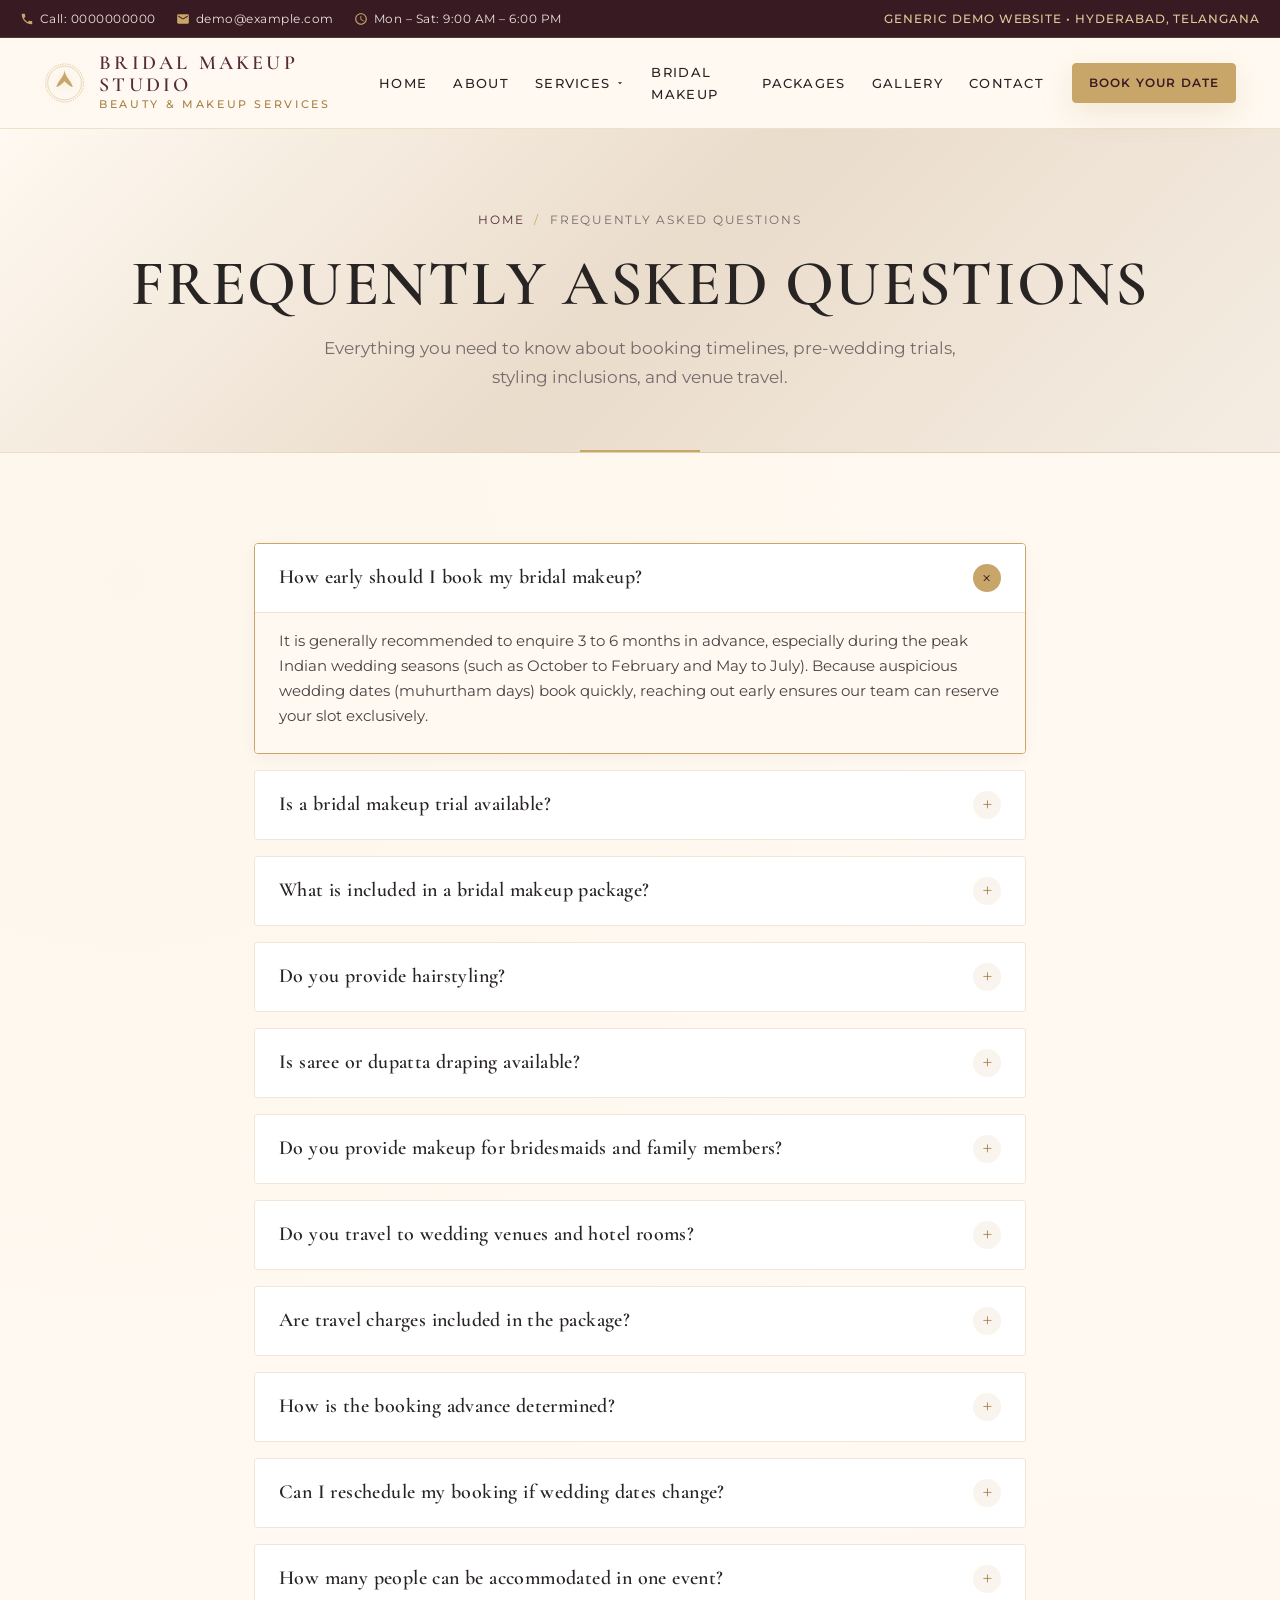
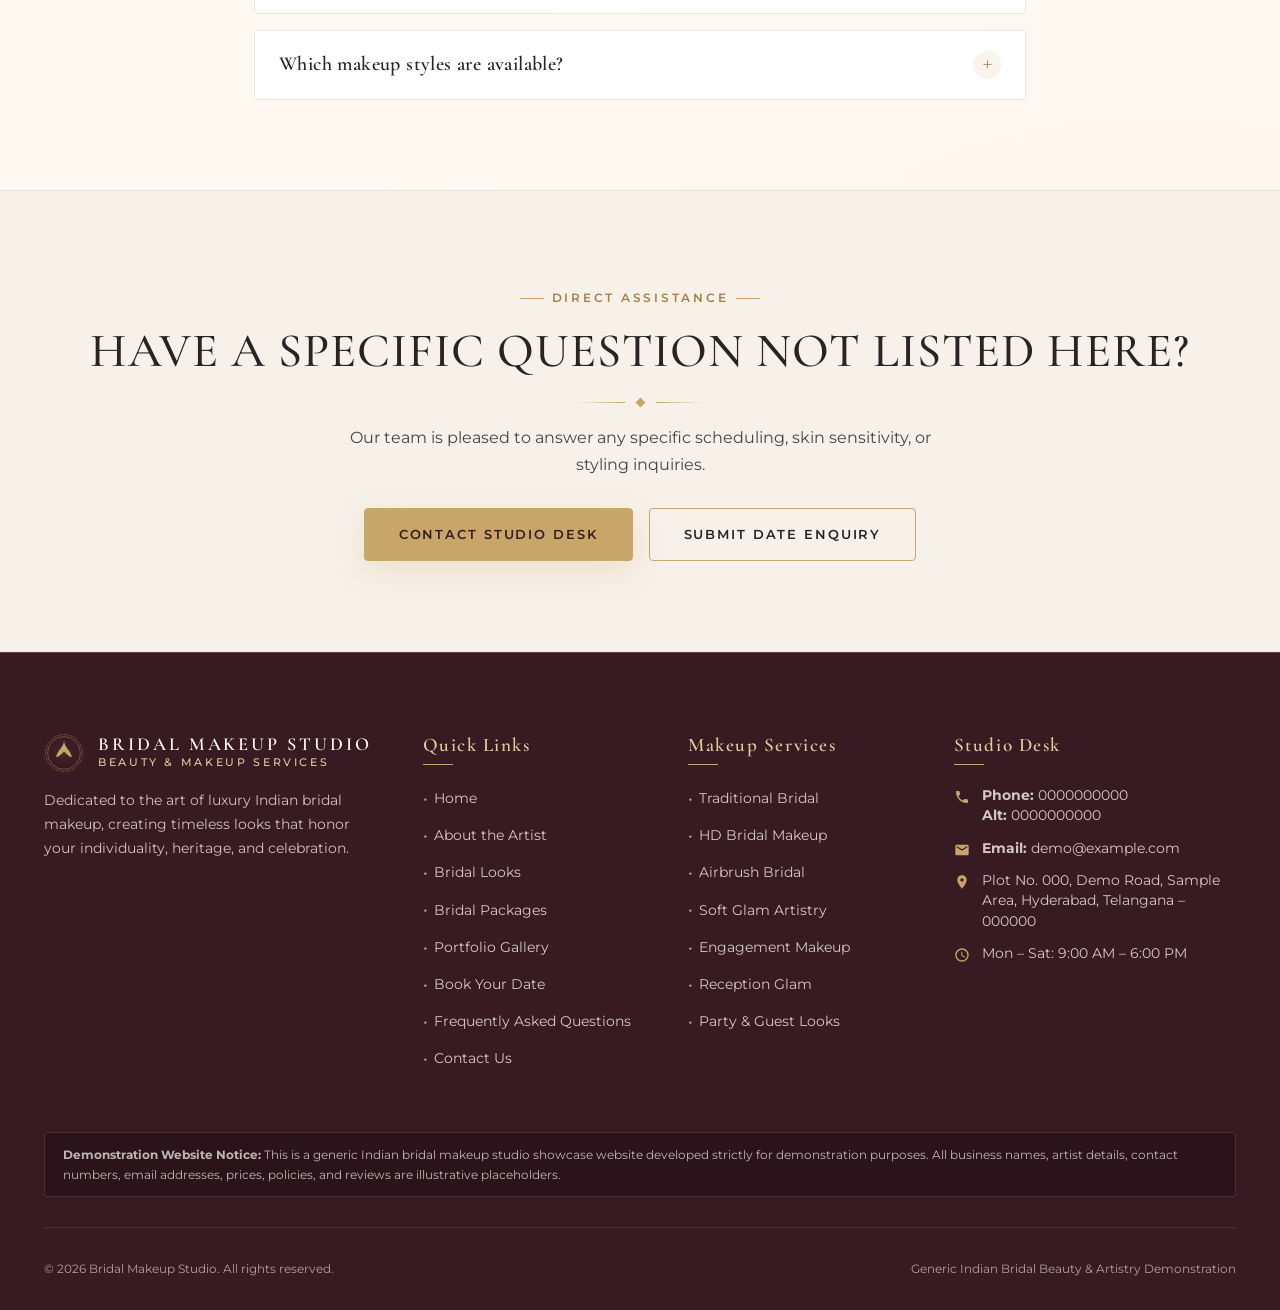
<file: faq.html>
<!DOCTYPE html>
<html lang="en">
<head>
  <meta charset="UTF-8">
  <meta name="viewport" content="width=device-width, initial-scale=1.0">
  <title>Frequently Asked Questions | Bridal Makeup Studio | Bridal FAQs</title>
  <meta name="description" content="Answers to common bridal makeup questions: booking timelines, trials, package inclusions, hairstyling, saree draping, venue travel, and policies.">
  <link rel="icon" type="image/svg+xml" href="data:image/svg+xml,<svg xmlns='http://www.w3.org/2000/svg' viewBox='0 0 100 100'><circle cx='50' cy='50' r='45' fill='%23542B36'/><circle cx='50' cy='50' r='40' stroke='%23C8A66A' stroke-width='2' fill='none'/><path d='M50 22 C50 36 34 45 30 60 C36 60 42 54 50 46 C58 54 64 60 70 60 C66 45 50 36 50 22 Z' fill='%23C8A66A'/></svg>">
  <link rel="stylesheet" href="assets/css/style.css">
</head>
<body>

  <!-- Top Utility Bar -->
  <div class="top-bar">
    <div class="container top-bar-inner">
      <div class="top-bar-contact">
        <span class="top-bar-item">
          <svg viewBox="0 0 24 24"><path d="M6.62 10.79a15.05 15.05 0 006.59 6.59l2.2-2.2c.27-.27.67-.36 1.02-.24 1.12.37 2.33.57 3.57.57.55 0 1 .45 1 1V20c0 .55-.45 1-1 1-9.39 0-17-7.61-17-17 0-.55.45-1 1-1h3.5c.55 0 1 .45 1 1 0 1.25.2 2.45.57 3.57.11.35.03.74-.25 1.02l-2.2 2.2z"/></svg>
          Call: 0000000000
        </span>
        <span class="top-bar-item">
          <svg viewBox="0 0 24 24"><path d="M20 4H4c-1.1 0-1.99.9-1.99 2L2 18c0 1.1.9 2 2 2h16c1.1 0 2-.9 2-2V6c0-1.1-.9-2-2-2zm0 4l-8 5-8-5V6l8 5 8-5v2z"/></svg>
          demo@example.com
        </span>
        <span class="top-bar-item">
          <svg viewBox="0 0 24 24"><path d="M11.99 2C6.47 2 2 6.48 2 12s4.47 10 9.99 10C17.52 22 22 17.52 22 12S17.52 2 11.99 2zM12 20c-4.42 0-8-3.58-8-8s3.58-8 8-8 8 3.58 8 8-3.58 8-8 8zm.5-13H11v6l5.25 3.15.75-1.23-4.5-2.67z"/></svg>
          Mon – Sat: 9:00 AM – 6:00 PM
        </span>
      </div>
      <div class="top-bar-tag">
        Generic Demo Website • Hyderabad, Telangana
      </div>
    </div>
  </div>

  <!-- Header -->
  <header class="header">
    <div class="container header-inner">
      <a href="index.html" class="brand-logo-link">
        <div class="logo-symbol">
          <svg viewBox="0 0 100 100" fill="none">
            <circle cx="50" cy="50" r="46" stroke="currentColor" stroke-width="1.5" stroke-dasharray="3 3"/>
            <circle cx="50" cy="50" r="41" stroke="currentColor" stroke-width="1"/>
            <path d="M50 18 C50 34 34 44 30 60 C36 60 42 54 50 46 C58 54 64 60 70 60 C66 44 50 34 50 18 Z" fill="currentColor"/>
          </svg>
        </div>
        <div class="brand-text-wrap">
          <span class="brand-title">BRIDAL MAKEUP STUDIO</span>
          <span class="brand-subtitle">BEAUTY &amp; MAKEUP SERVICES</span>
        </div>
      </a>

      <nav class="nav-desktop" aria-label="Main Navigation">
        <ul class="nav-links">
          <li class="nav-item"><a href="index.html" class="nav-link">Home</a></li>
          <li class="nav-item"><a href="about.html" class="nav-link">About</a></li>
          <li class="nav-item dropdown">
            <a href="services.html" class="nav-link">
              Services
              <svg class="dropdown-arrow" viewBox="0 0 24 24"><path d="M7 10l5 5 5-5z"/></svg>
            </a>
            <div class="dropdown-menu">
              <a href="bridal-makeup.html" class="dropdown-link">Bridal Makeup</a>
              <a href="engagement-makeup.html" class="dropdown-link">Engagement Makeup</a>
              <a href="reception-makeup.html" class="dropdown-link">Reception Makeup</a>
              <a href="party-makeup.html" class="dropdown-link">Party Makeup</a>
              <a href="services.html#bridesmaid" class="dropdown-link">Bridesmaid Makeup</a>
              <a href="services.html#family" class="dropdown-link">Family Makeup</a>
              <a href="services.html" class="dropdown-link" style="font-weight: 600; border-top: 1px solid var(--border-subtle); margin-top: 4px;">View All Services</a>
            </div>
          </li>
          <li class="nav-item"><a href="bridal-makeup.html" class="nav-link">Bridal Makeup</a></li>
          <li class="nav-item"><a href="bridal-packages.html" class="nav-link">Packages</a></li>
          <li class="nav-item"><a href="gallery.html" class="nav-link">Gallery</a></li>
          <li class="nav-item"><a href="contact.html" class="nav-link">Contact</a></li>
        </ul>
        <a href="booking.html" class="btn btn-primary btn-sm">Book Your Date</a>
      </nav>

      <button class="mobile-toggle" id="mobileToggleBtn" aria-label="Toggle navigation menu">
        <span></span>
        <span></span>
        <span></span>
      </button>
    </div>
  </header>

  <!-- Mobile Drawer -->
  <div class="mobile-nav-backdrop" id="mobileNavBackdrop"></div>
  <aside class="mobile-nav-drawer" id="mobileNavDrawer">
    <div>
      <div style="display: flex; align-items: center; gap: 10px; margin-bottom: 24px; padding-bottom: 16px; border-bottom: 1px solid var(--border-gold);">
        <div class="logo-symbol" style="width: 32px; height: 32px;">
          <svg viewBox="0 0 100 100" fill="none"><circle cx="50" cy="50" r="46" stroke="currentColor" stroke-width="2"/><path d="M50 20 C50 35 34 45 30 60 C36 60 42 54 50 46 C58 54 64 60 70 60 C66 45 50 35 50 20 Z" fill="currentColor"/></svg>
        </div>
        <div style="font-family: var(--font-serif); font-weight: 600; color: var(--deep-burgundy); font-size: 1.1rem;">
          BRIDAL MAKEUP STUDIO
        </div>
      </div>
      <ul class="mobile-nav-list">
        <li class="mobile-nav-item"><a href="index.html">Home</a></li>
        <li class="mobile-nav-item"><a href="about.html">About the Artist</a></li>
        <li class="mobile-nav-item">
          <div class="mobile-dropdown-title" id="mobileDropdownToggle">
            Makeup Services <span style="font-size: 1rem;">▾</span>
          </div>
          <div class="mobile-submenu" id="mobileSubmenu">
            <a href="bridal-makeup.html">Bridal Makeup</a>
            <a href="engagement-makeup.html">Engagement Makeup</a>
            <a href="reception-makeup.html">Reception Makeup</a>
            <a href="party-makeup.html">Party Makeup</a>
            <a href="services.html">All Services Overview</a>
          </div>
        </li>
        <li class="mobile-nav-item"><a href="bridal-makeup.html">Bridal Looks</a></li>
        <li class="mobile-nav-item"><a href="bridal-packages.html">Bridal Packages</a></li>
        <li class="mobile-nav-item"><a href="gallery.html">Portfolio Gallery</a></li>
        <li class="mobile-nav-item"><a href="faq.html" class="active">FAQs</a></li>
        <li class="mobile-nav-item"><a href="contact.html">Contact Us</a></li>
      </ul>
    </div>
    <div class="mobile-drawer-footer">
      <a href="booking.html" class="btn btn-primary" style="width: 100%;">Check Your Date</a>
    </div>
  </aside>

  <!-- Page Banner -->
  <div class="page-banner">
    <div class="container">
      <div class="breadcrumb">
        <a href="index.html">Home</a>
        <span class="breadcrumb-sep">/</span>
        <span>Frequently Asked Questions</span>
      </div>
      <h1>FREQUENTLY ASKED QUESTIONS</h1>
      <p style="font-size: 1.05rem; color: var(--text-muted); max-width: 650px; margin: 10px auto 0 auto;">
        Everything you need to know about booking timelines, pre-wedding trials, styling inclusions, and venue travel.
      </p>
    </div>
  </div>

  <!-- FAQ Accordion Section -->
  <section class="section">
    <div class="container faq-container">

      <!-- Question 1 -->
      <div class="faq-item active">
        <div class="faq-header">
          <h3 class="faq-question">How early should I book my bridal makeup?</h3>
          <div class="faq-toggle-icon">+</div>
        </div>
        <div class="faq-body">
          <p>
            It is generally recommended to enquire 3 to 6 months in advance, especially during the peak Indian wedding seasons (such as October to February and May to July). Because auspicious wedding dates (muhurtham days) book quickly, reaching out early ensures our team can reserve your slot exclusively.
          </p>
        </div>
      </div>

      <!-- Question 2 -->
      <div class="faq-item">
        <div class="faq-header">
          <h3 class="faq-question">Is a bridal makeup trial available?</h3>
          <div class="faq-toggle-icon">+</div>
        </div>
        <div class="faq-body">
          <p>
            Yes, bridal makeup trials can be arranged subject to studio schedule availability and the selected booking package. A trial allows you to discuss undertones, sample eyeliner and foundation textures, test comfort, and preview how the look photographs under studio lighting.
          </p>
        </div>
      </div>

      <!-- Question 3 -->
      <div class="faq-item">
        <div class="faq-header">
          <h3 class="faq-question">What is included in a bridal makeup package?</h3>
          <div class="faq-toggle-icon">+</div>
        </div>
        <div class="faq-body">
          <p>
            Depending on whether you choose the Essential, Signature, or Luxury package, inclusions may feature custom skin preparation, HD or airbrush makeup application, false lashes, bridal hairstyling, saree or dupatta draping, and jewellery placement assistance. Exact package details are customized during consultation.
          </p>
        </div>
      </div>

      <!-- Question 4 -->
      <div class="faq-item">
        <div class="faq-header">
          <h3 class="faq-question">Do you provide hairstyling?</h3>
          <div class="faq-toggle-icon">+</div>
        </div>
        <div class="faq-body">
          <p>
            Yes, bridal hairstyling is offered as part of our integrated bridal styling services (if offered by the studio). Options range from traditional South Indian braided styles with jasmine flowers and billai to modern textured updos, Hollywood waves, and messy buns.
          </p>
        </div>
      </div>

      <!-- Question 5 -->
      <div class="faq-item">
        <div class="faq-header">
          <h3 class="faq-question">Is saree or dupatta draping available?</h3>
          <div class="faq-toggle-icon">+</div>
        </div>
        <div class="faq-body">
          <p>
            Yes, professional draping assistance can be included for silk Kanjeevaram sarees, bridal lehenga double-dupattas, and contemporary gowns. We ensure pleats are crisp, securely pinned, and comfortable for walking and sitting through rituals.
          </p>
        </div>
      </div>

      <!-- Question 6 -->
      <div class="faq-item">
        <div class="faq-header">
          <h3 class="faq-question">Do you provide makeup for bridesmaids and family members?</h3>
          <div class="faq-toggle-icon">+</div>
        </div>
        <div class="faq-body">
          <p>
            Yes, party and guest makeup is available for bridesmaids, mothers, and close family members. For groups larger than 3 people, additional senior assistants may be scheduled to ensure everyone is ready on time without rushing the bride.
          </p>
        </div>
      </div>

      <!-- Question 7 -->
      <div class="faq-item">
        <div class="faq-header">
          <h3 class="faq-question">Do you travel to wedding venues and hotel rooms?</h3>
          <div class="faq-toggle-icon">+</div>
        </div>
        <div class="faq-body">
          <p>
            Yes, our artists are available for on-location appointments at banquet halls, resort venues, and hotel dressing suites. We arrive equipped with daylight vanity lamps, sanitized kits, and styling tools for a seamless on-site experience.
          </p>
        </div>
      </div>

      <!-- Question 8 -->
      <div class="faq-item">
        <div class="faq-header">
          <h3 class="faq-question">Are travel charges included in the package?</h3>
          <div class="faq-toggle-icon">+</div>
        </div>
        <div class="faq-body">
          <p>
            <em>Studio policy to be added.</em> Travel fees, outstation accommodation, and local transport depend on distance from the studio base in Hyderabad to the event venue, and are detailed transparently in your formal quote.
          </p>
        </div>
      </div>

      <!-- Question 9 -->
      <div class="faq-item">
        <div class="faq-header">
          <h3 class="faq-question">How is the booking advance determined?</h3>
          <div class="faq-toggle-icon">+</div>
        </div>
        <div class="faq-body">
          <p>
            <em>Studio policy to be added.</em> Typically, a nominal percentage advance is required to formally block and guarantee the artist's availability for your wedding date on the studio calendar.
          </p>
        </div>
      </div>

      <!-- Question 10 -->
      <div class="faq-item">
        <div class="faq-header">
          <h3 class="faq-question">Can I reschedule my booking if wedding dates change?</h3>
          <div class="faq-toggle-icon">+</div>
        </div>
        <div class="faq-body">
          <p>
            <em>Studio policy to be added.</em> Rescheduling is accommodating wherever feasible, subject to calendar availability for your revised event date. Early written notice is recommended.
          </p>
        </div>
      </div>

      <!-- Question 11 -->
      <div class="faq-item">
        <div class="faq-header">
          <h3 class="faq-question">How many people can be accommodated in one event?</h3>
          <div class="faq-toggle-icon">+</div>
        </div>
        <div class="faq-body">
          <p>
            We accommodate intimate single-bride bookings as well as bridal parties of 6 to 12 people. When multiple attendees require styling, a team of dedicated artists and hairstylists is coordinated based on your event timeline.
          </p>
        </div>
      </div>

      <!-- Question 12 -->
      <div class="faq-item">
        <div class="faq-header">
          <h3 class="faq-question">Which makeup styles are available?</h3>
          <div class="faq-toggle-icon">+</div>
        </div>
        <div class="faq-body">
          <p>
            We specialize in Traditional South Indian muhurtham looks, North Indian royal lehenga glam, HD natural camera finishes, Airbrush weightless applications, Minimalist dewy aesthetics, and dramatic Evening Reception looks.
          </p>
        </div>
      </div>

    </div>
  </section>

  <!-- Still Have Questions CTA -->
  <section class="section section-alt">
    <div class="container text-center">
      <span class="section-tag">Direct Assistance</span>
      <h2 class="section-title">HAVE A SPECIFIC QUESTION NOT LISTED HERE?</h2>
      <div class="gold-ornament">
        <div class="line"></div>
        <div class="diamond"></div>
        <div class="line right"></div>
      </div>
      <p style="font-size: 1rem; color: var(--charcoal-light); max-width: 600px; margin: 0 auto 30px auto;">
        Our team is pleased to answer any specific scheduling, skin sensitivity, or styling inquiries.
      </p>
      <div class="btn-group" style="justify-content: center;">
        <a href="contact.html" class="btn btn-primary">Contact Studio Desk</a>
        <a href="booking.html" class="btn btn-secondary">Submit Date Enquiry</a>
      </div>
    </div>
  </section>

  <!-- Footer -->
  <footer class="footer">
    <div class="container">
      <div class="footer-top-grid">
        <div class="footer-brand">
          <a href="index.html" class="brand-logo-link">
            <div class="logo-symbol" style="width: 40px; height: 40px;">
              <svg viewBox="0 0 100 100" fill="none">
                <circle cx="50" cy="50" r="46" stroke="currentColor" stroke-width="1.5" stroke-dasharray="3 3"/>
                <circle cx="50" cy="50" r="41" stroke="currentColor" stroke-width="1"/>
                <path d="M50 18 C50 34 34 44 30 60 C36 60 42 54 50 46 C58 54 64 60 70 60 C66 44 50 34 50 18 Z" fill="currentColor"/>
              </svg>
            </div>
            <div class="brand-text-wrap">
              <span class="brand-title" style="color: var(--soft-ivory); font-size: 1.15rem;">BRIDAL MAKEUP STUDIO</span>
              <span class="brand-subtitle" style="color: var(--champagne-gold-light);">BEAUTY &amp; MAKEUP SERVICES</span>
            </div>
          </a>
          <p class="footer-brand-desc">
            Dedicated to the art of luxury Indian bridal makeup, creating timeless looks that honor your individuality, heritage, and celebration.
          </p>
        </div>

        <div>
          <h4 class="footer-heading">Quick Links</h4>
          <ul class="footer-links-list">
            <li><a href="index.html" class="footer-link">Home</a></li>
            <li><a href="about.html" class="footer-link">About the Artist</a></li>
            <li><a href="bridal-makeup.html" class="footer-link">Bridal Looks</a></li>
            <li><a href="bridal-packages.html" class="footer-link">Bridal Packages</a></li>
            <li><a href="gallery.html" class="footer-link">Portfolio Gallery</a></li>
            <li><a href="booking.html" class="footer-link">Book Your Date</a></li>
            <li><a href="faq.html" class="footer-link">Frequently Asked Questions</a></li>
            <li><a href="contact.html" class="footer-link">Contact Us</a></li>
          </ul>
        </div>

        <div>
          <h4 class="footer-heading">Makeup Services</h4>
          <ul class="footer-links-list">
            <li><a href="bridal-makeup.html" class="footer-link">Traditional Bridal</a></li>
            <li><a href="bridal-makeup.html" class="footer-link">HD Bridal Makeup</a></li>
            <li><a href="bridal-makeup.html" class="footer-link">Airbrush Bridal</a></li>
            <li><a href="services.html#soft-glam" class="footer-link">Soft Glam Artistry</a></li>
            <li><a href="engagement-makeup.html" class="footer-link">Engagement Makeup</a></li>
            <li><a href="reception-makeup.html" class="footer-link">Reception Glam</a></li>
            <li><a href="party-makeup.html" class="footer-link">Party &amp; Guest Looks</a></li>
          </ul>
        </div>

        <div>
          <h4 class="footer-heading">Studio Desk</h4>
          <div class="footer-contact-item">
            <svg viewBox="0 0 24 24"><path d="M6.62 10.79a15.05 15.05 0 006.59 6.59l2.2-2.2c.27-.27.67-.36 1.02-.24 1.12.37 2.33.57 3.57.57.55 0 1 .45 1 1V20c0 .55-.45 1-1 1-9.39 0-17-7.61-17-17 0-.55.45-1 1-1h3.5c.55 0 1 .45 1 1 0 1.25.2 2.45.57 3.57.11.35.03.74-.25 1.02l-2.2 2.2z"/></svg>
            <div>
              <strong>Phone:</strong> 0000000000<br>
              <strong>Alt:</strong> 0000000000
            </div>
          </div>
          <div class="footer-contact-item">
            <svg viewBox="0 0 24 24"><path d="M20 4H4c-1.1 0-1.99.9-1.99 2L2 18c0 1.1.9 2 2 2h16c1.1 0 2-.9 2-2V6c0-1.1-.9-2-2-2zm0 4l-8 5-8-5V6l8 5 8-5v2z"/></svg>
            <div>
              <strong>Email:</strong> demo@example.com
            </div>
          </div>
          <div class="footer-contact-item">
            <svg viewBox="0 0 24 24"><path d="M12 2C8.13 2 5 5.13 5 9c0 5.25 7 13 7 13s7-7.75 7-13c0-3.87-3.13-7-7-7zm0 9.5c-1.38 0-2.5-1.12-2.5-2.5s1.12-2.5 2.5-2.5 2.5 1.12 2.5 2.5-1.12 2.5-2.5 2.5z"/></svg>
            <div>
              Plot No. 000, Demo Road, Sample Area, Hyderabad, Telangana – 000000
            </div>
          </div>
          <div class="footer-contact-item">
            <svg viewBox="0 0 24 24"><path d="M11.99 2C6.47 2 2 6.48 2 12s4.47 10 9.99 10C17.52 22 22 17.52 22 12S17.52 2 11.99 2zM12 20c-4.42 0-8-3.58-8-8s3.58-8 8-8 8 3.58 8 8-3.58 8-8 8zm.5-13H11v6l5.25 3.15.75-1.23-4.5-2.67z"/></svg>
            <div>
              Mon – Sat: 9:00 AM – 6:00 PM
            </div>
          </div>
        </div>
      </div>

      <div class="footer-notice-box">
        <strong>Demonstration Website Notice:</strong> This is a generic Indian bridal makeup studio showcase website developed strictly for demonstration purposes. All business names, artist details, contact numbers, email addresses, prices, policies, and reviews are illustrative placeholders.
      </div>

      <div class="footer-bottom">
        <div>&copy; 2026 Bridal Makeup Studio. All rights reserved.</div>
        <div>Generic Indian Bridal Beauty &amp; Artistry Demonstration</div>
      </div>
    </div>
  </footer>

  <button class="scroll-top-btn" id="scrollTopBtn" aria-label="Scroll to top of page">
    <svg viewBox="0 0 24 24"><path d="M7.41 15.41L12 10.83l4.59 4.58L18 14l-6-6-6 6z"/></svg>
  </button>

  <script src="assets/js/script.js"></script>
</body>
</html>
</file>
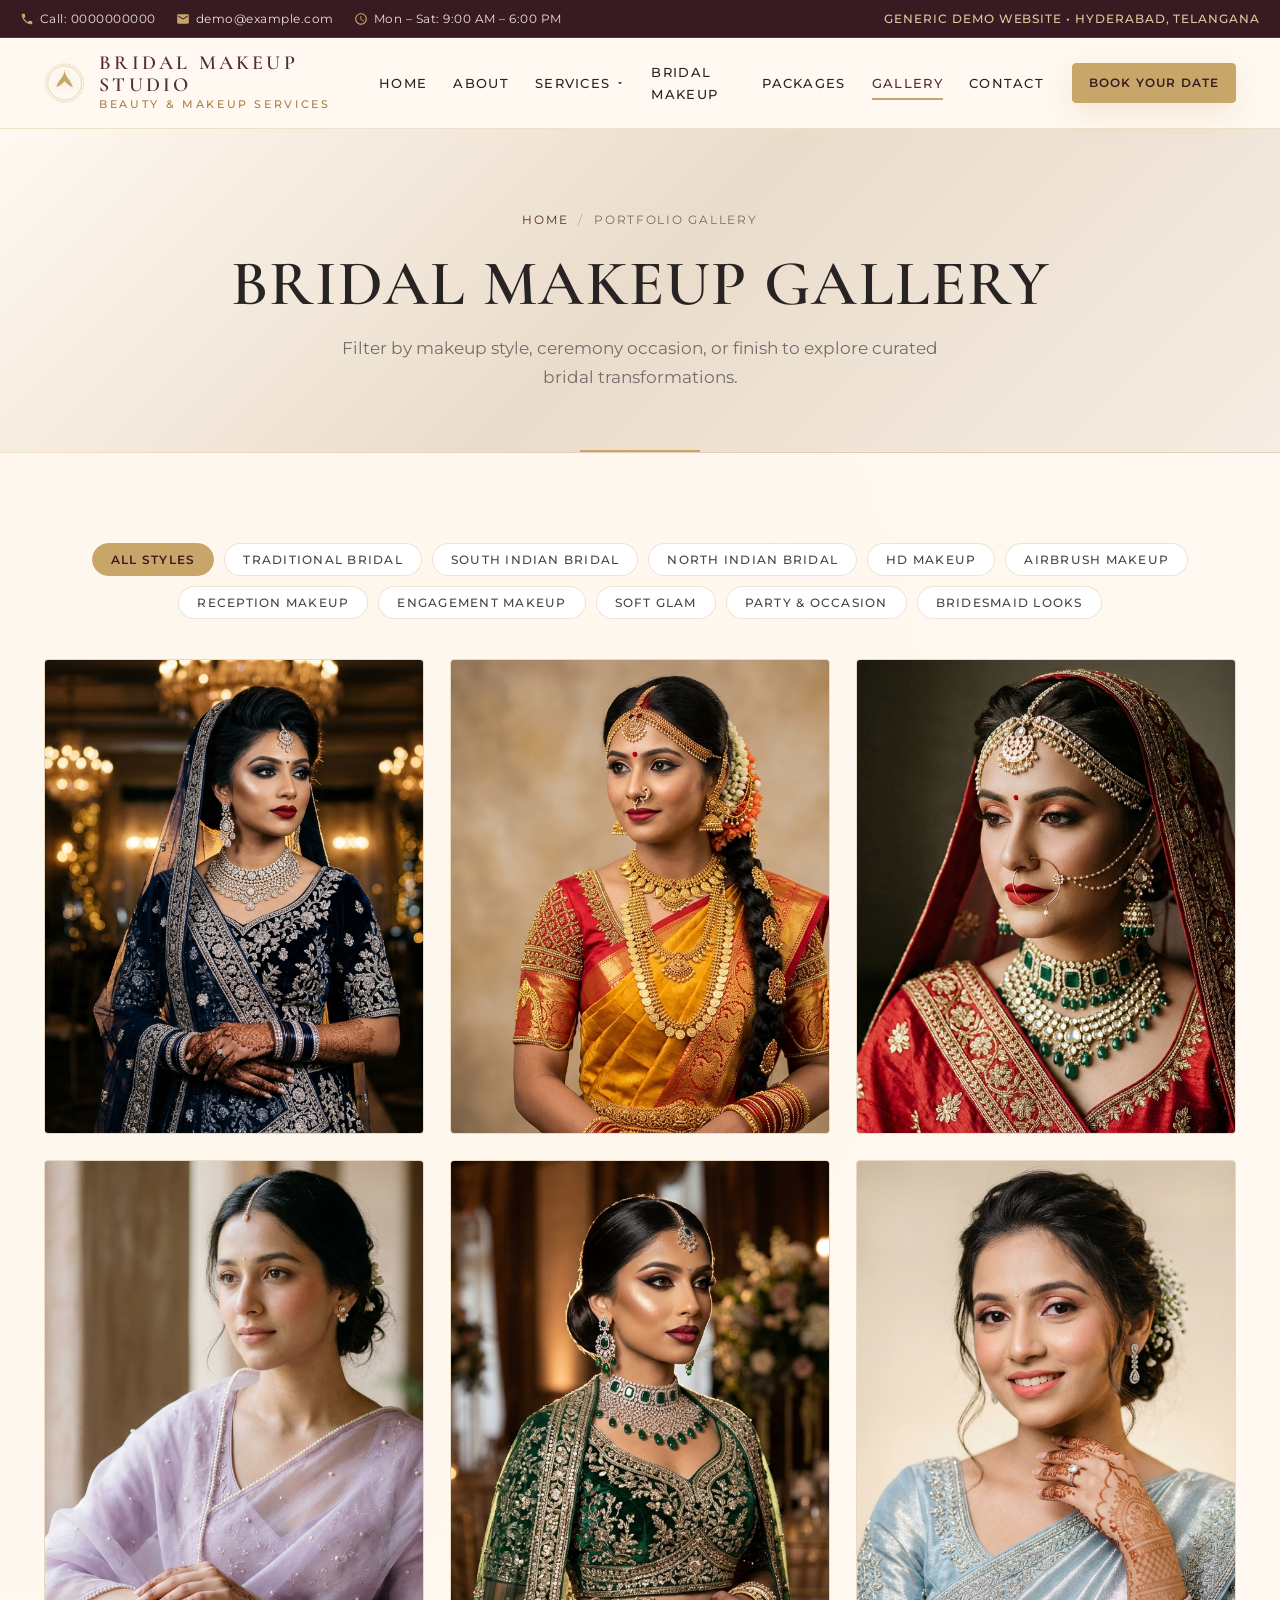
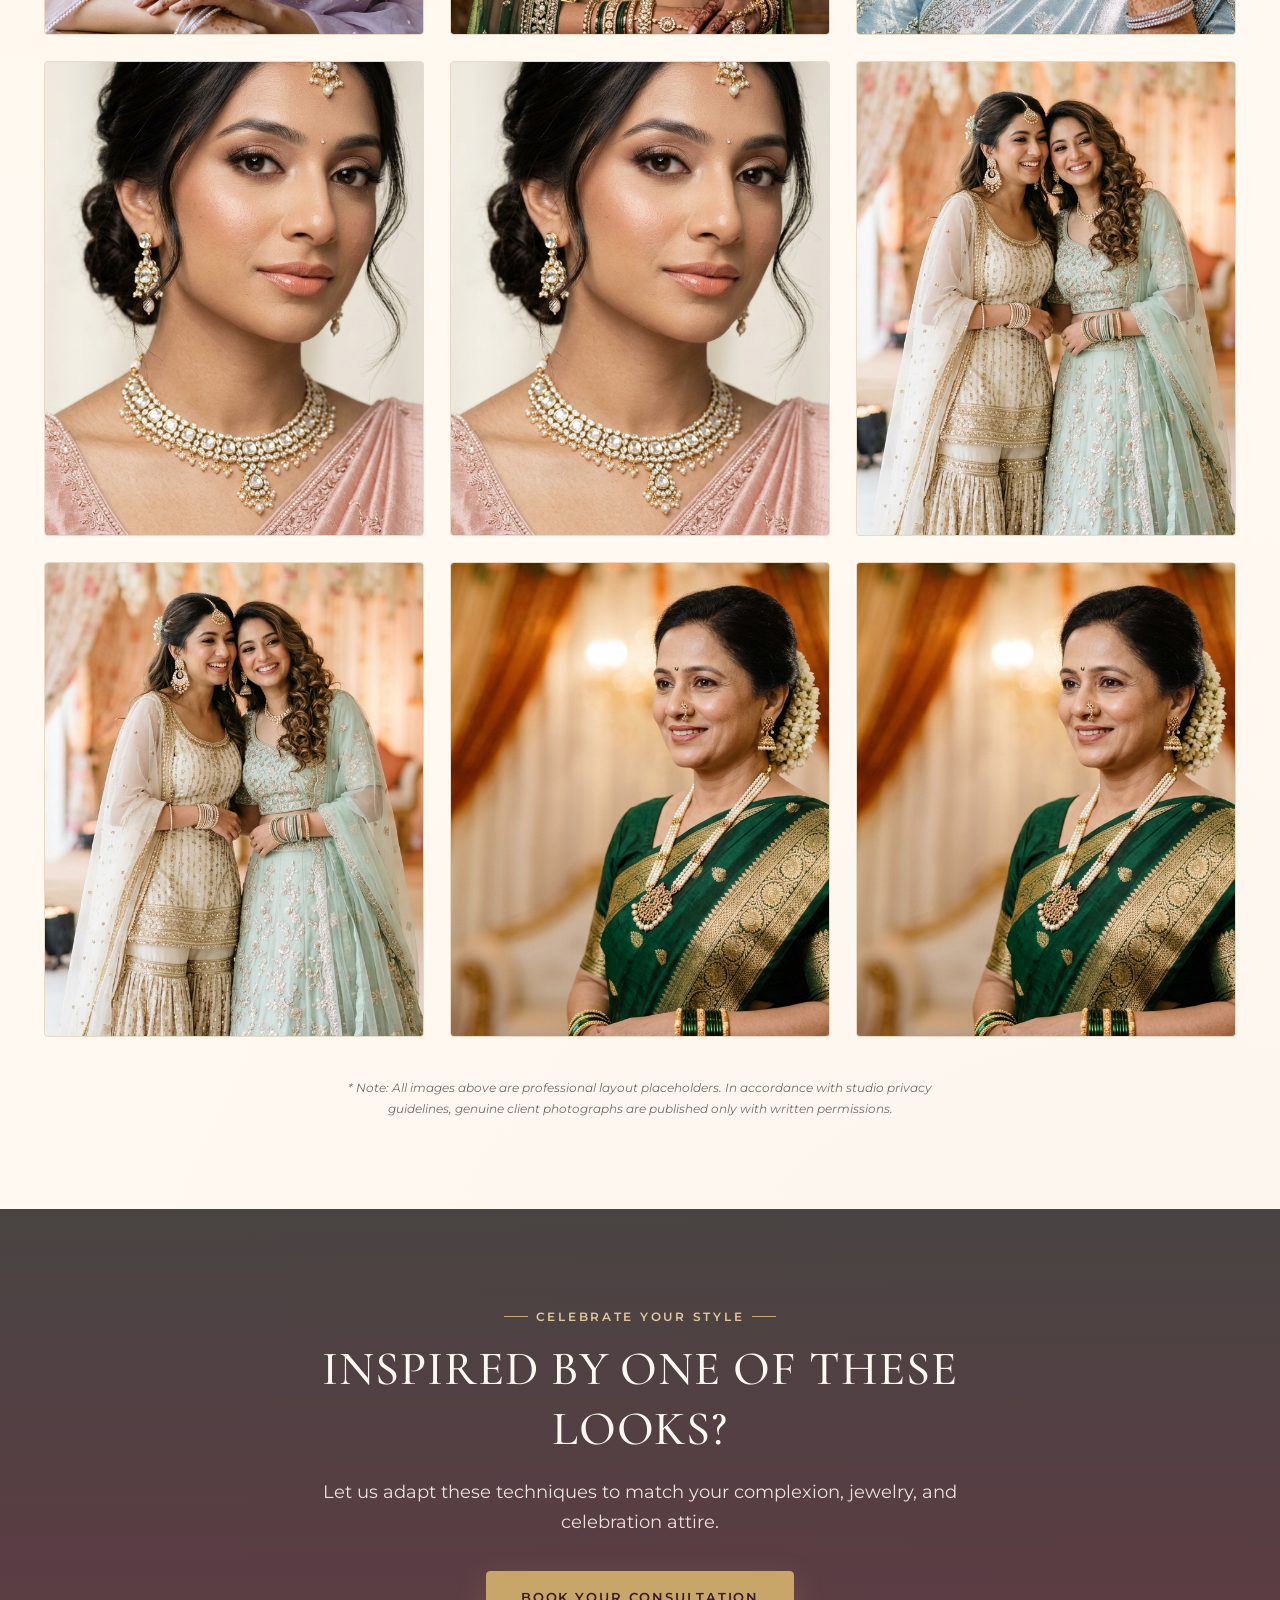
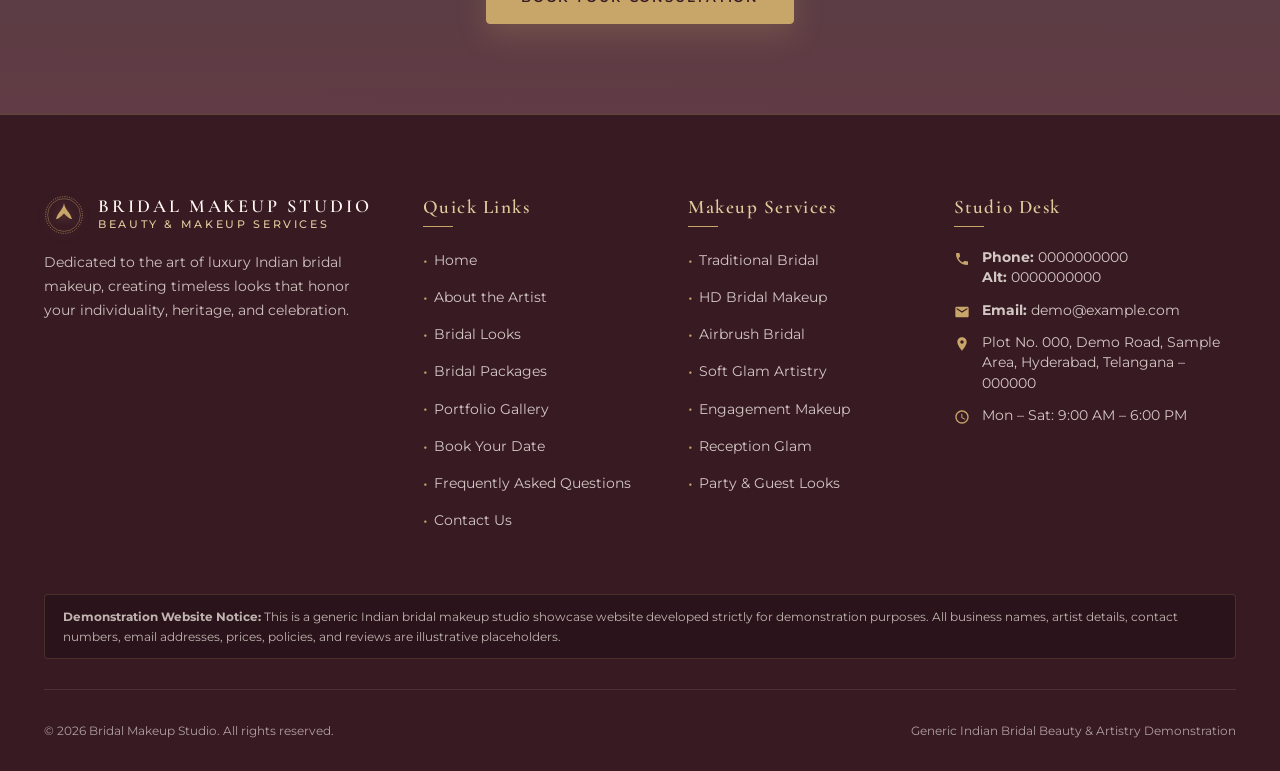
<file: gallery.html>
<!DOCTYPE html>
<html lang="en">
<head>
  <meta charset="UTF-8">
  <meta name="viewport" content="width=device-width, initial-scale=1.0">
  <title>Bridal Makeup Gallery &amp; Portfolio | Bridal Makeup Studio | Wedding Looks</title>
  <meta name="description" content="Browse our luxury Indian bridal makeup portfolio with interactive filters: South Indian, North Indian, HD bridal, airbrush, engagement, reception, and soft glam artistry.">
  <link rel="icon" type="image/svg+xml" href="data:image/svg+xml,<svg xmlns='http://www.w3.org/2000/svg' viewBox='0 0 100 100'><circle cx='50' cy='50' r='45' fill='%23542B36'/><circle cx='50' cy='50' r='40' stroke='%23C8A66A' stroke-width='2' fill='none'/><path d='M50 22 C50 36 34 45 30 60 C36 60 42 54 50 46 C58 54 64 60 70 60 C66 45 50 36 50 22 Z' fill='%23C8A66A'/></svg>">
  <link rel="stylesheet" href="assets/css/style.css">
</head>
<body>

  <!-- Top Utility Bar -->
  <div class="top-bar">
    <div class="container top-bar-inner">
      <div class="top-bar-contact">
        <span class="top-bar-item">
          <svg viewBox="0 0 24 24"><path d="M6.62 10.79a15.05 15.05 0 006.59 6.59l2.2-2.2c.27-.27.67-.36 1.02-.24 1.12.37 2.33.57 3.57.57.55 0 1 .45 1 1V20c0 .55-.45 1-1 1-9.39 0-17-7.61-17-17 0-.55.45-1 1-1h3.5c.55 0 1 .45 1 1 0 1.25.2 2.45.57 3.57.11.35.03.74-.25 1.02l-2.2 2.2z"/></svg>
          Call: 0000000000
        </span>
        <span class="top-bar-item">
          <svg viewBox="0 0 24 24"><path d="M20 4H4c-1.1 0-1.99.9-1.99 2L2 18c0 1.1.9 2 2 2h16c1.1 0 2-.9 2-2V6c0-1.1-.9-2-2-2zm0 4l-8 5-8-5V6l8 5 8-5v2z"/></svg>
          demo@example.com
        </span>
        <span class="top-bar-item">
          <svg viewBox="0 0 24 24"><path d="M11.99 2C6.47 2 2 6.48 2 12s4.47 10 9.99 10C17.52 22 22 17.52 22 12S17.52 2 11.99 2zM12 20c-4.42 0-8-3.58-8-8s3.58-8 8-8 8 3.58 8 8-3.58 8-8 8zm.5-13H11v6l5.25 3.15.75-1.23-4.5-2.67z"/></svg>
          Mon – Sat: 9:00 AM – 6:00 PM
        </span>
      </div>
      <div class="top-bar-tag">
        Generic Demo Website • Hyderabad, Telangana
      </div>
    </div>
  </div>

  <!-- Header -->
  <header class="header">
    <div class="container header-inner">
      <a href="index.html" class="brand-logo-link">
        <div class="logo-symbol">
          <svg viewBox="0 0 100 100" fill="none">
            <circle cx="50" cy="50" r="46" stroke="currentColor" stroke-width="1.5" stroke-dasharray="3 3"/>
            <circle cx="50" cy="50" r="41" stroke="currentColor" stroke-width="1"/>
            <path d="M50 18 C50 34 34 44 30 60 C36 60 42 54 50 46 C58 54 64 60 70 60 C66 44 50 34 50 18 Z" fill="currentColor"/>
          </svg>
        </div>
        <div class="brand-text-wrap">
          <span class="brand-title">BRIDAL MAKEUP STUDIO</span>
          <span class="brand-subtitle">BEAUTY &amp; MAKEUP SERVICES</span>
        </div>
      </a>

      <nav class="nav-desktop" aria-label="Main Navigation">
        <ul class="nav-links">
          <li class="nav-item"><a href="index.html" class="nav-link">Home</a></li>
          <li class="nav-item"><a href="about.html" class="nav-link">About</a></li>
          <li class="nav-item dropdown">
            <a href="services.html" class="nav-link">
              Services
              <svg class="dropdown-arrow" viewBox="0 0 24 24"><path d="M7 10l5 5 5-5z"/></svg>
            </a>
            <div class="dropdown-menu">
              <a href="bridal-makeup.html" class="dropdown-link">Bridal Makeup</a>
              <a href="engagement-makeup.html" class="dropdown-link">Engagement Makeup</a>
              <a href="reception-makeup.html" class="dropdown-link">Reception Makeup</a>
              <a href="party-makeup.html" class="dropdown-link">Party Makeup</a>
              <a href="services.html#bridesmaid" class="dropdown-link">Bridesmaid Makeup</a>
              <a href="services.html#family" class="dropdown-link">Family Makeup</a>
              <a href="services.html" class="dropdown-link" style="font-weight: 600; border-top: 1px solid var(--border-subtle); margin-top: 4px;">View All Services</a>
            </div>
          </li>
          <li class="nav-item"><a href="bridal-makeup.html" class="nav-link">Bridal Makeup</a></li>
          <li class="nav-item"><a href="bridal-packages.html" class="nav-link">Packages</a></li>
          <li class="nav-item"><a href="gallery.html" class="nav-link active">Gallery</a></li>
          <li class="nav-item"><a href="contact.html" class="nav-link">Contact</a></li>
        </ul>
        <a href="booking.html" class="btn btn-primary btn-sm">Book Your Date</a>
      </nav>

      <button class="mobile-toggle" id="mobileToggleBtn" aria-label="Toggle navigation menu">
        <span></span>
        <span></span>
        <span></span>
      </button>
    </div>
  </header>

  <!-- Mobile Drawer -->
  <div class="mobile-nav-backdrop" id="mobileNavBackdrop"></div>
  <aside class="mobile-nav-drawer" id="mobileNavDrawer">
    <div>
      <div style="display: flex; align-items: center; gap: 10px; margin-bottom: 24px; padding-bottom: 16px; border-bottom: 1px solid var(--border-gold);">
        <div class="logo-symbol" style="width: 32px; height: 32px;">
          <svg viewBox="0 0 100 100" fill="none"><circle cx="50" cy="50" r="46" stroke="currentColor" stroke-width="2"/><path d="M50 20 C50 35 34 45 30 60 C36 60 42 54 50 46 C58 54 64 60 70 60 C66 45 50 35 50 20 Z" fill="currentColor"/></svg>
        </div>
        <div style="font-family: var(--font-serif); font-weight: 600; color: var(--deep-burgundy); font-size: 1.1rem;">
          BRIDAL MAKEUP STUDIO
        </div>
      </div>
      <ul class="mobile-nav-list">
        <li class="mobile-nav-item"><a href="index.html">Home</a></li>
        <li class="mobile-nav-item"><a href="about.html">About the Artist</a></li>
        <li class="mobile-nav-item">
          <div class="mobile-dropdown-title" id="mobileDropdownToggle">
            Makeup Services <span style="font-size: 1rem;">▾</span>
          </div>
          <div class="mobile-submenu" id="mobileSubmenu">
            <a href="bridal-makeup.html">Bridal Makeup</a>
            <a href="engagement-makeup.html">Engagement Makeup</a>
            <a href="reception-makeup.html">Reception Makeup</a>
            <a href="party-makeup.html">Party Makeup</a>
            <a href="services.html">All Services Overview</a>
          </div>
        </li>
        <li class="mobile-nav-item"><a href="bridal-makeup.html">Bridal Looks</a></li>
        <li class="mobile-nav-item"><a href="bridal-packages.html">Bridal Packages</a></li>
        <li class="mobile-nav-item"><a href="gallery.html" class="active">Portfolio Gallery</a></li>
        <li class="mobile-nav-item"><a href="faq.html">FAQs</a></li>
        <li class="mobile-nav-item"><a href="contact.html">Contact Us</a></li>
      </ul>
    </div>
    <div class="mobile-drawer-footer">
      <a href="booking.html" class="btn btn-primary" style="width: 100%;">Check Your Date</a>
    </div>
  </aside>

  <!-- Page Banner -->
  <div class="page-banner">
    <div class="container">
      <div class="breadcrumb">
        <a href="index.html">Home</a>
        <span class="breadcrumb-sep">/</span>
        <span>Portfolio Gallery</span>
      </div>
      <h1>BRIDAL MAKEUP GALLERY</h1>
      <p style="font-size: 1.05rem; color: var(--text-muted); max-width: 650px; margin: 10px auto 0 auto;">
        Filter by makeup style, ceremony occasion, or finish to explore curated bridal transformations.
      </p>
    </div>
  </div>

  <!-- Gallery & Filters Section -->
  <section class="section">
    <div class="container">

      <!-- Category Filter Tabs -->
      <div class="gallery-filters" role="tablist">
        <button class="filter-btn active" data-filter="all">All Styles</button>
        <button class="filter-btn" data-filter="traditional">Traditional Bridal</button>
        <button class="filter-btn" data-filter="south-indian">South Indian Bridal</button>
        <button class="filter-btn" data-filter="north-indian">North Indian Bridal</button>
        <button class="filter-btn" data-filter="hd">HD Makeup</button>
        <button class="filter-btn" data-filter="airbrush">Airbrush Makeup</button>
        <button class="filter-btn" data-filter="reception">Reception Makeup</button>
        <button class="filter-btn" data-filter="engagement">Engagement Makeup</button>
        <button class="filter-btn" data-filter="soft-glam">Soft Glam</button>
        <button class="filter-btn" data-filter="party">Party &amp; Occasion</button>
        <button class="filter-btn" data-filter="bridesmaid">Bridesmaid Looks</button>
      </div>

      <!-- Gallery Grid -->
      <div class="gallery-grid" id="mainGalleryGrid">

        <!-- Item 1: South Indian Traditional -->
        <div class="gallery-item" data-category="traditional south-indian hd" data-title="Traditional South Indian Bride" data-category-label="Traditional / South Indian" data-filename="traditional-south-indian-bride.jpeg" data-specs="Portrait 4:5 • 1200 x 1500 px">
          <div class="img-box aspect-4-5">
            <img src="assets/images/traditional-south-indian-bride.jpeg" alt="Traditional South Indian Bride" class="luxury-img aspect-4-5" loading="lazy" onerror="this.onerror=null; this.src='images/traditional-south-indian-bride.jpeg';">
          </div>
          <div class="gallery-overlay">
            <span class="gallery-tag">South Indian • Traditional</span>
            <h4 class="gallery-title">Traditional South Indian Bride</h4>
            <span class="gallery-action-hint">Click to enlarge preview &rarr;</span>
          </div>
        </div>

        <!-- Item 2: North Indian Regal -->
        <div class="gallery-item" data-category="traditional north-indian hd" data-title="North Indian Regal Bridal Look" data-category-label="Traditional / North Indian" data-filename="north-indian-bridal-look.jpeg" data-specs="Portrait 4:5 • 1200 x 1500 px">
          <div class="img-box aspect-4-5">
            <img src="assets/images/north-indian-bridal-look.jpeg" alt="North Indian Regal Bridal Look" class="luxury-img aspect-4-5" loading="lazy" onerror="this.onerror=null; this.src='images/north-indian-bridal-look.jpeg';">
          </div>
          <div class="gallery-overlay">
            <span class="gallery-tag">North Indian • Traditional</span>
            <h4 class="gallery-title">North Indian Regal Bridal Look</h4>
            <span class="gallery-action-hint">Click to enlarge preview &rarr;</span>
          </div>
        </div>

        <!-- Item 3: Contemporary Editorial -->
        <div class="gallery-item" data-category="contemporary soft-glam" data-title="Contemporary Pastel Bridal Glow" data-category-label="Contemporary / Soft Glam" data-filename="contemporary-bridal-look.jpeg" data-specs="Portrait 4:5 • 1200 x 1500 px">
          <div class="img-box aspect-4-5">
            <img src="assets/images/contemporary-bridal-look.jpeg" alt="Contemporary Pastel Bridal Glow" class="luxury-img aspect-4-5" loading="lazy" onerror="this.onerror=null; this.src='images/contemporary-bridal-look.jpeg';">
          </div>
          <div class="gallery-overlay">
            <span class="gallery-tag">Contemporary • Modern</span>
            <h4 class="gallery-title">Contemporary Pastel Bridal Glow</h4>
            <span class="gallery-action-hint">Click to enlarge preview &rarr;</span>
          </div>
        </div>

        <!-- Item 4: Minimal Understated -->
        <div class="gallery-item" data-category="soft-glam minimal hd" data-title="Minimalist Dewy Bridal Finish" data-category-label="Soft Glam / Minimal" data-filename="minimal-bridal-makeup.jpeg" data-specs="Portrait 4:5 • 1200 x 1500 px">
          <div class="img-box aspect-4-5">
            <img src="assets/images/minimal-bridal-makeup.jpeg" alt="Minimalist Dewy Bridal Finish" class="luxury-img aspect-4-5" loading="lazy" onerror="this.onerror=null; this.src='images/minimal-bridal-makeup.jpeg';">
          </div>
          <div class="gallery-overlay">
            <span class="gallery-tag">Minimal • Soft Glam</span>
            <h4 class="gallery-title">Minimalist Dewy Bridal Finish</h4>
            <span class="gallery-action-hint">Click to enlarge preview &rarr;</span>
          </div>
        </div>

        <!-- Item 5: Reception Glamour -->
        <div class="gallery-item" data-category="reception hd" data-title="Evening Reception Statement Glam" data-category-label="Reception Makeup" data-filename="reception-makeup.jpeg" data-specs="Portrait 4:5 • 1200 x 1500 px">
          <div class="img-box aspect-4-5">
            <img src="assets/images/reception-makeup.jpeg" alt="Evening Reception Statement Glam" class="luxury-img aspect-4-5" loading="lazy" onerror="this.onerror=null; this.src='images/reception-makeup.jpeg';">
          </div>
          <div class="gallery-overlay">
            <span class="gallery-tag">Reception • Evening</span>
            <h4 class="gallery-title">Evening Reception Statement Glam</h4>
            <span class="gallery-action-hint">Click to enlarge preview &rarr;</span>
          </div>
        </div>

        <!-- Item 6: Engagement Radiance -->
        <div class="gallery-item" data-category="engagement soft-glam" data-title="Romantic Engagement Shimmer" data-category-label="Engagement Makeup" data-filename="engagement-makeup.jpeg" data-specs="Portrait 4:5 • 1200 x 1500 px">
          <div class="img-box aspect-4-5">
            <img src="assets/images/engagement-makeup.jpeg" alt="Romantic Engagement Shimmer" class="luxury-img aspect-4-5" loading="lazy" onerror="this.onerror=null; this.src='images/engagement-makeup.jpeg';">
          </div>
          <div class="gallery-overlay">
            <span class="gallery-tag">Engagement • Pre-Wedding</span>
            <h4 class="gallery-title">Romantic Engagement Shimmer</h4>
            <span class="gallery-action-hint">Click to enlarge preview &rarr;</span>
          </div>
        </div>

        <!-- Item 7: Airbrush Finish -->
        <div class="gallery-item" data-category="airbrush hd" data-title="Seamless Airbrush Flawless Finish" data-category-label="Airbrush Bridal" data-filename="airbrush-bridal-makeup.jpeg" data-specs="Portrait 4:5 • 1200 x 1500 px">
          <div class="img-box aspect-4-5">
            <img src="assets/images/airbrush-bridal-makeup.jpeg" alt="Seamless Airbrush Flawless Finish" class="luxury-img aspect-4-5" loading="lazy" onerror="this.onerror=null; this.src='images/airbrush-bridal-makeup.jpeg';">
          </div>
          <div class="gallery-overlay">
            <span class="gallery-tag">Airbrush • Flawless Base</span>
            <h4 class="gallery-title">Seamless Airbrush Flawless Finish</h4>
            <span class="gallery-action-hint">Click to enlarge preview &rarr;</span>
          </div>
        </div>

        <!-- Item 8: Close-Up Eye Artistry -->
        <div class="gallery-item" data-category="hd traditional" data-title="Detailed Bridal Eye Artistry" data-category-label="Eye Artistry" data-filename="bridal-eye-makeup.jpeg" data-specs="Portrait 4:5 • 1200 x 1500 px">
          <div class="img-box aspect-4-5">
            <img src="assets/images/bridal-eye-makeup.jpeg" alt="Detailed Bridal Eye Artistry" class="luxury-img aspect-4-5" loading="lazy" onerror="this.onerror=null; this.src='images/bridal-eye-makeup.jpeg';">
          </div>
          <div class="gallery-overlay">
            <span class="gallery-tag">Detailed Eyes • Macro</span>
            <h4 class="gallery-title">Detailed Bridal Eye Artistry</h4>
            <span class="gallery-action-hint">Click to enlarge preview &rarr;</span>
          </div>
        </div>

        <!-- Item 9: Hairstyling & Flowers -->
        <div class="gallery-item" data-category="traditional south-indian" data-title="Traditional Floral Braid Styling" data-category-label="Hairstyling" data-filename="bridal-hairstyling.jpeg" data-specs="Portrait 4:5 • 1200 x 1500 px">
          <div class="img-box aspect-4-5">
            <img src="assets/images/bridal-hairstyling.jpeg" alt="Traditional Floral Braid Styling" class="luxury-img aspect-4-5" loading="lazy" onerror="this.onerror=null; this.src='images/bridal-hairstyling.jpeg';">
          </div>
          <div class="gallery-overlay">
            <span class="gallery-tag">Hairstyling • Floral</span>
            <h4 class="gallery-title">Traditional Floral Braid Styling</h4>
            <span class="gallery-action-hint">Click to enlarge preview &rarr;</span>
          </div>
        </div>

        <!-- Item 10: Bridesmaid Glamour -->
        <div class="gallery-item" data-category="bridesmaid party" data-title="Bridesmaid Rose Cocktail Look" data-category-label="Bridesmaid Looks" data-filename="bridesmaid-makeup.jpeg" data-specs="Portrait 4:5 • 1200 x 1500 px">
          <div class="img-box aspect-4-5">
            <img src="assets/images/bridesmaid-makeup.jpeg" alt="Bridesmaid Rose Cocktail Look" class="luxury-img aspect-4-5" loading="lazy" onerror="this.onerror=null; this.src='images/bridesmaid-makeup.jpeg';">
          </div>
          <div class="gallery-overlay">
            <span class="gallery-tag">Bridesmaid • Party</span>
            <h4 class="gallery-title">Bridesmaid Rose Cocktail Look</h4>
            <span class="gallery-action-hint">Click to enlarge preview &rarr;</span>
          </div>
        </div>

        <!-- Item 11: Party & Festive Makeup -->
        <div class="gallery-item" data-category="party" data-title="Festive Evening Sangeet Makeup" data-category-label="Party &amp; Festive" data-filename="party-makeup.jpeg" data-specs="Portrait 4:5 • 1200 x 1500 px">
          <div class="img-box aspect-4-5">
            <img src="assets/images/party-makeup.jpeg" alt="Festive Evening Sangeet Makeup" class="luxury-img aspect-4-5" loading="lazy" onerror="this.onerror=null; this.src='images/party-makeup.jpeg';">
          </div>
          <div class="gallery-overlay">
            <span class="gallery-tag">Occasion • Festive</span>
            <h4 class="gallery-title">Festive Evening Sangeet Makeup</h4>
            <span class="gallery-action-hint">Click to enlarge preview &rarr;</span>
          </div>
        </div>

        <!-- Item 12: Jewellery & Dupatta Setting -->
        <div class="gallery-item" data-category="traditional north-indian south-indian" data-title="Jewellery Setting &amp; Dupatta Drape" data-category-label="Styling &amp; Draping" data-filename="bridal-jewellery-styling.jpeg" data-specs="Portrait 4:5 • 1200 x 1500 px">
          <div class="img-box aspect-4-5">
            <img src="assets/images/bridal-jewellery-styling.jpeg" alt="Jewellery Setting &amp; Dupatta Drape" class="luxury-img aspect-4-5" loading="lazy" onerror="this.onerror=null; this.src='images/bridal-jewellery-styling.jpeg';">
          </div>
          <div class="gallery-overlay">
            <span class="gallery-tag">Styling • Draping</span>
            <h4 class="gallery-title">Jewellery Setting &amp; Dupatta Drape</h4>
            <span class="gallery-action-hint">Click to enlarge preview &rarr;</span>
          </div>
        </div>

      </div>

      <div class="demo-disclosure-note" style="margin-top: 40px;">
        * Note: All images above are professional layout placeholders. In accordance with studio privacy guidelines, genuine client photographs are published only with written permissions.
      </div>
    </div>
  </section>

  <!-- Lightbox Modal -->
  <div class="lightbox-modal" id="galleryLightbox" role="dialog" aria-modal="true" aria-label="Image Preview Lightbox">
    <div class="lightbox-content-box">
      <button class="lightbox-close-btn" id="lightboxCloseBtn" aria-label="Close lightbox">&times;</button>
      <button class="lightbox-nav-btn lightbox-prev-btn" id="lightboxPrevBtn" aria-label="Previous image">&larr;</button>
      <button class="lightbox-nav-btn lightbox-next-btn" id="lightboxNextBtn" aria-label="Next image">&rarr;</button>
      
      <div id="lightboxPlaceholderWrap" class="lightbox-placeholder-preview">
        <!-- Injected via JavaScript -->
      </div>

      <div class="lightbox-caption-area">
        <div>
          <div class="lightbox-caption-cat" id="lightboxCategory">Category</div>
          <div class="lightbox-caption-title" id="lightboxTitle">Title</div>
        </div>
        <div class="lightbox-counter" id="lightboxCounter">1 / 12</div>
      </div>
    </div>
  </div>

  <!-- Bottom CTA -->
  <section class="cta-banner">
    <div class="container cta-banner-content">
      <span class="section-tag" style="color: var(--champagne-gold-light);">Celebrate Your Style</span>
      <h2 class="cta-banner-title">INSPIRED BY ONE OF THESE LOOKS?</h2>
      <p class="cta-banner-desc">
        Let us adapt these techniques to match your complexion, jewelry, and celebration attire.
      </p>
      <a href="booking.html" class="btn btn-primary">Book Your Consultation</a>
    </div>
  </section>

  <!-- Footer -->
  <footer class="footer">
    <div class="container">
      <div class="footer-top-grid">
        <div class="footer-brand">
          <a href="index.html" class="brand-logo-link">
            <div class="logo-symbol" style="width: 40px; height: 40px;">
              <svg viewBox="0 0 100 100" fill="none">
                <circle cx="50" cy="50" r="46" stroke="currentColor" stroke-width="1.5" stroke-dasharray="3 3"/>
                <circle cx="50" cy="50" r="41" stroke="currentColor" stroke-width="1"/>
                <path d="M50 18 C50 34 34 44 30 60 C36 60 42 54 50 46 C58 54 64 60 70 60 C66 44 50 34 50 18 Z" fill="currentColor"/>
              </svg>
            </div>
            <div class="brand-text-wrap">
              <span class="brand-title" style="color: var(--soft-ivory); font-size: 1.15rem;">BRIDAL MAKEUP STUDIO</span>
              <span class="brand-subtitle" style="color: var(--champagne-gold-light);">BEAUTY &amp; MAKEUP SERVICES</span>
            </div>
          </a>
          <p class="footer-brand-desc">
            Dedicated to the art of luxury Indian bridal makeup, creating timeless looks that honor your individuality, heritage, and celebration.
          </p>
        </div>

        <div>
          <h4 class="footer-heading">Quick Links</h4>
          <ul class="footer-links-list">
            <li><a href="index.html" class="footer-link">Home</a></li>
            <li><a href="about.html" class="footer-link">About the Artist</a></li>
            <li><a href="bridal-makeup.html" class="footer-link">Bridal Looks</a></li>
            <li><a href="bridal-packages.html" class="footer-link">Bridal Packages</a></li>
            <li><a href="gallery.html" class="footer-link">Portfolio Gallery</a></li>
            <li><a href="booking.html" class="footer-link">Book Your Date</a></li>
            <li><a href="faq.html" class="footer-link">Frequently Asked Questions</a></li>
            <li><a href="contact.html" class="footer-link">Contact Us</a></li>
          </ul>
        </div>

        <div>
          <h4 class="footer-heading">Makeup Services</h4>
          <ul class="footer-links-list">
            <li><a href="bridal-makeup.html" class="footer-link">Traditional Bridal</a></li>
            <li><a href="bridal-makeup.html" class="footer-link">HD Bridal Makeup</a></li>
            <li><a href="bridal-makeup.html" class="footer-link">Airbrush Bridal</a></li>
            <li><a href="services.html#soft-glam" class="footer-link">Soft Glam Artistry</a></li>
            <li><a href="engagement-makeup.html" class="footer-link">Engagement Makeup</a></li>
            <li><a href="reception-makeup.html" class="footer-link">Reception Glam</a></li>
            <li><a href="party-makeup.html" class="footer-link">Party &amp; Guest Looks</a></li>
          </ul>
        </div>

        <div>
          <h4 class="footer-heading">Studio Desk</h4>
          <div class="footer-contact-item">
            <svg viewBox="0 0 24 24"><path d="M6.62 10.79a15.05 15.05 0 006.59 6.59l2.2-2.2c.27-.27.67-.36 1.02-.24 1.12.37 2.33.57 3.57.57.55 0 1 .45 1 1V20c0 .55-.45 1-1 1-9.39 0-17-7.61-17-17 0-.55.45-1 1-1h3.5c.55 0 1 .45 1 1 0 1.25.2 2.45.57 3.57.11.35.03.74-.25 1.02l-2.2 2.2z"/></svg>
            <div>
              <strong>Phone:</strong> 0000000000<br>
              <strong>Alt:</strong> 0000000000
            </div>
          </div>
          <div class="footer-contact-item">
            <svg viewBox="0 0 24 24"><path d="M20 4H4c-1.1 0-1.99.9-1.99 2L2 18c0 1.1.9 2 2 2h16c1.1 0 2-.9 2-2V6c0-1.1-.9-2-2-2zm0 4l-8 5-8-5V6l8 5 8-5v2z"/></svg>
            <div>
              <strong>Email:</strong> demo@example.com
            </div>
          </div>
          <div class="footer-contact-item">
            <svg viewBox="0 0 24 24"><path d="M12 2C8.13 2 5 5.13 5 9c0 5.25 7 13 7 13s7-7.75 7-13c0-3.87-3.13-7-7-7zm0 9.5c-1.38 0-2.5-1.12-2.5-2.5s1.12-2.5 2.5-2.5 2.5 1.12 2.5 2.5-1.12 2.5-2.5 2.5z"/></svg>
            <div>
              Plot No. 000, Demo Road, Sample Area, Hyderabad, Telangana – 000000
            </div>
          </div>
          <div class="footer-contact-item">
            <svg viewBox="0 0 24 24"><path d="M11.99 2C6.47 2 2 6.48 2 12s4.47 10 9.99 10C17.52 22 22 17.52 22 12S17.52 2 11.99 2zM12 20c-4.42 0-8-3.58-8-8s3.58-8 8-8 8 3.58 8 8-3.58 8-8 8zm.5-13H11v6l5.25 3.15.75-1.23-4.5-2.67z"/></svg>
            <div>
              Mon – Sat: 9:00 AM – 6:00 PM
            </div>
          </div>
        </div>
      </div>

      <div class="footer-notice-box">
        <strong>Demonstration Website Notice:</strong> This is a generic Indian bridal makeup studio showcase website developed strictly for demonstration purposes. All business names, artist details, contact numbers, email addresses, prices, policies, and reviews are illustrative placeholders.
      </div>

      <div class="footer-bottom">
        <div>&copy; 2026 Bridal Makeup Studio. All rights reserved.</div>
        <div>Generic Indian Bridal Beauty &amp; Artistry Demonstration</div>
      </div>
    </div>
  </footer>

  <button class="scroll-top-btn" id="scrollTopBtn" aria-label="Scroll to top of page">
    <svg viewBox="0 0 24 24"><path d="M7.41 15.41L12 10.83l4.59 4.58L18 14l-6-6-6 6z"/></svg>
  </button>

  <script src="assets/js/script.js"></script>
</body>
</html>
</file>
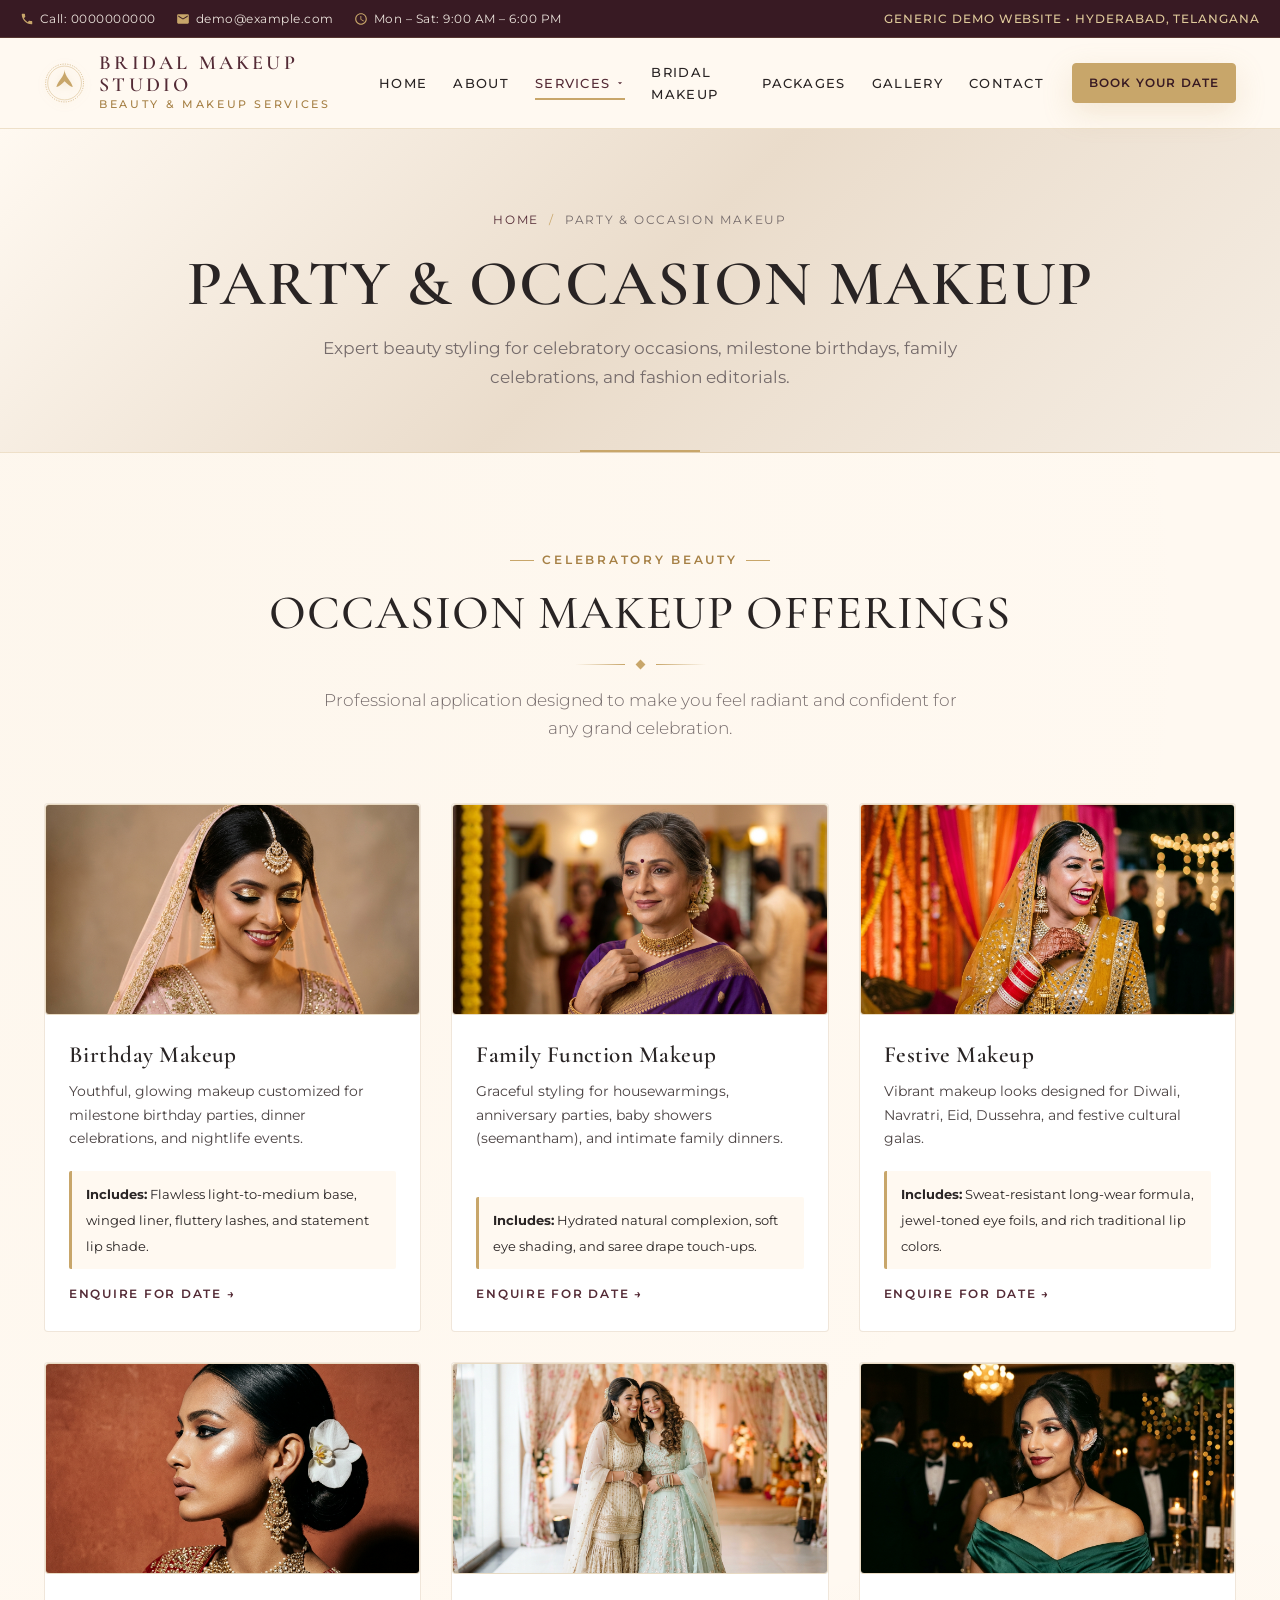
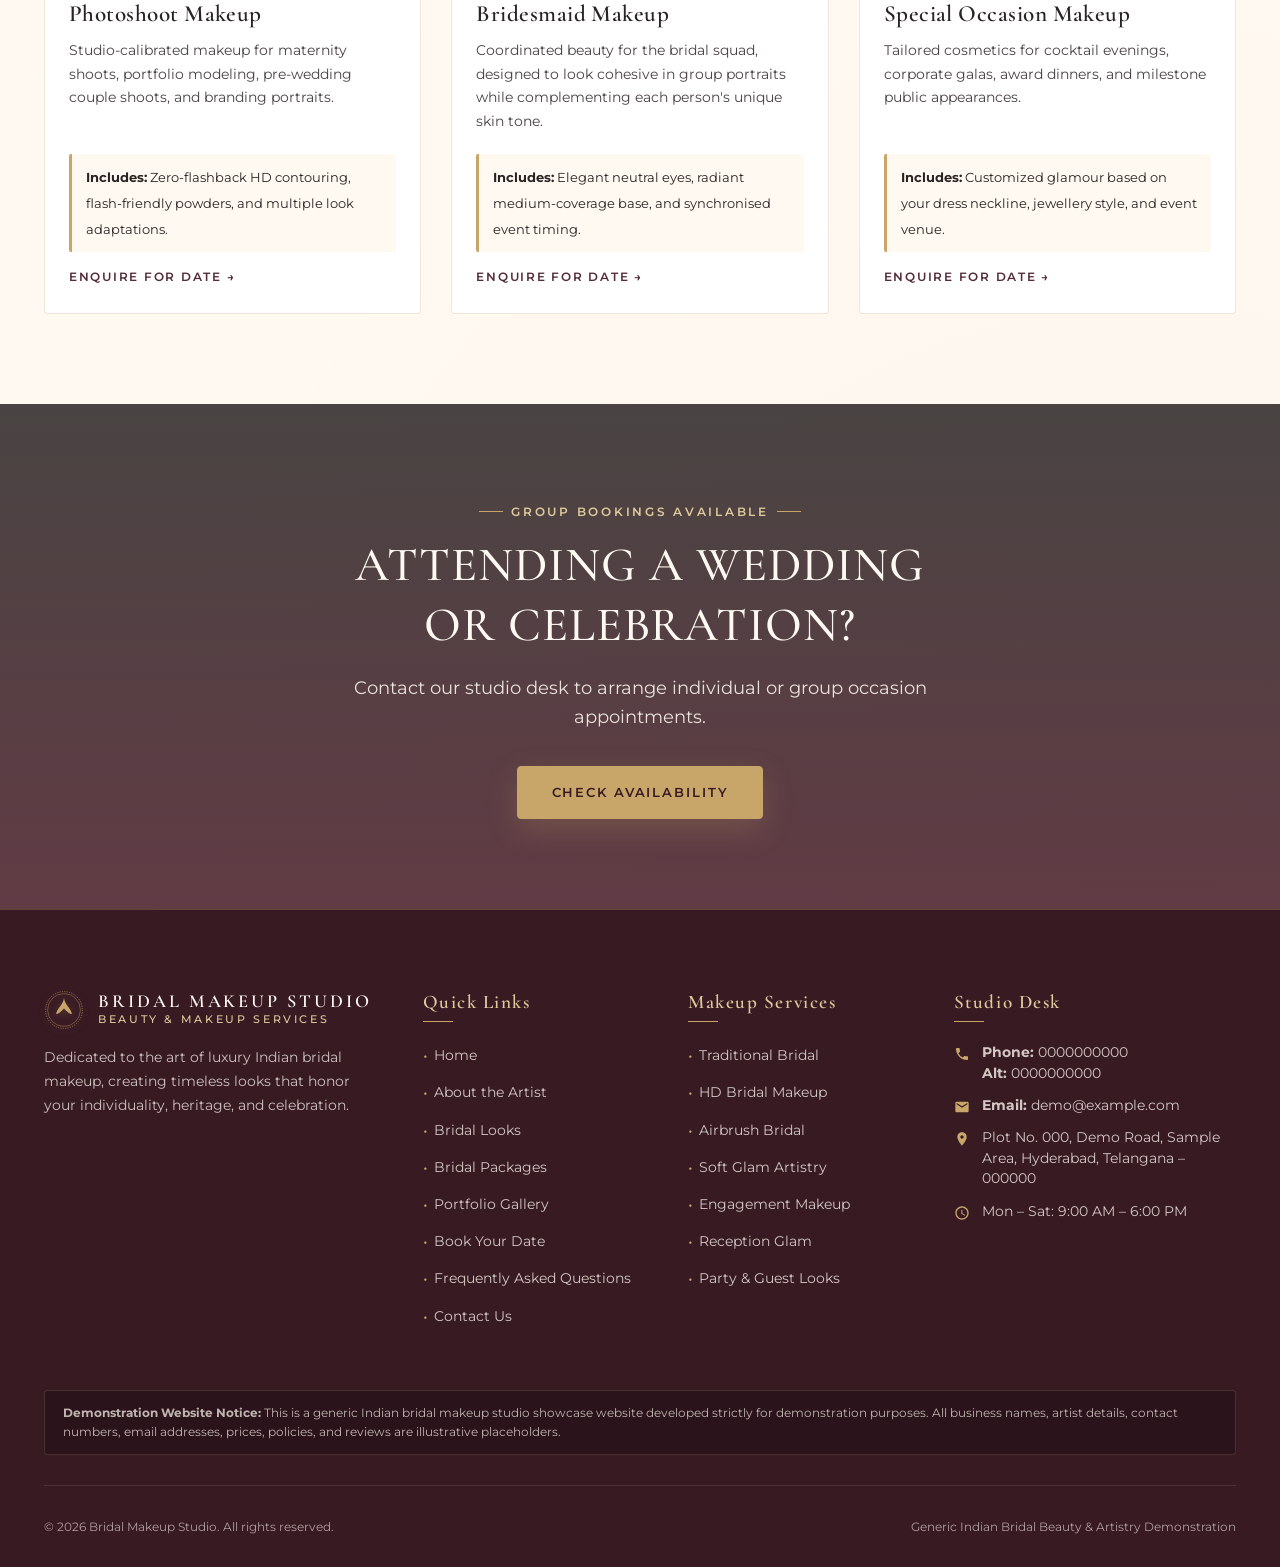
<file: party-makeup.html>
<!DOCTYPE html>
<html lang="en">
<head>
  <meta charset="UTF-8">
  <meta name="viewport" content="width=device-width, initial-scale=1.0">
  <title>Party &amp; Occasion Makeup | Bridal Makeup Studio | Event Beauty</title>
  <meta name="description" content="Professional party and special occasion makeup: birthdays, festive celebrations, family functions, fashion photoshoots, and bridesmaid packages.">
  <link rel="icon" type="image/svg+xml" href="data:image/svg+xml,<svg xmlns='http://www.w3.org/2000/svg' viewBox='0 0 100 100'><circle cx='50' cy='50' r='45' fill='%23542B36'/><circle cx='50' cy='50' r='40' stroke='%23C8A66A' stroke-width='2' fill='none'/><path d='M50 22 C50 36 34 45 30 60 C36 60 42 54 50 46 C58 54 64 60 70 60 C66 45 50 36 50 22 Z' fill='%23C8A66A'/></svg>">
  <link rel="stylesheet" href="assets/css/style.css">
</head>
<body>

  <!-- Top Utility Bar -->
  <div class="top-bar">
    <div class="container top-bar-inner">
      <div class="top-bar-contact">
        <span class="top-bar-item">
          <svg viewBox="0 0 24 24"><path d="M6.62 10.79a15.05 15.05 0 006.59 6.59l2.2-2.2c.27-.27.67-.36 1.02-.24 1.12.37 2.33.57 3.57.57.55 0 1 .45 1 1V20c0 .55-.45 1-1 1-9.39 0-17-7.61-17-17 0-.55.45-1 1-1h3.5c.55 0 1 .45 1 1 0 1.25.2 2.45.57 3.57.11.35.03.74-.25 1.02l-2.2 2.2z"/></svg>
          Call: 0000000000
        </span>
        <span class="top-bar-item">
          <svg viewBox="0 0 24 24"><path d="M20 4H4c-1.1 0-1.99.9-1.99 2L2 18c0 1.1.9 2 2 2h16c1.1 0 2-.9 2-2V6c0-1.1-.9-2-2-2zm0 4l-8 5-8-5V6l8 5 8-5v2z"/></svg>
          demo@example.com
        </span>
        <span class="top-bar-item">
          <svg viewBox="0 0 24 24"><path d="M11.99 2C6.47 2 2 6.48 2 12s4.47 10 9.99 10C17.52 22 22 17.52 22 12S17.52 2 11.99 2zM12 20c-4.42 0-8-3.58-8-8s3.58-8 8-8 8 3.58 8 8-3.58 8-8 8zm.5-13H11v6l5.25 3.15.75-1.23-4.5-2.67z"/></svg>
          Mon – Sat: 9:00 AM – 6:00 PM
        </span>
      </div>
      <div class="top-bar-tag">
        Generic Demo Website • Hyderabad, Telangana
      </div>
    </div>
  </div>

  <!-- Header -->
  <header class="header">
    <div class="container header-inner">
      <a href="index.html" class="brand-logo-link">
        <div class="logo-symbol">
          <svg viewBox="0 0 100 100" fill="none">
            <circle cx="50" cy="50" r="46" stroke="currentColor" stroke-width="1.5" stroke-dasharray="3 3"/>
            <circle cx="50" cy="50" r="41" stroke="currentColor" stroke-width="1"/>
            <path d="M50 18 C50 34 34 44 30 60 C36 60 42 54 50 46 C58 54 64 60 70 60 C66 44 50 34 50 18 Z" fill="currentColor"/>
          </svg>
        </div>
        <div class="brand-text-wrap">
          <span class="brand-title">BRIDAL MAKEUP STUDIO</span>
          <span class="brand-subtitle">BEAUTY &amp; MAKEUP SERVICES</span>
        </div>
      </a>

      <nav class="nav-desktop" aria-label="Main Navigation">
        <ul class="nav-links">
          <li class="nav-item"><a href="index.html" class="nav-link">Home</a></li>
          <li class="nav-item"><a href="about.html" class="nav-link">About</a></li>
          <li class="nav-item dropdown">
            <a href="services.html" class="nav-link active">
              Services
              <svg class="dropdown-arrow" viewBox="0 0 24 24"><path d="M7 10l5 5 5-5z"/></svg>
            </a>
            <div class="dropdown-menu">
              <a href="bridal-makeup.html" class="dropdown-link">Bridal Makeup</a>
              <a href="engagement-makeup.html" class="dropdown-link">Engagement Makeup</a>
              <a href="reception-makeup.html" class="dropdown-link">Reception Makeup</a>
              <a href="party-makeup.html" class="dropdown-link active">Party Makeup</a>
              <a href="services.html#bridesmaid" class="dropdown-link">Bridesmaid Makeup</a>
              <a href="services.html#family" class="dropdown-link">Family Makeup</a>
              <a href="services.html" class="dropdown-link" style="font-weight: 600; border-top: 1px solid var(--border-subtle); margin-top: 4px;">View All Services</a>
            </div>
          </li>
          <li class="nav-item"><a href="bridal-makeup.html" class="nav-link">Bridal Makeup</a></li>
          <li class="nav-item"><a href="bridal-packages.html" class="nav-link">Packages</a></li>
          <li class="nav-item"><a href="gallery.html" class="nav-link">Gallery</a></li>
          <li class="nav-item"><a href="contact.html" class="nav-link">Contact</a></li>
        </ul>
        <a href="booking.html" class="btn btn-primary btn-sm">Book Your Date</a>
      </nav>

      <button class="mobile-toggle" id="mobileToggleBtn" aria-label="Toggle navigation menu">
        <span></span>
        <span></span>
        <span></span>
      </button>
    </div>
  </header>

  <!-- Mobile Drawer -->
  <div class="mobile-nav-backdrop" id="mobileNavBackdrop"></div>
  <aside class="mobile-nav-drawer" id="mobileNavDrawer">
    <div>
      <div style="display: flex; align-items: center; gap: 10px; margin-bottom: 24px; padding-bottom: 16px; border-bottom: 1px solid var(--border-gold);">
        <div class="logo-symbol" style="width: 32px; height: 32px;">
          <svg viewBox="0 0 100 100" fill="none"><circle cx="50" cy="50" r="46" stroke="currentColor" stroke-width="2"/><path d="M50 20 C50 35 34 45 30 60 C36 60 42 54 50 46 C58 54 64 60 70 60 C66 45 50 35 50 20 Z" fill="currentColor"/></svg>
        </div>
        <div style="font-family: var(--font-serif); font-weight: 600; color: var(--deep-burgundy); font-size: 1.1rem;">
          BRIDAL MAKEUP STUDIO
        </div>
      </div>
      <ul class="mobile-nav-list">
        <li class="mobile-nav-item"><a href="index.html">Home</a></li>
        <li class="mobile-nav-item"><a href="about.html">About the Artist</a></li>
        <li class="mobile-nav-item">
          <div class="mobile-dropdown-title" id="mobileDropdownToggle">
            Makeup Services <span style="font-size: 1rem;">▾</span>
          </div>
          <div class="mobile-submenu" id="mobileSubmenu">
            <a href="bridal-makeup.html">Bridal Makeup</a>
            <a href="engagement-makeup.html">Engagement Makeup</a>
            <a href="reception-makeup.html">Reception Makeup</a>
            <a href="party-makeup.html" class="active">Party Makeup</a>
            <a href="services.html">All Services Overview</a>
          </div>
        </li>
        <li class="mobile-nav-item"><a href="bridal-makeup.html">Bridal Looks</a></li>
        <li class="mobile-nav-item"><a href="bridal-packages.html">Bridal Packages</a></li>
        <li class="mobile-nav-item"><a href="gallery.html">Portfolio Gallery</a></li>
        <li class="mobile-nav-item"><a href="faq.html">FAQs</a></li>
        <li class="mobile-nav-item"><a href="contact.html">Contact Us</a></li>
      </ul>
    </div>
    <div class="mobile-drawer-footer">
      <a href="booking.html" class="btn btn-primary" style="width: 100%;">Check Your Date</a>
    </div>
  </aside>

  <!-- Page Banner -->
  <div class="page-banner">
    <div class="container">
      <div class="breadcrumb">
        <a href="index.html">Home</a>
        <span class="breadcrumb-sep">/</span>
        <span>Party &amp; Occasion Makeup</span>
      </div>
      <h1>PARTY &amp; OCCASION MAKEUP</h1>
      <p style="font-size: 1.05rem; color: var(--text-muted); max-width: 650px; margin: 10px auto 0 auto;">
        Expert beauty styling for celebratory occasions, milestone birthdays, family celebrations, and fashion editorials.
      </p>
    </div>
  </div>

  <!-- Services Grid Section -->
  <section class="section">
    <div class="container">
      <div class="section-header">
        <span class="section-tag">Celebratory Beauty</span>
        <h2 class="section-title">OCCASION MAKEUP OFFERINGS</h2>
        <div class="gold-ornament">
          <div class="line"></div>
          <div class="diamond"></div>
          <div class="line right"></div>
        </div>
        <p class="section-subtitle">
          Professional application designed to make you feel radiant and confident for any grand celebration.
        </p>
      </div>

      <div class="services-card-grid">

        <!-- 1. Birthday Makeup -->
        <div class="service-card">
          <div class="service-card-img-wrap">
            <div class="img-box aspect-16-9">
              <img src="assets/images/bridal-gallery-01.jpeg" alt="Birthday Glamour" class="luxury-img aspect-16-9" loading="lazy" onerror="this.onerror=null; this.src='images/bridal-gallery-01.jpeg';">
            </div>
          </div>
          <div class="service-card-body">
            <h3 class="service-card-title">Birthday Makeup</h3>
            <p class="service-card-desc">
              Youthful, glowing makeup customized for milestone birthday parties, dinner celebrations, and nightlife events.
            </p>
            <div class="policy-item" style="background: var(--soft-ivory); margin-bottom: 14px; padding: 10px 14px;">
              <span style="font-size: 0.8rem; color: var(--charcoal);"><strong>Includes:</strong> Flawless light-to-medium base, winged liner, fluttery lashes, and statement lip shade.</span>
            </div>
            <a href="booking.html?service=Birthday+Makeup" class="service-card-link">
              Enquire for Date &rarr;
            </a>
          </div>
        </div>

        <!-- 2. Family Function Makeup -->
        <div class="service-card">
          <div class="service-card-img-wrap">
            <div class="img-box aspect-16-9">
              <img src="assets/images/bridal-gallery-02.jpeg" alt="Family Functions" class="luxury-img aspect-16-9" loading="lazy" onerror="this.onerror=null; this.src='images/bridal-gallery-02.jpeg';">
            </div>
          </div>
          <div class="service-card-body">
            <h3 class="service-card-title">Family Function Makeup</h3>
            <p class="service-card-desc">
              Graceful styling for housewarmings, anniversary parties, baby showers (seemantham), and intimate family dinners.
            </p>
            <div class="policy-item" style="background: var(--soft-ivory); margin-bottom: 14px; padding: 10px 14px;">
              <span style="font-size: 0.8rem; color: var(--charcoal);"><strong>Includes:</strong> Hydrated natural complexion, soft eye shading, and saree drape touch-ups.</span>
            </div>
            <a href="booking.html?service=Family+Function+Makeup" class="service-card-link">
              Enquire for Date &rarr;
            </a>
          </div>
        </div>

        <!-- 3. Festive Makeup -->
        <div class="service-card">
          <div class="service-card-img-wrap">
            <div class="img-box aspect-16-9">
              <img src="assets/images/bridal-gallery-03.jpeg" alt="Festive Elegance" class="luxury-img aspect-16-9" loading="lazy" onerror="this.onerror=null; this.src='images/bridal-gallery-03.jpeg';">
            </div>
          </div>
          <div class="service-card-body">
            <h3 class="service-card-title">Festive Makeup</h3>
            <p class="service-card-desc">
              Vibrant makeup looks designed for Diwali, Navratri, Eid, Dussehra, and festive cultural galas.
            </p>
            <div class="policy-item" style="background: var(--soft-ivory); margin-bottom: 14px; padding: 10px 14px;">
              <span style="font-size: 0.8rem; color: var(--charcoal);"><strong>Includes:</strong> Sweat-resistant long-wear formula, jewel-toned eye foils, and rich traditional lip colors.</span>
            </div>
            <a href="booking.html?service=Festive+Makeup" class="service-card-link">
              Enquire for Date &rarr;
            </a>
          </div>
        </div>

        <!-- 4. Photoshoot Makeup -->
        <div class="service-card">
          <div class="service-card-img-wrap">
            <div class="img-box aspect-16-9">
              <img src="assets/images/bridal-gallery-04.jpeg" alt="Photoshoot Makeup" class="luxury-img aspect-16-9" loading="lazy" onerror="this.onerror=null; this.src='images/bridal-gallery-04.jpeg';">
            </div>
          </div>
          <div class="service-card-body">
            <h3 class="service-card-title">Photoshoot Makeup</h3>
            <p class="service-card-desc">
              Studio-calibrated makeup for maternity shoots, portfolio modeling, pre-wedding couple shoots, and branding portraits.
            </p>
            <div class="policy-item" style="background: var(--soft-ivory); margin-bottom: 14px; padding: 10px 14px;">
              <span style="font-size: 0.8rem; color: var(--charcoal);"><strong>Includes:</strong> Zero-flashback HD contouring, flash-friendly powders, and multiple look adaptations.</span>
            </div>
            <a href="booking.html?service=Photoshoot+Makeup" class="service-card-link">
              Enquire for Date &rarr;
            </a>
          </div>
        </div>

        <!-- 5. Bridesmaid Makeup -->
        <div class="service-card">
          <div class="service-card-img-wrap">
            <div class="img-box aspect-16-9">
              <img src="assets/images/bridesmaid-makeup.jpeg" alt="Bridesmaid Makeup" class="luxury-img aspect-16-9" loading="lazy" onerror="this.onerror=null; this.src='images/bridesmaid-makeup.jpeg';">
            </div>
          </div>
          <div class="service-card-body">
            <h3 class="service-card-title">Bridesmaid Makeup</h3>
            <p class="service-card-desc">
              Coordinated beauty for the bridal squad, designed to look cohesive in group portraits while complementing each person's unique skin tone.
            </p>
            <div class="policy-item" style="background: var(--soft-ivory); margin-bottom: 14px; padding: 10px 14px;">
              <span style="font-size: 0.8rem; color: var(--charcoal);"><strong>Includes:</strong> Elegant neutral eyes, radiant medium-coverage base, and synchronised event timing.</span>
            </div>
            <a href="booking.html?service=Bridesmaid+Makeup" class="service-card-link">
              Enquire for Date &rarr;
            </a>
          </div>
        </div>

        <!-- 6. Special Occasion Makeup -->
        <div class="service-card">
          <div class="service-card-img-wrap">
            <div class="img-box aspect-16-9">
              <img src="assets/images/bridal-gallery-05.jpeg" alt="Special Occasions" class="luxury-img aspect-16-9" loading="lazy" onerror="this.onerror=null; this.src='images/bridal-gallery-05.jpeg';">
            </div>
          </div>
          <div class="service-card-body">
            <h3 class="service-card-title">Special Occasion Makeup</h3>
            <p class="service-card-desc">
              Tailored cosmetics for cocktail evenings, corporate galas, award dinners, and milestone public appearances.
            </p>
            <div class="policy-item" style="background: var(--soft-ivory); margin-bottom: 14px; padding: 10px 14px;">
              <span style="font-size: 0.8rem; color: var(--charcoal);"><strong>Includes:</strong> Customized glamour based on your dress neckline, jewellery style, and event venue.</span>
            </div>
            <a href="booking.html?service=Special+Occasion" class="service-card-link">
              Enquire for Date &rarr;
            </a>
          </div>
        </div>

      </div>
    </div>
  </section>

  <!-- CTA Banner -->
  <section class="cta-banner">
    <div class="container cta-banner-content">
      <span class="section-tag" style="color: var(--champagne-gold-light);">Group Bookings Available</span>
      <h2 class="cta-banner-title">ATTENDING A WEDDING OR CELEBRATION?</h2>
      <p class="cta-banner-desc">
        Contact our studio desk to arrange individual or group occasion appointments.
      </p>
      <a href="booking.html" class="btn btn-primary">Check Availability</a>
    </div>
  </section>

  <!-- Footer -->
  <footer class="footer">
    <div class="container">
      <div class="footer-top-grid">
        <div class="footer-brand">
          <a href="index.html" class="brand-logo-link">
            <div class="logo-symbol" style="width: 40px; height: 40px;">
              <svg viewBox="0 0 100 100" fill="none">
                <circle cx="50" cy="50" r="46" stroke="currentColor" stroke-width="1.5" stroke-dasharray="3 3"/>
                <circle cx="50" cy="50" r="41" stroke="currentColor" stroke-width="1"/>
                <path d="M50 18 C50 34 34 44 30 60 C36 60 42 54 50 46 C58 54 64 60 70 60 C66 44 50 34 50 18 Z" fill="currentColor"/>
              </svg>
            </div>
            <div class="brand-text-wrap">
              <span class="brand-title" style="color: var(--soft-ivory); font-size: 1.15rem;">BRIDAL MAKEUP STUDIO</span>
              <span class="brand-subtitle" style="color: var(--champagne-gold-light);">BEAUTY &amp; MAKEUP SERVICES</span>
            </div>
          </a>
          <p class="footer-brand-desc">
            Dedicated to the art of luxury Indian bridal makeup, creating timeless looks that honor your individuality, heritage, and celebration.
          </p>
        </div>

        <div>
          <h4 class="footer-heading">Quick Links</h4>
          <ul class="footer-links-list">
            <li><a href="index.html" class="footer-link">Home</a></li>
            <li><a href="about.html" class="footer-link">About the Artist</a></li>
            <li><a href="bridal-makeup.html" class="footer-link">Bridal Looks</a></li>
            <li><a href="bridal-packages.html" class="footer-link">Bridal Packages</a></li>
            <li><a href="gallery.html" class="footer-link">Portfolio Gallery</a></li>
            <li><a href="booking.html" class="footer-link">Book Your Date</a></li>
            <li><a href="faq.html" class="footer-link">Frequently Asked Questions</a></li>
            <li><a href="contact.html" class="footer-link">Contact Us</a></li>
          </ul>
        </div>

        <div>
          <h4 class="footer-heading">Makeup Services</h4>
          <ul class="footer-links-list">
            <li><a href="bridal-makeup.html" class="footer-link">Traditional Bridal</a></li>
            <li><a href="bridal-makeup.html" class="footer-link">HD Bridal Makeup</a></li>
            <li><a href="bridal-makeup.html" class="footer-link">Airbrush Bridal</a></li>
            <li><a href="services.html#soft-glam" class="footer-link">Soft Glam Artistry</a></li>
            <li><a href="engagement-makeup.html" class="footer-link">Engagement Makeup</a></li>
            <li><a href="reception-makeup.html" class="footer-link">Reception Glam</a></li>
            <li><a href="party-makeup.html" class="footer-link">Party &amp; Guest Looks</a></li>
          </ul>
        </div>

        <div>
          <h4 class="footer-heading">Studio Desk</h4>
          <div class="footer-contact-item">
            <svg viewBox="0 0 24 24"><path d="M6.62 10.79a15.05 15.05 0 006.59 6.59l2.2-2.2c.27-.27.67-.36 1.02-.24 1.12.37 2.33.57 3.57.57.55 0 1 .45 1 1V20c0 .55-.45 1-1 1-9.39 0-17-7.61-17-17 0-.55.45-1 1-1h3.5c.55 0 1 .45 1 1 0 1.25.2 2.45.57 3.57.11.35.03.74-.25 1.02l-2.2 2.2z"/></svg>
            <div>
              <strong>Phone:</strong> 0000000000<br>
              <strong>Alt:</strong> 0000000000
            </div>
          </div>
          <div class="footer-contact-item">
            <svg viewBox="0 0 24 24"><path d="M20 4H4c-1.1 0-1.99.9-1.99 2L2 18c0 1.1.9 2 2 2h16c1.1 0 2-.9 2-2V6c0-1.1-.9-2-2-2zm0 4l-8 5-8-5V6l8 5 8-5v2z"/></svg>
            <div>
              <strong>Email:</strong> demo@example.com
            </div>
          </div>
          <div class="footer-contact-item">
            <svg viewBox="0 0 24 24"><path d="M12 2C8.13 2 5 5.13 5 9c0 5.25 7 13 7 13s7-7.75 7-13c0-3.87-3.13-7-7-7zm0 9.5c-1.38 0-2.5-1.12-2.5-2.5s1.12-2.5 2.5-2.5 2.5 1.12 2.5 2.5-1.12 2.5-2.5 2.5z"/></svg>
            <div>
              Plot No. 000, Demo Road, Sample Area, Hyderabad, Telangana – 000000
            </div>
          </div>
          <div class="footer-contact-item">
            <svg viewBox="0 0 24 24"><path d="M11.99 2C6.47 2 2 6.48 2 12s4.47 10 9.99 10C17.52 22 22 17.52 22 12S17.52 2 11.99 2zM12 20c-4.42 0-8-3.58-8-8s3.58-8 8-8 8 3.58 8 8-3.58 8-8 8zm.5-13H11v6l5.25 3.15.75-1.23-4.5-2.67z"/></svg>
            <div>
              Mon – Sat: 9:00 AM – 6:00 PM
            </div>
          </div>
        </div>
      </div>

      <div class="footer-notice-box">
        <strong>Demonstration Website Notice:</strong> This is a generic Indian bridal makeup studio showcase website developed strictly for demonstration purposes. All business names, artist details, contact numbers, email addresses, prices, policies, and reviews are illustrative placeholders.
      </div>

      <div class="footer-bottom">
        <div>&copy; 2026 Bridal Makeup Studio. All rights reserved.</div>
        <div>Generic Indian Bridal Beauty &amp; Artistry Demonstration</div>
      </div>
    </div>
  </footer>

  <button class="scroll-top-btn" id="scrollTopBtn" aria-label="Scroll to top of page">
    <svg viewBox="0 0 24 24"><path d="M7.41 15.41L12 10.83l4.59 4.58L18 14l-6-6-6 6z"/></svg>
  </button>

  <script src="assets/js/script.js"></script>
</body>
</html>
</file>
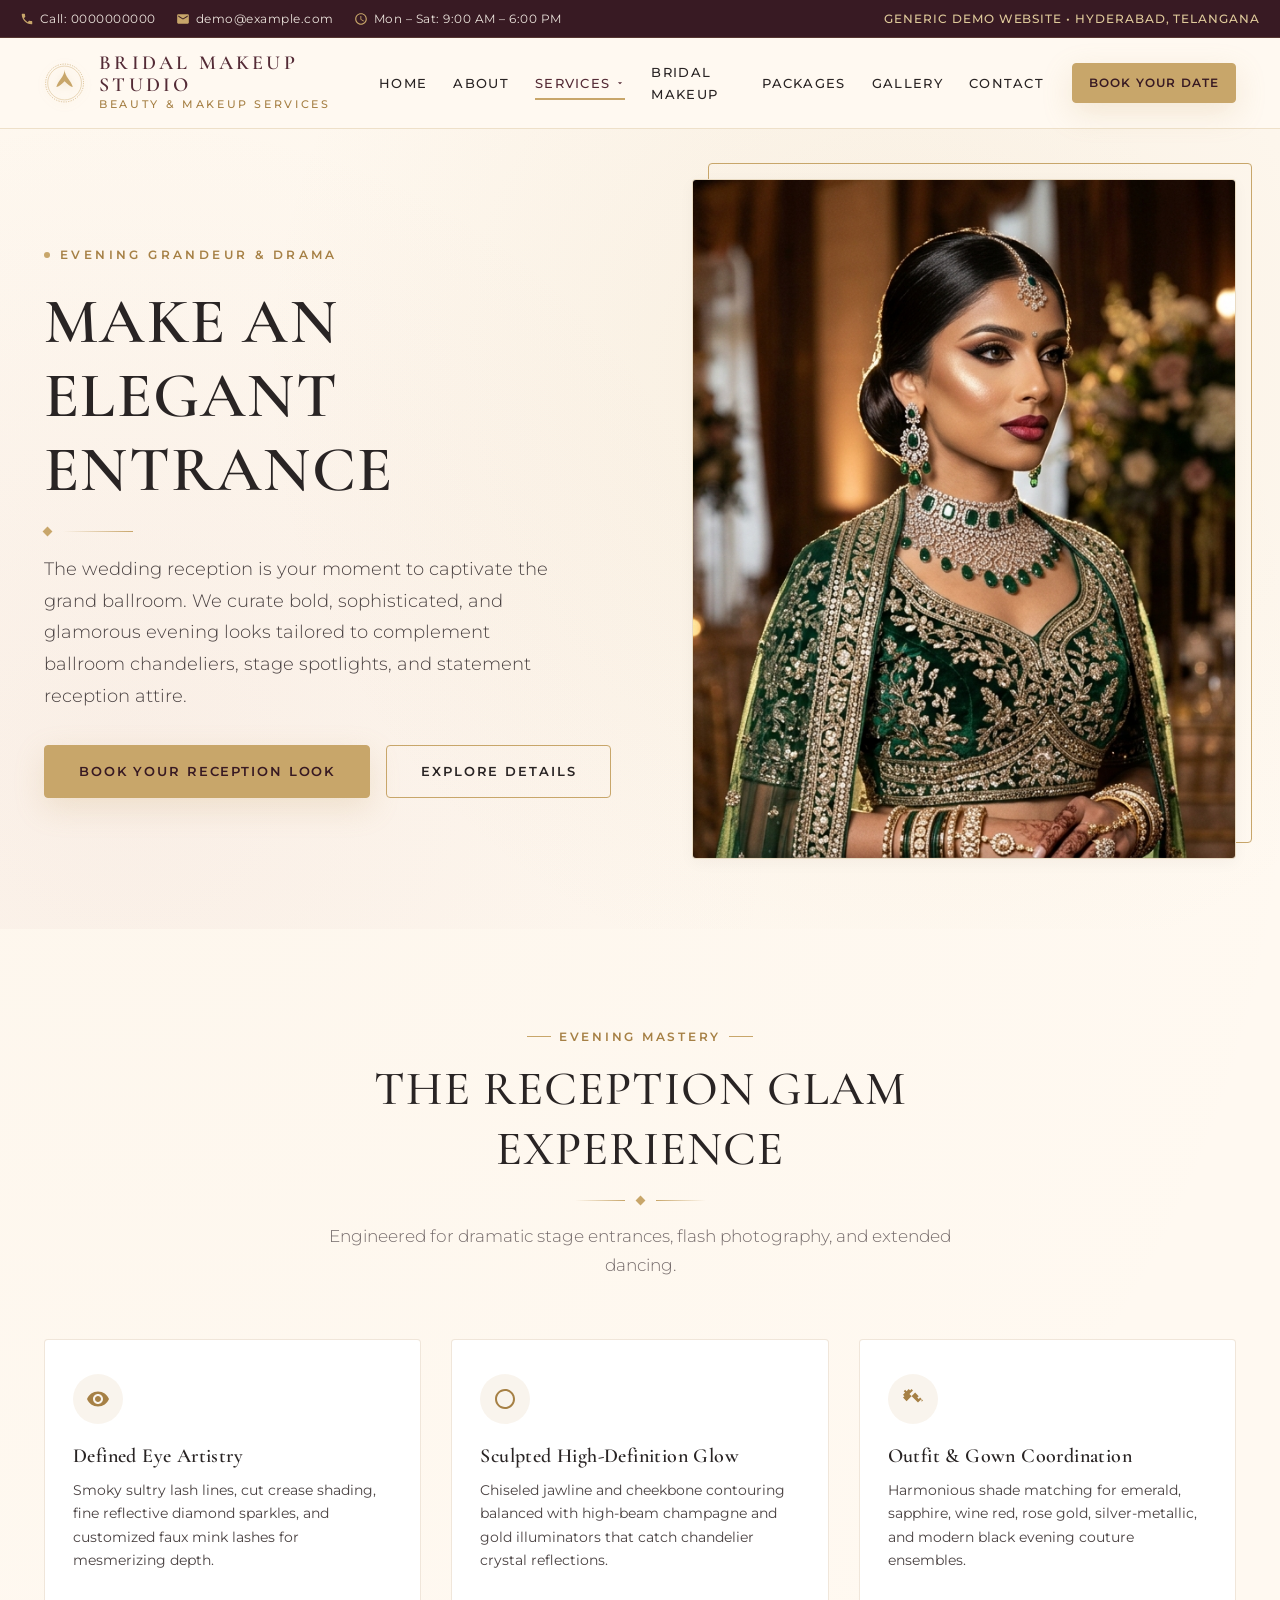
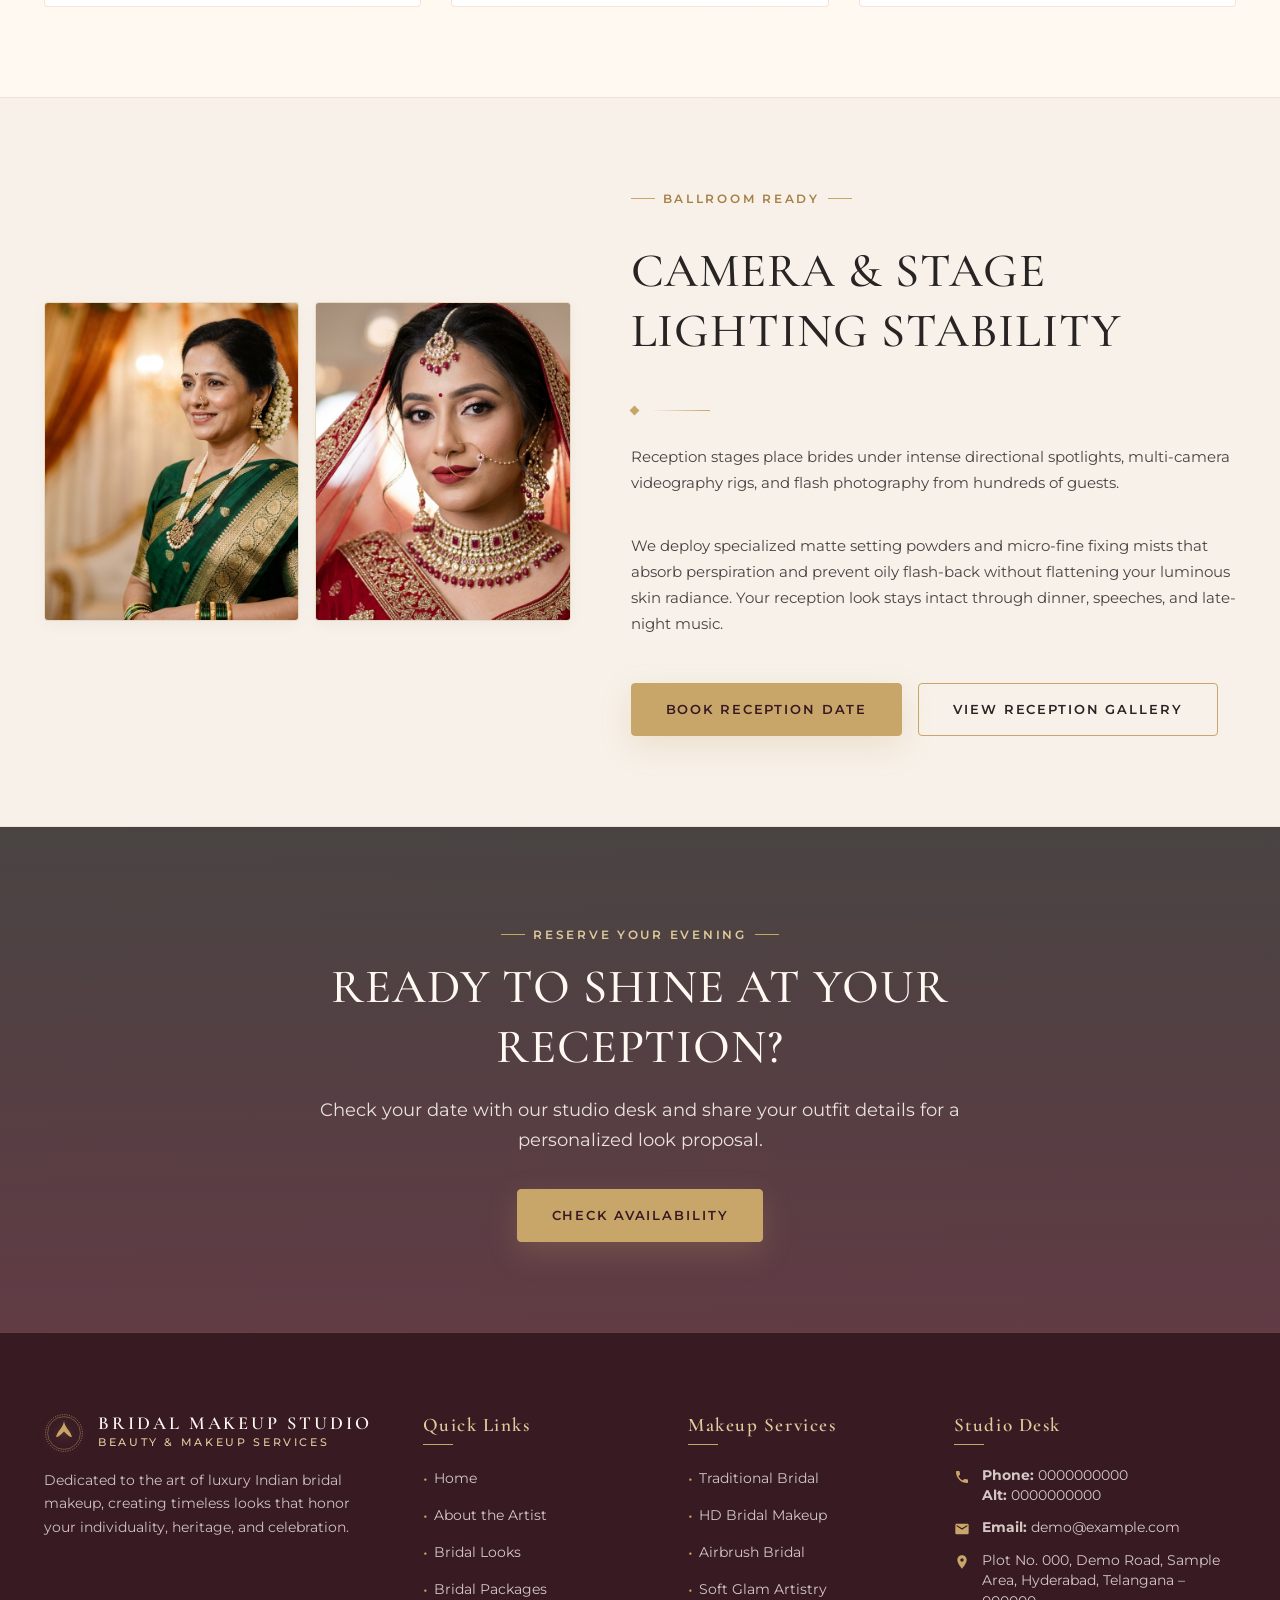
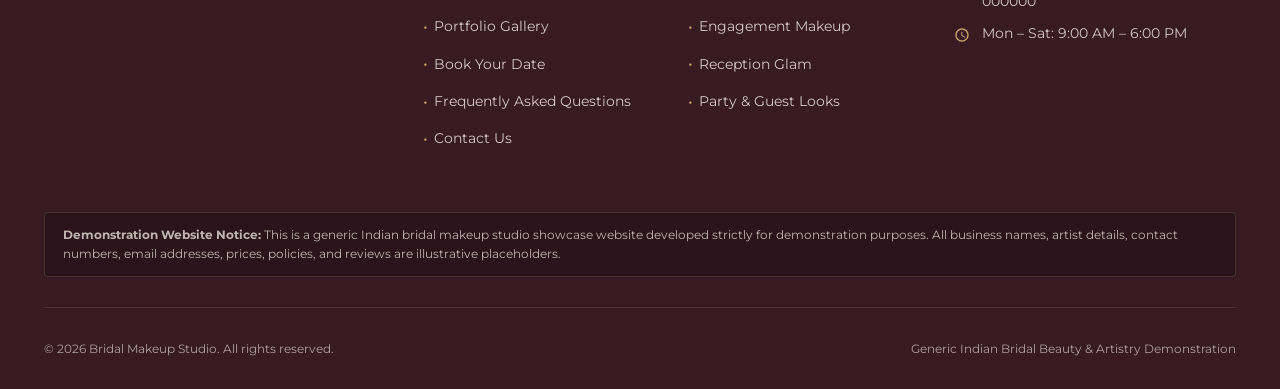
<file: reception-makeup.html>
<!DOCTYPE html>
<html lang="en">
<head>
  <meta charset="UTF-8">
  <meta name="viewport" content="width=device-width, initial-scale=1.0">
  <title>Reception Makeup Artistry | Bridal Makeup Studio | Evening Glamour</title>
  <meta name="description" content="Discover statement reception makeup, dramatic evening eyes, glamorous lehenga and gown styling, and stage-ready photography finishes at Bridal Makeup Studio.">
  <link rel="icon" type="image/svg+xml" href="data:image/svg+xml,<svg xmlns='http://www.w3.org/2000/svg' viewBox='0 0 100 100'><circle cx='50' cy='50' r='45' fill='%23542B36'/><circle cx='50' cy='50' r='40' stroke='%23C8A66A' stroke-width='2' fill='none'/><path d='M50 22 C50 36 34 45 30 60 C36 60 42 54 50 46 C58 54 64 60 70 60 C66 45 50 36 50 22 Z' fill='%23C8A66A'/></svg>">
  <link rel="stylesheet" href="assets/css/style.css">
</head>
<body>

  <!-- Top Utility Bar -->
  <div class="top-bar">
    <div class="container top-bar-inner">
      <div class="top-bar-contact">
        <span class="top-bar-item">
          <svg viewBox="0 0 24 24"><path d="M6.62 10.79a15.05 15.05 0 006.59 6.59l2.2-2.2c.27-.27.67-.36 1.02-.24 1.12.37 2.33.57 3.57.57.55 0 1 .45 1 1V20c0 .55-.45 1-1 1-9.39 0-17-7.61-17-17 0-.55.45-1 1-1h3.5c.55 0 1 .45 1 1 0 1.25.2 2.45.57 3.57.11.35.03.74-.25 1.02l-2.2 2.2z"/></svg>
          Call: 0000000000
        </span>
        <span class="top-bar-item">
          <svg viewBox="0 0 24 24"><path d="M20 4H4c-1.1 0-1.99.9-1.99 2L2 18c0 1.1.9 2 2 2h16c1.1 0 2-.9 2-2V6c0-1.1-.9-2-2-2zm0 4l-8 5-8-5V6l8 5 8-5v2z"/></svg>
          demo@example.com
        </span>
        <span class="top-bar-item">
          <svg viewBox="0 0 24 24"><path d="M11.99 2C6.47 2 2 6.48 2 12s4.47 10 9.99 10C17.52 22 22 17.52 22 12S17.52 2 11.99 2zM12 20c-4.42 0-8-3.58-8-8s3.58-8 8-8 8 3.58 8 8-3.58 8-8 8zm.5-13H11v6l5.25 3.15.75-1.23-4.5-2.67z"/></svg>
          Mon – Sat: 9:00 AM – 6:00 PM
        </span>
      </div>
      <div class="top-bar-tag">
        Generic Demo Website • Hyderabad, Telangana
      </div>
    </div>
  </div>

  <!-- Header -->
  <header class="header">
    <div class="container header-inner">
      <a href="index.html" class="brand-logo-link">
        <div class="logo-symbol">
          <svg viewBox="0 0 100 100" fill="none">
            <circle cx="50" cy="50" r="46" stroke="currentColor" stroke-width="1.5" stroke-dasharray="3 3"/>
            <circle cx="50" cy="50" r="41" stroke="currentColor" stroke-width="1"/>
            <path d="M50 18 C50 34 34 44 30 60 C36 60 42 54 50 46 C58 54 64 60 70 60 C66 44 50 34 50 18 Z" fill="currentColor"/>
          </svg>
        </div>
        <div class="brand-text-wrap">
          <span class="brand-title">BRIDAL MAKEUP STUDIO</span>
          <span class="brand-subtitle">BEAUTY &amp; MAKEUP SERVICES</span>
        </div>
      </a>

      <nav class="nav-desktop" aria-label="Main Navigation">
        <ul class="nav-links">
          <li class="nav-item"><a href="index.html" class="nav-link">Home</a></li>
          <li class="nav-item"><a href="about.html" class="nav-link">About</a></li>
          <li class="nav-item dropdown">
            <a href="services.html" class="nav-link active">
              Services
              <svg class="dropdown-arrow" viewBox="0 0 24 24"><path d="M7 10l5 5 5-5z"/></svg>
            </a>
            <div class="dropdown-menu">
              <a href="bridal-makeup.html" class="dropdown-link">Bridal Makeup</a>
              <a href="engagement-makeup.html" class="dropdown-link">Engagement Makeup</a>
              <a href="reception-makeup.html" class="dropdown-link active">Reception Makeup</a>
              <a href="party-makeup.html" class="dropdown-link">Party Makeup</a>
              <a href="services.html#bridesmaid" class="dropdown-link">Bridesmaid Makeup</a>
              <a href="services.html#family" class="dropdown-link">Family Makeup</a>
              <a href="services.html" class="dropdown-link" style="font-weight: 600; border-top: 1px solid var(--border-subtle); margin-top: 4px;">View All Services</a>
            </div>
          </li>
          <li class="nav-item"><a href="bridal-makeup.html" class="nav-link">Bridal Makeup</a></li>
          <li class="nav-item"><a href="bridal-packages.html" class="nav-link">Packages</a></li>
          <li class="nav-item"><a href="gallery.html" class="nav-link">Gallery</a></li>
          <li class="nav-item"><a href="contact.html" class="nav-link">Contact</a></li>
        </ul>
        <a href="booking.html" class="btn btn-primary btn-sm">Book Your Date</a>
      </nav>

      <button class="mobile-toggle" id="mobileToggleBtn" aria-label="Toggle navigation menu">
        <span></span>
        <span></span>
        <span></span>
      </button>
    </div>
  </header>

  <!-- Mobile Drawer -->
  <div class="mobile-nav-backdrop" id="mobileNavBackdrop"></div>
  <aside class="mobile-nav-drawer" id="mobileNavDrawer">
    <div>
      <div style="display: flex; align-items: center; gap: 10px; margin-bottom: 24px; padding-bottom: 16px; border-bottom: 1px solid var(--border-gold);">
        <div class="logo-symbol" style="width: 32px; height: 32px;">
          <svg viewBox="0 0 100 100" fill="none"><circle cx="50" cy="50" r="46" stroke="currentColor" stroke-width="2"/><path d="M50 20 C50 35 34 45 30 60 C36 60 42 54 50 46 C58 54 64 60 70 60 C66 45 50 35 50 20 Z" fill="currentColor"/></svg>
        </div>
        <div style="font-family: var(--font-serif); font-weight: 600; color: var(--deep-burgundy); font-size: 1.1rem;">
          BRIDAL MAKEUP STUDIO
        </div>
      </div>
      <ul class="mobile-nav-list">
        <li class="mobile-nav-item"><a href="index.html">Home</a></li>
        <li class="mobile-nav-item"><a href="about.html">About the Artist</a></li>
        <li class="mobile-nav-item">
          <div class="mobile-dropdown-title" id="mobileDropdownToggle">
            Makeup Services <span style="font-size: 1rem;">▾</span>
          </div>
          <div class="mobile-submenu" id="mobileSubmenu">
            <a href="bridal-makeup.html">Bridal Makeup</a>
            <a href="engagement-makeup.html">Engagement Makeup</a>
            <a href="reception-makeup.html" class="active">Reception Makeup</a>
            <a href="party-makeup.html">Party Makeup</a>
            <a href="services.html">All Services Overview</a>
          </div>
        </li>
        <li class="mobile-nav-item"><a href="bridal-makeup.html">Bridal Looks</a></li>
        <li class="mobile-nav-item"><a href="bridal-packages.html">Bridal Packages</a></li>
        <li class="mobile-nav-item"><a href="gallery.html">Portfolio Gallery</a></li>
        <li class="mobile-nav-item"><a href="faq.html">FAQs</a></li>
        <li class="mobile-nav-item"><a href="contact.html">Contact Us</a></li>
      </ul>
    </div>
    <div class="mobile-drawer-footer">
      <a href="booking.html" class="btn btn-primary" style="width: 100%;">Check Your Date</a>
    </div>
  </aside>

  <!-- Editorial Hero -->
  <section class="hero-editorial" style="padding-top: 50px; padding-bottom: 70px;">
    <div class="container hero-grid">
      <div class="hero-content">
        <div class="hero-eyebrow">
          <span class="dot"></span> Evening Grandeur &amp; Drama
        </div>
        <h1 class="hero-title">
          MAKE AN ELEGANT ENTRANCE
        </h1>
        <div class="gold-ornament" style="justify-content: flex-start;">
          <div class="diamond"></div>
          <div class="line" style="width: 70px;"></div>
        </div>
        <p class="hero-description">
          The wedding reception is your moment to captivate the grand ballroom. We curate bold, sophisticated, and glamorous evening looks tailored to complement ballroom chandeliers, stage spotlights, and statement reception attire.
        </p>
        <div class="btn-group">
          <a href="booking.html" class="btn btn-primary">Book Your Reception Look</a>
          <a href="#reception-elements" class="btn btn-secondary">Explore Details</a>
        </div>
      </div>

      <div class="hero-image-wrap">
        <div class="hero-frame-accent"></div>
        <div class="img-box aspect-4-5">
          <img src="assets/images/reception-makeup.jpeg" alt="Evening Glamour Portrait" class="luxury-img aspect-4-5" loading="lazy" onerror="this.onerror=null; this.src='images/reception-makeup.jpeg';">
        </div>
      </div>
    </div>
  </section>

  <!-- Key Reception Makeup Elements -->
  <section class="section" id="reception-elements">
    <div class="container">
      <div class="section-header">
        <span class="section-tag">Evening Mastery</span>
        <h2 class="section-title">THE RECEPTION GLAM EXPERIENCE</h2>
        <div class="gold-ornament">
          <div class="line"></div>
          <div class="diamond"></div>
          <div class="line right"></div>
        </div>
        <p class="section-subtitle">
          Engineered for dramatic stage entrances, flash photography, and extended dancing.
        </p>
      </div>

      <div class="features-grid">
        <!-- Element 1 -->
        <div class="feature-box">
          <div class="feature-box-icon">
            <svg viewBox="0 0 24 24"><path d="M12 4.5C7 4.5 2.73 7.61 1 12c1.73 4.39 6 7.5 11 7.5s9.27-3.11 11-7.5c-1.73-4.39-6-7.5-11-7.5zM12 17c-2.76 0-5-2.24-5-5s2.24-5 5-5 5 2.24 5 5-2.24 5-5 5zm0-8c-1.66 0-3 1.34-3 3s1.34 3 3 3 3-1.34 3-3-1.34-3-3-3z"/></svg>
          </div>
          <h4 class="feature-box-title">Defined Eye Artistry</h4>
          <p class="feature-box-desc">
            Smoky sultry lash lines, cut crease shading, fine reflective diamond sparkles, and customized faux mink lashes for mesmerizing depth.
          </p>
        </div>

        <!-- Element 2 -->
        <div class="feature-box">
          <div class="feature-box-icon">
            <svg viewBox="0 0 24 24"><path d="M12 2c5.52 0 10 4.48 10 10s-4.48 10-10 10S2 17.52 2 12 6.48 2 12 2zm0 18c4.41 0 8-3.59 8-8s-3.59-8-8-8-8 3.59-8 8 3.59 8 8 8z"/></svg>
          </div>
          <h4 class="feature-box-title">Sculpted High-Definition Glow</h4>
          <p class="feature-box-desc">
            Chiseled jawline and cheekbone contouring balanced with high-beam champagne and gold illuminators that catch chandelier crystal reflections.
          </p>
        </div>

        <!-- Element 3 -->
        <div class="feature-box">
          <div class="feature-box-icon">
            <svg viewBox="0 0 24 24"><path d="M20.57 14.86L22 13.43 20.57 12 17 15.57 8.43 7 12 3.43 10.57 2 9.14 3.43 7.71 2 5.57 4.14 4.14 2.71 2.71 4.14l1.43 1.43L2 7.71l1.43 1.43L2 10.57 5.57 14.14 14.14 5.57 17.71 9.14 16.29 10.57 17.71 12l1.43-1.43 1.43 1.43z"/></svg>
          </div>
          <h4 class="feature-box-title">Outfit &amp; Gown Coordination</h4>
          <p class="feature-box-desc">
            Harmonious shade matching for emerald, sapphire, wine red, rose gold, silver-metallic, and modern black evening couture ensembles.
          </p>
        </div>
      </div>
    </div>
  </section>

  <!-- Visual Showcase Grid -->
  <section class="section section-alt">
    <div class="container">
      <div class="welcome-grid" style="grid-template-columns: 1fr 1.15fr;">
        <div style="display: grid; grid-template-columns: 1fr 1fr; gap: 16px;">
          <div class="img-box aspect-4-5">
            <img src="assets/images/luxury-statement-glam.jpeg" alt="Dramatic Night Look" class="luxury-img aspect-4-5" loading="lazy" onerror="this.onerror=null; this.src='images/luxury-statement-glam.jpeg';">
          </div>
          <div class="img-box aspect-4-5">
            <img src="assets/images/luxury-royal-glam.jpeg" alt="Ballroom Elegance" class="luxury-img aspect-4-5" loading="lazy" onerror="this.onerror=null; this.src='images/luxury-royal-glam.jpeg';">
          </div>
        </div>

        <div class="welcome-text-content">
          <span class="section-tag">Ballroom Ready</span>
          <h2 class="section-title">CAMERA &amp; STAGE LIGHTING STABILITY</h2>
          <div class="gold-ornament" style="justify-content: flex-start; margin: 10px 0;">
            <div class="diamond"></div>
            <div class="line" style="width: 60px;"></div>
          </div>
          <p>
            Reception stages place brides under intense directional spotlights, multi-camera videography rigs, and flash photography from hundreds of guests.
          </p>
          <p>
            We deploy specialized matte setting powders and micro-fine fixing mists that absorb perspiration and prevent oily flash-back without flattening your luminous skin radiance. Your reception look stays intact through dinner, speeches, and late-night music.
          </p>
          <div class="btn-group" style="margin-top: 10px;">
            <a href="booking.html" class="btn btn-primary">Book Reception Date</a>
            <a href="gallery.html?filter=reception" class="btn btn-secondary">View Reception Gallery</a>
          </div>
        </div>
      </div>
    </div>
  </section>

  <!-- CTA Banner -->
  <section class="cta-banner">
    <div class="container cta-banner-content">
      <span class="section-tag" style="color: var(--champagne-gold-light);">Reserve Your Evening</span>
      <h2 class="cta-banner-title">READY TO SHINE AT YOUR RECEPTION?</h2>
      <p class="cta-banner-desc">
        Check your date with our studio desk and share your outfit details for a personalized look proposal.
      </p>
      <a href="booking.html" class="btn btn-primary">Check Availability</a>
    </div>
  </section>

  <!-- Footer -->
  <footer class="footer">
    <div class="container">
      <div class="footer-top-grid">
        <div class="footer-brand">
          <a href="index.html" class="brand-logo-link">
            <div class="logo-symbol" style="width: 40px; height: 40px;">
              <svg viewBox="0 0 100 100" fill="none">
                <circle cx="50" cy="50" r="46" stroke="currentColor" stroke-width="1.5" stroke-dasharray="3 3"/>
                <circle cx="50" cy="50" r="41" stroke="currentColor" stroke-width="1"/>
                <path d="M50 18 C50 34 34 44 30 60 C36 60 42 54 50 46 C58 54 64 60 70 60 C66 44 50 34 50 18 Z" fill="currentColor"/>
              </svg>
            </div>
            <div class="brand-text-wrap">
              <span class="brand-title" style="color: var(--soft-ivory); font-size: 1.15rem;">BRIDAL MAKEUP STUDIO</span>
              <span class="brand-subtitle" style="color: var(--champagne-gold-light);">BEAUTY &amp; MAKEUP SERVICES</span>
            </div>
          </a>
          <p class="footer-brand-desc">
            Dedicated to the art of luxury Indian bridal makeup, creating timeless looks that honor your individuality, heritage, and celebration.
          </p>
        </div>

        <div>
          <h4 class="footer-heading">Quick Links</h4>
          <ul class="footer-links-list">
            <li><a href="index.html" class="footer-link">Home</a></li>
            <li><a href="about.html" class="footer-link">About the Artist</a></li>
            <li><a href="bridal-makeup.html" class="footer-link">Bridal Looks</a></li>
            <li><a href="bridal-packages.html" class="footer-link">Bridal Packages</a></li>
            <li><a href="gallery.html" class="footer-link">Portfolio Gallery</a></li>
            <li><a href="booking.html" class="footer-link">Book Your Date</a></li>
            <li><a href="faq.html" class="footer-link">Frequently Asked Questions</a></li>
            <li><a href="contact.html" class="footer-link">Contact Us</a></li>
          </ul>
        </div>

        <div>
          <h4 class="footer-heading">Makeup Services</h4>
          <ul class="footer-links-list">
            <li><a href="bridal-makeup.html" class="footer-link">Traditional Bridal</a></li>
            <li><a href="bridal-makeup.html" class="footer-link">HD Bridal Makeup</a></li>
            <li><a href="bridal-makeup.html" class="footer-link">Airbrush Bridal</a></li>
            <li><a href="services.html#soft-glam" class="footer-link">Soft Glam Artistry</a></li>
            <li><a href="engagement-makeup.html" class="footer-link">Engagement Makeup</a></li>
            <li><a href="reception-makeup.html" class="footer-link">Reception Glam</a></li>
            <li><a href="party-makeup.html" class="footer-link">Party &amp; Guest Looks</a></li>
          </ul>
        </div>

        <div>
          <h4 class="footer-heading">Studio Desk</h4>
          <div class="footer-contact-item">
            <svg viewBox="0 0 24 24"><path d="M6.62 10.79a15.05 15.05 0 006.59 6.59l2.2-2.2c.27-.27.67-.36 1.02-.24 1.12.37 2.33.57 3.57.57.55 0 1 .45 1 1V20c0 .55-.45 1-1 1-9.39 0-17-7.61-17-17 0-.55.45-1 1-1h3.5c.55 0 1 .45 1 1 0 1.25.2 2.45.57 3.57.11.35.03.74-.25 1.02l-2.2 2.2z"/></svg>
            <div>
              <strong>Phone:</strong> 0000000000<br>
              <strong>Alt:</strong> 0000000000
            </div>
          </div>
          <div class="footer-contact-item">
            <svg viewBox="0 0 24 24"><path d="M20 4H4c-1.1 0-1.99.9-1.99 2L2 18c0 1.1.9 2 2 2h16c1.1 0 2-.9 2-2V6c0-1.1-.9-2-2-2zm0 4l-8 5-8-5V6l8 5 8-5v2z"/></svg>
            <div>
              <strong>Email:</strong> demo@example.com
            </div>
          </div>
          <div class="footer-contact-item">
            <svg viewBox="0 0 24 24"><path d="M12 2C8.13 2 5 5.13 5 9c0 5.25 7 13 7 13s7-7.75 7-13c0-3.87-3.13-7-7-7zm0 9.5c-1.38 0-2.5-1.12-2.5-2.5s1.12-2.5 2.5-2.5 2.5 1.12 2.5 2.5-1.12 2.5-2.5 2.5z"/></svg>
            <div>
              Plot No. 000, Demo Road, Sample Area, Hyderabad, Telangana – 000000
            </div>
          </div>
          <div class="footer-contact-item">
            <svg viewBox="0 0 24 24"><path d="M11.99 2C6.47 2 2 6.48 2 12s4.47 10 9.99 10C17.52 22 22 17.52 22 12S17.52 2 11.99 2zM12 20c-4.42 0-8-3.58-8-8s3.58-8 8-8 8 3.58 8 8-3.58 8-8 8zm.5-13H11v6l5.25 3.15.75-1.23-4.5-2.67z"/></svg>
            <div>
              Mon – Sat: 9:00 AM – 6:00 PM
            </div>
          </div>
        </div>
      </div>

      <div class="footer-notice-box">
        <strong>Demonstration Website Notice:</strong> This is a generic Indian bridal makeup studio showcase website developed strictly for demonstration purposes. All business names, artist details, contact numbers, email addresses, prices, policies, and reviews are illustrative placeholders.
      </div>

      <div class="footer-bottom">
        <div>&copy; 2026 Bridal Makeup Studio. All rights reserved.</div>
        <div>Generic Indian Bridal Beauty &amp; Artistry Demonstration</div>
      </div>
    </div>
  </footer>

  <button class="scroll-top-btn" id="scrollTopBtn" aria-label="Scroll to top of page">
    <svg viewBox="0 0 24 24"><path d="M7.41 15.41L12 10.83l4.59 4.58L18 14l-6-6-6 6z"/></svg>
  </button>

  <script src="assets/js/script.js"></script>
</body>
</html>
</file>
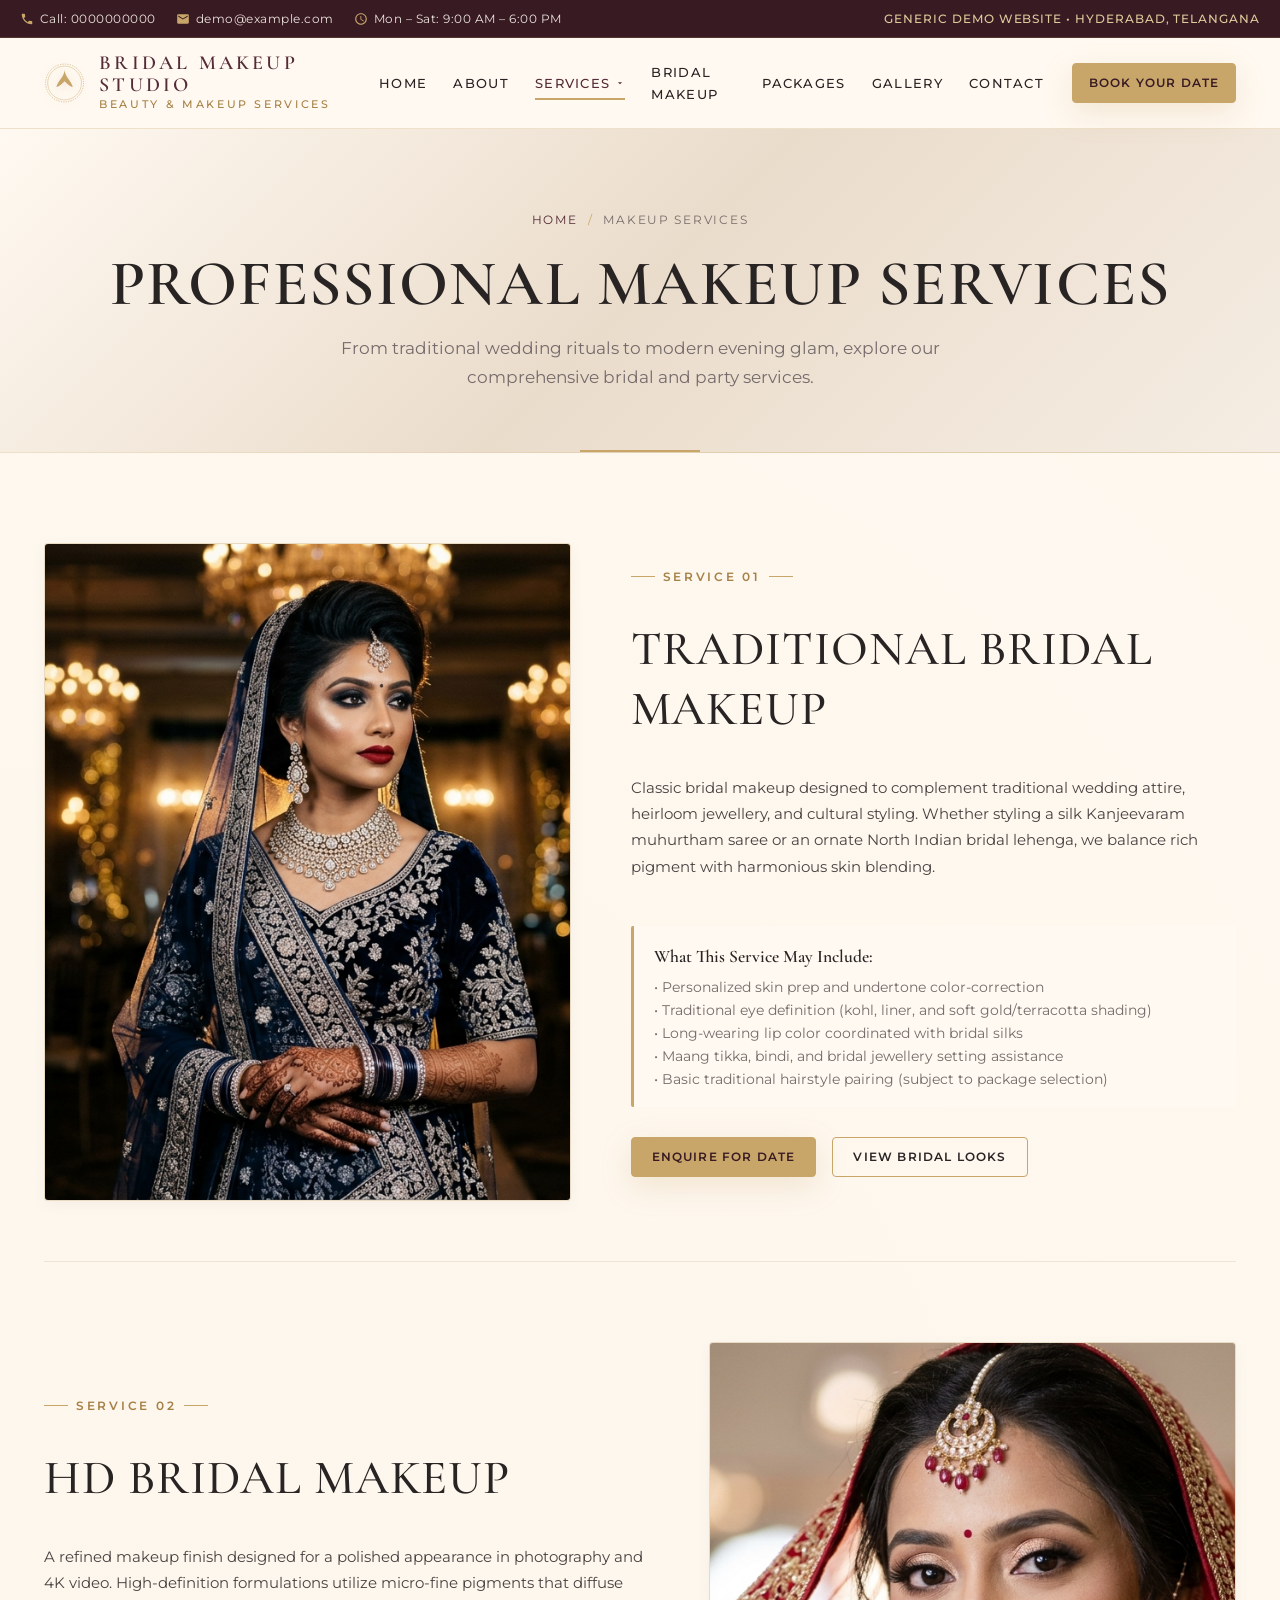
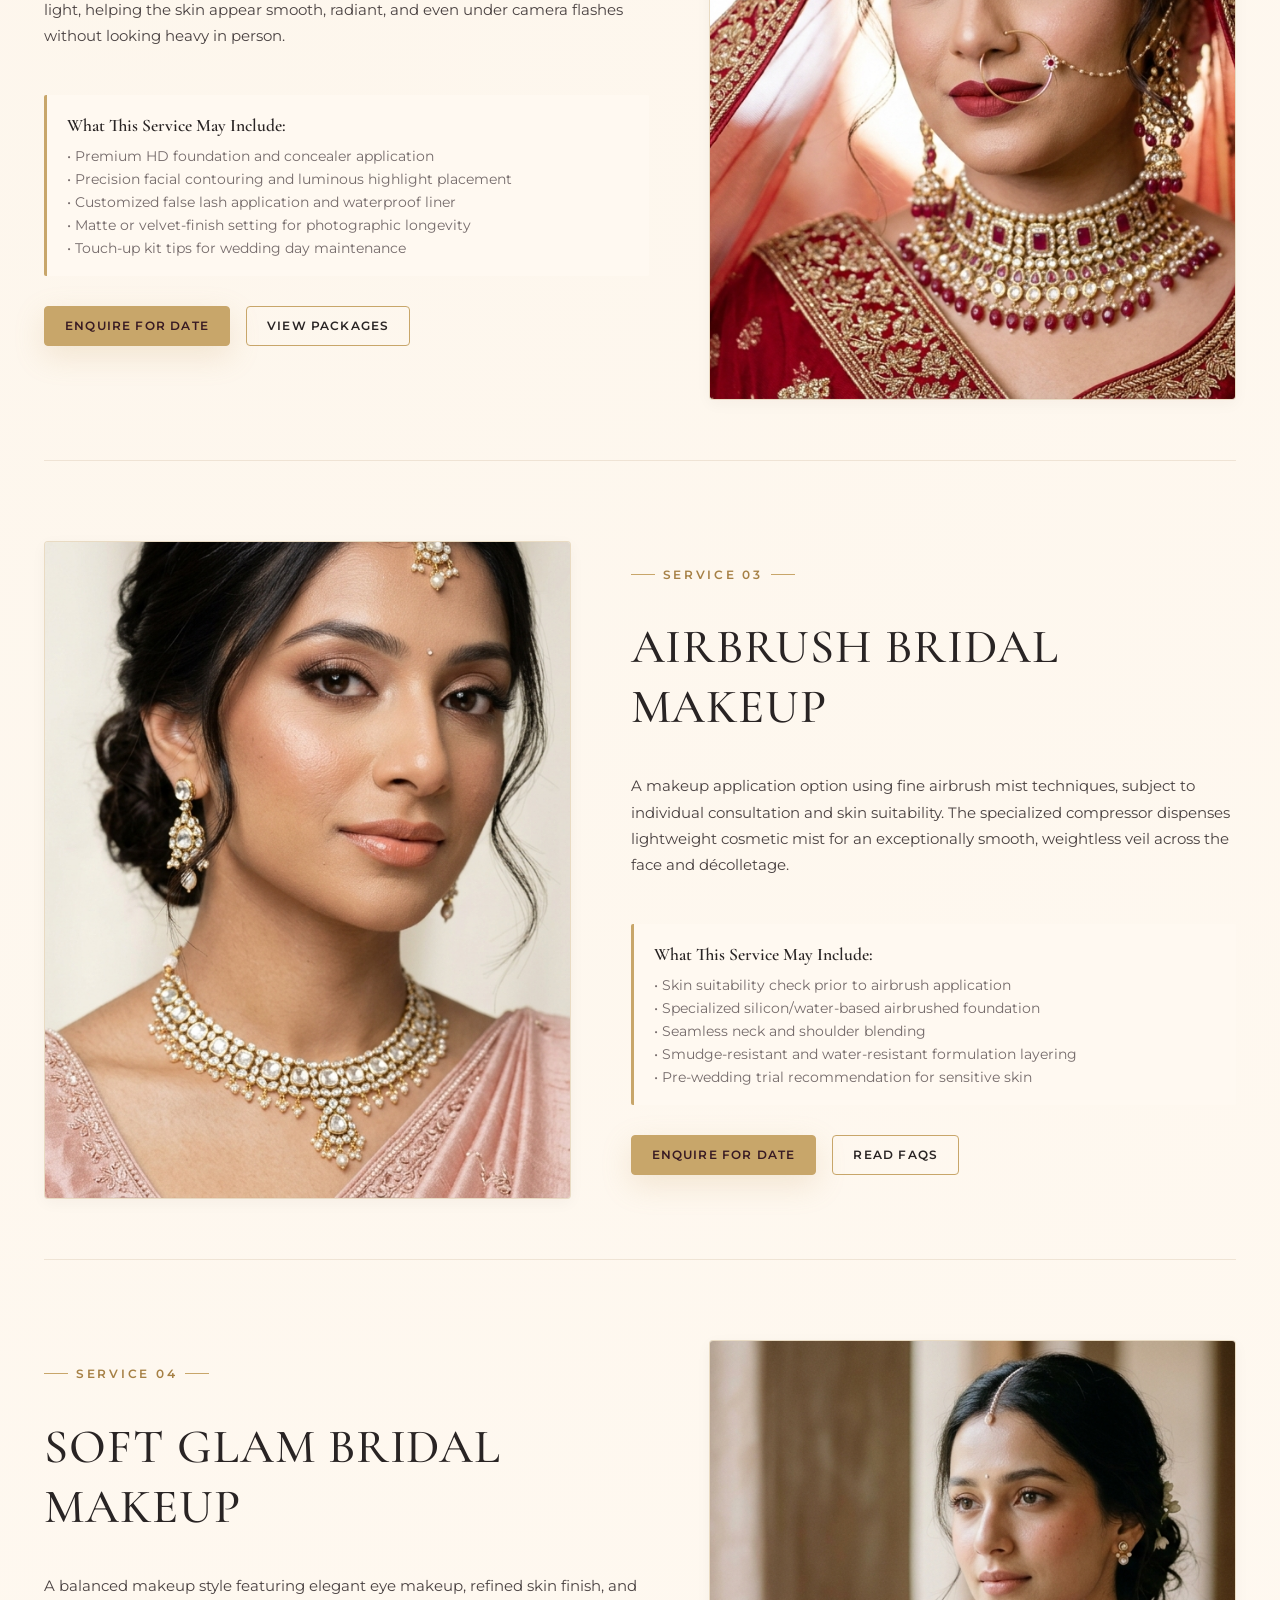
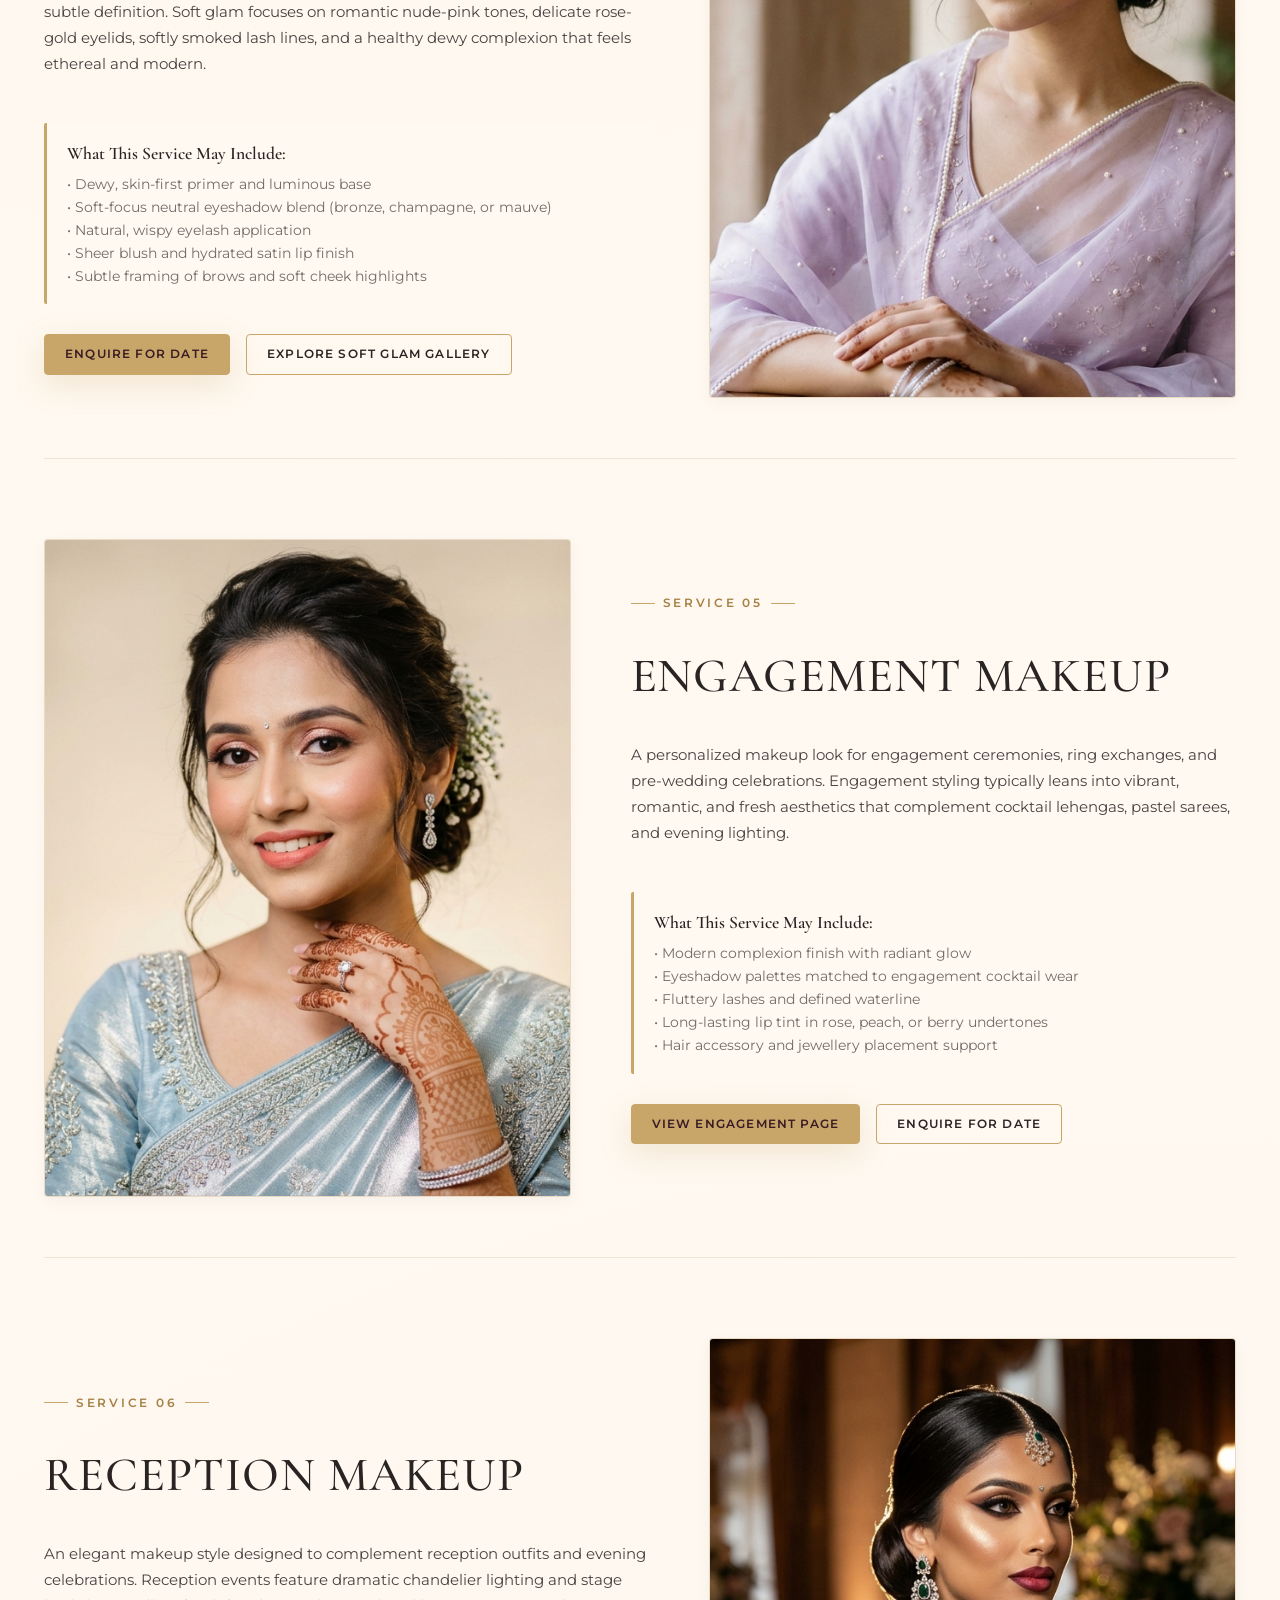
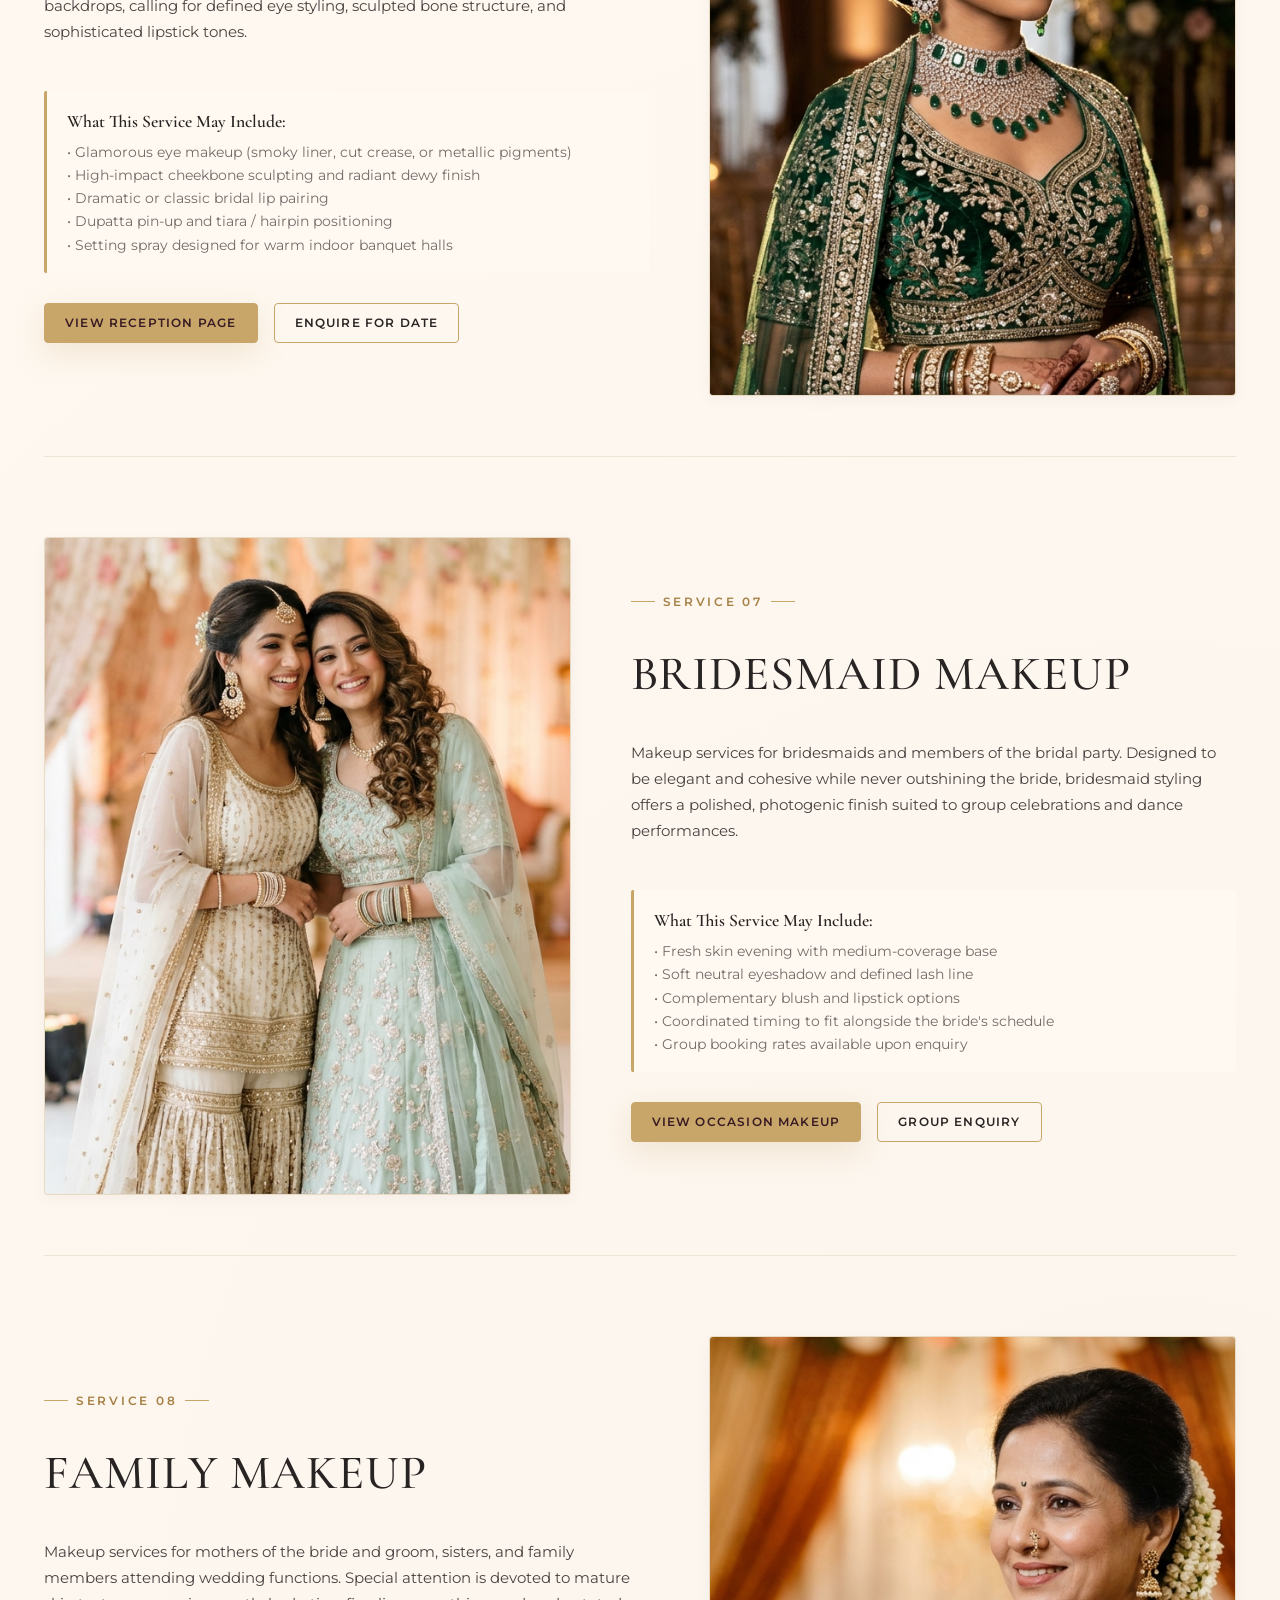
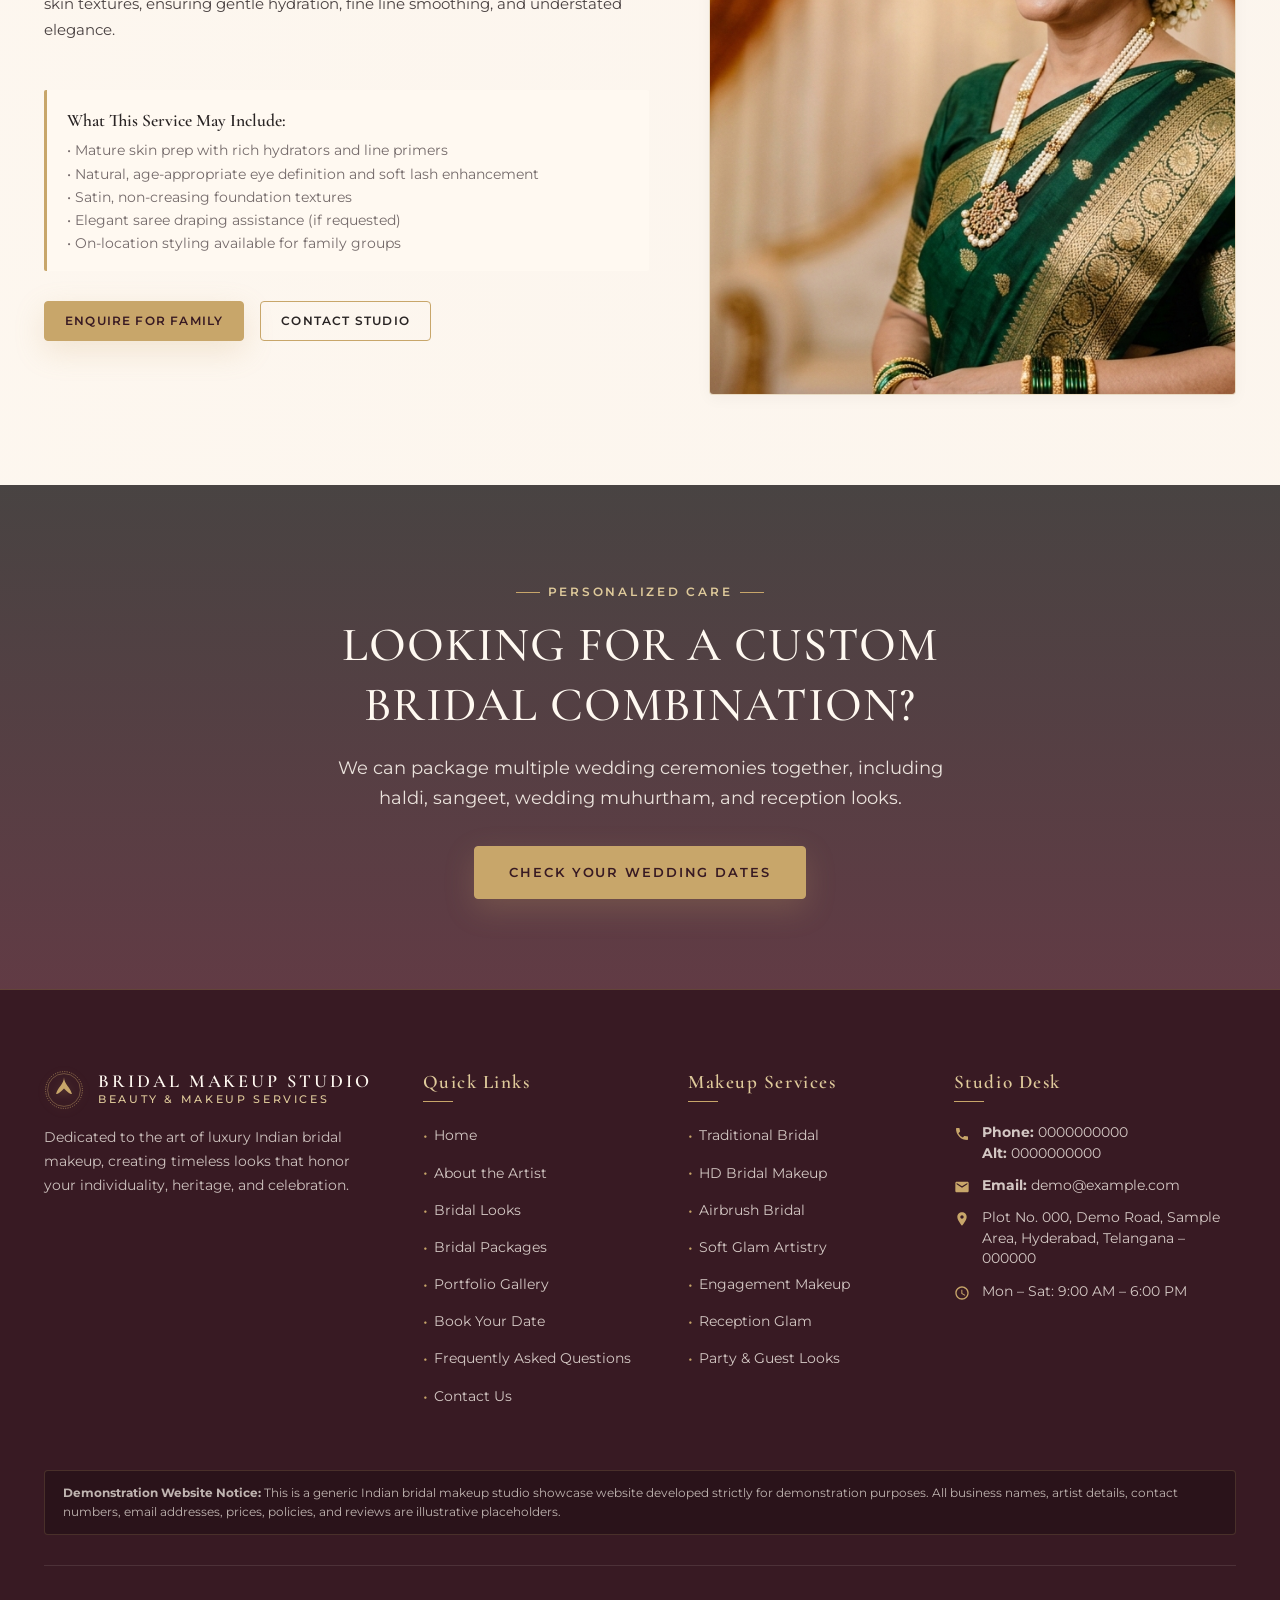
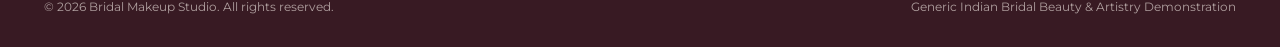
<file: services.html>
<!DOCTYPE html>
<html lang="en">
<head>
  <meta charset="UTF-8">
  <meta name="viewport" content="width=device-width, initial-scale=1.0">
  <title>Makeup Services | Bridal Makeup Studio | Wedding &amp; Occasion Artistry</title>
  <meta name="description" content="Explore luxury Indian bridal makeup services, HD makeup, airbrush makeup, soft glam styling, engagement, reception, bridesmaid, and family packages.">
  <link rel="icon" type="image/svg+xml" href="data:image/svg+xml,<svg xmlns='http://www.w3.org/2000/svg' viewBox='0 0 100 100'><circle cx='50' cy='50' r='45' fill='%23542B36'/><circle cx='50' cy='50' r='40' stroke='%23C8A66A' stroke-width='2' fill='none'/><path d='M50 22 C50 36 34 45 30 60 C36 60 42 54 50 46 C58 54 64 60 70 60 C66 45 50 36 50 22 Z' fill='%23C8A66A'/></svg>">
  <link rel="stylesheet" href="assets/css/style.css">
</head>
<body>

  <!-- Top Utility Bar -->
  <div class="top-bar">
    <div class="container top-bar-inner">
      <div class="top-bar-contact">
        <span class="top-bar-item">
          <svg viewBox="0 0 24 24"><path d="M6.62 10.79a15.05 15.05 0 006.59 6.59l2.2-2.2c.27-.27.67-.36 1.02-.24 1.12.37 2.33.57 3.57.57.55 0 1 .45 1 1V20c0 .55-.45 1-1 1-9.39 0-17-7.61-17-17 0-.55.45-1 1-1h3.5c.55 0 1 .45 1 1 0 1.25.2 2.45.57 3.57.11.35.03.74-.25 1.02l-2.2 2.2z"/></svg>
          Call: 0000000000
        </span>
        <span class="top-bar-item">
          <svg viewBox="0 0 24 24"><path d="M20 4H4c-1.1 0-1.99.9-1.99 2L2 18c0 1.1.9 2 2 2h16c1.1 0 2-.9 2-2V6c0-1.1-.9-2-2-2zm0 4l-8 5-8-5V6l8 5 8-5v2z"/></svg>
          demo@example.com
        </span>
        <span class="top-bar-item">
          <svg viewBox="0 0 24 24"><path d="M11.99 2C6.47 2 2 6.48 2 12s4.47 10 9.99 10C17.52 22 22 17.52 22 12S17.52 2 11.99 2zM12 20c-4.42 0-8-3.58-8-8s3.58-8 8-8 8 3.58 8 8-3.58 8-8 8zm.5-13H11v6l5.25 3.15.75-1.23-4.5-2.67z"/></svg>
          Mon – Sat: 9:00 AM – 6:00 PM
        </span>
      </div>
      <div class="top-bar-tag">
        Generic Demo Website • Hyderabad, Telangana
      </div>
    </div>
  </div>

  <!-- Header -->
  <header class="header">
    <div class="container header-inner">
      <a href="index.html" class="brand-logo-link">
        <div class="logo-symbol">
          <svg viewBox="0 0 100 100" fill="none">
            <circle cx="50" cy="50" r="46" stroke="currentColor" stroke-width="1.5" stroke-dasharray="3 3"/>
            <circle cx="50" cy="50" r="41" stroke="currentColor" stroke-width="1"/>
            <path d="M50 18 C50 34 34 44 30 60 C36 60 42 54 50 46 C58 54 64 60 70 60 C66 44 50 34 50 18 Z" fill="currentColor"/>
          </svg>
        </div>
        <div class="brand-text-wrap">
          <span class="brand-title">BRIDAL MAKEUP STUDIO</span>
          <span class="brand-subtitle">BEAUTY &amp; MAKEUP SERVICES</span>
        </div>
      </a>

      <nav class="nav-desktop" aria-label="Main Navigation">
        <ul class="nav-links">
          <li class="nav-item"><a href="index.html" class="nav-link">Home</a></li>
          <li class="nav-item"><a href="about.html" class="nav-link">About</a></li>
          <li class="nav-item dropdown">
            <a href="services.html" class="nav-link active">
              Services
              <svg class="dropdown-arrow" viewBox="0 0 24 24"><path d="M7 10l5 5 5-5z"/></svg>
            </a>
            <div class="dropdown-menu">
              <a href="bridal-makeup.html" class="dropdown-link">Bridal Makeup</a>
              <a href="engagement-makeup.html" class="dropdown-link">Engagement Makeup</a>
              <a href="reception-makeup.html" class="dropdown-link">Reception Makeup</a>
              <a href="party-makeup.html" class="dropdown-link">Party Makeup</a>
              <a href="services.html#bridesmaid" class="dropdown-link">Bridesmaid Makeup</a>
              <a href="services.html#family" class="dropdown-link">Family Makeup</a>
              <a href="services.html" class="dropdown-link" style="font-weight: 600; border-top: 1px solid var(--border-subtle); margin-top: 4px;">View All Services</a>
            </div>
          </li>
          <li class="nav-item"><a href="bridal-makeup.html" class="nav-link">Bridal Makeup</a></li>
          <li class="nav-item"><a href="bridal-packages.html" class="nav-link">Packages</a></li>
          <li class="nav-item"><a href="gallery.html" class="nav-link">Gallery</a></li>
          <li class="nav-item"><a href="contact.html" class="nav-link">Contact</a></li>
        </ul>
        <a href="booking.html" class="btn btn-primary btn-sm">Book Your Date</a>
      </nav>

      <button class="mobile-toggle" id="mobileToggleBtn" aria-label="Toggle navigation menu">
        <span></span>
        <span></span>
        <span></span>
      </button>
    </div>
  </header>

  <!-- Mobile Drawer -->
  <div class="mobile-nav-backdrop" id="mobileNavBackdrop"></div>
  <aside class="mobile-nav-drawer" id="mobileNavDrawer">
    <div>
      <div style="display: flex; align-items: center; gap: 10px; margin-bottom: 24px; padding-bottom: 16px; border-bottom: 1px solid var(--border-gold);">
        <div class="logo-symbol" style="width: 32px; height: 32px;">
          <svg viewBox="0 0 100 100" fill="none"><circle cx="50" cy="50" r="46" stroke="currentColor" stroke-width="2"/><path d="M50 20 C50 35 34 45 30 60 C36 60 42 54 50 46 C58 54 64 60 70 60 C66 45 50 35 50 20 Z" fill="currentColor"/></svg>
        </div>
        <div style="font-family: var(--font-serif); font-weight: 600; color: var(--deep-burgundy); font-size: 1.1rem;">
          BRIDAL MAKEUP STUDIO
        </div>
      </div>
      <ul class="mobile-nav-list">
        <li class="mobile-nav-item"><a href="index.html">Home</a></li>
        <li class="mobile-nav-item"><a href="about.html">About the Artist</a></li>
        <li class="mobile-nav-item">
          <div class="mobile-dropdown-title" id="mobileDropdownToggle">
            Makeup Services <span style="font-size: 1rem;">▾</span>
          </div>
          <div class="mobile-submenu" id="mobileSubmenu">
            <a href="bridal-makeup.html">Bridal Makeup</a>
            <a href="engagement-makeup.html">Engagement Makeup</a>
            <a href="reception-makeup.html">Reception Makeup</a>
            <a href="party-makeup.html">Party Makeup</a>
            <a href="services.html" class="active">All Services Overview</a>
          </div>
        </li>
        <li class="mobile-nav-item"><a href="bridal-makeup.html">Bridal Looks</a></li>
        <li class="mobile-nav-item"><a href="bridal-packages.html">Bridal Packages</a></li>
        <li class="mobile-nav-item"><a href="gallery.html">Portfolio Gallery</a></li>
        <li class="mobile-nav-item"><a href="faq.html">FAQs</a></li>
        <li class="mobile-nav-item"><a href="contact.html">Contact Us</a></li>
      </ul>
    </div>
    <div class="mobile-drawer-footer">
      <a href="booking.html" class="btn btn-primary" style="width: 100%;">Check Your Date</a>
    </div>
  </aside>

  <!-- Page Banner -->
  <div class="page-banner">
    <div class="container">
      <div class="breadcrumb">
        <a href="index.html">Home</a>
        <span class="breadcrumb-sep">/</span>
        <span>Makeup Services</span>
      </div>
      <h1>PROFESSIONAL MAKEUP SERVICES</h1>
      <p style="font-size: 1.05rem; color: var(--text-muted); max-width: 650px; margin: 10px auto 0 auto;">
        From traditional wedding rituals to modern evening glam, explore our comprehensive bridal and party services.
      </p>
    </div>
  </div>

  <!-- Individual Service Sections -->
  <div class="container section">

    <!-- 1. Traditional Bridal Makeup -->
    <div class="welcome-grid" id="traditional" style="margin-bottom: 80px; padding-bottom: 60px; border-bottom: 1px solid var(--border-subtle);">
      <div>
        <div class="img-box aspect-4-5">
          <img src="assets/images/traditional-south-indian-bride.jpeg" alt="Traditional Bridal Makeup" class="luxury-img aspect-4-5" loading="lazy" onerror="this.onerror=null; this.src='images/traditional-south-indian-bride.jpeg';">
        </div>
      </div>
      <div class="welcome-text-content">
        <span class="section-tag">Service 01</span>
        <h2 class="section-title">TRADITIONAL BRIDAL MAKEUP</h2>
        <p>
          Classic bridal makeup designed to complement traditional wedding attire, heirloom jewellery, and cultural styling. Whether styling a silk Kanjeevaram muhurtham saree or an ornate North Indian bridal lehenga, we balance rich pigment with harmonious skin blending.
        </p>
        <div class="policy-item" style="background: var(--soft-ivory); margin: 10px 0;">
          <div class="policy-name">What This Service May Include:</div>
          <div class="policy-val">
            • Personalized skin prep and undertone color-correction<br>
            • Traditional eye definition (kohl, liner, and soft gold/terracotta shading)<br>
            • Long-wearing lip color coordinated with bridal silks<br>
            • Maang tikka, bindi, and bridal jewellery setting assistance<br>
            • Basic traditional hairstyle pairing (subject to package selection)
          </div>
        </div>
        <div class="btn-group">
          <a href="booking.html?service=traditional" class="btn btn-primary btn-sm">Enquire for Date</a>
          <a href="bridal-makeup.html" class="btn btn-secondary btn-sm">View Bridal Looks</a>
        </div>
      </div>
    </div>

    <!-- 2. HD Bridal Makeup -->
    <div class="welcome-grid" id="hd" style="margin-bottom: 80px; padding-bottom: 60px; border-bottom: 1px solid var(--border-subtle); grid-template-columns: 1.15fr 1fr;">
      <div class="welcome-text-content">
        <span class="section-tag">Service 02</span>
        <h2 class="section-title">HD BRIDAL MAKEUP</h2>
        <p>
          A refined makeup finish designed for a polished appearance in photography and 4K video. High-definition formulations utilize micro-fine pigments that diffuse light, helping the skin appear smooth, radiant, and even under camera flashes without looking heavy in person.
        </p>
        <div class="policy-item" style="background: var(--soft-ivory); margin: 10px 0;">
          <div class="policy-name">What This Service May Include:</div>
          <div class="policy-val">
            • Premium HD foundation and concealer application<br>
            • Precision facial contouring and luminous highlight placement<br>
            • Customized false lash application and waterproof liner<br>
            • Matte or velvet-finish setting for photographic longevity<br>
            • Touch-up kit tips for wedding day maintenance
          </div>
        </div>
        <div class="btn-group">
          <a href="booking.html?service=hd" class="btn btn-primary btn-sm">Enquire for Date</a>
          <a href="bridal-packages.html" class="btn btn-secondary btn-sm">View Packages</a>
        </div>
      </div>
      <div>
        <div class="img-box aspect-4-5">
          <img src="assets/images/hd-bridal-makeup.jpeg" alt="HD Bridal Makeup" class="luxury-img aspect-4-5" loading="lazy" onerror="this.onerror=null; this.src='images/hd-bridal-makeup.jpeg';">
        </div>
      </div>
    </div>

    <!-- 3. Airbrush Bridal Makeup -->
    <div class="welcome-grid" id="airbrush" style="margin-bottom: 80px; padding-bottom: 60px; border-bottom: 1px solid var(--border-subtle);">
      <div>
        <div class="img-box aspect-4-5">
          <img src="assets/images/airbrush-bridal-makeup.jpeg" alt="Airbrush Bridal Makeup" class="luxury-img aspect-4-5" loading="lazy" onerror="this.onerror=null; this.src='images/airbrush-bridal-makeup.jpeg';">
        </div>
      </div>
      <div class="welcome-text-content">
        <span class="section-tag">Service 03</span>
        <h2 class="section-title">AIRBRUSH BRIDAL MAKEUP</h2>
        <p>
          A makeup application option using fine airbrush mist techniques, subject to individual consultation and skin suitability. The specialized compressor dispenses lightweight cosmetic mist for an exceptionally smooth, weightless veil across the face and décolletage.
        </p>
        <div class="policy-item" style="background: var(--soft-ivory); margin: 10px 0;">
          <div class="policy-name">What This Service May Include:</div>
          <div class="policy-val">
            • Skin suitability check prior to airbrush application<br>
            • Specialized silicon/water-based airbrushed foundation<br>
            • Seamless neck and shoulder blending<br>
            • Smudge-resistant and water-resistant formulation layering<br>
            • Pre-wedding trial recommendation for sensitive skin
          </div>
        </div>
        <div class="btn-group">
          <a href="booking.html?service=airbrush" class="btn btn-primary btn-sm">Enquire for Date</a>
          <a href="faq.html#airbrush" class="btn btn-secondary btn-sm">Read FAQs</a>
        </div>
      </div>
    </div>

    <!-- 4. Soft Glam Makeup -->
    <div class="welcome-grid" id="soft-glam" style="margin-bottom: 80px; padding-bottom: 60px; border-bottom: 1px solid var(--border-subtle); grid-template-columns: 1.15fr 1fr;">
      <div class="welcome-text-content">
        <span class="section-tag">Service 04</span>
        <h2 class="section-title">SOFT GLAM BRIDAL MAKEUP</h2>
        <p>
          A balanced makeup style featuring elegant eye makeup, refined skin finish, and subtle definition. Soft glam focuses on romantic nude-pink tones, delicate rose-gold eyelids, softly smoked lash lines, and a healthy dewy complexion that feels ethereal and modern.
        </p>
        <div class="policy-item" style="background: var(--soft-ivory); margin: 10px 0;">
          <div class="policy-name">What This Service May Include:</div>
          <div class="policy-val">
            • Dewy, skin-first primer and luminous base<br>
            • Soft-focus neutral eyeshadow blend (bronze, champagne, or mauve)<br>
            • Natural, wispy eyelash application<br>
            • Sheer blush and hydrated satin lip finish<br>
            • Subtle framing of brows and soft cheek highlights
          </div>
        </div>
        <div class="btn-group">
          <a href="booking.html?service=soft-glam" class="btn btn-primary btn-sm">Enquire for Date</a>
          <a href="gallery.html?filter=soft-glam" class="btn btn-secondary btn-sm">Explore Soft Glam Gallery</a>
        </div>
      </div>
      <div>
        <div class="img-box aspect-4-5">
          <img src="assets/images/minimal-bridal-makeup.jpeg" alt="Soft Glam Finish" class="luxury-img aspect-4-5" loading="lazy" onerror="this.onerror=null; this.src='images/minimal-bridal-makeup.jpeg';">
        </div>
      </div>
    </div>

    <!-- 5. Engagement Makeup -->
    <div class="welcome-grid" id="engagement" style="margin-bottom: 80px; padding-bottom: 60px; border-bottom: 1px solid var(--border-subtle);">
      <div>
        <div class="img-box aspect-4-5">
          <img src="assets/images/engagement-makeup.jpeg" alt="Engagement Makeup" class="luxury-img aspect-4-5" loading="lazy" onerror="this.onerror=null; this.src='images/engagement-makeup.jpeg';">
        </div>
      </div>
      <div class="welcome-text-content">
        <span class="section-tag">Service 05</span>
        <h2 class="section-title">ENGAGEMENT MAKEUP</h2>
        <p>
          A personalized makeup look for engagement ceremonies, ring exchanges, and pre-wedding celebrations. Engagement styling typically leans into vibrant, romantic, and fresh aesthetics that complement cocktail lehengas, pastel sarees, and evening lighting.
        </p>
        <div class="policy-item" style="background: var(--soft-ivory); margin: 10px 0;">
          <div class="policy-name">What This Service May Include:</div>
          <div class="policy-val">
            • Modern complexion finish with radiant glow<br>
            • Eyeshadow palettes matched to engagement cocktail wear<br>
            • Fluttery lashes and defined waterline<br>
            • Long-lasting lip tint in rose, peach, or berry undertones<br>
            • Hair accessory and jewellery placement support
          </div>
        </div>
        <div class="btn-group">
          <a href="engagement-makeup.html" class="btn btn-primary btn-sm">View Engagement Page</a>
          <a href="booking.html?service=engagement" class="btn btn-secondary btn-sm">Enquire for Date</a>
        </div>
      </div>
    </div>

    <!-- 6. Reception Makeup -->
    <div class="welcome-grid" id="reception" style="margin-bottom: 80px; padding-bottom: 60px; border-bottom: 1px solid var(--border-subtle); grid-template-columns: 1.15fr 1fr;">
      <div class="welcome-text-content">
        <span class="section-tag">Service 06</span>
        <h2 class="section-title">RECEPTION MAKEUP</h2>
        <p>
          An elegant makeup style designed to complement reception outfits and evening celebrations. Reception events feature dramatic chandelier lighting and stage backdrops, calling for defined eye styling, sculpted bone structure, and sophisticated lipstick tones.
        </p>
        <div class="policy-item" style="background: var(--soft-ivory); margin: 10px 0;">
          <div class="policy-name">What This Service May Include:</div>
          <div class="policy-val">
            • Glamorous eye makeup (smoky liner, cut crease, or metallic pigments)<br>
            • High-impact cheekbone sculpting and radiant dewy finish<br>
            • Dramatic or classic bridal lip pairing<br>
            • Dupatta pin-up and tiara / hairpin positioning<br>
            • Setting spray designed for warm indoor banquet halls
          </div>
        </div>
        <div class="btn-group">
          <a href="reception-makeup.html" class="btn btn-primary btn-sm">View Reception Page</a>
          <a href="booking.html?service=reception" class="btn btn-secondary btn-sm">Enquire for Date</a>
        </div>
      </div>
      <div>
        <div class="img-box aspect-4-5">
          <img src="assets/images/reception-makeup.jpeg" alt="Reception Glamour" class="luxury-img aspect-4-5" loading="lazy" onerror="this.onerror=null; this.src='images/reception-makeup.jpeg';">
        </div>
      </div>
    </div>

    <!-- 7. Bridesmaid Makeup -->
    <div class="welcome-grid" id="bridesmaid" style="margin-bottom: 80px; padding-bottom: 60px; border-bottom: 1px solid var(--border-subtle);">
      <div>
        <div class="img-box aspect-4-5">
          <img src="assets/images/bridesmaid-makeup.jpeg" alt="Bridesmaid Styling" class="luxury-img aspect-4-5" loading="lazy" onerror="this.onerror=null; this.src='images/bridesmaid-makeup.jpeg';">
        </div>
      </div>
      <div class="welcome-text-content">
        <span class="section-tag">Service 07</span>
        <h2 class="section-title">BRIDESMAID MAKEUP</h2>
        <p>
          Makeup services for bridesmaids and members of the bridal party. Designed to be elegant and cohesive while never outshining the bride, bridesmaid styling offers a polished, photogenic finish suited to group celebrations and dance performances.
        </p>
        <div class="policy-item" style="background: var(--soft-ivory); margin: 10px 0;">
          <div class="policy-name">What This Service May Include:</div>
          <div class="policy-val">
            • Fresh skin evening with medium-coverage base<br>
            • Soft neutral eyeshadow and defined lash line<br>
            • Complementary blush and lipstick options<br>
            • Coordinated timing to fit alongside the bride's schedule<br>
            • Group booking rates available upon enquiry
          </div>
        </div>
        <div class="btn-group">
          <a href="party-makeup.html" class="btn btn-primary btn-sm">View Occasion Makeup</a>
          <a href="booking.html?service=bridesmaid" class="btn btn-secondary btn-sm">Group Enquiry</a>
        </div>
      </div>
    </div>

    <!-- 8. Family Makeup -->
    <div class="welcome-grid" id="family" style="grid-template-columns: 1.15fr 1fr;">
      <div class="welcome-text-content">
        <span class="section-tag">Service 08</span>
        <h2 class="section-title">FAMILY MAKEUP</h2>
        <p>
          Makeup services for mothers of the bride and groom, sisters, and family members attending wedding functions. Special attention is devoted to mature skin textures, ensuring gentle hydration, fine line smoothing, and understated elegance.
        </p>
        <div class="policy-item" style="background: var(--soft-ivory); margin: 10px 0;">
          <div class="policy-name">What This Service May Include:</div>
          <div class="policy-val">
            • Mature skin prep with rich hydrators and line primers<br>
            • Natural, age-appropriate eye definition and soft lash enhancement<br>
            • Satin, non-creasing foundation textures<br>
            • Elegant saree draping assistance (if requested)<br>
            • On-location styling available for family groups
          </div>
        </div>
        <div class="btn-group">
          <a href="booking.html?service=family" class="btn btn-primary btn-sm">Enquire for Family</a>
          <a href="contact.html" class="btn btn-secondary btn-sm">Contact Studio</a>
        </div>
      </div>
      <div>
        <div class="img-box aspect-4-5">
          <img src="assets/images/party-makeup.jpeg" alt="Family &amp; Occasion Makeup" class="luxury-img aspect-4-5" loading="lazy" onerror="this.onerror=null; this.src='images/party-makeup.jpeg';">
        </div>
      </div>
    </div>

  </div>

  <!-- Bottom CTA -->
  <section class="cta-banner">
    <div class="container cta-banner-content">
      <span class="section-tag" style="color: var(--champagne-gold-light);">Personalized Care</span>
      <h2 class="cta-banner-title">LOOKING FOR A CUSTOM BRIDAL COMBINATION?</h2>
      <p class="cta-banner-desc">
        We can package multiple wedding ceremonies together, including haldi, sangeet, wedding muhurtham, and reception looks.
      </p>
      <a href="booking.html" class="btn btn-primary">Check Your Wedding Dates</a>
    </div>
  </section>

  <!-- Footer -->
  <footer class="footer">
    <div class="container">
      <div class="footer-top-grid">
        <div class="footer-brand">
          <a href="index.html" class="brand-logo-link">
            <div class="logo-symbol" style="width: 40px; height: 40px;">
              <svg viewBox="0 0 100 100" fill="none">
                <circle cx="50" cy="50" r="46" stroke="currentColor" stroke-width="1.5" stroke-dasharray="3 3"/>
                <circle cx="50" cy="50" r="41" stroke="currentColor" stroke-width="1"/>
                <path d="M50 18 C50 34 34 44 30 60 C36 60 42 54 50 46 C58 54 64 60 70 60 C66 44 50 34 50 18 Z" fill="currentColor"/>
              </svg>
            </div>
            <div class="brand-text-wrap">
              <span class="brand-title" style="color: var(--soft-ivory); font-size: 1.15rem;">BRIDAL MAKEUP STUDIO</span>
              <span class="brand-subtitle" style="color: var(--champagne-gold-light);">BEAUTY &amp; MAKEUP SERVICES</span>
            </div>
          </a>
          <p class="footer-brand-desc">
            Dedicated to the art of luxury Indian bridal makeup, creating timeless looks that honor your individuality, heritage, and celebration.
          </p>
        </div>

        <div>
          <h4 class="footer-heading">Quick Links</h4>
          <ul class="footer-links-list">
            <li><a href="index.html" class="footer-link">Home</a></li>
            <li><a href="about.html" class="footer-link">About the Artist</a></li>
            <li><a href="bridal-makeup.html" class="footer-link">Bridal Looks</a></li>
            <li><a href="bridal-packages.html" class="footer-link">Bridal Packages</a></li>
            <li><a href="gallery.html" class="footer-link">Portfolio Gallery</a></li>
            <li><a href="booking.html" class="footer-link">Book Your Date</a></li>
            <li><a href="faq.html" class="footer-link">Frequently Asked Questions</a></li>
            <li><a href="contact.html" class="footer-link">Contact Us</a></li>
          </ul>
        </div>

        <div>
          <h4 class="footer-heading">Makeup Services</h4>
          <ul class="footer-links-list">
            <li><a href="bridal-makeup.html" class="footer-link">Traditional Bridal</a></li>
            <li><a href="bridal-makeup.html" class="footer-link">HD Bridal Makeup</a></li>
            <li><a href="bridal-makeup.html" class="footer-link">Airbrush Bridal</a></li>
            <li><a href="services.html#soft-glam" class="footer-link">Soft Glam Artistry</a></li>
            <li><a href="engagement-makeup.html" class="footer-link">Engagement Makeup</a></li>
            <li><a href="reception-makeup.html" class="footer-link">Reception Glam</a></li>
            <li><a href="party-makeup.html" class="footer-link">Party &amp; Guest Looks</a></li>
          </ul>
        </div>

        <div>
          <h4 class="footer-heading">Studio Desk</h4>
          <div class="footer-contact-item">
            <svg viewBox="0 0 24 24"><path d="M6.62 10.79a15.05 15.05 0 006.59 6.59l2.2-2.2c.27-.27.67-.36 1.02-.24 1.12.37 2.33.57 3.57.57.55 0 1 .45 1 1V20c0 .55-.45 1-1 1-9.39 0-17-7.61-17-17 0-.55.45-1 1-1h3.5c.55 0 1 .45 1 1 0 1.25.2 2.45.57 3.57.11.35.03.74-.25 1.02l-2.2 2.2z"/></svg>
            <div>
              <strong>Phone:</strong> 0000000000<br>
              <strong>Alt:</strong> 0000000000
            </div>
          </div>
          <div class="footer-contact-item">
            <svg viewBox="0 0 24 24"><path d="M20 4H4c-1.1 0-1.99.9-1.99 2L2 18c0 1.1.9 2 2 2h16c1.1 0 2-.9 2-2V6c0-1.1-.9-2-2-2zm0 4l-8 5-8-5V6l8 5 8-5v2z"/></svg>
            <div>
              <strong>Email:</strong> demo@example.com
            </div>
          </div>
          <div class="footer-contact-item">
            <svg viewBox="0 0 24 24"><path d="M12 2C8.13 2 5 5.13 5 9c0 5.25 7 13 7 13s7-7.75 7-13c0-3.87-3.13-7-7-7zm0 9.5c-1.38 0-2.5-1.12-2.5-2.5s1.12-2.5 2.5-2.5 2.5 1.12 2.5 2.5-1.12 2.5-2.5 2.5z"/></svg>
            <div>
              Plot No. 000, Demo Road, Sample Area, Hyderabad, Telangana – 000000
            </div>
          </div>
          <div class="footer-contact-item">
            <svg viewBox="0 0 24 24"><path d="M11.99 2C6.47 2 2 6.48 2 12s4.47 10 9.99 10C17.52 22 22 17.52 22 12S17.52 2 11.99 2zM12 20c-4.42 0-8-3.58-8-8s3.58-8 8-8 8 3.58 8 8-3.58 8-8 8zm.5-13H11v6l5.25 3.15.75-1.23-4.5-2.67z"/></svg>
            <div>
              Mon – Sat: 9:00 AM – 6:00 PM
            </div>
          </div>
        </div>
      </div>

      <div class="footer-notice-box">
        <strong>Demonstration Website Notice:</strong> This is a generic Indian bridal makeup studio showcase website developed strictly for demonstration purposes. All business names, artist details, contact numbers, email addresses, prices, policies, and reviews are illustrative placeholders.
      </div>

      <div class="footer-bottom">
        <div>&copy; 2026 Bridal Makeup Studio. All rights reserved.</div>
        <div>Generic Indian Bridal Beauty &amp; Artistry Demonstration</div>
      </div>
    </div>
  </footer>

  <button class="scroll-top-btn" id="scrollTopBtn" aria-label="Scroll to top of page">
    <svg viewBox="0 0 24 24"><path d="M7.41 15.41L12 10.83l4.59 4.58L18 14l-6-6-6 6z"/></svg>
  </button>

  <script src="assets/js/script.js"></script>
</body>
</html>
</file>
<file: assets/css/style.css>
/* ==========================================================================
   BRIDAL MAKEUP STUDIO — LUXURY STYLING SYSTEM
   Generic Indian Bridal Beauty & Artistry Website
   Palette: Champagne Gold (#C8A66A), Soft Ivory (#FFF9F1), Warm Beige (#EADCCB),
            Dusty Rose (#C88F91), Deep Burgundy (#542B36), Charcoal (#292424), White (#FFFFFF)
   ========================================================================== */

@import url('https://fonts.googleapis.com/css2?family=Cormorant+Garamond:ital,wght@0,400;0,500;0,600;0,700;1,400;1,600&family=Montserrat:ital,wght@0,300;0,400;0,500;0,600;0,700;1,400&display=swap');

/* --- CSS Variables & Design Tokens --- */
:root {
  --champagne-gold: #C8A66A;
  --champagne-gold-light: #DFCA9B;
  --champagne-gold-dark: #A68045;
  --champagne-gold-soft: rgba(200, 166, 106, 0.12);
  --soft-ivory: #FFF9F1;
  --warm-beige: #EADCCB;
  --warm-beige-light: #F7F1E9;
  --warm-beige-dark: #D4BEA6;
  --dusty-rose: #C88F91;
  --dusty-rose-light: #E4BCBD;
  --dusty-rose-soft: rgba(200, 143, 145, 0.12);
  --deep-burgundy: #542B36;
  --deep-burgundy-dark: #381A23;
  --deep-burgundy-soft: rgba(84, 43, 54, 0.08);
  --charcoal: #292424;
  --charcoal-light: #4A4242;
  --text-muted: #756B6B;
  --white: #FFFFFF;
  --border-gold: rgba(200, 166, 106, 0.3);
  --border-subtle: rgba(234, 220, 203, 0.7);
  --shadow-sm: 0 4px 15px rgba(41, 36, 36, 0.04);
  --shadow-md: 0 10px 30px rgba(41, 36, 36, 0.07);
  --shadow-lg: 0 20px 45px rgba(84, 43, 54, 0.09);
  --shadow-gold: 0 10px 30px rgba(200, 166, 106, 0.22);
  
  --font-serif: 'Cormorant Garamond', 'Playfair Display', Georgia, serif;
  --font-sans: 'Montserrat', -apple-system, BlinkMacSystemFont, 'Segoe UI', Roboto, sans-serif;
  
  --transition: all 0.35s cubic-bezier(0.22, 1, 0.36, 1);
  --transition-slow: all 0.6s cubic-bezier(0.22, 1, 0.36, 1);
  --radius-sm: 4px;
  --radius-md: 8px;
  --radius-lg: 16px;
  --radius-full: 9999px;
  
  --max-width: 1240px;
  --header-height: 90px;
}

/* --- Base & Reset --- */
*, *::before, *::after {
  box-sizing: border-box;
  margin: 0;
  padding: 0;
}

html {
  font-size: 16px;
  scroll-behavior: smooth;
  -webkit-text-size-adjust: 100%;
}

body {
  font-family: var(--font-sans);
  font-size: 0.96rem;
  line-height: 1.7;
  color: var(--charcoal);
  background-color: var(--soft-ivory);
  background-image: radial-gradient(circle at 10% 20%, rgba(200, 166, 106, 0.03) 0%, transparent 40%),
                    radial-gradient(circle at 90% 80%, rgba(84, 43, 54, 0.02) 0%, transparent 40%);
  overflow-x: hidden;
  -webkit-font-smoothing: antialiased;
}

img {
  max-width: 100%;
  height: auto;
  display: block;
}

a {
  color: inherit;
  text-decoration: none;
  transition: var(--transition);
}

ul, ol {
  list-style: none;
}

button, input, select, textarea {
  font-family: inherit;
  font-size: inherit;
  color: inherit;
  outline: none;
  border: none;
  background: transparent;
}

button {
  cursor: pointer;
}

::selection {
  background-color: var(--champagne-gold);
  color: var(--deep-burgundy-dark);
}

/* --- Typography --- */
h1, h2, h3, h4, h5, h6 {
  font-family: var(--font-serif);
  font-weight: 500;
  line-height: 1.25;
  color: var(--charcoal);
  letter-spacing: 0.02em;
}

h1 {
  font-size: clamp(2.4rem, 5vw, 4.2rem);
  font-weight: 600;
}

h2 {
  font-size: clamp(2rem, 4vw, 3rem);
}

h3 {
  font-size: clamp(1.4rem, 2.5vw, 1.9rem);
}

h4 {
  font-size: 1.25rem;
}

p {
  color: var(--charcoal-light);
  margin-bottom: 1rem;
}

p:last-child {
  margin-bottom: 0;
}

.text-gold {
  color: var(--champagne-gold);
}

.text-burgundy {
  color: var(--deep-burgundy);
}

.text-center {
  text-align: center;
}

/* --- Container & Layout --- */
.container {
  width: 100%;
  max-width: var(--max-width);
  margin-left: auto;
  margin-right: auto;
  padding-left: 24px;
  padding-right: 24px;
}

.section {
  padding-top: 90px;
  padding-bottom: 90px;
  position: relative;
}

.section-alt {
  background-color: var(--warm-beige-light);
  border-top: 1px solid var(--border-subtle);
  border-bottom: 1px solid var(--border-subtle);
}

.section-dark {
  background-color: var(--deep-burgundy);
  color: var(--soft-ivory);
}

.section-dark h1,
.section-dark h2,
.section-dark h3,
.section-dark h4 {
  color: var(--soft-ivory);
}

.section-dark p {
  color: rgba(255, 249, 241, 0.85);
}

/* --- Section Headings --- */
.section-header {
  text-align: center;
  max-width: 780px;
  margin: 0 auto 60px auto;
}

.section-tag {
  display: inline-flex;
  align-items: center;
  gap: 8px;
  font-family: var(--font-sans);
  font-size: 0.78rem;
  font-weight: 600;
  letter-spacing: 0.22em;
  text-transform: uppercase;
  color: var(--champagne-gold-dark);
  margin-bottom: 12px;
}

.section-tag::before,
.section-tag::after {
  content: "";
  display: inline-block;
  width: 24px;
  height: 1px;
  background-color: var(--champagne-gold);
}

.section-title {
  margin-bottom: 16px;
  position: relative;
}

.section-subtitle {
  font-size: 1.05rem;
  color: var(--text-muted);
  font-weight: 300;
  max-width: 640px;
  margin: 0 auto;
}

.gold-ornament {
  display: flex;
  align-items: center;
  justify-content: center;
  gap: 12px;
  margin: 18px 0;
}

.gold-ornament .line {
  width: 50px;
  height: 1px;
  background: linear-gradient(to right, transparent, var(--champagne-gold));
}

.gold-ornament .line.right {
  background: linear-gradient(to left, transparent, var(--champagne-gold));
}

.gold-ornament .diamond {
  width: 7px;
  height: 7px;
  background-color: var(--champagne-gold);
  transform: rotate(45deg);
}

/* --- Buttons --- */
.btn {
  display: inline-flex;
  align-items: center;
  justify-content: center;
  gap: 10px;
  padding: 14px 34px;
  font-size: 0.84rem;
  font-weight: 600;
  letter-spacing: 0.14em;
  text-transform: uppercase;
  border-radius: var(--radius-sm);
  transition: var(--transition);
  position: relative;
  overflow: hidden;
  white-space: nowrap;
}

.btn-primary {
  background-color: var(--champagne-gold);
  color: var(--deep-burgundy-dark);
  border: 1px solid var(--champagne-gold);
  box-shadow: var(--shadow-gold);
}

.btn-primary:hover {
  background-color: var(--champagne-gold-light);
  border-color: var(--champagne-gold-light);
  transform: translateY(-2px);
  box-shadow: 0 14px 35px rgba(200, 166, 106, 0.35);
}

.btn-secondary {
  background-color: transparent;
  color: var(--charcoal);
  border: 1px solid var(--champagne-gold);
}

.btn-secondary:hover {
  background-color: var(--champagne-gold-soft);
  color: var(--deep-burgundy);
  border-color: var(--champagne-gold-dark);
  transform: translateY(-2px);
}

.btn-burgundy {
  background-color: var(--deep-burgundy);
  color: var(--soft-ivory);
  border: 1px solid var(--deep-burgundy);
}

.btn-burgundy:hover {
  background-color: var(--deep-burgundy-dark);
  border-color: var(--deep-burgundy-dark);
  transform: translateY(-2px);
  box-shadow: 0 10px 25px rgba(84, 43, 54, 0.25);
}

.btn-white {
  background-color: var(--white);
  color: var(--deep-burgundy);
  border: 1px solid var(--white);
}

.btn-white:hover {
  background-color: var(--soft-ivory);
  transform: translateY(-2px);
  box-shadow: 0 10px 25px rgba(0, 0, 0, 0.15);
}

.btn-outline-white {
  background-color: transparent;
  color: var(--soft-ivory);
  border: 1px solid rgba(255, 249, 241, 0.6);
}

.btn-outline-white:hover {
  background-color: rgba(255, 249, 241, 0.12);
  border-color: var(--soft-ivory);
}

.btn-sm {
  padding: 9px 20px;
  font-size: 0.74rem;
  letter-spacing: 0.1em;
}

.btn-group {
  display: flex;
  align-items: center;
  gap: 16px;
  flex-wrap: wrap;
}

/* --- Editorial Image Showcase & Placeholder System --- */
.img-box {
  position: relative;
  width: 100%;
  overflow: hidden;
  border-radius: var(--radius-sm);
  background: var(--warm-beige-light);
  border: 1px solid var(--border-gold);
  box-shadow: var(--shadow-sm);
  display: block;
}

.luxury-img {
  width: 100%;
  height: 100%;
  object-fit: cover;
  display: block;
  transition: transform 0.6s cubic-bezier(0.22, 1, 0.36, 1);
}

.gallery-item:hover .luxury-img,
.service-card:hover .luxury-img,
.instagram-item:hover .luxury-img,
.transformation-card:hover .luxury-img,
.welcome-grid:hover .luxury-img {
  transform: scale(1.05);
}

.lightbox-image-preview {
  max-height: 580px;
  width: 100%;
  display: flex;
  align-items: center;
  justify-content: center;
  overflow: hidden;
  border-radius: var(--radius-sm);
  background: #110e0e;
}

.lightbox-image-preview img {
  max-height: 560px;
  max-width: 100%;
  object-fit: contain;
  display: block;
  margin: 0 auto;
  border-radius: var(--radius-sm);
  box-shadow: 0 10px 30px rgba(0, 0, 0, 0.4);
}

.img-placeholder {
  position: relative;
  width: 100%;
  background: linear-gradient(135deg, #FFFDF9 0%, #F5ECE0 45%, #EADCCB 100%);
  border: 1px solid var(--border-gold);
  border-radius: var(--radius-sm);
  display: flex;
  flex-direction: column;
  align-items: center;
  justify-content: center;
  overflow: hidden;
  box-shadow: var(--shadow-sm);
  transition: var(--transition);
  user-select: none;
}

.img-placeholder::before {
  content: "";
  position: absolute;
  inset: 8px;
  border: 1px dashed rgba(200, 166, 106, 0.4);
  pointer-events: none;
  border-radius: 2px;
}

.img-placeholder:hover {
  border-color: var(--champagne-gold);
  box-shadow: var(--shadow-md);
}

/* Placeholder Aspect Ratios */
.aspect-16-9 { aspect-ratio: 16 / 9; }
.aspect-4-5 { aspect-ratio: 4 / 5; }
.aspect-1-1 { aspect-ratio: 1 / 1; }
.aspect-3-2 { aspect-ratio: 3 / 2; }
.aspect-21-9 { aspect-ratio: 21 / 9; }
.aspect-4-3 { aspect-ratio: 4 / 3; }
.aspect-3-4 { aspect-ratio: 3 / 4; }

.img-placeholder-content {
  position: relative;
  z-index: 2;
  text-align: center;
  padding: 20px;
  max-width: 90%;
  display: flex;
  flex-direction: column;
  align-items: center;
  gap: 8px;
}

.placeholder-icon-wrap {
  width: 52px;
  height: 52px;
  border-radius: 50%;
  background: rgba(255, 255, 255, 0.75);
  border: 1px solid var(--champagne-gold);
  display: flex;
  align-items: center;
  justify-content: center;
  color: var(--champagne-gold-dark);
  margin-bottom: 4px;
  box-shadow: 0 4px 12px rgba(200, 166, 106, 0.15);
}

.placeholder-icon-wrap svg {
  width: 24px;
  height: 24px;
  fill: currentColor;
}

.placeholder-badge {
  font-size: 0.68rem;
  font-weight: 600;
  letter-spacing: 0.16em;
  text-transform: uppercase;
  color: var(--deep-burgundy);
  background: rgba(200, 166, 106, 0.2);
  padding: 3px 10px;
  border-radius: var(--radius-full);
}

.placeholder-title {
  font-family: var(--font-serif);
  font-size: 1.15rem;
  font-weight: 600;
  color: var(--charcoal);
  line-height: 1.3;
}

.placeholder-filename {
  font-family: monospace;
  font-size: 0.72rem;
  color: var(--text-muted);
  background: rgba(255, 255, 255, 0.85);
  padding: 2px 8px;
  border-radius: 4px;
  border: 1px solid rgba(200, 166, 106, 0.25);
  word-break: break-all;
}

.placeholder-specs {
  font-size: 0.68rem;
  color: var(--charcoal-light);
  letter-spacing: 0.05em;
  opacity: 0.85;
}

/* Subtle background luxury pattern for placeholders */
.img-placeholder::after {
  content: "";
  position: absolute;
  top: 0;
  left: 0;
  right: 0;
  bottom: 0;
  background-image: radial-gradient(var(--champagne-gold) 0.6px, transparent 0.6px);
  background-size: 18px 18px;
  opacity: 0.18;
  pointer-events: none;
}

/* --- Top Utility Bar --- */
.top-bar {
  background-color: var(--deep-burgundy-dark);
  color: var(--soft-ivory);
  font-size: 0.78rem;
  letter-spacing: 0.04em;
  border-bottom: 1px solid rgba(200, 166, 106, 0.2);
  position: relative;
  z-index: 101;
}

.top-bar-inner {
  display: flex;
  justify-content: space-between;
  align-items: center;
  padding: 8px 0;
  flex-wrap: wrap;
  gap: 10px;
}

.top-bar-contact {
  display: flex;
  align-items: center;
  gap: 20px;
  flex-wrap: wrap;
}

.top-bar-item {
  display: flex;
  align-items: center;
  gap: 6px;
  color: rgba(255, 249, 241, 0.9);
}

.top-bar-item svg {
  width: 14px;
  height: 14px;
  fill: var(--champagne-gold);
}

.top-bar-tag {
  color: var(--champagne-gold-light);
  font-weight: 500;
  font-size: 0.74rem;
  letter-spacing: 0.08em;
  text-transform: uppercase;
}

/* --- Main Navigation Header --- */
.header {
  position: sticky;
  top: 0;
  left: 0;
  width: 100%;
  background: rgba(255, 249, 241, 0.96);
  backdrop-filter: blur(10px);
  -webkit-backdrop-filter: blur(10px);
  border-bottom: 1px solid var(--border-gold);
  z-index: 100;
  transition: var(--transition);
}

.header.scrolled {
  box-shadow: 0 4px 20px rgba(41, 36, 36, 0.08);
}

.header-inner {
  display: flex;
  align-items: center;
  justify-content: space-between;
  height: var(--header-height);
  position: relative;
}

/* Generic Luxury Brand Logo */
.brand-logo-link {
  display: flex;
  align-items: center;
  gap: 14px;
  text-decoration: none;
  z-index: 105;
}

.logo-symbol {
  width: 44px;
  height: 44px;
  color: var(--champagne-gold);
  display: flex;
  align-items: center;
  justify-content: center;
  position: relative;
  transition: var(--transition);
}

.logo-symbol svg {
  width: 100%;
  height: 100%;
  filter: drop-shadow(0 2px 4px rgba(200, 166, 106, 0.25));
}

.brand-text-wrap {
  display: flex;
  flex-direction: column;
}

.brand-title {
  font-family: var(--font-serif);
  font-size: 1.25rem;
  font-weight: 600;
  letter-spacing: 0.16em;
  color: var(--deep-burgundy);
  line-height: 1.1;
  text-transform: uppercase;
}

.brand-subtitle {
  font-size: 0.66rem;
  font-weight: 500;
  letter-spacing: 0.25em;
  color: var(--champagne-gold-dark);
  text-transform: uppercase;
}

/* Desktop Navigation */
.nav-desktop {
  display: flex;
  align-items: center;
  gap: 28px;
}

.nav-links {
  display: flex;
  align-items: center;
  gap: 26px;
}

.nav-item {
  position: relative;
}

.nav-link {
  font-size: 0.82rem;
  font-weight: 500;
  letter-spacing: 0.1em;
  text-transform: uppercase;
  color: var(--charcoal);
  padding: 10px 0;
  display: flex;
  align-items: center;
  gap: 5px;
  position: relative;
}

.nav-link::after {
  content: "";
  position: absolute;
  bottom: 4px;
  left: 0;
  width: 0;
  height: 2px;
  background-color: var(--champagne-gold);
  transition: var(--transition);
}

.nav-link:hover,
.nav-link.active {
  color: var(--deep-burgundy);
}

.nav-link:hover::after,
.nav-link.active::after {
  width: 100%;
}

/* Nav Dropdown */
.dropdown {
  position: relative;
}

.dropdown-arrow {
  width: 10px;
  height: 10px;
  fill: currentColor;
  transition: transform 0.25s ease;
}

.dropdown:hover .dropdown-arrow {
  transform: rotate(180deg);
}

.dropdown-menu {
  position: absolute;
  top: 100%;
  left: -20px;
  width: 250px;
  background-color: var(--soft-ivory);
  border: 1px solid var(--border-gold);
  border-radius: var(--radius-sm);
  padding: 10px 0;
  box-shadow: var(--shadow-lg);
  opacity: 0;
  visibility: hidden;
  transform: translateY(12px);
  transition: var(--transition);
  z-index: 110;
}

.dropdown:hover .dropdown-menu {
  opacity: 1;
  visibility: visible;
  transform: translateY(0);
}

.dropdown-link {
  display: block;
  padding: 10px 22px;
  font-size: 0.82rem;
  font-weight: 500;
  color: var(--charcoal);
  letter-spacing: 0.04em;
  transition: var(--transition);
  border-left: 3px solid transparent;
}

.dropdown-link:hover {
  background-color: var(--warm-beige-light);
  color: var(--deep-burgundy);
  border-left-color: var(--champagne-gold);
  padding-left: 26px;
}

/* Mobile Hamburger Toggle */
.mobile-toggle {
  display: none;
  flex-direction: column;
  justify-content: center;
  align-items: center;
  width: 44px;
  height: 44px;
  background: transparent;
  border-radius: var(--radius-sm);
  z-index: 120;
}

.mobile-toggle span {
  display: block;
  width: 24px;
  height: 2px;
  background-color: var(--deep-burgundy);
  margin: 3px 0;
  transition: var(--transition);
}

.mobile-toggle.active span:nth-child(1) {
  transform: translateY(8px) rotate(45deg);
}

.mobile-toggle.active span:nth-child(2) {
  opacity: 0;
}

.mobile-toggle.active span:nth-child(3) {
  transform: translateY(-8px) rotate(-45deg);
}

/* Mobile Drawer */
.mobile-nav-drawer {
  position: fixed;
  top: 0;
  right: -100%;
  width: 100%;
  max-width: 360px;
  height: 100vh;
  background-color: var(--soft-ivory);
  border-left: 1px solid var(--border-gold);
  box-shadow: -10px 0 30px rgba(0, 0, 0, 0.15);
  padding: 100px 30px 40px 30px;
  display: flex;
  flex-direction: column;
  justify-content: space-between;
  transition: var(--transition-slow);
  z-index: 104;
  overflow-y: auto;
}

.mobile-nav-drawer.open {
  right: 0;
}

.mobile-nav-backdrop {
  position: fixed;
  top: 0;
  left: 0;
  width: 100%;
  height: 100vh;
  background: rgba(41, 36, 36, 0.5);
  backdrop-filter: blur(4px);
  opacity: 0;
  visibility: hidden;
  transition: var(--transition);
  z-index: 103;
}

.mobile-nav-backdrop.open {
  opacity: 1;
  visibility: visible;
}

.mobile-nav-list {
  display: flex;
  flex-direction: column;
  gap: 14px;
}

.mobile-nav-item a {
  font-family: var(--font-serif);
  font-size: 1.35rem;
  color: var(--charcoal);
  font-weight: 500;
  display: block;
  padding: 6px 0;
  border-bottom: 1px solid var(--border-subtle);
}

.mobile-nav-item a:hover,
.mobile-nav-item a.active {
  color: var(--deep-burgundy);
  padding-left: 8px;
}

.mobile-dropdown-title {
  font-family: var(--font-serif);
  font-size: 1.35rem;
  color: var(--charcoal);
  font-weight: 500;
  padding: 6px 0;
  display: flex;
  align-items: center;
  justify-content: space-between;
  cursor: pointer;
}

.mobile-submenu {
  display: none;
  padding-left: 16px;
  margin-top: 6px;
  border-left: 2px solid var(--champagne-gold);
}

.mobile-submenu.open {
  display: block;
}

.mobile-submenu a {
  font-family: var(--font-sans);
  font-size: 0.88rem;
  color: var(--charcoal-light);
  padding: 6px 0;
  border-bottom: none;
}

.mobile-drawer-footer {
  margin-top: 30px;
  padding-top: 20px;
  border-top: 1px solid var(--border-gold);
  display: flex;
  flex-direction: column;
  gap: 16px;
}

/* --- Breadcrumb & Page Banner --- */
.page-banner {
  background: linear-gradient(135deg, #FFF9F1 0%, #EADCCB 50%, #F5EDE3 100%);
  padding: 80px 0 60px 0;
  border-bottom: 1px solid var(--border-gold);
  text-align: center;
  position: relative;
}

.page-banner::after {
  content: "";
  position: absolute;
  bottom: 0;
  left: 50%;
  transform: translateX(-50%);
  width: 120px;
  height: 2px;
  background-color: var(--champagne-gold);
}

.breadcrumb {
  display: flex;
  align-items: center;
  justify-content: center;
  gap: 10px;
  font-size: 0.78rem;
  text-transform: uppercase;
  letter-spacing: 0.14em;
  color: var(--text-muted);
  margin-bottom: 14px;
}

.breadcrumb a {
  color: var(--deep-burgundy);
}

.breadcrumb a:hover {
  color: var(--champagne-gold-dark);
}

.breadcrumb-sep {
  color: var(--champagne-gold);
}

/* --- Hero Section (Homepage) --- */
.hero-editorial {
  padding: 40px 0 80px 0;
  background: radial-gradient(circle at 70% 30%, rgba(200, 166, 106, 0.12) 0%, transparent 60%),
              radial-gradient(circle at 10% 80%, rgba(200, 143, 145, 0.08) 0%, transparent 50%);
  position: relative;
  overflow: hidden;
}

.hero-grid {
  display: grid;
  grid-template-columns: 1.1fr 1fr;
  align-items: center;
  gap: 50px;
}

.hero-content {
  position: relative;
  z-index: 2;
}

.hero-eyebrow {
  display: inline-flex;
  align-items: center;
  gap: 10px;
  font-size: 0.76rem;
  font-weight: 600;
  letter-spacing: 0.28em;
  text-transform: uppercase;
  color: var(--champagne-gold-dark);
  margin-bottom: 20px;
}

.hero-eyebrow .dot {
  width: 6px;
  height: 6px;
  border-radius: 50%;
  background-color: var(--champagne-gold);
}

.hero-title {
  margin-bottom: 22px;
  color: var(--charcoal);
  font-weight: 600;
  line-height: 1.15;
}

.hero-description {
  font-size: 1.1rem;
  line-height: 1.8;
  color: var(--charcoal-light);
  font-weight: 300;
  margin-bottom: 34px;
  max-width: 520px;
}

.hero-image-wrap {
  position: relative;
}

.hero-frame-accent {
  position: absolute;
  top: -16px;
  right: -16px;
  width: 100%;
  height: 100%;
  border: 1px solid var(--champagne-gold);
  border-radius: var(--radius-sm);
  z-index: 0;
  pointer-events: none;
}

.hero-badge-floating {
  position: absolute;
  bottom: 24px;
  left: -20px;
  background: rgba(255, 255, 255, 0.95);
  backdrop-filter: blur(8px);
  padding: 14px 22px;
  border-radius: var(--radius-sm);
  border: 1px solid var(--border-gold);
  box-shadow: var(--shadow-lg);
  z-index: 3;
  display: flex;
  align-items: center;
  gap: 14px;
}

.hero-badge-icon {
  width: 36px;
  height: 36px;
  border-radius: 50%;
  background: var(--champagne-gold-soft);
  color: var(--champagne-gold-dark);
  display: flex;
  align-items: center;
  justify-content: center;
}

.hero-badge-title {
  font-family: var(--font-serif);
  font-size: 1rem;
  font-weight: 600;
  color: var(--charcoal);
}

.hero-badge-sub {
  font-size: 0.72rem;
  color: var(--text-muted);
  text-transform: uppercase;
  letter-spacing: 0.08em;
}

/* --- Section: Welcome & Philosophy --- */
.welcome-grid {
  display: grid;
  grid-template-columns: 1fr 1.15fr;
  gap: 60px;
  align-items: center;
}

.welcome-text-content {
  display: flex;
  flex-direction: column;
  gap: 20px;
}

.welcome-quote {
  font-family: var(--font-serif);
  font-size: 1.45rem;
  line-height: 1.5;
  color: var(--deep-burgundy);
  font-style: italic;
  padding-left: 20px;
  border-left: 3px solid var(--champagne-gold);
  margin: 10px 0;
}

.feature-pill-list {
  display: flex;
  flex-wrap: wrap;
  gap: 12px;
  margin-top: 10px;
}

.feature-pill {
  display: inline-flex;
  align-items: center;
  gap: 6px;
  padding: 6px 16px;
  background: var(--white);
  border: 1px solid var(--border-subtle);
  border-radius: var(--radius-full);
  font-size: 0.78rem;
  font-weight: 500;
  color: var(--charcoal);
}

.feature-pill svg {
  width: 14px;
  height: 14px;
  fill: var(--champagne-gold);
}

/* --- Section: Signature Services Cards --- */
.services-card-grid {
  display: grid;
  grid-template-columns: repeat(3, 1fr);
  gap: 30px;
}

.service-card {
  background: var(--white);
  border: 1px solid var(--border-subtle);
  border-radius: var(--radius-sm);
  overflow: hidden;
  transition: var(--transition);
  display: flex;
  flex-direction: column;
  position: relative;
}

.service-card:hover {
  transform: translateY(-6px);
  border-color: var(--champagne-gold);
  box-shadow: var(--shadow-lg);
}

.service-card-img-wrap {
  position: relative;
  overflow: hidden;
}

.service-card-body {
  padding: 26px 24px;
  display: flex;
  flex-direction: column;
  flex-grow: 1;
}

.service-card-title {
  font-family: var(--font-serif);
  font-size: 1.45rem;
  font-weight: 600;
  color: var(--charcoal);
  margin-bottom: 10px;
  line-height: 1.25;
}

.service-card-desc {
  font-size: 0.9rem;
  color: var(--charcoal-light);
  line-height: 1.65;
  margin-bottom: 20px;
  flex-grow: 1;
}

.service-card-link {
  display: inline-flex;
  align-items: center;
  gap: 8px;
  font-size: 0.78rem;
  font-weight: 600;
  letter-spacing: 0.14em;
  text-transform: uppercase;
  color: var(--deep-burgundy);
  margin-top: auto;
}

.service-card-link svg {
  width: 14px;
  height: 14px;
  transition: transform 0.25s ease;
  fill: currentColor;
}

.service-card:hover .service-card-link {
  color: var(--champagne-gold-dark);
}

.service-card:hover .service-card-link svg {
  transform: translateX(5px);
}

/* --- Section: Four-Step Bridal Experience --- */
.experience-timeline {
  display: grid;
  grid-template-columns: repeat(4, 1fr);
  gap: 30px;
  position: relative;
  margin-top: 30px;
}

.experience-timeline::before {
  content: "";
  position: absolute;
  top: 45px;
  left: 10%;
  right: 10%;
  height: 1px;
  background: repeating-linear-gradient(to right, var(--champagne-gold), var(--champagne-gold) 6px, transparent 6px, transparent 12px);
  z-index: 0;
}

.step-card {
  position: relative;
  z-index: 1;
  text-align: center;
  padding: 10px;
}

.step-number-wrap {
  width: 70px;
  height: 70px;
  margin: 0 auto 24px auto;
  border-radius: 50%;
  background: var(--soft-ivory);
  border: 1px solid var(--champagne-gold);
  display: flex;
  align-items: center;
  justify-content: center;
  box-shadow: 0 4px 15px rgba(200, 166, 106, 0.2);
  transition: var(--transition);
}

.step-card:hover .step-number-wrap {
  background: var(--champagne-gold);
  color: var(--deep-burgundy-dark);
  transform: scale(1.08);
}

.step-number {
  font-family: var(--font-serif);
  font-size: 1.5rem;
  font-weight: 600;
  color: var(--deep-burgundy);
}

.step-card:hover .step-number {
  color: var(--deep-burgundy-dark);
}

.step-title {
  font-family: var(--font-serif);
  font-size: 1.25rem;
  font-weight: 600;
  color: var(--charcoal);
  margin-bottom: 10px;
}

.step-desc {
  font-size: 0.88rem;
  color: var(--charcoal-light);
  line-height: 1.6;
}

/* --- Section: Why Choose Us (6 Features) --- */
.features-grid {
  display: grid;
  grid-template-columns: repeat(3, 1fr);
  gap: 30px;
}

.feature-box {
  background: var(--white);
  padding: 34px 28px;
  border-radius: var(--radius-sm);
  border: 1px solid var(--border-subtle);
  transition: var(--transition);
  position: relative;
}

.feature-box:hover {
  transform: translateY(-4px);
  border-color: var(--champagne-gold);
  box-shadow: var(--shadow-md);
}

.feature-box-icon {
  width: 50px;
  height: 50px;
  border-radius: 50%;
  background: var(--champagne-gold-soft);
  color: var(--champagne-gold-dark);
  display: flex;
  align-items: center;
  justify-content: center;
  margin-bottom: 20px;
}

.feature-box-icon svg {
  width: 24px;
  height: 24px;
  fill: currentColor;
}

.feature-box-title {
  font-family: var(--font-serif);
  font-size: 1.25rem;
  font-weight: 600;
  color: var(--charcoal);
  margin-bottom: 10px;
}

.feature-box-desc {
  font-size: 0.88rem;
  color: var(--charcoal-light);
  line-height: 1.65;
}

/* --- Section: Transformation Demo Preview --- */
.transformation-section {
  background: linear-gradient(180deg, var(--soft-ivory) 0%, var(--warm-beige-light) 100%);
}

.transformation-wrapper {
  max-width: 960px;
  margin: 0 auto;
}

.transformation-grid {
  display: grid;
  grid-template-columns: 1fr 1fr;
  gap: 30px;
  align-items: stretch;
}

.transformation-card {
  background: var(--white);
  border: 1px solid var(--border-gold);
  border-radius: var(--radius-sm);
  overflow: hidden;
  box-shadow: var(--shadow-md);
  position: relative;
}

.transformation-label-badge {
  position: absolute;
  top: 14px;
  left: 14px;
  z-index: 5;
  background: rgba(84, 43, 54, 0.9);
  color: var(--soft-ivory);
  font-size: 0.7rem;
  font-weight: 600;
  letter-spacing: 0.16em;
  text-transform: uppercase;
  padding: 6px 14px;
  border-radius: var(--radius-sm);
}

.transformation-card.after .transformation-label-badge {
  background: var(--champagne-gold);
  color: var(--deep-burgundy-dark);
}

.transformation-card-body {
  padding: 20px;
  text-align: center;
}

.demo-disclosure-note {
  margin-top: 24px;
  text-align: center;
  font-size: 0.78rem;
  color: var(--text-muted);
  font-style: italic;
  max-width: 600px;
  margin-left: auto;
  margin-right: auto;
}

/* --- Section: Bridal Packages Preview & Page --- */
.packages-grid {
  display: grid;
  grid-template-columns: repeat(3, 1fr);
  gap: 30px;
  align-items: stretch;
}

.package-card {
  background: var(--white);
  border: 1px solid var(--border-subtle);
  border-radius: var(--radius-sm);
  padding: 40px 30px;
  display: flex;
  flex-direction: column;
  position: relative;
  transition: var(--transition);
}

.package-card.featured {
  border-color: var(--champagne-gold);
  box-shadow: var(--shadow-lg);
  transform: translateY(-8px);
}

.featured-ribbon {
  position: absolute;
  top: -12px;
  left: 50%;
  transform: translateX(-50%);
  background: var(--deep-burgundy);
  color: var(--champagne-gold-light);
  font-size: 0.68rem;
  font-weight: 600;
  letter-spacing: 0.18em;
  text-transform: uppercase;
  padding: 4px 16px;
  border-radius: var(--radius-full);
  border: 1px solid var(--champagne-gold);
}

.package-header {
  text-align: center;
  padding-bottom: 24px;
  border-bottom: 1px solid var(--border-subtle);
  margin-bottom: 24px;
}

.package-tier {
  font-size: 0.75rem;
  font-weight: 600;
  letter-spacing: 0.2em;
  text-transform: uppercase;
  color: var(--champagne-gold-dark);
  margin-bottom: 8px;
}

.package-title {
  font-family: var(--font-serif);
  font-size: 1.8rem;
  font-weight: 600;
  color: var(--charcoal);
  margin-bottom: 10px;
}

.package-price-tag {
  font-family: var(--font-serif);
  font-size: 1.35rem;
  color: var(--deep-burgundy);
  font-weight: 500;
}

.package-price-sub {
  font-size: 0.74rem;
  color: var(--text-muted);
  margin-top: 4px;
}

.package-inclusions {
  margin-bottom: 30px;
  flex-grow: 1;
}

.inclusion-item {
  display: flex;
  align-items: flex-start;
  gap: 10px;
  font-size: 0.88rem;
  color: var(--charcoal-light);
  margin-bottom: 12px;
  line-height: 1.5;
}

.inclusion-item svg {
  width: 16px;
  height: 16px;
  fill: var(--champagne-gold);
  flex-shrink: 0;
  margin-top: 4px;
}

.package-actions {
  display: flex;
  flex-direction: column;
  gap: 10px;
  margin-top: auto;
}

/* Package Policies Box */
.policies-accordion-card {
  background: var(--white);
  border: 1px solid var(--border-subtle);
  border-radius: var(--radius-sm);
  padding: 30px;
  margin-top: 50px;
}

.policies-grid {
  display: grid;
  grid-template-columns: repeat(2, 1fr);
  gap: 24px;
  margin-top: 20px;
}

.policy-item {
  padding: 16px 20px;
  background: var(--warm-beige-light);
  border-left: 3px solid var(--champagne-gold);
  border-radius: 2px;
}

.policy-name {
  font-family: var(--font-serif);
  font-size: 1.1rem;
  font-weight: 600;
  color: var(--charcoal);
  margin-bottom: 4px;
}

.policy-val {
  font-size: 0.85rem;
  color: var(--text-muted);
}

/* --- Section: Client Testimonials --- */
.testimonials-grid {
  display: grid;
  grid-template-columns: repeat(3, 1fr);
  gap: 30px;
}

.testimonial-card {
  background: var(--white);
  border: 1px solid var(--border-subtle);
  border-radius: var(--radius-sm);
  padding: 34px 28px;
  display: flex;
  flex-direction: column;
  position: relative;
  transition: var(--transition);
}

.testimonial-card:hover {
  border-color: var(--champagne-gold);
  transform: translateY(-4px);
  box-shadow: var(--shadow-md);
}

.testimonial-stars {
  color: var(--champagne-gold);
  font-size: 1rem;
  letter-spacing: 2px;
  margin-bottom: 16px;
}

.testimonial-text {
  font-family: var(--font-serif);
  font-size: 1.15rem;
  font-style: italic;
  line-height: 1.6;
  color: var(--charcoal);
  margin-bottom: 22px;
  flex-grow: 1;
}

.testimonial-author-wrap {
  display: flex;
  align-items: center;
  justify-content: space-between;
  border-top: 1px solid var(--border-subtle);
  padding-top: 14px;
}

.author-name {
  font-size: 0.88rem;
  font-weight: 600;
  color: var(--deep-burgundy);
}

.author-role {
  font-size: 0.74rem;
  color: var(--text-muted);
}

.demo-test-pill {
  font-size: 0.65rem;
  font-weight: 600;
  letter-spacing: 0.08em;
  text-transform: uppercase;
  background: var(--warm-beige);
  color: var(--charcoal-light);
  padding: 2px 8px;
  border-radius: var(--radius-full);
}

/* --- Section: Instagram Portfolio Preview (6-grid) --- */
.instagram-grid {
  display: grid;
  grid-template-columns: repeat(6, 1fr);
  gap: 16px;
}

.instagram-item {
  position: relative;
  border-radius: var(--radius-sm);
  overflow: hidden;
  transition: var(--transition);
}

.instagram-item:hover {
  transform: scale(1.02);
}

.instagram-overlay {
  position: absolute;
  inset: 0;
  background: rgba(84, 43, 54, 0.7);
  display: flex;
  align-items: center;
  justify-content: center;
  opacity: 0;
  transition: var(--transition);
  color: var(--soft-ivory);
}

.instagram-item:hover .instagram-overlay {
  opacity: 1;
}

.instagram-overlay svg {
  width: 28px;
  height: 28px;
  fill: currentColor;
}

/* --- Section: Full Booking CTA Banner --- */
.cta-banner {
  background: linear-gradient(rgba(41, 36, 36, 0.85), rgba(84, 43, 54, 0.92));
  color: var(--soft-ivory);
  text-align: center;
  padding: 90px 24px;
  position: relative;
  overflow: hidden;
}

.cta-banner-content {
  max-width: 700px;
  margin: 0 auto;
  position: relative;
  z-index: 2;
}

.cta-banner-title {
  color: var(--soft-ivory);
  margin-bottom: 18px;
}

.cta-banner-desc {
  font-size: 1.1rem;
  color: rgba(255, 249, 241, 0.88);
  margin-bottom: 34px;
}

/* --- Gallery Page: Filters & Grid --- */
.gallery-filters {
  display: flex;
  justify-content: center;
  align-items: center;
  gap: 10px;
  flex-wrap: wrap;
  margin-bottom: 40px;
}

.filter-btn {
  padding: 8px 18px;
  font-size: 0.78rem;
  font-weight: 500;
  letter-spacing: 0.1em;
  text-transform: uppercase;
  color: var(--charcoal-light);
  border: 1px solid var(--border-gold);
  border-radius: var(--radius-full);
  background: var(--white);
  transition: var(--transition);
}

.filter-btn:hover,
.filter-btn.active {
  background-color: var(--champagne-gold);
  border-color: var(--champagne-gold);
  color: var(--deep-burgundy-dark);
  font-weight: 600;
}

.gallery-grid {
  display: grid;
  grid-template-columns: repeat(3, 1fr);
  gap: 26px;
}

.gallery-item {
  position: relative;
  border-radius: var(--radius-sm);
  overflow: hidden;
  transition: var(--transition);
  cursor: pointer;
}

.gallery-item:hover {
  transform: translateY(-4px);
  box-shadow: var(--shadow-lg);
}

.gallery-overlay {
  position: absolute;
  inset: 0;
  background: linear-gradient(to top, rgba(41, 36, 36, 0.88) 0%, rgba(84, 43, 54, 0.4) 60%, transparent 100%);
  display: flex;
  flex-direction: column;
  justify-content: flex-end;
  padding: 24px;
  opacity: 0;
  transition: var(--transition);
  z-index: 3;
}

.gallery-item:hover .gallery-overlay {
  opacity: 1;
}

.gallery-tag {
  font-size: 0.68rem;
  font-weight: 600;
  letter-spacing: 0.18em;
  text-transform: uppercase;
  color: var(--champagne-gold);
  margin-bottom: 6px;
}

.gallery-title {
  font-family: var(--font-serif);
  font-size: 1.25rem;
  color: var(--soft-ivory);
  font-weight: 500;
  line-height: 1.3;
}

.gallery-action-hint {
  font-size: 0.72rem;
  color: rgba(255, 249, 241, 0.75);
  margin-top: 8px;
  display: flex;
  align-items: center;
  gap: 6px;
}

/* Lightbox Modal */
.lightbox-modal {
  position: fixed;
  inset: 0;
  background: rgba(20, 16, 16, 0.92);
  backdrop-filter: blur(12px);
  -webkit-backdrop-filter: blur(12px);
  z-index: 2000;
  display: flex;
  align-items: center;
  justify-content: center;
  padding: 30px;
  opacity: 0;
  visibility: hidden;
  transition: var(--transition);
}

.lightbox-modal.active {
  opacity: 1;
  visibility: visible;
}

.lightbox-content-box {
  position: relative;
  max-width: 900px;
  width: 100%;
  background: var(--soft-ivory);
  border: 1px solid var(--champagne-gold);
  border-radius: var(--radius-sm);
  padding: 24px;
  box-shadow: 0 25px 60px rgba(0, 0, 0, 0.5);
  display: flex;
  flex-direction: column;
  gap: 16px;
}

.lightbox-placeholder-preview {
  min-height: 380px;
}

.lightbox-close-btn {
  position: absolute;
  top: 14px;
  right: 14px;
  width: 36px;
  height: 36px;
  border-radius: 50%;
  background: var(--white);
  border: 1px solid var(--border-gold);
  display: flex;
  align-items: center;
  justify-content: center;
  color: var(--charcoal);
  font-size: 1.2rem;
  transition: var(--transition);
  z-index: 10;
}

.lightbox-close-btn:hover {
  background: var(--deep-burgundy);
  color: var(--soft-ivory);
}

.lightbox-nav-btn {
  position: absolute;
  top: 50%;
  transform: translateY(-50%);
  width: 44px;
  height: 44px;
  border-radius: 50%;
  background: rgba(255, 255, 255, 0.85);
  border: 1px solid var(--champagne-gold);
  display: flex;
  align-items: center;
  justify-content: center;
  color: var(--charcoal);
  transition: var(--transition);
  z-index: 10;
}

.lightbox-nav-btn:hover {
  background: var(--champagne-gold);
  color: var(--deep-burgundy-dark);
}

.lightbox-prev-btn { left: -22px; }
.lightbox-next-btn { right: -22px; }

.lightbox-caption-area {
  display: flex;
  justify-content: space-between;
  align-items: center;
  flex-wrap: wrap;
  gap: 10px;
  padding-top: 12px;
  border-top: 1px solid var(--border-gold);
}

.lightbox-caption-title {
  font-family: var(--font-serif);
  font-size: 1.3rem;
  font-weight: 600;
  color: var(--charcoal);
}

.lightbox-caption-cat {
  font-size: 0.78rem;
  color: var(--champagne-gold-dark);
  font-weight: 600;
  letter-spacing: 0.1em;
  text-transform: uppercase;
}

.lightbox-counter {
  font-size: 0.78rem;
  color: var(--text-muted);
}

/* --- FAQ Accordion System --- */
.faq-container {
  max-width: 820px;
  margin: 0 auto;
  display: flex;
  flex-direction: column;
  gap: 16px;
}

.faq-item {
  background: var(--white);
  border: 1px solid var(--border-subtle);
  border-radius: var(--radius-sm);
  overflow: hidden;
  transition: var(--transition);
}

.faq-item.active {
  border-color: var(--champagne-gold);
  box-shadow: var(--shadow-sm);
}

.faq-header {
  padding: 20px 24px;
  display: flex;
  justify-content: space-between;
  align-items: center;
  cursor: pointer;
  background: var(--white);
  transition: var(--transition);
}

.faq-header:hover {
  background: var(--warm-beige-light);
}

.faq-question {
  font-family: var(--font-serif);
  font-size: 1.25rem;
  font-weight: 600;
  color: var(--charcoal);
  text-align: left;
}

.faq-toggle-icon {
  width: 28px;
  height: 28px;
  border-radius: 50%;
  background: var(--champagne-gold-soft);
  color: var(--champagne-gold-dark);
  display: flex;
  align-items: center;
  justify-content: center;
  flex-shrink: 0;
  transition: transform 0.3s ease;
  font-size: 1.2rem;
  font-weight: 300;
}

.faq-item.active .faq-toggle-icon {
  transform: rotate(45deg);
  background: var(--champagne-gold);
  color: var(--deep-burgundy-dark);
}

.faq-body {
  max-height: 0;
  overflow: hidden;
  transition: max-height 0.35s ease, padding 0.35s ease;
  background: var(--soft-ivory);
}

.faq-item.active .faq-body {
  max-height: 350px;
  padding: 16px 24px 24px 24px;
  border-top: 1px solid var(--border-subtle);
}

.faq-body p {
  font-size: 0.92rem;
  color: var(--charcoal-light);
  line-height: 1.7;
}

/* --- Booking & Enquiry Forms --- */
.booking-form-card {
  background: var(--white);
  border: 1px solid var(--border-gold);
  border-radius: var(--radius-sm);
  padding: 44px;
  box-shadow: var(--shadow-lg);
  max-width: 900px;
  margin: 0 auto;
}

.form-grid-2 {
  display: grid;
  grid-template-columns: 1fr 1fr;
  gap: 22px;
}

.form-grid-3 {
  display: grid;
  grid-template-columns: repeat(3, 1fr);
  gap: 20px;
}

.form-group {
  margin-bottom: 22px;
  display: flex;
  flex-direction: column;
}

.form-group.full {
  grid-column: 1 / -1;
}

.form-label {
  font-size: 0.78rem;
  font-weight: 600;
  letter-spacing: 0.1em;
  text-transform: uppercase;
  color: var(--charcoal);
  margin-bottom: 8px;
  display: flex;
  align-items: center;
  gap: 4px;
}

.form-label .required {
  color: var(--dusty-rose);
}

.form-control {
  width: 100%;
  padding: 12px 16px;
  background: var(--soft-ivory);
  border: 1px solid var(--border-subtle);
  border-radius: var(--radius-sm);
  font-size: 0.92rem;
  color: var(--charcoal);
  transition: var(--transition);
}

.form-control:focus {
  border-color: var(--champagne-gold);
  background: var(--white);
  box-shadow: 0 0 0 3px rgba(200, 166, 106, 0.2);
}

.form-control.error {
  border-color: #D9534F;
  background-color: #FFF2F2;
}

.error-text {
  font-size: 0.74rem;
  color: #D9534F;
  margin-top: 5px;
  display: none;
}

.error-text.visible {
  display: block;
}

.checkbox-group {
  display: grid;
  grid-template-columns: repeat(3, 1fr);
  gap: 12px;
  margin-top: 6px;
}

.custom-checkbox-label {
  display: flex;
  align-items: center;
  gap: 10px;
  padding: 10px 14px;
  background: var(--warm-beige-light);
  border: 1px solid var(--border-subtle);
  border-radius: var(--radius-sm);
  cursor: pointer;
  font-size: 0.85rem;
  transition: var(--transition);
}

.custom-checkbox-label:hover {
  border-color: var(--champagne-gold);
}

.custom-checkbox-label input[type="checkbox"],
.custom-checkbox-label input[type="radio"] {
  accent-color: var(--champagne-gold);
  width: 16px;
  height: 16px;
}

.form-disclaimer-box {
  background: var(--warm-beige-light);
  border: 1px dashed var(--champagne-gold);
  border-radius: var(--radius-sm);
  padding: 14px 20px;
  margin-top: 10px;
  margin-bottom: 24px;
  font-size: 0.78rem;
  color: var(--text-muted);
  line-height: 1.5;
}

/* Modal Confirmation Screen */
.modal-overlay {
  position: fixed;
  inset: 0;
  background: rgba(41, 36, 36, 0.75);
  backdrop-filter: blur(8px);
  -webkit-backdrop-filter: blur(8px);
  z-index: 2100;
  display: flex;
  align-items: center;
  justify-content: center;
  padding: 20px;
  opacity: 0;
  visibility: hidden;
  transition: var(--transition);
}

.modal-overlay.active {
  opacity: 1;
  visibility: visible;
}

.modal-dialog {
  background: var(--white);
  border: 1px solid var(--champagne-gold);
  border-radius: var(--radius-sm);
  max-width: 650px;
  width: 100%;
  max-height: 90vh;
  overflow-y: auto;
  box-shadow: 0 25px 60px rgba(0, 0, 0, 0.3);
  padding: 36px;
  position: relative;
}

.modal-header {
  text-align: center;
  padding-bottom: 20px;
  border-bottom: 1px solid var(--border-gold);
  margin-bottom: 24px;
}

.modal-icon-success {
  width: 60px;
  height: 60px;
  border-radius: 50%;
  background: var(--champagne-gold-soft);
  color: var(--champagne-gold-dark);
  display: flex;
  align-items: center;
  justify-content: center;
  margin: 0 auto 16px auto;
}

.modal-icon-success svg {
  width: 32px;
  height: 32px;
  fill: currentColor;
}

.summary-list {
  background: var(--soft-ivory);
  border: 1px solid var(--border-subtle);
  border-radius: var(--radius-sm);
  padding: 18px 22px;
  margin: 18px 0;
  display: flex;
  flex-direction: column;
  gap: 10px;
}

.summary-row {
  display: flex;
  justify-content: space-between;
  font-size: 0.86rem;
  border-bottom: 1px dashed var(--border-subtle);
  padding-bottom: 6px;
}

.summary-row:last-child {
  border-bottom: none;
  padding-bottom: 0;
}

.summary-label {
  color: var(--text-muted);
  font-weight: 500;
}

.summary-value {
  color: var(--charcoal);
  font-weight: 600;
  text-align: right;
}

/* --- Contact Us Cards & Map Placeholder --- */
.contact-grid {
  display: grid;
  grid-template-columns: 1fr 1.25fr;
  gap: 50px;
}

.contact-info-panel {
  display: flex;
  flex-direction: column;
  gap: 24px;
}

.contact-card-item {
  display: flex;
  align-items: flex-start;
  gap: 16px;
  padding: 22px;
  background: var(--white);
  border: 1px solid var(--border-subtle);
  border-radius: var(--radius-sm);
  transition: var(--transition);
}

.contact-card-item:hover {
  border-color: var(--champagne-gold);
  transform: translateX(4px);
}

.contact-icon-box {
  width: 44px;
  height: 44px;
  border-radius: 50%;
  background: var(--champagne-gold-soft);
  color: var(--champagne-gold-dark);
  display: flex;
  align-items: center;
  justify-content: center;
  flex-shrink: 0;
}

.contact-icon-box svg {
  width: 20px;
  height: 20px;
  fill: currentColor;
}

.contact-card-label {
  font-size: 0.72rem;
  font-weight: 600;
  letter-spacing: 0.16em;
  text-transform: uppercase;
  color: var(--champagne-gold-dark);
  margin-bottom: 4px;
}

.contact-card-value {
  font-size: 0.95rem;
  color: var(--charcoal);
  font-weight: 500;
  line-height: 1.45;
}

.contact-map-placeholder {
  min-height: 260px;
  border-radius: var(--radius-sm);
}

/* --- Footer --- */
.footer {
  background-color: var(--deep-burgundy-dark);
  color: var(--soft-ivory);
  padding: 80px 0 30px 0;
  border-top: 1px solid rgba(200, 166, 106, 0.3);
  position: relative;
}

.footer-top-grid {
  display: grid;
  grid-template-columns: 1.5fr 1fr 1fr 1.25fr;
  gap: 40px;
  margin-bottom: 60px;
}

.footer-brand {
  display: flex;
  flex-direction: column;
  gap: 16px;
}

.footer-brand .brand-title {
  color: var(--soft-ivory);
}

.footer-brand-desc {
  font-size: 0.88rem;
  color: rgba(255, 249, 241, 0.75);
  line-height: 1.7;
  max-width: 320px;
}

.footer-heading {
  font-family: var(--font-serif);
  font-size: 1.2rem;
  font-weight: 600;
  color: var(--champagne-gold-light);
  letter-spacing: 0.08em;
  margin-bottom: 20px;
  position: relative;
  padding-bottom: 8px;
}

.footer-heading::after {
  content: "";
  position: absolute;
  bottom: 0;
  left: 0;
  width: 30px;
  height: 1px;
  background-color: var(--champagne-gold);
}

.footer-links-list {
  display: flex;
  flex-direction: column;
  gap: 10px;
}

.footer-link {
  font-size: 0.85rem;
  color: rgba(255, 249, 241, 0.78);
  display: inline-flex;
  align-items: center;
  gap: 6px;
  transition: var(--transition);
}

.footer-link::before {
  content: "•";
  color: var(--champagne-gold);
  font-size: 1rem;
}

.footer-link:hover {
  color: var(--champagne-gold-light);
  transform: translateX(4px);
}

.footer-contact-item {
  display: flex;
  align-items: flex-start;
  gap: 12px;
  font-size: 0.85rem;
  color: rgba(255, 249, 241, 0.78);
  margin-bottom: 12px;
  line-height: 1.5;
}

.footer-contact-item svg {
  width: 16px;
  height: 16px;
  fill: var(--champagne-gold);
  flex-shrink: 0;
  margin-top: 4px;
}

.footer-bottom {
  padding-top: 30px;
  border-top: 1px solid rgba(255, 249, 241, 0.1);
  display: flex;
  justify-content: space-between;
  align-items: center;
  flex-wrap: wrap;
  gap: 16px;
  font-size: 0.78rem;
  color: rgba(255, 249, 241, 0.6);
}

.footer-notice-box {
  background: rgba(0, 0, 0, 0.25);
  border: 1px solid rgba(200, 166, 106, 0.2);
  border-radius: var(--radius-sm);
  padding: 12px 18px;
  margin-bottom: 30px;
  font-size: 0.76rem;
  color: rgba(255, 249, 241, 0.7);
  line-height: 1.6;
}

/* Scroll To Top Button */
.scroll-top-btn {
  position: fixed;
  bottom: 28px;
  right: 28px;
  width: 44px;
  height: 44px;
  border-radius: 50%;
  background: var(--deep-burgundy);
  border: 1px solid var(--champagne-gold);
  color: var(--champagne-gold-light);
  display: flex;
  align-items: center;
  justify-content: center;
  box-shadow: var(--shadow-lg);
  opacity: 0;
  visibility: hidden;
  transition: var(--transition);
  z-index: 99;
}

.scroll-top-btn.visible {
  opacity: 1;
  visibility: visible;
}

.scroll-top-btn:hover {
  background: var(--champagne-gold);
  color: var(--deep-burgundy-dark);
  transform: translateY(-4px);
}

.scroll-top-btn svg {
  width: 18px;
  height: 18px;
  fill: currentColor;
}

/* --- Responsive Media Queries --- */
@media (max-width: 1100px) {
  .hero-grid {
    grid-template-columns: 1fr;
    gap: 40px;
    text-align: center;
  }
  
  .hero-description {
    margin-left: auto;
    margin-right: auto;
  }
  
  .hero-content .btn-group {
    justify-content: center;
  }
  
  .hero-badge-floating {
    left: 20px;
  }
  
  .services-card-grid,
  .features-grid,
  .packages-grid,
  .testimonials-grid,
  .gallery-grid {
    grid-template-columns: repeat(2, 1fr);
  }
  
  .instagram-grid {
    grid-template-columns: repeat(3, 1fr);
  }
  
  .footer-top-grid {
    grid-template-columns: 1fr 1fr;
    gap: 30px;
  }
}

@media (max-width: 860px) {
  .top-bar {
    display: none;
  }
  
  .nav-desktop {
    display: none;
  }
  
  .mobile-toggle {
    display: flex;
  }
  
  .welcome-grid,
  .transformation-grid,
  .contact-grid {
    grid-template-columns: 1fr;
    gap: 40px;
  }
  
  .experience-timeline {
    grid-template-columns: 1fr 1fr;
    gap: 30px;
  }
  
  .experience-timeline::before {
    display: none;
  }
  
  .form-grid-2,
  .form-grid-3,
  .checkbox-group,
  .policies-grid {
    grid-template-columns: 1fr;
  }
  
  .lightbox-nav-btn {
    display: none;
  }
}

@media (max-width: 600px) {
  .section {
    padding-top: 60px;
    padding-bottom: 60px;
  }
  
  .services-card-grid,
  .features-grid,
  .packages-grid,
  .testimonials-grid,
  .gallery-grid,
  .experience-timeline,
  .instagram-grid,
  .footer-top-grid {
    grid-template-columns: 1fr;
  }
  
  .hero-badge-floating {
    position: relative;
    bottom: auto;
    left: auto;
    margin-top: 16px;
  }
  
  .booking-form-card {
    padding: 24px 18px;
  }
  
  .footer-bottom {
    flex-direction: column;
    text-align: center;
  }
}
</file>
